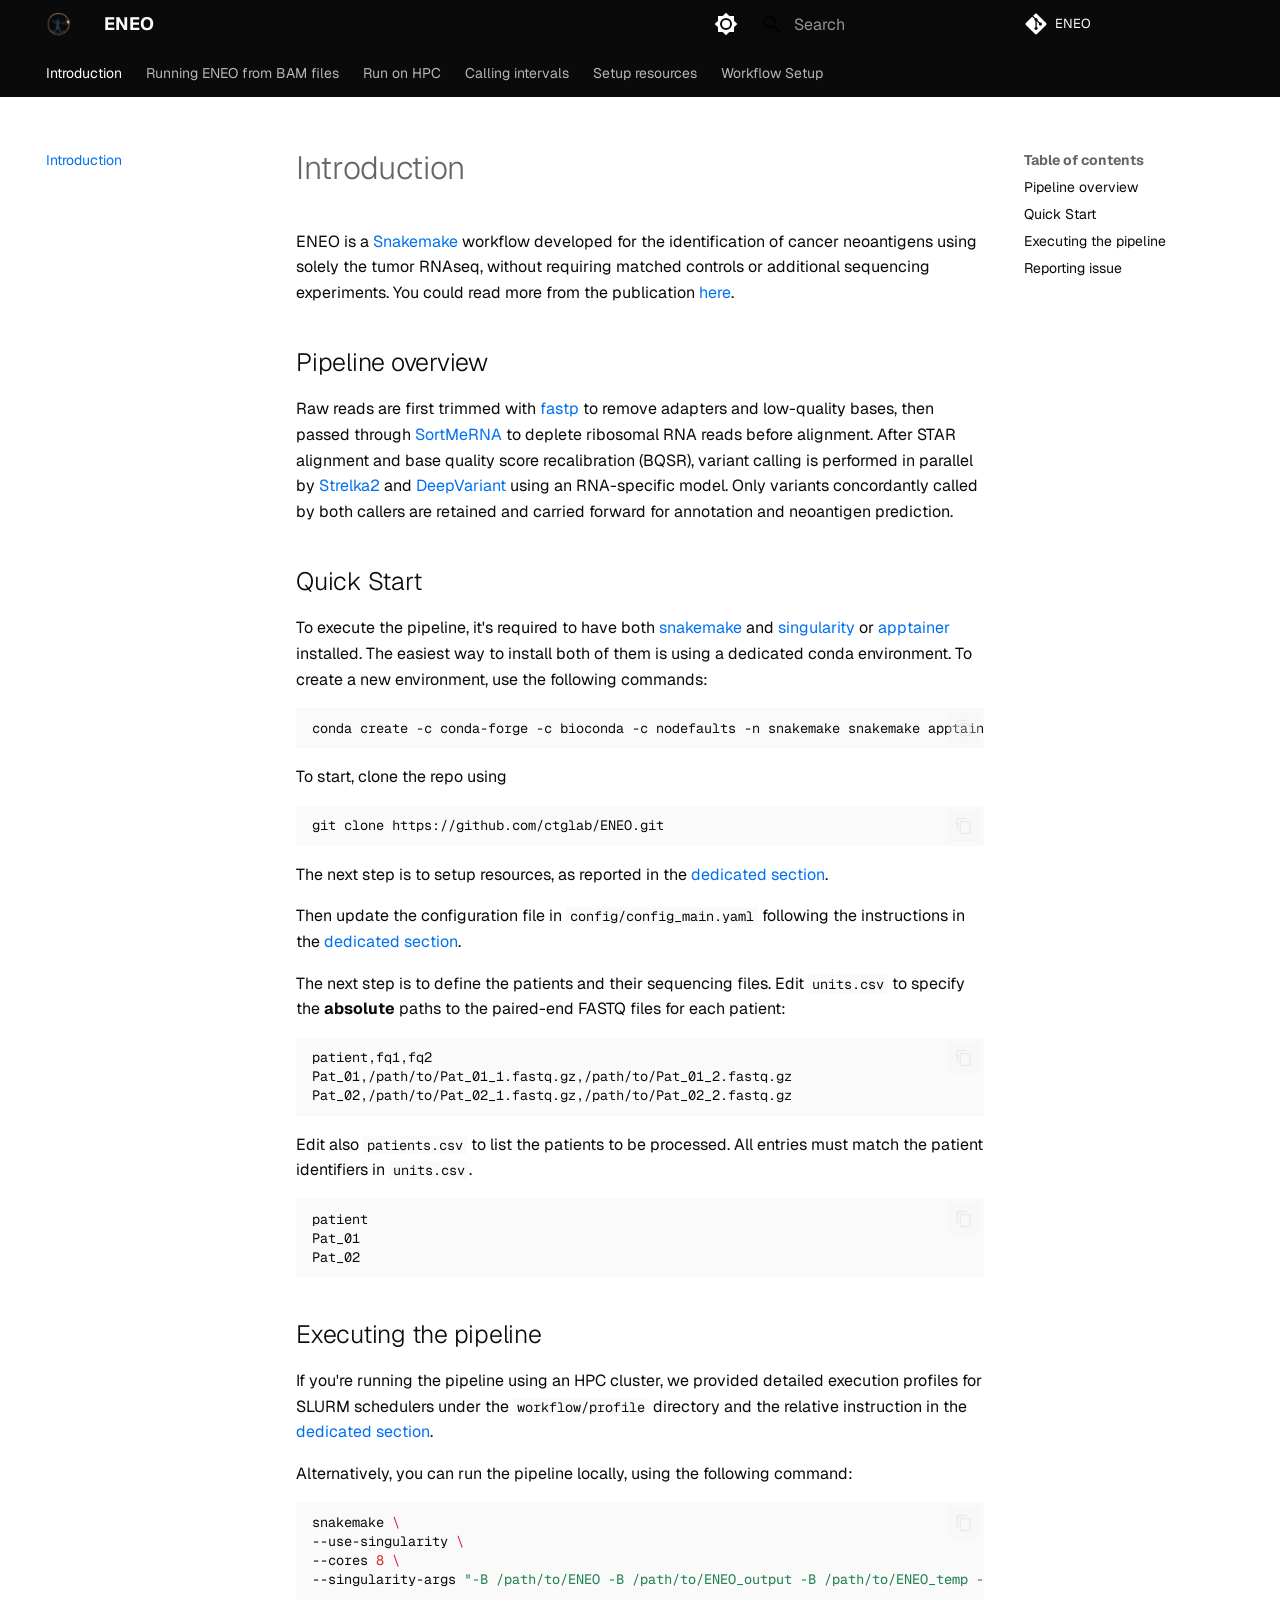
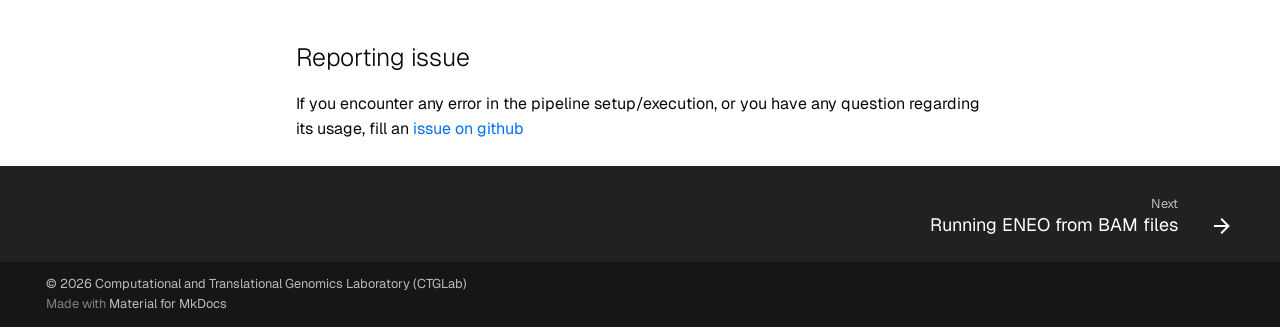
<file: index.html>
<!doctype html>
<html lang="en" class="no-js">
  <head>
    
      <meta charset="utf-8">
      <meta name="viewport" content="width=device-width,initial-scale=1">
      
      
      
        <link rel="canonical" href="https://ctglab.github.io/ENEO/">
      
      
      
        <link rel="next" href="bam_only_mode/">
      
      
        
      
      
      <link rel="icon" href="assets/eneo.png">
      <meta name="generator" content="mkdocs-1.6.1, mkdocs-material-9.7.6">
    
    
      
        <title>ENEO</title>
      
    
    
      <link rel="stylesheet" href="assets/stylesheets/main.484c7ddc.min.css">
      
        
        <link rel="stylesheet" href="assets/stylesheets/palette.ab4e12ef.min.css">
      
      


    
    
      
    
    
      
        
        
        <link rel="preconnect" href="https://fonts.gstatic.com" crossorigin>
        <link rel="stylesheet" href="https://fonts.googleapis.com/css?family=Geist:300,300i,400,400i,700,700i%7CGeist+Mono:400,400i,700,700i&display=fallback">
        <style>:root{--md-text-font:"Geist";--md-code-font:"Geist Mono"}</style>
      
    
    
      <link rel="stylesheet" href="stylesheets/extra.css">
    
    <script>__md_scope=new URL(".",location),__md_hash=e=>[...e].reduce(((e,_)=>(e<<5)-e+_.charCodeAt(0)),0),__md_get=(e,_=localStorage,t=__md_scope)=>JSON.parse(_.getItem(t.pathname+"."+e)),__md_set=(e,_,t=localStorage,a=__md_scope)=>{try{t.setItem(a.pathname+"."+e,JSON.stringify(_))}catch(e){}}</script>
    
      

    
    
  </head>
  
  
    
    
      
    
    
    
    
    <body dir="ltr" data-md-color-scheme="default" data-md-color-primary="white" data-md-color-accent="indigo">
  
    
    <input class="md-toggle" data-md-toggle="drawer" type="checkbox" id="__drawer" autocomplete="off">
    <input class="md-toggle" data-md-toggle="search" type="checkbox" id="__search" autocomplete="off">
    <label class="md-overlay" for="__drawer"></label>
    <div data-md-component="skip">
      
        
        <a href="#introduction" class="md-skip">
          Skip to content
        </a>
      
    </div>
    <div data-md-component="announce">
      
    </div>
    
    
      

<header class="md-header" data-md-component="header">
  <nav class="md-header__inner md-grid" aria-label="Header">
    <a href="." title="ENEO" class="md-header__button md-logo" aria-label="ENEO" data-md-component="logo">
      
  <img src="assets/eneo.png" alt="logo">

    </a>
    <label class="md-header__button md-icon" for="__drawer">
      
      <svg xmlns="http://www.w3.org/2000/svg" viewBox="0 0 24 24"><path d="M3 6h18v2H3zm0 5h18v2H3zm0 5h18v2H3z"/></svg>
    </label>
    <div class="md-header__title" data-md-component="header-title">
      <div class="md-header__ellipsis">
        <div class="md-header__topic">
          <span class="md-ellipsis">
            ENEO
          </span>
        </div>
        <div class="md-header__topic" data-md-component="header-topic">
          <span class="md-ellipsis">
            
              Introduction
            
          </span>
        </div>
      </div>
    </div>
    
      
        <form class="md-header__option" data-md-component="palette">
  
    
    
    
    <input class="md-option" data-md-color-media="" data-md-color-scheme="default" data-md-color-primary="white" data-md-color-accent="indigo"  aria-label="Switch to dark mode"  type="radio" name="__palette" id="__palette_0">
    
      <label class="md-header__button md-icon" title="Switch to dark mode" for="__palette_1" hidden>
        <svg xmlns="http://www.w3.org/2000/svg" viewBox="0 0 24 24"><path d="M12 8a4 4 0 0 0-4 4 4 4 0 0 0 4 4 4 4 0 0 0 4-4 4 4 0 0 0-4-4m0 10a6 6 0 0 1-6-6 6 6 0 0 1 6-6 6 6 0 0 1 6 6 6 6 0 0 1-6 6m8-9.31V4h-4.69L12 .69 8.69 4H4v4.69L.69 12 4 15.31V20h4.69L12 23.31 15.31 20H20v-4.69L23.31 12z"/></svg>
      </label>
    
  
    
    
    
    <input class="md-option" data-md-color-media="" data-md-color-scheme="slate" data-md-color-primary="black" data-md-color-accent="indigo"  aria-label="Switch to light mode"  type="radio" name="__palette" id="__palette_1">
    
      <label class="md-header__button md-icon" title="Switch to light mode" for="__palette_0" hidden>
        <svg xmlns="http://www.w3.org/2000/svg" viewBox="0 0 24 24"><path d="M12 18c-.89 0-1.74-.2-2.5-.55C11.56 16.5 13 14.42 13 12s-1.44-4.5-3.5-5.45C10.26 6.2 11.11 6 12 6a6 6 0 0 1 6 6 6 6 0 0 1-6 6m8-9.31V4h-4.69L12 .69 8.69 4H4v4.69L.69 12 4 15.31V20h4.69L12 23.31 15.31 20H20v-4.69L23.31 12z"/></svg>
      </label>
    
  
</form>
      
    
    
      <script>var palette=__md_get("__palette");if(palette&&palette.color){if("(prefers-color-scheme)"===palette.color.media){var media=matchMedia("(prefers-color-scheme: light)"),input=document.querySelector(media.matches?"[data-md-color-media='(prefers-color-scheme: light)']":"[data-md-color-media='(prefers-color-scheme: dark)']");palette.color.media=input.getAttribute("data-md-color-media"),palette.color.scheme=input.getAttribute("data-md-color-scheme"),palette.color.primary=input.getAttribute("data-md-color-primary"),palette.color.accent=input.getAttribute("data-md-color-accent")}for(var[key,value]of Object.entries(palette.color))document.body.setAttribute("data-md-color-"+key,value)}</script>
    
    
    
      
      
        <label class="md-header__button md-icon" for="__search">
          
          <svg xmlns="http://www.w3.org/2000/svg" viewBox="0 0 24 24"><path d="M9.5 3A6.5 6.5 0 0 1 16 9.5c0 1.61-.59 3.09-1.56 4.23l.27.27h.79l5 5-1.5 1.5-5-5v-.79l-.27-.27A6.52 6.52 0 0 1 9.5 16 6.5 6.5 0 0 1 3 9.5 6.5 6.5 0 0 1 9.5 3m0 2C7 5 5 7 5 9.5S7 14 9.5 14 14 12 14 9.5 12 5 9.5 5"/></svg>
        </label>
        <div class="md-search" data-md-component="search" role="dialog">
  <label class="md-search__overlay" for="__search"></label>
  <div class="md-search__inner" role="search">
    <form class="md-search__form" name="search">
      <input type="text" class="md-search__input" name="query" aria-label="Search" placeholder="Search" autocapitalize="off" autocorrect="off" autocomplete="off" spellcheck="false" data-md-component="search-query" required>
      <label class="md-search__icon md-icon" for="__search">
        
        <svg xmlns="http://www.w3.org/2000/svg" viewBox="0 0 24 24"><path d="M9.5 3A6.5 6.5 0 0 1 16 9.5c0 1.61-.59 3.09-1.56 4.23l.27.27h.79l5 5-1.5 1.5-5-5v-.79l-.27-.27A6.52 6.52 0 0 1 9.5 16 6.5 6.5 0 0 1 3 9.5 6.5 6.5 0 0 1 9.5 3m0 2C7 5 5 7 5 9.5S7 14 9.5 14 14 12 14 9.5 12 5 9.5 5"/></svg>
        
        <svg xmlns="http://www.w3.org/2000/svg" viewBox="0 0 24 24"><path d="M20 11v2H8l5.5 5.5-1.42 1.42L4.16 12l7.92-7.92L13.5 5.5 8 11z"/></svg>
      </label>
      <nav class="md-search__options" aria-label="Search">
        
        <button type="reset" class="md-search__icon md-icon" title="Clear" aria-label="Clear" tabindex="-1">
          
          <svg xmlns="http://www.w3.org/2000/svg" viewBox="0 0 24 24"><path d="M19 6.41 17.59 5 12 10.59 6.41 5 5 6.41 10.59 12 5 17.59 6.41 19 12 13.41 17.59 19 19 17.59 13.41 12z"/></svg>
        </button>
      </nav>
      
        <div class="md-search__suggest" data-md-component="search-suggest"></div>
      
    </form>
    <div class="md-search__output">
      <div class="md-search__scrollwrap" tabindex="0" data-md-scrollfix>
        <div class="md-search-result" data-md-component="search-result">
          <div class="md-search-result__meta">
            Initializing search
          </div>
          <ol class="md-search-result__list" role="presentation"></ol>
        </div>
      </div>
    </div>
  </div>
</div>
      
    
    
      <div class="md-header__source">
        <a href="https://github.com/ctglab/ENEO" title="Go to repository" class="md-source" data-md-component="source">
  <div class="md-source__icon md-icon">
    
    <svg xmlns="http://www.w3.org/2000/svg" viewBox="0 0 448 512"><!--! Font Awesome Free 7.1.0 by @fontawesome - https://fontawesome.com License - https://fontawesome.com/license/free (Icons: CC BY 4.0, Fonts: SIL OFL 1.1, Code: MIT License) Copyright 2025 Fonticons, Inc.--><path d="M439.6 236.1 244 40.5c-5.4-5.5-12.8-8.5-20.4-8.5s-15 3-20.4 8.4L162.5 81l51.5 51.5c27.1-9.1 52.7 16.8 43.4 43.7l49.7 49.7c34.2-11.8 61.2 31 35.5 56.7-26.5 26.5-70.2-2.9-56-37.3L240.3 199v121.9c25.3 12.5 22.3 41.8 9.1 55-6.4 6.4-15.2 10.1-24.3 10.1s-17.8-3.6-24.3-10.1c-17.6-17.6-11.1-46.9 11.2-56v-123c-20.8-8.5-24.6-30.7-18.6-45L142.6 101 8.5 235.1C3 240.6 0 247.9 0 255.5s3 15 8.5 20.4l195.6 195.7c5.4 5.4 12.7 8.4 20.4 8.4s15-3 20.4-8.4l194.7-194.7c5.4-5.4 8.4-12.8 8.4-20.4s-3-15-8.4-20.4"/></svg>
  </div>
  <div class="md-source__repository">
    ENEO
  </div>
</a>
      </div>
    
  </nav>
  
</header>
    
    <div class="md-container" data-md-component="container">
      
      
        
          
            
<nav class="md-tabs" aria-label="Tabs" data-md-component="tabs">
  <div class="md-grid">
    <ul class="md-tabs__list">
      
        
  
  
  
    
  
  
    <li class="md-tabs__item md-tabs__item--active">
      <a href="." class="md-tabs__link">
        
  
  
    
  
  Introduction

      </a>
    </li>
  

      
        
  
  
  
  
    <li class="md-tabs__item">
      <a href="bam_only_mode/" class="md-tabs__link">
        
  
  
    
  
  Running ENEO from BAM files

      </a>
    </li>
  

      
        
  
  
  
  
    <li class="md-tabs__item">
      <a href="hpc/" class="md-tabs__link">
        
  
  
    
  
  Run on HPC

      </a>
    </li>
  

      
        
  
  
  
  
    <li class="md-tabs__item">
      <a href="intervals/" class="md-tabs__link">
        
  
  
    
  
  Calling intervals

      </a>
    </li>
  

      
        
  
  
  
  
    <li class="md-tabs__item">
      <a href="resources/" class="md-tabs__link">
        
  
  
    
  
  Setup resources

      </a>
    </li>
  

      
        
  
  
  
  
    <li class="md-tabs__item">
      <a href="setup/" class="md-tabs__link">
        
  
  
    
  
  Workflow Setup

      </a>
    </li>
  

      
    </ul>
  </div>
</nav>
          
        
      
      <main class="md-main" data-md-component="main">
        <div class="md-main__inner md-grid">
          
            
              
              <div class="md-sidebar md-sidebar--primary" data-md-component="sidebar" data-md-type="navigation" >
                <div class="md-sidebar__scrollwrap">
                  <div class="md-sidebar__inner">
                    


  


<nav class="md-nav md-nav--primary md-nav--lifted" aria-label="Navigation" data-md-level="0">
  <label class="md-nav__title" for="__drawer">
    <a href="." title="ENEO" class="md-nav__button md-logo" aria-label="ENEO" data-md-component="logo">
      
  <img src="assets/eneo.png" alt="logo">

    </a>
    ENEO
  </label>
  
    <div class="md-nav__source">
      <a href="https://github.com/ctglab/ENEO" title="Go to repository" class="md-source" data-md-component="source">
  <div class="md-source__icon md-icon">
    
    <svg xmlns="http://www.w3.org/2000/svg" viewBox="0 0 448 512"><!--! Font Awesome Free 7.1.0 by @fontawesome - https://fontawesome.com License - https://fontawesome.com/license/free (Icons: CC BY 4.0, Fonts: SIL OFL 1.1, Code: MIT License) Copyright 2025 Fonticons, Inc.--><path d="M439.6 236.1 244 40.5c-5.4-5.5-12.8-8.5-20.4-8.5s-15 3-20.4 8.4L162.5 81l51.5 51.5c27.1-9.1 52.7 16.8 43.4 43.7l49.7 49.7c34.2-11.8 61.2 31 35.5 56.7-26.5 26.5-70.2-2.9-56-37.3L240.3 199v121.9c25.3 12.5 22.3 41.8 9.1 55-6.4 6.4-15.2 10.1-24.3 10.1s-17.8-3.6-24.3-10.1c-17.6-17.6-11.1-46.9 11.2-56v-123c-20.8-8.5-24.6-30.7-18.6-45L142.6 101 8.5 235.1C3 240.6 0 247.9 0 255.5s3 15 8.5 20.4l195.6 195.7c5.4 5.4 12.7 8.4 20.4 8.4s15-3 20.4-8.4l194.7-194.7c5.4-5.4 8.4-12.8 8.4-20.4s-3-15-8.4-20.4"/></svg>
  </div>
  <div class="md-source__repository">
    ENEO
  </div>
</a>
    </div>
  
  <ul class="md-nav__list" data-md-scrollfix>
    
      
      
  
  
    
  
  
  
    <li class="md-nav__item md-nav__item--active">
      
      <input class="md-nav__toggle md-toggle" type="checkbox" id="__toc">
      
      
        
      
      
        <label class="md-nav__link md-nav__link--active" for="__toc">
          
  
  
  <span class="md-ellipsis">
    
  
    Introduction
  

    
  </span>
  
  

          <span class="md-nav__icon md-icon"></span>
        </label>
      
      <a href="." class="md-nav__link md-nav__link--active">
        
  
  
  <span class="md-ellipsis">
    
  
    Introduction
  

    
  </span>
  
  

      </a>
      
        

<nav class="md-nav md-nav--secondary" aria-label="Table of contents">
  
  
  
    
  
  
    <label class="md-nav__title" for="__toc">
      <span class="md-nav__icon md-icon"></span>
      Table of contents
    </label>
    <ul class="md-nav__list" data-md-component="toc" data-md-scrollfix>
      
        <li class="md-nav__item">
  <a href="#pipeline-overview" class="md-nav__link">
    <span class="md-ellipsis">
      
        Pipeline overview
      
    </span>
  </a>
  
</li>
      
        <li class="md-nav__item">
  <a href="#quick-start" class="md-nav__link">
    <span class="md-ellipsis">
      
        Quick Start
      
    </span>
  </a>
  
</li>
      
        <li class="md-nav__item">
  <a href="#executing-the-pipeline" class="md-nav__link">
    <span class="md-ellipsis">
      
        Executing the pipeline
      
    </span>
  </a>
  
</li>
      
        <li class="md-nav__item">
  <a href="#reporting-issue" class="md-nav__link">
    <span class="md-ellipsis">
      
        Reporting issue
      
    </span>
  </a>
  
</li>
      
    </ul>
  
</nav>
      
    </li>
  

    
      
      
  
  
  
  
    <li class="md-nav__item">
      <a href="bam_only_mode/" class="md-nav__link">
        
  
  
  <span class="md-ellipsis">
    
  
    Running ENEO from BAM files
  

    
  </span>
  
  

      </a>
    </li>
  

    
      
      
  
  
  
  
    <li class="md-nav__item">
      <a href="hpc/" class="md-nav__link">
        
  
  
  <span class="md-ellipsis">
    
  
    Run on HPC
  

    
  </span>
  
  

      </a>
    </li>
  

    
      
      
  
  
  
  
    <li class="md-nav__item">
      <a href="intervals/" class="md-nav__link">
        
  
  
  <span class="md-ellipsis">
    
  
    Calling intervals
  

    
  </span>
  
  

      </a>
    </li>
  

    
      
      
  
  
  
  
    <li class="md-nav__item">
      <a href="resources/" class="md-nav__link">
        
  
  
  <span class="md-ellipsis">
    
  
    Setup resources
  

    
  </span>
  
  

      </a>
    </li>
  

    
      
      
  
  
  
  
    <li class="md-nav__item">
      <a href="setup/" class="md-nav__link">
        
  
  
  <span class="md-ellipsis">
    
  
    Workflow Setup
  

    
  </span>
  
  

      </a>
    </li>
  

    
  </ul>
</nav>
                  </div>
                </div>
              </div>
            
            
              
              <div class="md-sidebar md-sidebar--secondary" data-md-component="sidebar" data-md-type="toc" >
                <div class="md-sidebar__scrollwrap">
                  <div class="md-sidebar__inner">
                    

<nav class="md-nav md-nav--secondary" aria-label="Table of contents">
  
  
  
    
  
  
    <label class="md-nav__title" for="__toc">
      <span class="md-nav__icon md-icon"></span>
      Table of contents
    </label>
    <ul class="md-nav__list" data-md-component="toc" data-md-scrollfix>
      
        <li class="md-nav__item">
  <a href="#pipeline-overview" class="md-nav__link">
    <span class="md-ellipsis">
      
        Pipeline overview
      
    </span>
  </a>
  
</li>
      
        <li class="md-nav__item">
  <a href="#quick-start" class="md-nav__link">
    <span class="md-ellipsis">
      
        Quick Start
      
    </span>
  </a>
  
</li>
      
        <li class="md-nav__item">
  <a href="#executing-the-pipeline" class="md-nav__link">
    <span class="md-ellipsis">
      
        Executing the pipeline
      
    </span>
  </a>
  
</li>
      
        <li class="md-nav__item">
  <a href="#reporting-issue" class="md-nav__link">
    <span class="md-ellipsis">
      
        Reporting issue
      
    </span>
  </a>
  
</li>
      
    </ul>
  
</nav>
                  </div>
                </div>
              </div>
            
          
          
            <div class="md-content" data-md-component="content">
              
              <article class="md-content__inner md-typeset">
                
                  


  
  


<h1 id="introduction">Introduction</h1>
<p>ENEO is a <a href="https://snakemake.readthedocs.io/en/stable/">Snakemake</a> workflow developed for the identification of cancer neoantigens using solely the tumor RNAseq, without requiring matched controls or additional sequencing experiments. You could read more from the publication <a href="https://academic.oup.com/nargab/article/7/3/lqaf026/8196479">here</a>.</p>
<h2 id="pipeline-overview">Pipeline overview</h2>
<p>Raw reads are first trimmed with <a href="https://github.com/OpenGene/fastp">fastp</a> to remove adapters and low-quality bases, then passed through <a href="https://github.com/sortmerna/sortmerna">SortMeRNA</a> to deplete ribosomal RNA reads before alignment. After STAR alignment and base quality score recalibration (BQSR), variant calling is performed in parallel by <a href="https://github.com/Illumina/strelka">Strelka2</a> and <a href="https://github.com/google/deepvariant">DeepVariant</a> using an RNA-specific model. Only variants concordantly called by both callers are retained and carried forward for annotation and neoantigen prediction.</p>
<h2 id="quick-start">Quick Start</h2>
<p>To execute the pipeline, it's required to have both <a href="https://snakemake.readthedocs.io/en/stable/">snakemake</a> and <a href="https://docs.sylabs.io/guides/3.1/user-guide/index.html">singularity</a> or <a href="https://apptainer.org/docs/user/latest/">apptainer</a> installed. The easiest way to install both of them is using a dedicated conda environment. To create a new environment, use the following commands:</p>
<div class="highlight"><pre><span></span><code><a id="__codelineno-0-1" name="__codelineno-0-1" href="#__codelineno-0-1"></a>conda create -c conda-forge -c bioconda -c nodefaults -n snakemake snakemake apptainer
</code></pre></div>
<p>To start, clone the repo using </p>
<div class="highlight"><pre><span></span><code><a id="__codelineno-1-1" name="__codelineno-1-1" href="#__codelineno-1-1"></a>git clone https://github.com/ctglab/ENEO.git
</code></pre></div>
<p>The next step is to setup resources, as reported in the <a href="https://ctglab.github.io/ENEO/resources">dedicated section</a>. </p>
<p>Then update the configuration file in <code>config/config_main.yaml</code> following the instructions in the <a href="https://ctglab.github.io/ENEO/setup">dedicated section</a>.</p>
<p>The next step is to define the patients and their sequencing files. Edit <code>units.csv</code> to specify the <strong>absolute</strong> paths to the paired-end FASTQ files for each patient:</p>
<div class="highlight"><pre><span></span><code><a id="__codelineno-2-1" name="__codelineno-2-1" href="#__codelineno-2-1"></a>patient,fq1,fq2
<a id="__codelineno-2-2" name="__codelineno-2-2" href="#__codelineno-2-2"></a>Pat_01,/path/to/Pat_01_1.fastq.gz,/path/to/Pat_01_2.fastq.gz
<a id="__codelineno-2-3" name="__codelineno-2-3" href="#__codelineno-2-3"></a>Pat_02,/path/to/Pat_02_1.fastq.gz,/path/to/Pat_02_2.fastq.gz
</code></pre></div>
<p>Edit also <code>patients.csv</code> to list the patients to be processed. All entries must match the patient identifiers in <code>units.csv</code>.</p>
<div class="highlight"><pre><span></span><code><a id="__codelineno-3-1" name="__codelineno-3-1" href="#__codelineno-3-1"></a>patient
<a id="__codelineno-3-2" name="__codelineno-3-2" href="#__codelineno-3-2"></a>Pat_01
<a id="__codelineno-3-3" name="__codelineno-3-3" href="#__codelineno-3-3"></a>Pat_02
</code></pre></div>
<h2 id="executing-the-pipeline">Executing the pipeline</h2>
<p>If you're running the pipeline using an HPC cluster, we provided detailed execution profiles for SLURM schedulers under the <code>workflow/profile</code> directory and the relative instruction in the <a href="https://ctglab.github.io/ENEO/hpc">dedicated section</a>.</p>
<p>Alternatively, you can run the pipeline locally, using the following command:</p>
<div class="highlight"><pre><span></span><code><a id="__codelineno-4-1" name="__codelineno-4-1" href="#__codelineno-4-1"></a>snakemake<span class="w"> </span><span class="se">\</span>
<a id="__codelineno-4-2" name="__codelineno-4-2" href="#__codelineno-4-2"></a>--use-singularity<span class="w"> </span><span class="se">\</span>
<a id="__codelineno-4-3" name="__codelineno-4-3" href="#__codelineno-4-3"></a>--cores<span class="w"> </span><span class="m">8</span><span class="w"> </span><span class="se">\</span>
<a id="__codelineno-4-4" name="__codelineno-4-4" href="#__codelineno-4-4"></a>--singularity-args<span class="w"> </span><span class="s2">&quot;-B /path/to/ENEO -B /path/to/ENEO_output -B /path/to/ENEO_temp -B /path/to/eneo_resources --env TMPDIR=/path/to/ENEO_temp&quot;</span>
</code></pre></div>
<h2 id="reporting-issue">Reporting issue</h2>
<p>If you encounter any error in the pipeline setup/execution, or you have any question regarding its usage, fill an <a href="https://github.com/ctglab/ENEO/issues">issue on github</a> </p>












                
              </article>
            </div>
          
          
  <script>var tabs=__md_get("__tabs");if(Array.isArray(tabs))e:for(var set of document.querySelectorAll(".tabbed-set")){var labels=set.querySelector(".tabbed-labels");for(var tab of tabs)for(var label of labels.getElementsByTagName("label"))if(label.innerText.trim()===tab){var input=document.getElementById(label.htmlFor);input.checked=!0;continue e}}</script>

<script>var target=document.getElementById(location.hash.slice(1));target&&target.name&&(target.checked=target.name.startsWith("__tabbed_"))</script>
        </div>
        
          <button type="button" class="md-top md-icon" data-md-component="top" hidden>
  
  <svg xmlns="http://www.w3.org/2000/svg" viewBox="0 0 24 24"><path d="M13 20h-2V8l-5.5 5.5-1.42-1.42L12 4.16l7.92 7.92-1.42 1.42L13 8z"/></svg>
  Back to top
</button>
        
      </main>
      
        <footer class="md-footer">
  
    
      
      <nav class="md-footer__inner md-grid" aria-label="Footer" >
        
        
          
          <a href="bam_only_mode/" class="md-footer__link md-footer__link--next" aria-label="Next: Running ENEO from BAM files">
            <div class="md-footer__title">
              <span class="md-footer__direction">
                Next
              </span>
              <div class="md-ellipsis">
                Running ENEO from BAM files
              </div>
            </div>
            <div class="md-footer__button md-icon">
              
              <svg xmlns="http://www.w3.org/2000/svg" viewBox="0 0 24 24"><path d="M4 11v2h12l-5.5 5.5 1.42 1.42L19.84 12l-7.92-7.92L10.5 5.5 16 11z"/></svg>
            </div>
          </a>
        
      </nav>
    
  
  <div class="md-footer-meta md-typeset">
    <div class="md-footer-meta__inner md-grid">
      <div class="md-copyright">
  
    <div class="md-copyright__highlight">
      &copy; 2026 <a href="https://github.com/ctglab" target="_blank" rel="noopener">Computational and Translational Genomics Laboratory (CTGLab)</a>

    </div>
  
  
    Made with
    <a href="https://squidfunk.github.io/mkdocs-material/" target="_blank" rel="noopener">
      Material for MkDocs
    </a>
  
</div>
      
    </div>
  </div>
</footer>
      
    </div>
    <div class="md-dialog" data-md-component="dialog">
      <div class="md-dialog__inner md-typeset"></div>
    </div>
    
    
    
      
      
      <script id="__config" type="application/json">{"annotate": null, "base": ".", "features": ["navigation.tabs", "navigation.sections", "navigation.footer", "navigation.top", "search.suggest", "search.highlight", "content.tabs.link", "content.code.annotation", "content.code.copy"], "search": "assets/javascripts/workers/search.2c215733.min.js", "tags": null, "translations": {"clipboard.copied": "Copied to clipboard", "clipboard.copy": "Copy to clipboard", "search.result.more.one": "1 more on this page", "search.result.more.other": "# more on this page", "search.result.none": "No matching documents", "search.result.one": "1 matching document", "search.result.other": "# matching documents", "search.result.placeholder": "Type to start searching", "search.result.term.missing": "Missing", "select.version": "Select version"}, "version": null}</script>
    
    
      <script src="assets/javascripts/bundle.79ae519e.min.js"></script>
      
    
  </body>
</html>
</file>
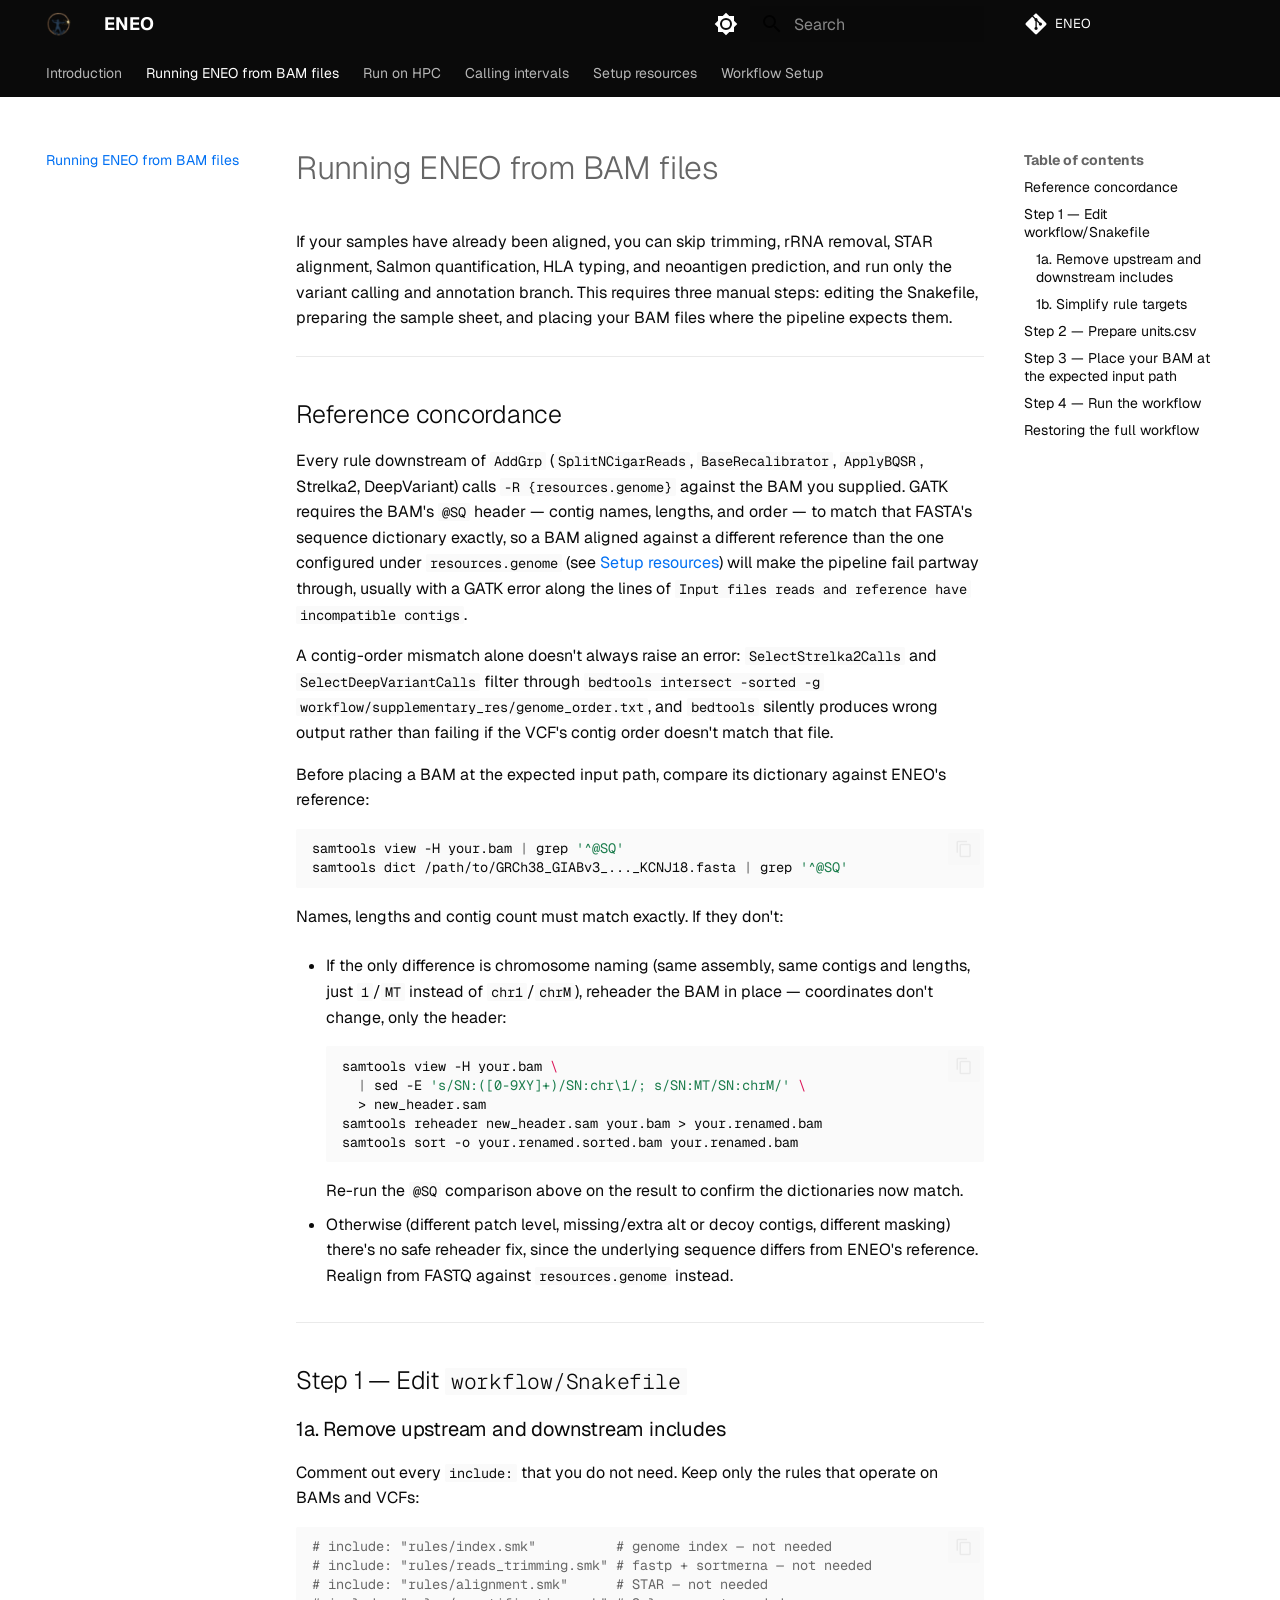
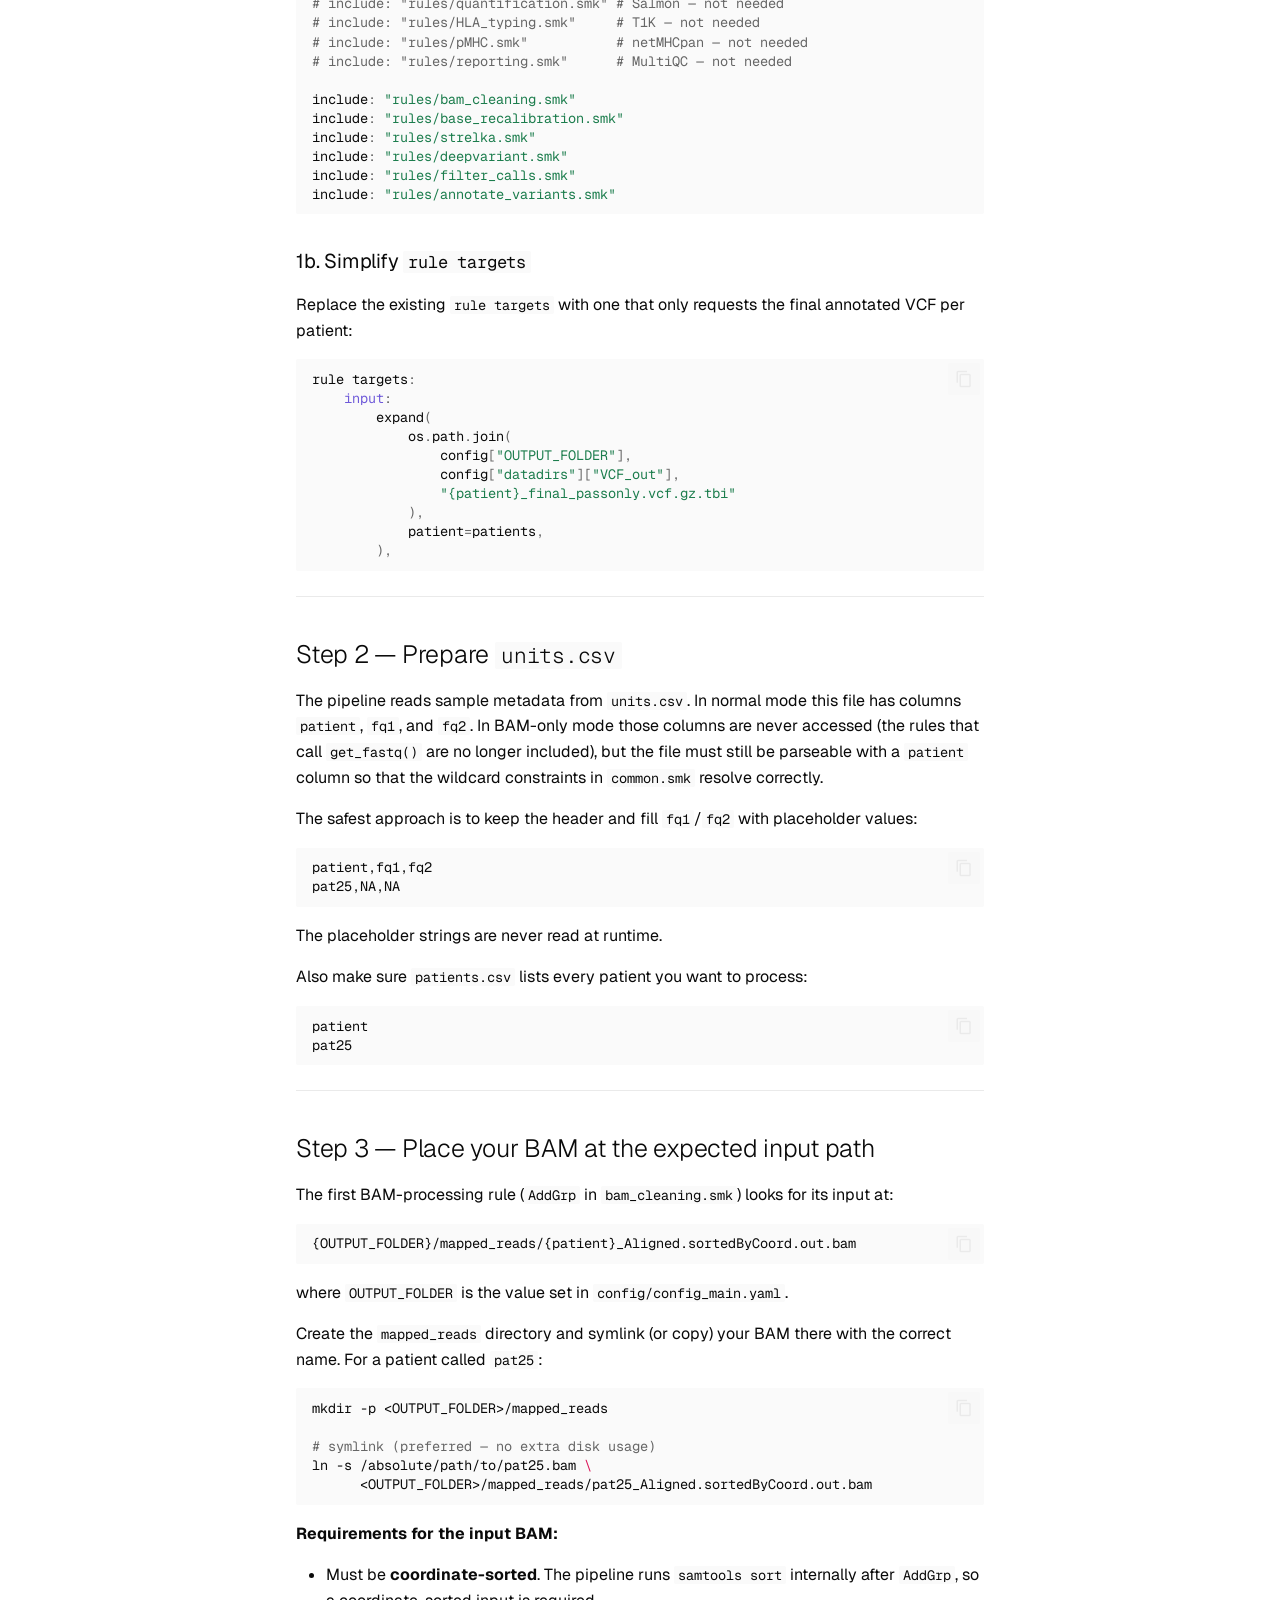
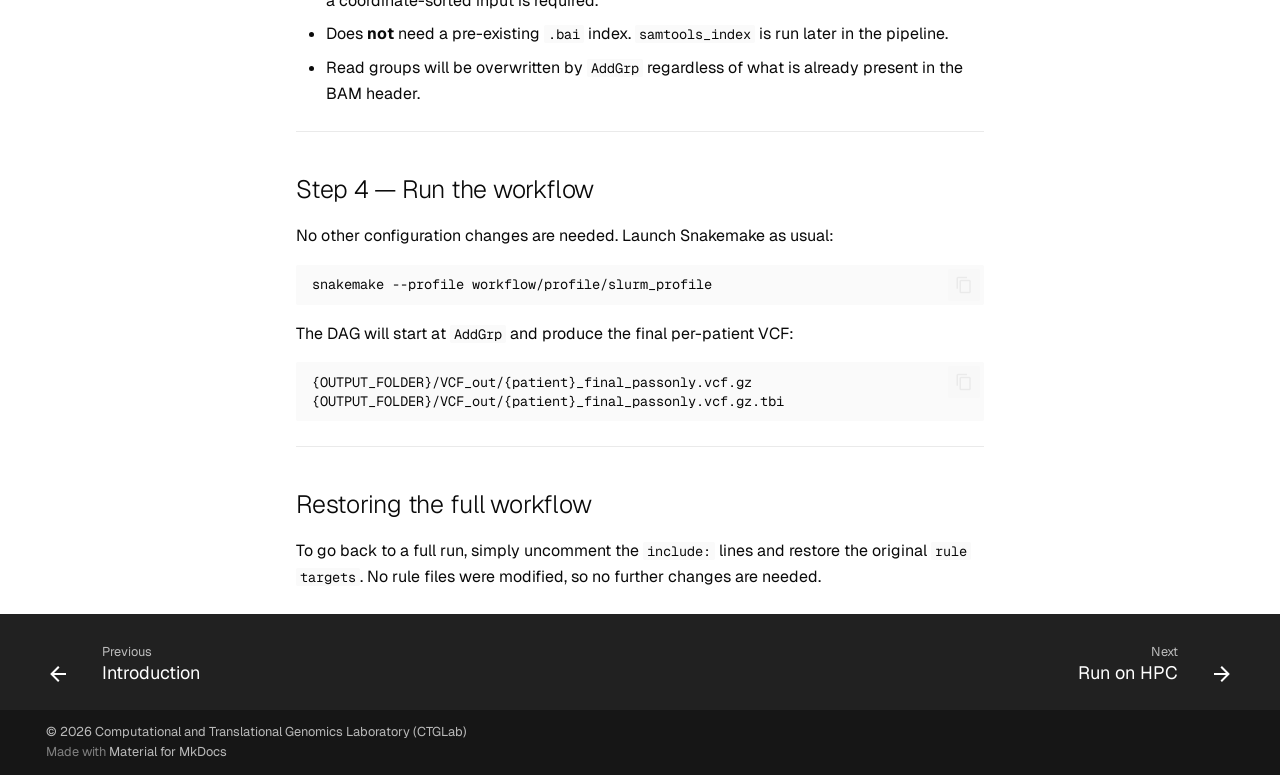
<file: bam_only_mode/index.html>
<!doctype html>
<html lang="en" class="no-js">
  <head>
    
      <meta charset="utf-8">
      <meta name="viewport" content="width=device-width,initial-scale=1">
      
      
      
        <link rel="canonical" href="https://ctglab.github.io/ENEO/bam_only_mode/">
      
      
        <link rel="prev" href="..">
      
      
        <link rel="next" href="../hpc/">
      
      
        
      
      
      <link rel="icon" href="../assets/eneo.png">
      <meta name="generator" content="mkdocs-1.6.1, mkdocs-material-9.7.6">
    
    
      
        <title>Running ENEO from BAM files - ENEO</title>
      
    
    
      <link rel="stylesheet" href="../assets/stylesheets/main.484c7ddc.min.css">
      
        
        <link rel="stylesheet" href="../assets/stylesheets/palette.ab4e12ef.min.css">
      
      


    
    
      
    
    
      
        
        
        <link rel="preconnect" href="https://fonts.gstatic.com" crossorigin>
        <link rel="stylesheet" href="https://fonts.googleapis.com/css?family=Geist:300,300i,400,400i,700,700i%7CGeist+Mono:400,400i,700,700i&display=fallback">
        <style>:root{--md-text-font:"Geist";--md-code-font:"Geist Mono"}</style>
      
    
    
      <link rel="stylesheet" href="../stylesheets/extra.css">
    
    <script>__md_scope=new URL("..",location),__md_hash=e=>[...e].reduce(((e,_)=>(e<<5)-e+_.charCodeAt(0)),0),__md_get=(e,_=localStorage,t=__md_scope)=>JSON.parse(_.getItem(t.pathname+"."+e)),__md_set=(e,_,t=localStorage,a=__md_scope)=>{try{t.setItem(a.pathname+"."+e,JSON.stringify(_))}catch(e){}}</script>
    
      

    
    
  </head>
  
  
    
    
      
    
    
    
    
    <body dir="ltr" data-md-color-scheme="default" data-md-color-primary="white" data-md-color-accent="indigo">
  
    
    <input class="md-toggle" data-md-toggle="drawer" type="checkbox" id="__drawer" autocomplete="off">
    <input class="md-toggle" data-md-toggle="search" type="checkbox" id="__search" autocomplete="off">
    <label class="md-overlay" for="__drawer"></label>
    <div data-md-component="skip">
      
        
        <a href="#running-eneo-from-bam-files" class="md-skip">
          Skip to content
        </a>
      
    </div>
    <div data-md-component="announce">
      
    </div>
    
    
      

<header class="md-header" data-md-component="header">
  <nav class="md-header__inner md-grid" aria-label="Header">
    <a href=".." title="ENEO" class="md-header__button md-logo" aria-label="ENEO" data-md-component="logo">
      
  <img src="../assets/eneo.png" alt="logo">

    </a>
    <label class="md-header__button md-icon" for="__drawer">
      
      <svg xmlns="http://www.w3.org/2000/svg" viewBox="0 0 24 24"><path d="M3 6h18v2H3zm0 5h18v2H3zm0 5h18v2H3z"/></svg>
    </label>
    <div class="md-header__title" data-md-component="header-title">
      <div class="md-header__ellipsis">
        <div class="md-header__topic">
          <span class="md-ellipsis">
            ENEO
          </span>
        </div>
        <div class="md-header__topic" data-md-component="header-topic">
          <span class="md-ellipsis">
            
              Running ENEO from BAM files
            
          </span>
        </div>
      </div>
    </div>
    
      
        <form class="md-header__option" data-md-component="palette">
  
    
    
    
    <input class="md-option" data-md-color-media="" data-md-color-scheme="default" data-md-color-primary="white" data-md-color-accent="indigo"  aria-label="Switch to dark mode"  type="radio" name="__palette" id="__palette_0">
    
      <label class="md-header__button md-icon" title="Switch to dark mode" for="__palette_1" hidden>
        <svg xmlns="http://www.w3.org/2000/svg" viewBox="0 0 24 24"><path d="M12 8a4 4 0 0 0-4 4 4 4 0 0 0 4 4 4 4 0 0 0 4-4 4 4 0 0 0-4-4m0 10a6 6 0 0 1-6-6 6 6 0 0 1 6-6 6 6 0 0 1 6 6 6 6 0 0 1-6 6m8-9.31V4h-4.69L12 .69 8.69 4H4v4.69L.69 12 4 15.31V20h4.69L12 23.31 15.31 20H20v-4.69L23.31 12z"/></svg>
      </label>
    
  
    
    
    
    <input class="md-option" data-md-color-media="" data-md-color-scheme="slate" data-md-color-primary="black" data-md-color-accent="indigo"  aria-label="Switch to light mode"  type="radio" name="__palette" id="__palette_1">
    
      <label class="md-header__button md-icon" title="Switch to light mode" for="__palette_0" hidden>
        <svg xmlns="http://www.w3.org/2000/svg" viewBox="0 0 24 24"><path d="M12 18c-.89 0-1.74-.2-2.5-.55C11.56 16.5 13 14.42 13 12s-1.44-4.5-3.5-5.45C10.26 6.2 11.11 6 12 6a6 6 0 0 1 6 6 6 6 0 0 1-6 6m8-9.31V4h-4.69L12 .69 8.69 4H4v4.69L.69 12 4 15.31V20h4.69L12 23.31 15.31 20H20v-4.69L23.31 12z"/></svg>
      </label>
    
  
</form>
      
    
    
      <script>var palette=__md_get("__palette");if(palette&&palette.color){if("(prefers-color-scheme)"===palette.color.media){var media=matchMedia("(prefers-color-scheme: light)"),input=document.querySelector(media.matches?"[data-md-color-media='(prefers-color-scheme: light)']":"[data-md-color-media='(prefers-color-scheme: dark)']");palette.color.media=input.getAttribute("data-md-color-media"),palette.color.scheme=input.getAttribute("data-md-color-scheme"),palette.color.primary=input.getAttribute("data-md-color-primary"),palette.color.accent=input.getAttribute("data-md-color-accent")}for(var[key,value]of Object.entries(palette.color))document.body.setAttribute("data-md-color-"+key,value)}</script>
    
    
    
      
      
        <label class="md-header__button md-icon" for="__search">
          
          <svg xmlns="http://www.w3.org/2000/svg" viewBox="0 0 24 24"><path d="M9.5 3A6.5 6.5 0 0 1 16 9.5c0 1.61-.59 3.09-1.56 4.23l.27.27h.79l5 5-1.5 1.5-5-5v-.79l-.27-.27A6.52 6.52 0 0 1 9.5 16 6.5 6.5 0 0 1 3 9.5 6.5 6.5 0 0 1 9.5 3m0 2C7 5 5 7 5 9.5S7 14 9.5 14 14 12 14 9.5 12 5 9.5 5"/></svg>
        </label>
        <div class="md-search" data-md-component="search" role="dialog">
  <label class="md-search__overlay" for="__search"></label>
  <div class="md-search__inner" role="search">
    <form class="md-search__form" name="search">
      <input type="text" class="md-search__input" name="query" aria-label="Search" placeholder="Search" autocapitalize="off" autocorrect="off" autocomplete="off" spellcheck="false" data-md-component="search-query" required>
      <label class="md-search__icon md-icon" for="__search">
        
        <svg xmlns="http://www.w3.org/2000/svg" viewBox="0 0 24 24"><path d="M9.5 3A6.5 6.5 0 0 1 16 9.5c0 1.61-.59 3.09-1.56 4.23l.27.27h.79l5 5-1.5 1.5-5-5v-.79l-.27-.27A6.52 6.52 0 0 1 9.5 16 6.5 6.5 0 0 1 3 9.5 6.5 6.5 0 0 1 9.5 3m0 2C7 5 5 7 5 9.5S7 14 9.5 14 14 12 14 9.5 12 5 9.5 5"/></svg>
        
        <svg xmlns="http://www.w3.org/2000/svg" viewBox="0 0 24 24"><path d="M20 11v2H8l5.5 5.5-1.42 1.42L4.16 12l7.92-7.92L13.5 5.5 8 11z"/></svg>
      </label>
      <nav class="md-search__options" aria-label="Search">
        
        <button type="reset" class="md-search__icon md-icon" title="Clear" aria-label="Clear" tabindex="-1">
          
          <svg xmlns="http://www.w3.org/2000/svg" viewBox="0 0 24 24"><path d="M19 6.41 17.59 5 12 10.59 6.41 5 5 6.41 10.59 12 5 17.59 6.41 19 12 13.41 17.59 19 19 17.59 13.41 12z"/></svg>
        </button>
      </nav>
      
        <div class="md-search__suggest" data-md-component="search-suggest"></div>
      
    </form>
    <div class="md-search__output">
      <div class="md-search__scrollwrap" tabindex="0" data-md-scrollfix>
        <div class="md-search-result" data-md-component="search-result">
          <div class="md-search-result__meta">
            Initializing search
          </div>
          <ol class="md-search-result__list" role="presentation"></ol>
        </div>
      </div>
    </div>
  </div>
</div>
      
    
    
      <div class="md-header__source">
        <a href="https://github.com/ctglab/ENEO" title="Go to repository" class="md-source" data-md-component="source">
  <div class="md-source__icon md-icon">
    
    <svg xmlns="http://www.w3.org/2000/svg" viewBox="0 0 448 512"><!--! Font Awesome Free 7.1.0 by @fontawesome - https://fontawesome.com License - https://fontawesome.com/license/free (Icons: CC BY 4.0, Fonts: SIL OFL 1.1, Code: MIT License) Copyright 2025 Fonticons, Inc.--><path d="M439.6 236.1 244 40.5c-5.4-5.5-12.8-8.5-20.4-8.5s-15 3-20.4 8.4L162.5 81l51.5 51.5c27.1-9.1 52.7 16.8 43.4 43.7l49.7 49.7c34.2-11.8 61.2 31 35.5 56.7-26.5 26.5-70.2-2.9-56-37.3L240.3 199v121.9c25.3 12.5 22.3 41.8 9.1 55-6.4 6.4-15.2 10.1-24.3 10.1s-17.8-3.6-24.3-10.1c-17.6-17.6-11.1-46.9 11.2-56v-123c-20.8-8.5-24.6-30.7-18.6-45L142.6 101 8.5 235.1C3 240.6 0 247.9 0 255.5s3 15 8.5 20.4l195.6 195.7c5.4 5.4 12.7 8.4 20.4 8.4s15-3 20.4-8.4l194.7-194.7c5.4-5.4 8.4-12.8 8.4-20.4s-3-15-8.4-20.4"/></svg>
  </div>
  <div class="md-source__repository">
    ENEO
  </div>
</a>
      </div>
    
  </nav>
  
</header>
    
    <div class="md-container" data-md-component="container">
      
      
        
          
            
<nav class="md-tabs" aria-label="Tabs" data-md-component="tabs">
  <div class="md-grid">
    <ul class="md-tabs__list">
      
        
  
  
  
  
    <li class="md-tabs__item">
      <a href=".." class="md-tabs__link">
        
  
  
    
  
  Introduction

      </a>
    </li>
  

      
        
  
  
  
    
  
  
    <li class="md-tabs__item md-tabs__item--active">
      <a href="./" class="md-tabs__link">
        
  
  
    
  
  Running ENEO from BAM files

      </a>
    </li>
  

      
        
  
  
  
  
    <li class="md-tabs__item">
      <a href="../hpc/" class="md-tabs__link">
        
  
  
    
  
  Run on HPC

      </a>
    </li>
  

      
        
  
  
  
  
    <li class="md-tabs__item">
      <a href="../intervals/" class="md-tabs__link">
        
  
  
    
  
  Calling intervals

      </a>
    </li>
  

      
        
  
  
  
  
    <li class="md-tabs__item">
      <a href="../resources/" class="md-tabs__link">
        
  
  
    
  
  Setup resources

      </a>
    </li>
  

      
        
  
  
  
  
    <li class="md-tabs__item">
      <a href="../setup/" class="md-tabs__link">
        
  
  
    
  
  Workflow Setup

      </a>
    </li>
  

      
    </ul>
  </div>
</nav>
          
        
      
      <main class="md-main" data-md-component="main">
        <div class="md-main__inner md-grid">
          
            
              
              <div class="md-sidebar md-sidebar--primary" data-md-component="sidebar" data-md-type="navigation" >
                <div class="md-sidebar__scrollwrap">
                  <div class="md-sidebar__inner">
                    


  


<nav class="md-nav md-nav--primary md-nav--lifted" aria-label="Navigation" data-md-level="0">
  <label class="md-nav__title" for="__drawer">
    <a href=".." title="ENEO" class="md-nav__button md-logo" aria-label="ENEO" data-md-component="logo">
      
  <img src="../assets/eneo.png" alt="logo">

    </a>
    ENEO
  </label>
  
    <div class="md-nav__source">
      <a href="https://github.com/ctglab/ENEO" title="Go to repository" class="md-source" data-md-component="source">
  <div class="md-source__icon md-icon">
    
    <svg xmlns="http://www.w3.org/2000/svg" viewBox="0 0 448 512"><!--! Font Awesome Free 7.1.0 by @fontawesome - https://fontawesome.com License - https://fontawesome.com/license/free (Icons: CC BY 4.0, Fonts: SIL OFL 1.1, Code: MIT License) Copyright 2025 Fonticons, Inc.--><path d="M439.6 236.1 244 40.5c-5.4-5.5-12.8-8.5-20.4-8.5s-15 3-20.4 8.4L162.5 81l51.5 51.5c27.1-9.1 52.7 16.8 43.4 43.7l49.7 49.7c34.2-11.8 61.2 31 35.5 56.7-26.5 26.5-70.2-2.9-56-37.3L240.3 199v121.9c25.3 12.5 22.3 41.8 9.1 55-6.4 6.4-15.2 10.1-24.3 10.1s-17.8-3.6-24.3-10.1c-17.6-17.6-11.1-46.9 11.2-56v-123c-20.8-8.5-24.6-30.7-18.6-45L142.6 101 8.5 235.1C3 240.6 0 247.9 0 255.5s3 15 8.5 20.4l195.6 195.7c5.4 5.4 12.7 8.4 20.4 8.4s15-3 20.4-8.4l194.7-194.7c5.4-5.4 8.4-12.8 8.4-20.4s-3-15-8.4-20.4"/></svg>
  </div>
  <div class="md-source__repository">
    ENEO
  </div>
</a>
    </div>
  
  <ul class="md-nav__list" data-md-scrollfix>
    
      
      
  
  
  
  
    <li class="md-nav__item">
      <a href=".." class="md-nav__link">
        
  
  
  <span class="md-ellipsis">
    
  
    Introduction
  

    
  </span>
  
  

      </a>
    </li>
  

    
      
      
  
  
    
  
  
  
    <li class="md-nav__item md-nav__item--active">
      
      <input class="md-nav__toggle md-toggle" type="checkbox" id="__toc">
      
      
        
      
      
        <label class="md-nav__link md-nav__link--active" for="__toc">
          
  
  
  <span class="md-ellipsis">
    
  
    Running ENEO from BAM files
  

    
  </span>
  
  

          <span class="md-nav__icon md-icon"></span>
        </label>
      
      <a href="./" class="md-nav__link md-nav__link--active">
        
  
  
  <span class="md-ellipsis">
    
  
    Running ENEO from BAM files
  

    
  </span>
  
  

      </a>
      
        

<nav class="md-nav md-nav--secondary" aria-label="Table of contents">
  
  
  
    
  
  
    <label class="md-nav__title" for="__toc">
      <span class="md-nav__icon md-icon"></span>
      Table of contents
    </label>
    <ul class="md-nav__list" data-md-component="toc" data-md-scrollfix>
      
        <li class="md-nav__item">
  <a href="#reference-concordance" class="md-nav__link">
    <span class="md-ellipsis">
      
        Reference concordance
      
    </span>
  </a>
  
</li>
      
        <li class="md-nav__item">
  <a href="#step-1-edit-workflowsnakefile" class="md-nav__link">
    <span class="md-ellipsis">
      
        Step 1 — Edit workflow/Snakefile
      
    </span>
  </a>
  
    <nav class="md-nav" aria-label="Step 1 — Edit workflow/Snakefile">
      <ul class="md-nav__list">
        
          <li class="md-nav__item">
  <a href="#1a-remove-upstream-and-downstream-includes" class="md-nav__link">
    <span class="md-ellipsis">
      
        1a. Remove upstream and downstream includes
      
    </span>
  </a>
  
</li>
        
          <li class="md-nav__item">
  <a href="#1b-simplify-rule-targets" class="md-nav__link">
    <span class="md-ellipsis">
      
        1b. Simplify rule targets
      
    </span>
  </a>
  
</li>
        
      </ul>
    </nav>
  
</li>
      
        <li class="md-nav__item">
  <a href="#step-2-prepare-unitscsv" class="md-nav__link">
    <span class="md-ellipsis">
      
        Step 2 — Prepare units.csv
      
    </span>
  </a>
  
</li>
      
        <li class="md-nav__item">
  <a href="#step-3-place-your-bam-at-the-expected-input-path" class="md-nav__link">
    <span class="md-ellipsis">
      
        Step 3 — Place your BAM at the expected input path
      
    </span>
  </a>
  
</li>
      
        <li class="md-nav__item">
  <a href="#step-4-run-the-workflow" class="md-nav__link">
    <span class="md-ellipsis">
      
        Step 4 — Run the workflow
      
    </span>
  </a>
  
</li>
      
        <li class="md-nav__item">
  <a href="#restoring-the-full-workflow" class="md-nav__link">
    <span class="md-ellipsis">
      
        Restoring the full workflow
      
    </span>
  </a>
  
</li>
      
    </ul>
  
</nav>
      
    </li>
  

    
      
      
  
  
  
  
    <li class="md-nav__item">
      <a href="../hpc/" class="md-nav__link">
        
  
  
  <span class="md-ellipsis">
    
  
    Run on HPC
  

    
  </span>
  
  

      </a>
    </li>
  

    
      
      
  
  
  
  
    <li class="md-nav__item">
      <a href="../intervals/" class="md-nav__link">
        
  
  
  <span class="md-ellipsis">
    
  
    Calling intervals
  

    
  </span>
  
  

      </a>
    </li>
  

    
      
      
  
  
  
  
    <li class="md-nav__item">
      <a href="../resources/" class="md-nav__link">
        
  
  
  <span class="md-ellipsis">
    
  
    Setup resources
  

    
  </span>
  
  

      </a>
    </li>
  

    
      
      
  
  
  
  
    <li class="md-nav__item">
      <a href="../setup/" class="md-nav__link">
        
  
  
  <span class="md-ellipsis">
    
  
    Workflow Setup
  

    
  </span>
  
  

      </a>
    </li>
  

    
  </ul>
</nav>
                  </div>
                </div>
              </div>
            
            
              
              <div class="md-sidebar md-sidebar--secondary" data-md-component="sidebar" data-md-type="toc" >
                <div class="md-sidebar__scrollwrap">
                  <div class="md-sidebar__inner">
                    

<nav class="md-nav md-nav--secondary" aria-label="Table of contents">
  
  
  
    
  
  
    <label class="md-nav__title" for="__toc">
      <span class="md-nav__icon md-icon"></span>
      Table of contents
    </label>
    <ul class="md-nav__list" data-md-component="toc" data-md-scrollfix>
      
        <li class="md-nav__item">
  <a href="#reference-concordance" class="md-nav__link">
    <span class="md-ellipsis">
      
        Reference concordance
      
    </span>
  </a>
  
</li>
      
        <li class="md-nav__item">
  <a href="#step-1-edit-workflowsnakefile" class="md-nav__link">
    <span class="md-ellipsis">
      
        Step 1 — Edit workflow/Snakefile
      
    </span>
  </a>
  
    <nav class="md-nav" aria-label="Step 1 — Edit workflow/Snakefile">
      <ul class="md-nav__list">
        
          <li class="md-nav__item">
  <a href="#1a-remove-upstream-and-downstream-includes" class="md-nav__link">
    <span class="md-ellipsis">
      
        1a. Remove upstream and downstream includes
      
    </span>
  </a>
  
</li>
        
          <li class="md-nav__item">
  <a href="#1b-simplify-rule-targets" class="md-nav__link">
    <span class="md-ellipsis">
      
        1b. Simplify rule targets
      
    </span>
  </a>
  
</li>
        
      </ul>
    </nav>
  
</li>
      
        <li class="md-nav__item">
  <a href="#step-2-prepare-unitscsv" class="md-nav__link">
    <span class="md-ellipsis">
      
        Step 2 — Prepare units.csv
      
    </span>
  </a>
  
</li>
      
        <li class="md-nav__item">
  <a href="#step-3-place-your-bam-at-the-expected-input-path" class="md-nav__link">
    <span class="md-ellipsis">
      
        Step 3 — Place your BAM at the expected input path
      
    </span>
  </a>
  
</li>
      
        <li class="md-nav__item">
  <a href="#step-4-run-the-workflow" class="md-nav__link">
    <span class="md-ellipsis">
      
        Step 4 — Run the workflow
      
    </span>
  </a>
  
</li>
      
        <li class="md-nav__item">
  <a href="#restoring-the-full-workflow" class="md-nav__link">
    <span class="md-ellipsis">
      
        Restoring the full workflow
      
    </span>
  </a>
  
</li>
      
    </ul>
  
</nav>
                  </div>
                </div>
              </div>
            
          
          
            <div class="md-content" data-md-component="content">
              
              <article class="md-content__inner md-typeset">
                
                  


  
  


<h1 id="running-eneo-from-bam-files">Running ENEO from BAM files</h1>
<p>If your samples have already been aligned, you can skip trimming, rRNA removal, STAR
alignment, Salmon quantification, HLA typing, and neoantigen prediction, and run only
the variant calling and annotation branch. This requires three manual steps: editing
the Snakefile, preparing the sample sheet, and placing your BAM files where the
pipeline expects them.</p>
<hr />
<h2 id="reference-concordance">Reference concordance</h2>
<p>Every rule downstream of <code>AddGrp</code> (<code>SplitNCigarReads</code>, <code>BaseRecalibrator</code>, <code>ApplyBQSR</code>,
Strelka2, DeepVariant) calls <code>-R {resources.genome}</code> against the BAM you supplied. GATK
requires the BAM's <code>@SQ</code> header — contig names, lengths, and order — to match that
FASTA's sequence dictionary exactly, so a BAM aligned against a different reference than
the one configured under <code>resources.genome</code> (see <a href="../resources/">Setup resources</a>) will
make the pipeline fail partway through, usually with a GATK error along the lines of
<code>Input files reads and reference have incompatible contigs</code>.</p>
<p>A contig-order mismatch alone doesn't always raise an error: <code>SelectStrelka2Calls</code> and
<code>SelectDeepVariantCalls</code> filter through <code>bedtools intersect -sorted -g
workflow/supplementary_res/genome_order.txt</code>, and <code>bedtools</code> silently produces wrong
output rather than failing if the VCF's contig order doesn't match that file.</p>
<p>Before placing a BAM at the expected input path, compare its dictionary against ENEO's
reference:</p>
<div class="highlight"><pre><span></span><code><a id="__codelineno-0-1" name="__codelineno-0-1" href="#__codelineno-0-1"></a>samtools<span class="w"> </span>view<span class="w"> </span>-H<span class="w"> </span>your.bam<span class="w"> </span><span class="p">|</span><span class="w"> </span>grep<span class="w"> </span><span class="s1">&#39;^@SQ&#39;</span>
<a id="__codelineno-0-2" name="__codelineno-0-2" href="#__codelineno-0-2"></a>samtools<span class="w"> </span>dict<span class="w"> </span>/path/to/GRCh38_GIABv3_..._KCNJ18.fasta<span class="w"> </span><span class="p">|</span><span class="w"> </span>grep<span class="w"> </span><span class="s1">&#39;^@SQ&#39;</span>
</code></pre></div>
<p>Names, lengths and contig count must match exactly. If they don't:</p>
<ul>
<li>
<p>If the only difference is chromosome naming (same assembly, same contigs and lengths,
  just <code>1</code>/<code>MT</code> instead of <code>chr1</code>/<code>chrM</code>), reheader the BAM in place — coordinates don't
  change, only the header:</p>
<div class="highlight"><pre><span></span><code><a id="__codelineno-1-1" name="__codelineno-1-1" href="#__codelineno-1-1"></a>samtools<span class="w"> </span>view<span class="w"> </span>-H<span class="w"> </span>your.bam<span class="w"> </span><span class="se">\</span>
<a id="__codelineno-1-2" name="__codelineno-1-2" href="#__codelineno-1-2"></a><span class="w">  </span><span class="p">|</span><span class="w"> </span>sed<span class="w"> </span>-E<span class="w"> </span><span class="s1">&#39;s/SN:([0-9XY]+)/SN:chr\1/; s/SN:MT/SN:chrM/&#39;</span><span class="w"> </span><span class="se">\</span>
<a id="__codelineno-1-3" name="__codelineno-1-3" href="#__codelineno-1-3"></a><span class="w">  </span>&gt;<span class="w"> </span>new_header.sam
<a id="__codelineno-1-4" name="__codelineno-1-4" href="#__codelineno-1-4"></a>samtools<span class="w"> </span>reheader<span class="w"> </span>new_header.sam<span class="w"> </span>your.bam<span class="w"> </span>&gt;<span class="w"> </span>your.renamed.bam
<a id="__codelineno-1-5" name="__codelineno-1-5" href="#__codelineno-1-5"></a>samtools<span class="w"> </span>sort<span class="w"> </span>-o<span class="w"> </span>your.renamed.sorted.bam<span class="w"> </span>your.renamed.bam
</code></pre></div>
<p>Re-run the <code>@SQ</code> comparison above on the result to confirm the dictionaries now
match.</p>
</li>
<li>
<p>Otherwise (different patch level, missing/extra alt or decoy contigs, different
  masking) there's no safe reheader fix, since the underlying sequence differs from
  ENEO's reference. Realign from FASTQ against <code>resources.genome</code> instead.</p>
</li>
</ul>
<hr />
<h2 id="step-1-edit-workflowsnakefile">Step 1 — Edit <code>workflow/Snakefile</code></h2>
<h3 id="1a-remove-upstream-and-downstream-includes">1a. Remove upstream and downstream includes</h3>
<p>Comment out every <code>include:</code> that you do not need. Keep only the rules that operate
on BAMs and VCFs:</p>
<div class="highlight"><pre><span></span><code><a id="__codelineno-2-1" name="__codelineno-2-1" href="#__codelineno-2-1"></a><span class="c1"># include: &quot;rules/index.smk&quot;          # genome index — not needed</span>
<a id="__codelineno-2-2" name="__codelineno-2-2" href="#__codelineno-2-2"></a><span class="c1"># include: &quot;rules/reads_trimming.smk&quot; # fastp + sortmerna — not needed</span>
<a id="__codelineno-2-3" name="__codelineno-2-3" href="#__codelineno-2-3"></a><span class="c1"># include: &quot;rules/alignment.smk&quot;      # STAR — not needed</span>
<a id="__codelineno-2-4" name="__codelineno-2-4" href="#__codelineno-2-4"></a><span class="c1"># include: &quot;rules/quantification.smk&quot; # Salmon — not needed</span>
<a id="__codelineno-2-5" name="__codelineno-2-5" href="#__codelineno-2-5"></a><span class="c1"># include: &quot;rules/HLA_typing.smk&quot;     # T1K — not needed</span>
<a id="__codelineno-2-6" name="__codelineno-2-6" href="#__codelineno-2-6"></a><span class="c1"># include: &quot;rules/pMHC.smk&quot;           # netMHCpan — not needed</span>
<a id="__codelineno-2-7" name="__codelineno-2-7" href="#__codelineno-2-7"></a><span class="c1"># include: &quot;rules/reporting.smk&quot;      # MultiQC — not needed</span>
<a id="__codelineno-2-8" name="__codelineno-2-8" href="#__codelineno-2-8"></a>
<a id="__codelineno-2-9" name="__codelineno-2-9" href="#__codelineno-2-9"></a><span class="n">include</span><span class="p">:</span> <span class="s2">&quot;rules/bam_cleaning.smk&quot;</span>
<a id="__codelineno-2-10" name="__codelineno-2-10" href="#__codelineno-2-10"></a><span class="n">include</span><span class="p">:</span> <span class="s2">&quot;rules/base_recalibration.smk&quot;</span>
<a id="__codelineno-2-11" name="__codelineno-2-11" href="#__codelineno-2-11"></a><span class="n">include</span><span class="p">:</span> <span class="s2">&quot;rules/strelka.smk&quot;</span>
<a id="__codelineno-2-12" name="__codelineno-2-12" href="#__codelineno-2-12"></a><span class="n">include</span><span class="p">:</span> <span class="s2">&quot;rules/deepvariant.smk&quot;</span>
<a id="__codelineno-2-13" name="__codelineno-2-13" href="#__codelineno-2-13"></a><span class="n">include</span><span class="p">:</span> <span class="s2">&quot;rules/filter_calls.smk&quot;</span>
<a id="__codelineno-2-14" name="__codelineno-2-14" href="#__codelineno-2-14"></a><span class="n">include</span><span class="p">:</span> <span class="s2">&quot;rules/annotate_variants.smk&quot;</span>
</code></pre></div>
<h3 id="1b-simplify-rule-targets">1b. Simplify <code>rule targets</code></h3>
<p>Replace the existing <code>rule targets</code> with one that only requests the final annotated
VCF per patient:</p>
<div class="highlight"><pre><span></span><code><a id="__codelineno-3-1" name="__codelineno-3-1" href="#__codelineno-3-1"></a><span class="n">rule</span> <span class="n">targets</span><span class="p">:</span>
<a id="__codelineno-3-2" name="__codelineno-3-2" href="#__codelineno-3-2"></a>    <span class="nb">input</span><span class="p">:</span>
<a id="__codelineno-3-3" name="__codelineno-3-3" href="#__codelineno-3-3"></a>        <span class="n">expand</span><span class="p">(</span>
<a id="__codelineno-3-4" name="__codelineno-3-4" href="#__codelineno-3-4"></a>            <span class="n">os</span><span class="o">.</span><span class="n">path</span><span class="o">.</span><span class="n">join</span><span class="p">(</span>
<a id="__codelineno-3-5" name="__codelineno-3-5" href="#__codelineno-3-5"></a>                <span class="n">config</span><span class="p">[</span><span class="s2">&quot;OUTPUT_FOLDER&quot;</span><span class="p">],</span>
<a id="__codelineno-3-6" name="__codelineno-3-6" href="#__codelineno-3-6"></a>                <span class="n">config</span><span class="p">[</span><span class="s2">&quot;datadirs&quot;</span><span class="p">][</span><span class="s2">&quot;VCF_out&quot;</span><span class="p">],</span>
<a id="__codelineno-3-7" name="__codelineno-3-7" href="#__codelineno-3-7"></a>                <span class="s2">&quot;</span><span class="si">{patient}</span><span class="s2">_final_passonly.vcf.gz.tbi&quot;</span>
<a id="__codelineno-3-8" name="__codelineno-3-8" href="#__codelineno-3-8"></a>            <span class="p">),</span>
<a id="__codelineno-3-9" name="__codelineno-3-9" href="#__codelineno-3-9"></a>            <span class="n">patient</span><span class="o">=</span><span class="n">patients</span><span class="p">,</span>
<a id="__codelineno-3-10" name="__codelineno-3-10" href="#__codelineno-3-10"></a>        <span class="p">),</span>
</code></pre></div>
<hr />
<h2 id="step-2-prepare-unitscsv">Step 2 — Prepare <code>units.csv</code></h2>
<p>The pipeline reads sample metadata from <code>units.csv</code>. In normal mode this file has
columns <code>patient</code>, <code>fq1</code>, and <code>fq2</code>. In BAM-only mode those columns are never
accessed (the rules that call <code>get_fastq()</code> are no longer included), but the file
must still be parseable with a <code>patient</code> column so that the wildcard constraints in
<code>common.smk</code> resolve correctly.</p>
<p>The safest approach is to keep the header and fill <code>fq1</code>/<code>fq2</code> with placeholder
values:</p>
<div class="highlight"><pre><span></span><code><a id="__codelineno-4-1" name="__codelineno-4-1" href="#__codelineno-4-1"></a>patient,fq1,fq2
<a id="__codelineno-4-2" name="__codelineno-4-2" href="#__codelineno-4-2"></a>pat25,NA,NA
</code></pre></div>
<p>The placeholder strings are never read at runtime.</p>
<p>Also make sure <code>patients.csv</code> lists every patient you want to process:</p>
<div class="highlight"><pre><span></span><code><a id="__codelineno-5-1" name="__codelineno-5-1" href="#__codelineno-5-1"></a>patient
<a id="__codelineno-5-2" name="__codelineno-5-2" href="#__codelineno-5-2"></a>pat25
</code></pre></div>
<hr />
<h2 id="step-3-place-your-bam-at-the-expected-input-path">Step 3 — Place your BAM at the expected input path</h2>
<p>The first BAM-processing rule (<code>AddGrp</code> in <code>bam_cleaning.smk</code>) looks for its input
at:</p>
<div class="highlight"><pre><span></span><code><a id="__codelineno-6-1" name="__codelineno-6-1" href="#__codelineno-6-1"></a>{OUTPUT_FOLDER}/mapped_reads/{patient}_Aligned.sortedByCoord.out.bam
</code></pre></div>
<p>where <code>OUTPUT_FOLDER</code> is the value set in <code>config/config_main.yaml</code>.</p>
<p>Create the <code>mapped_reads</code> directory and symlink (or copy) your BAM there with the
correct name. For a patient called <code>pat25</code>:</p>
<div class="highlight"><pre><span></span><code><a id="__codelineno-7-1" name="__codelineno-7-1" href="#__codelineno-7-1"></a>mkdir<span class="w"> </span>-p<span class="w"> </span>&lt;OUTPUT_FOLDER&gt;/mapped_reads
<a id="__codelineno-7-2" name="__codelineno-7-2" href="#__codelineno-7-2"></a>
<a id="__codelineno-7-3" name="__codelineno-7-3" href="#__codelineno-7-3"></a><span class="c1"># symlink (preferred — no extra disk usage)</span>
<a id="__codelineno-7-4" name="__codelineno-7-4" href="#__codelineno-7-4"></a>ln<span class="w"> </span>-s<span class="w"> </span>/absolute/path/to/pat25.bam<span class="w"> </span><span class="se">\</span>
<a id="__codelineno-7-5" name="__codelineno-7-5" href="#__codelineno-7-5"></a><span class="w">      </span>&lt;OUTPUT_FOLDER&gt;/mapped_reads/pat25_Aligned.sortedByCoord.out.bam
</code></pre></div>
<p><strong>Requirements for the input BAM:</strong></p>
<ul>
<li>Must be <strong>coordinate-sorted</strong>. The pipeline runs <code>samtools sort</code> internally after
  <code>AddGrp</code>, so a coordinate-sorted input is required.</li>
<li>Does <strong>not</strong> need a pre-existing <code>.bai</code> index. <code>samtools_index</code> is run later in the
  pipeline.</li>
<li>Read groups will be overwritten by <code>AddGrp</code> regardless of what is already present in
  the BAM header.</li>
</ul>
<hr />
<h2 id="step-4-run-the-workflow">Step 4 — Run the workflow</h2>
<p>No other configuration changes are needed. Launch Snakemake as usual:</p>
<div class="highlight"><pre><span></span><code><a id="__codelineno-8-1" name="__codelineno-8-1" href="#__codelineno-8-1"></a>snakemake<span class="w"> </span>--profile<span class="w"> </span>workflow/profile/slurm_profile
</code></pre></div>
<p>The DAG will start at <code>AddGrp</code> and produce the final per-patient VCF:</p>
<div class="highlight"><pre><span></span><code><a id="__codelineno-9-1" name="__codelineno-9-1" href="#__codelineno-9-1"></a>{OUTPUT_FOLDER}/VCF_out/{patient}_final_passonly.vcf.gz
<a id="__codelineno-9-2" name="__codelineno-9-2" href="#__codelineno-9-2"></a>{OUTPUT_FOLDER}/VCF_out/{patient}_final_passonly.vcf.gz.tbi
</code></pre></div>
<hr />
<h2 id="restoring-the-full-workflow">Restoring the full workflow</h2>
<p>To go back to a full run, simply uncomment the <code>include:</code> lines and restore the
original <code>rule targets</code>. No rule files were modified, so no further changes are
needed.</p>












                
              </article>
            </div>
          
          
  <script>var tabs=__md_get("__tabs");if(Array.isArray(tabs))e:for(var set of document.querySelectorAll(".tabbed-set")){var labels=set.querySelector(".tabbed-labels");for(var tab of tabs)for(var label of labels.getElementsByTagName("label"))if(label.innerText.trim()===tab){var input=document.getElementById(label.htmlFor);input.checked=!0;continue e}}</script>

<script>var target=document.getElementById(location.hash.slice(1));target&&target.name&&(target.checked=target.name.startsWith("__tabbed_"))</script>
        </div>
        
          <button type="button" class="md-top md-icon" data-md-component="top" hidden>
  
  <svg xmlns="http://www.w3.org/2000/svg" viewBox="0 0 24 24"><path d="M13 20h-2V8l-5.5 5.5-1.42-1.42L12 4.16l7.92 7.92-1.42 1.42L13 8z"/></svg>
  Back to top
</button>
        
      </main>
      
        <footer class="md-footer">
  
    
      
      <nav class="md-footer__inner md-grid" aria-label="Footer" >
        
          
          <a href=".." class="md-footer__link md-footer__link--prev" aria-label="Previous: Introduction">
            <div class="md-footer__button md-icon">
              
              <svg xmlns="http://www.w3.org/2000/svg" viewBox="0 0 24 24"><path d="M20 11v2H8l5.5 5.5-1.42 1.42L4.16 12l7.92-7.92L13.5 5.5 8 11z"/></svg>
            </div>
            <div class="md-footer__title">
              <span class="md-footer__direction">
                Previous
              </span>
              <div class="md-ellipsis">
                Introduction
              </div>
            </div>
          </a>
        
        
          
          <a href="../hpc/" class="md-footer__link md-footer__link--next" aria-label="Next: Run on HPC">
            <div class="md-footer__title">
              <span class="md-footer__direction">
                Next
              </span>
              <div class="md-ellipsis">
                Run on HPC
              </div>
            </div>
            <div class="md-footer__button md-icon">
              
              <svg xmlns="http://www.w3.org/2000/svg" viewBox="0 0 24 24"><path d="M4 11v2h12l-5.5 5.5 1.42 1.42L19.84 12l-7.92-7.92L10.5 5.5 16 11z"/></svg>
            </div>
          </a>
        
      </nav>
    
  
  <div class="md-footer-meta md-typeset">
    <div class="md-footer-meta__inner md-grid">
      <div class="md-copyright">
  
    <div class="md-copyright__highlight">
      &copy; 2026 <a href="https://github.com/ctglab" target="_blank" rel="noopener">Computational and Translational Genomics Laboratory (CTGLab)</a>

    </div>
  
  
    Made with
    <a href="https://squidfunk.github.io/mkdocs-material/" target="_blank" rel="noopener">
      Material for MkDocs
    </a>
  
</div>
      
    </div>
  </div>
</footer>
      
    </div>
    <div class="md-dialog" data-md-component="dialog">
      <div class="md-dialog__inner md-typeset"></div>
    </div>
    
    
    
      
      
      <script id="__config" type="application/json">{"annotate": null, "base": "..", "features": ["navigation.tabs", "navigation.sections", "navigation.footer", "navigation.top", "search.suggest", "search.highlight", "content.tabs.link", "content.code.annotation", "content.code.copy"], "search": "../assets/javascripts/workers/search.2c215733.min.js", "tags": null, "translations": {"clipboard.copied": "Copied to clipboard", "clipboard.copy": "Copy to clipboard", "search.result.more.one": "1 more on this page", "search.result.more.other": "# more on this page", "search.result.none": "No matching documents", "search.result.one": "1 matching document", "search.result.other": "# matching documents", "search.result.placeholder": "Type to start searching", "search.result.term.missing": "Missing", "select.version": "Select version"}, "version": null}</script>
    
    
      <script src="../assets/javascripts/bundle.79ae519e.min.js"></script>
      
    
  </body>
</html>
</file>
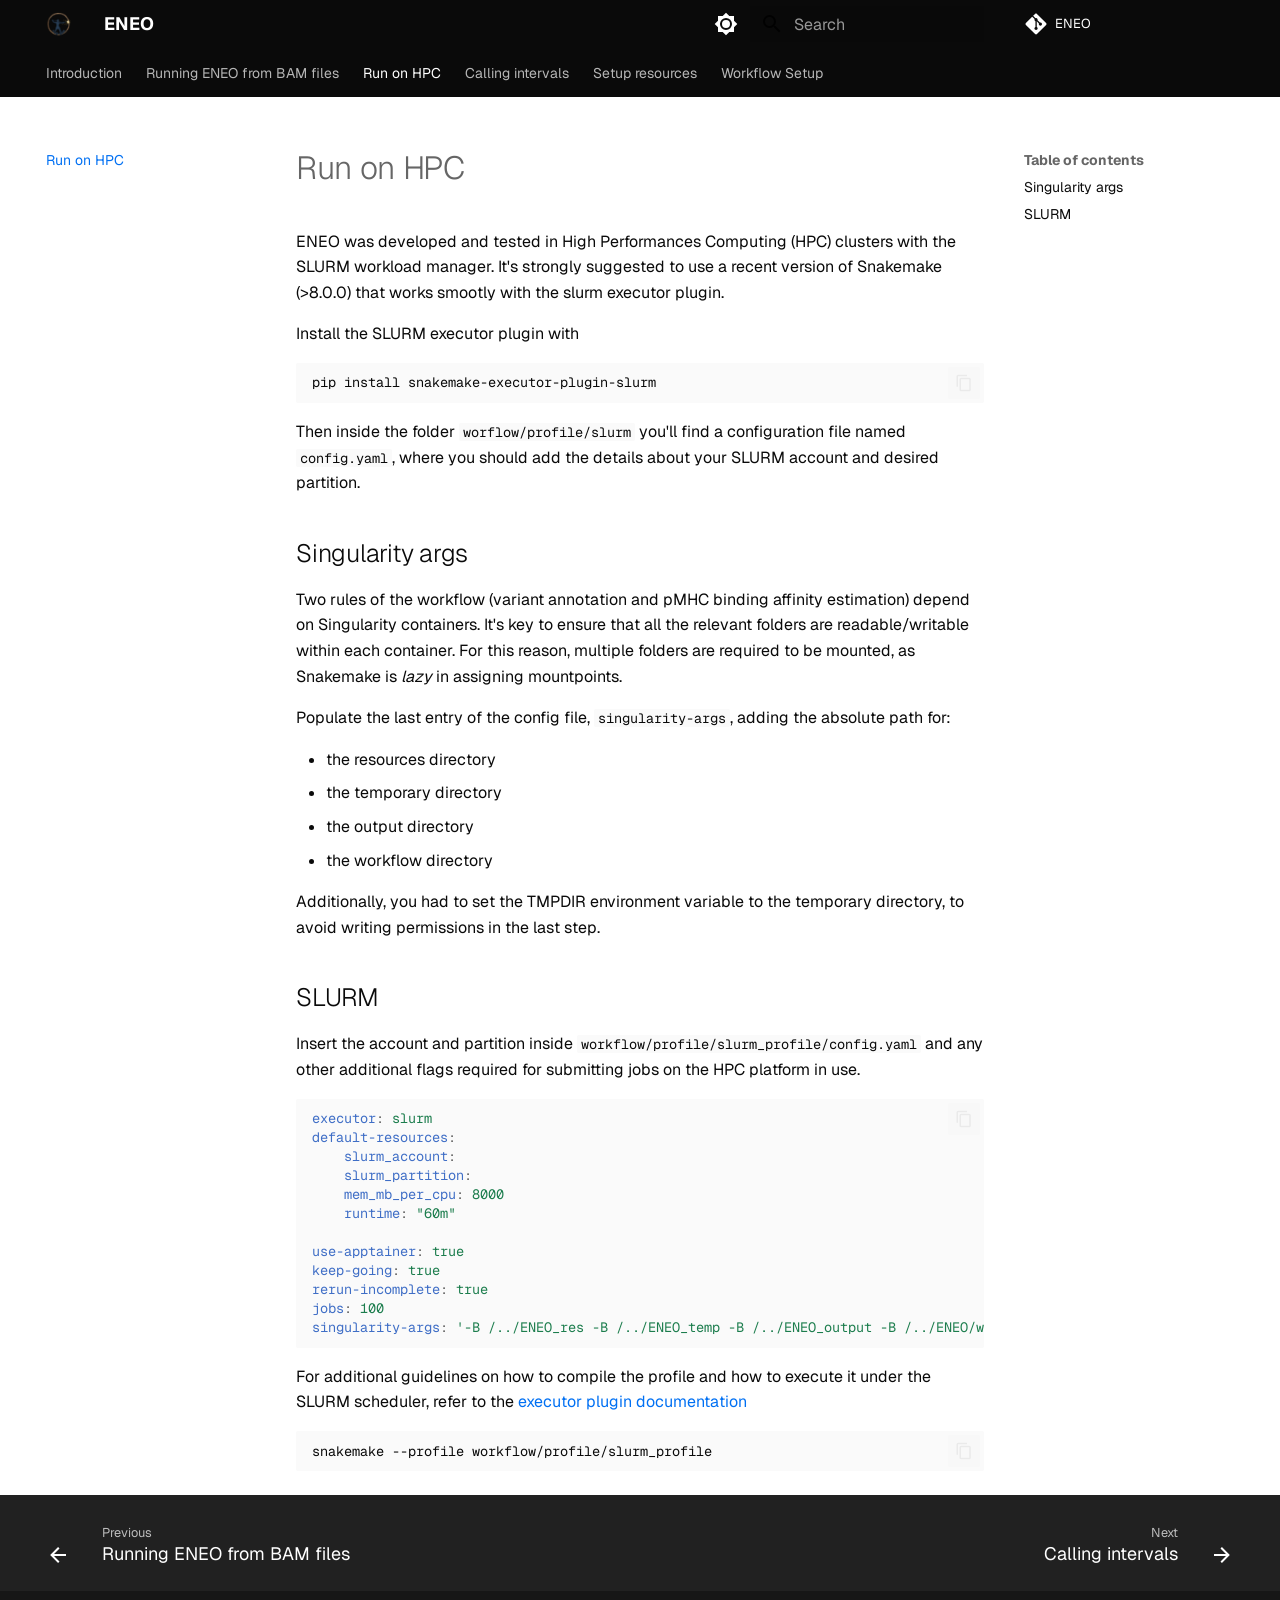
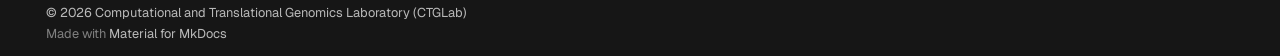
<file: hpc/index.html>
<!doctype html>
<html lang="en" class="no-js">
  <head>
    
      <meta charset="utf-8">
      <meta name="viewport" content="width=device-width,initial-scale=1">
      
      
      
        <link rel="canonical" href="https://ctglab.github.io/ENEO/hpc/">
      
      
        <link rel="prev" href="../bam_only_mode/">
      
      
        <link rel="next" href="../intervals/">
      
      
        
      
      
      <link rel="icon" href="../assets/eneo.png">
      <meta name="generator" content="mkdocs-1.6.1, mkdocs-material-9.7.6">
    
    
      
        <title>Run on HPC - ENEO</title>
      
    
    
      <link rel="stylesheet" href="../assets/stylesheets/main.484c7ddc.min.css">
      
        
        <link rel="stylesheet" href="../assets/stylesheets/palette.ab4e12ef.min.css">
      
      


    
    
      
    
    
      
        
        
        <link rel="preconnect" href="https://fonts.gstatic.com" crossorigin>
        <link rel="stylesheet" href="https://fonts.googleapis.com/css?family=Geist:300,300i,400,400i,700,700i%7CGeist+Mono:400,400i,700,700i&display=fallback">
        <style>:root{--md-text-font:"Geist";--md-code-font:"Geist Mono"}</style>
      
    
    
      <link rel="stylesheet" href="../stylesheets/extra.css">
    
    <script>__md_scope=new URL("..",location),__md_hash=e=>[...e].reduce(((e,_)=>(e<<5)-e+_.charCodeAt(0)),0),__md_get=(e,_=localStorage,t=__md_scope)=>JSON.parse(_.getItem(t.pathname+"."+e)),__md_set=(e,_,t=localStorage,a=__md_scope)=>{try{t.setItem(a.pathname+"."+e,JSON.stringify(_))}catch(e){}}</script>
    
      

    
    
  </head>
  
  
    
    
      
    
    
    
    
    <body dir="ltr" data-md-color-scheme="default" data-md-color-primary="white" data-md-color-accent="indigo">
  
    
    <input class="md-toggle" data-md-toggle="drawer" type="checkbox" id="__drawer" autocomplete="off">
    <input class="md-toggle" data-md-toggle="search" type="checkbox" id="__search" autocomplete="off">
    <label class="md-overlay" for="__drawer"></label>
    <div data-md-component="skip">
      
        
        <a href="#run-on-hpc" class="md-skip">
          Skip to content
        </a>
      
    </div>
    <div data-md-component="announce">
      
    </div>
    
    
      

<header class="md-header" data-md-component="header">
  <nav class="md-header__inner md-grid" aria-label="Header">
    <a href=".." title="ENEO" class="md-header__button md-logo" aria-label="ENEO" data-md-component="logo">
      
  <img src="../assets/eneo.png" alt="logo">

    </a>
    <label class="md-header__button md-icon" for="__drawer">
      
      <svg xmlns="http://www.w3.org/2000/svg" viewBox="0 0 24 24"><path d="M3 6h18v2H3zm0 5h18v2H3zm0 5h18v2H3z"/></svg>
    </label>
    <div class="md-header__title" data-md-component="header-title">
      <div class="md-header__ellipsis">
        <div class="md-header__topic">
          <span class="md-ellipsis">
            ENEO
          </span>
        </div>
        <div class="md-header__topic" data-md-component="header-topic">
          <span class="md-ellipsis">
            
              Run on HPC
            
          </span>
        </div>
      </div>
    </div>
    
      
        <form class="md-header__option" data-md-component="palette">
  
    
    
    
    <input class="md-option" data-md-color-media="" data-md-color-scheme="default" data-md-color-primary="white" data-md-color-accent="indigo"  aria-label="Switch to dark mode"  type="radio" name="__palette" id="__palette_0">
    
      <label class="md-header__button md-icon" title="Switch to dark mode" for="__palette_1" hidden>
        <svg xmlns="http://www.w3.org/2000/svg" viewBox="0 0 24 24"><path d="M12 8a4 4 0 0 0-4 4 4 4 0 0 0 4 4 4 4 0 0 0 4-4 4 4 0 0 0-4-4m0 10a6 6 0 0 1-6-6 6 6 0 0 1 6-6 6 6 0 0 1 6 6 6 6 0 0 1-6 6m8-9.31V4h-4.69L12 .69 8.69 4H4v4.69L.69 12 4 15.31V20h4.69L12 23.31 15.31 20H20v-4.69L23.31 12z"/></svg>
      </label>
    
  
    
    
    
    <input class="md-option" data-md-color-media="" data-md-color-scheme="slate" data-md-color-primary="black" data-md-color-accent="indigo"  aria-label="Switch to light mode"  type="radio" name="__palette" id="__palette_1">
    
      <label class="md-header__button md-icon" title="Switch to light mode" for="__palette_0" hidden>
        <svg xmlns="http://www.w3.org/2000/svg" viewBox="0 0 24 24"><path d="M12 18c-.89 0-1.74-.2-2.5-.55C11.56 16.5 13 14.42 13 12s-1.44-4.5-3.5-5.45C10.26 6.2 11.11 6 12 6a6 6 0 0 1 6 6 6 6 0 0 1-6 6m8-9.31V4h-4.69L12 .69 8.69 4H4v4.69L.69 12 4 15.31V20h4.69L12 23.31 15.31 20H20v-4.69L23.31 12z"/></svg>
      </label>
    
  
</form>
      
    
    
      <script>var palette=__md_get("__palette");if(palette&&palette.color){if("(prefers-color-scheme)"===palette.color.media){var media=matchMedia("(prefers-color-scheme: light)"),input=document.querySelector(media.matches?"[data-md-color-media='(prefers-color-scheme: light)']":"[data-md-color-media='(prefers-color-scheme: dark)']");palette.color.media=input.getAttribute("data-md-color-media"),palette.color.scheme=input.getAttribute("data-md-color-scheme"),palette.color.primary=input.getAttribute("data-md-color-primary"),palette.color.accent=input.getAttribute("data-md-color-accent")}for(var[key,value]of Object.entries(palette.color))document.body.setAttribute("data-md-color-"+key,value)}</script>
    
    
    
      
      
        <label class="md-header__button md-icon" for="__search">
          
          <svg xmlns="http://www.w3.org/2000/svg" viewBox="0 0 24 24"><path d="M9.5 3A6.5 6.5 0 0 1 16 9.5c0 1.61-.59 3.09-1.56 4.23l.27.27h.79l5 5-1.5 1.5-5-5v-.79l-.27-.27A6.52 6.52 0 0 1 9.5 16 6.5 6.5 0 0 1 3 9.5 6.5 6.5 0 0 1 9.5 3m0 2C7 5 5 7 5 9.5S7 14 9.5 14 14 12 14 9.5 12 5 9.5 5"/></svg>
        </label>
        <div class="md-search" data-md-component="search" role="dialog">
  <label class="md-search__overlay" for="__search"></label>
  <div class="md-search__inner" role="search">
    <form class="md-search__form" name="search">
      <input type="text" class="md-search__input" name="query" aria-label="Search" placeholder="Search" autocapitalize="off" autocorrect="off" autocomplete="off" spellcheck="false" data-md-component="search-query" required>
      <label class="md-search__icon md-icon" for="__search">
        
        <svg xmlns="http://www.w3.org/2000/svg" viewBox="0 0 24 24"><path d="M9.5 3A6.5 6.5 0 0 1 16 9.5c0 1.61-.59 3.09-1.56 4.23l.27.27h.79l5 5-1.5 1.5-5-5v-.79l-.27-.27A6.52 6.52 0 0 1 9.5 16 6.5 6.5 0 0 1 3 9.5 6.5 6.5 0 0 1 9.5 3m0 2C7 5 5 7 5 9.5S7 14 9.5 14 14 12 14 9.5 12 5 9.5 5"/></svg>
        
        <svg xmlns="http://www.w3.org/2000/svg" viewBox="0 0 24 24"><path d="M20 11v2H8l5.5 5.5-1.42 1.42L4.16 12l7.92-7.92L13.5 5.5 8 11z"/></svg>
      </label>
      <nav class="md-search__options" aria-label="Search">
        
        <button type="reset" class="md-search__icon md-icon" title="Clear" aria-label="Clear" tabindex="-1">
          
          <svg xmlns="http://www.w3.org/2000/svg" viewBox="0 0 24 24"><path d="M19 6.41 17.59 5 12 10.59 6.41 5 5 6.41 10.59 12 5 17.59 6.41 19 12 13.41 17.59 19 19 17.59 13.41 12z"/></svg>
        </button>
      </nav>
      
        <div class="md-search__suggest" data-md-component="search-suggest"></div>
      
    </form>
    <div class="md-search__output">
      <div class="md-search__scrollwrap" tabindex="0" data-md-scrollfix>
        <div class="md-search-result" data-md-component="search-result">
          <div class="md-search-result__meta">
            Initializing search
          </div>
          <ol class="md-search-result__list" role="presentation"></ol>
        </div>
      </div>
    </div>
  </div>
</div>
      
    
    
      <div class="md-header__source">
        <a href="https://github.com/ctglab/ENEO" title="Go to repository" class="md-source" data-md-component="source">
  <div class="md-source__icon md-icon">
    
    <svg xmlns="http://www.w3.org/2000/svg" viewBox="0 0 448 512"><!--! Font Awesome Free 7.1.0 by @fontawesome - https://fontawesome.com License - https://fontawesome.com/license/free (Icons: CC BY 4.0, Fonts: SIL OFL 1.1, Code: MIT License) Copyright 2025 Fonticons, Inc.--><path d="M439.6 236.1 244 40.5c-5.4-5.5-12.8-8.5-20.4-8.5s-15 3-20.4 8.4L162.5 81l51.5 51.5c27.1-9.1 52.7 16.8 43.4 43.7l49.7 49.7c34.2-11.8 61.2 31 35.5 56.7-26.5 26.5-70.2-2.9-56-37.3L240.3 199v121.9c25.3 12.5 22.3 41.8 9.1 55-6.4 6.4-15.2 10.1-24.3 10.1s-17.8-3.6-24.3-10.1c-17.6-17.6-11.1-46.9 11.2-56v-123c-20.8-8.5-24.6-30.7-18.6-45L142.6 101 8.5 235.1C3 240.6 0 247.9 0 255.5s3 15 8.5 20.4l195.6 195.7c5.4 5.4 12.7 8.4 20.4 8.4s15-3 20.4-8.4l194.7-194.7c5.4-5.4 8.4-12.8 8.4-20.4s-3-15-8.4-20.4"/></svg>
  </div>
  <div class="md-source__repository">
    ENEO
  </div>
</a>
      </div>
    
  </nav>
  
</header>
    
    <div class="md-container" data-md-component="container">
      
      
        
          
            
<nav class="md-tabs" aria-label="Tabs" data-md-component="tabs">
  <div class="md-grid">
    <ul class="md-tabs__list">
      
        
  
  
  
  
    <li class="md-tabs__item">
      <a href=".." class="md-tabs__link">
        
  
  
    
  
  Introduction

      </a>
    </li>
  

      
        
  
  
  
  
    <li class="md-tabs__item">
      <a href="../bam_only_mode/" class="md-tabs__link">
        
  
  
    
  
  Running ENEO from BAM files

      </a>
    </li>
  

      
        
  
  
  
    
  
  
    <li class="md-tabs__item md-tabs__item--active">
      <a href="./" class="md-tabs__link">
        
  
  
    
  
  Run on HPC

      </a>
    </li>
  

      
        
  
  
  
  
    <li class="md-tabs__item">
      <a href="../intervals/" class="md-tabs__link">
        
  
  
    
  
  Calling intervals

      </a>
    </li>
  

      
        
  
  
  
  
    <li class="md-tabs__item">
      <a href="../resources/" class="md-tabs__link">
        
  
  
    
  
  Setup resources

      </a>
    </li>
  

      
        
  
  
  
  
    <li class="md-tabs__item">
      <a href="../setup/" class="md-tabs__link">
        
  
  
    
  
  Workflow Setup

      </a>
    </li>
  

      
    </ul>
  </div>
</nav>
          
        
      
      <main class="md-main" data-md-component="main">
        <div class="md-main__inner md-grid">
          
            
              
              <div class="md-sidebar md-sidebar--primary" data-md-component="sidebar" data-md-type="navigation" >
                <div class="md-sidebar__scrollwrap">
                  <div class="md-sidebar__inner">
                    


  


<nav class="md-nav md-nav--primary md-nav--lifted" aria-label="Navigation" data-md-level="0">
  <label class="md-nav__title" for="__drawer">
    <a href=".." title="ENEO" class="md-nav__button md-logo" aria-label="ENEO" data-md-component="logo">
      
  <img src="../assets/eneo.png" alt="logo">

    </a>
    ENEO
  </label>
  
    <div class="md-nav__source">
      <a href="https://github.com/ctglab/ENEO" title="Go to repository" class="md-source" data-md-component="source">
  <div class="md-source__icon md-icon">
    
    <svg xmlns="http://www.w3.org/2000/svg" viewBox="0 0 448 512"><!--! Font Awesome Free 7.1.0 by @fontawesome - https://fontawesome.com License - https://fontawesome.com/license/free (Icons: CC BY 4.0, Fonts: SIL OFL 1.1, Code: MIT License) Copyright 2025 Fonticons, Inc.--><path d="M439.6 236.1 244 40.5c-5.4-5.5-12.8-8.5-20.4-8.5s-15 3-20.4 8.4L162.5 81l51.5 51.5c27.1-9.1 52.7 16.8 43.4 43.7l49.7 49.7c34.2-11.8 61.2 31 35.5 56.7-26.5 26.5-70.2-2.9-56-37.3L240.3 199v121.9c25.3 12.5 22.3 41.8 9.1 55-6.4 6.4-15.2 10.1-24.3 10.1s-17.8-3.6-24.3-10.1c-17.6-17.6-11.1-46.9 11.2-56v-123c-20.8-8.5-24.6-30.7-18.6-45L142.6 101 8.5 235.1C3 240.6 0 247.9 0 255.5s3 15 8.5 20.4l195.6 195.7c5.4 5.4 12.7 8.4 20.4 8.4s15-3 20.4-8.4l194.7-194.7c5.4-5.4 8.4-12.8 8.4-20.4s-3-15-8.4-20.4"/></svg>
  </div>
  <div class="md-source__repository">
    ENEO
  </div>
</a>
    </div>
  
  <ul class="md-nav__list" data-md-scrollfix>
    
      
      
  
  
  
  
    <li class="md-nav__item">
      <a href=".." class="md-nav__link">
        
  
  
  <span class="md-ellipsis">
    
  
    Introduction
  

    
  </span>
  
  

      </a>
    </li>
  

    
      
      
  
  
  
  
    <li class="md-nav__item">
      <a href="../bam_only_mode/" class="md-nav__link">
        
  
  
  <span class="md-ellipsis">
    
  
    Running ENEO from BAM files
  

    
  </span>
  
  

      </a>
    </li>
  

    
      
      
  
  
    
  
  
  
    <li class="md-nav__item md-nav__item--active">
      
      <input class="md-nav__toggle md-toggle" type="checkbox" id="__toc">
      
      
        
      
      
        <label class="md-nav__link md-nav__link--active" for="__toc">
          
  
  
  <span class="md-ellipsis">
    
  
    Run on HPC
  

    
  </span>
  
  

          <span class="md-nav__icon md-icon"></span>
        </label>
      
      <a href="./" class="md-nav__link md-nav__link--active">
        
  
  
  <span class="md-ellipsis">
    
  
    Run on HPC
  

    
  </span>
  
  

      </a>
      
        

<nav class="md-nav md-nav--secondary" aria-label="Table of contents">
  
  
  
    
  
  
    <label class="md-nav__title" for="__toc">
      <span class="md-nav__icon md-icon"></span>
      Table of contents
    </label>
    <ul class="md-nav__list" data-md-component="toc" data-md-scrollfix>
      
        <li class="md-nav__item">
  <a href="#singularity-args" class="md-nav__link">
    <span class="md-ellipsis">
      
        Singularity args
      
    </span>
  </a>
  
</li>
      
        <li class="md-nav__item">
  <a href="#slurm" class="md-nav__link">
    <span class="md-ellipsis">
      
        SLURM
      
    </span>
  </a>
  
</li>
      
    </ul>
  
</nav>
      
    </li>
  

    
      
      
  
  
  
  
    <li class="md-nav__item">
      <a href="../intervals/" class="md-nav__link">
        
  
  
  <span class="md-ellipsis">
    
  
    Calling intervals
  

    
  </span>
  
  

      </a>
    </li>
  

    
      
      
  
  
  
  
    <li class="md-nav__item">
      <a href="../resources/" class="md-nav__link">
        
  
  
  <span class="md-ellipsis">
    
  
    Setup resources
  

    
  </span>
  
  

      </a>
    </li>
  

    
      
      
  
  
  
  
    <li class="md-nav__item">
      <a href="../setup/" class="md-nav__link">
        
  
  
  <span class="md-ellipsis">
    
  
    Workflow Setup
  

    
  </span>
  
  

      </a>
    </li>
  

    
  </ul>
</nav>
                  </div>
                </div>
              </div>
            
            
              
              <div class="md-sidebar md-sidebar--secondary" data-md-component="sidebar" data-md-type="toc" >
                <div class="md-sidebar__scrollwrap">
                  <div class="md-sidebar__inner">
                    

<nav class="md-nav md-nav--secondary" aria-label="Table of contents">
  
  
  
    
  
  
    <label class="md-nav__title" for="__toc">
      <span class="md-nav__icon md-icon"></span>
      Table of contents
    </label>
    <ul class="md-nav__list" data-md-component="toc" data-md-scrollfix>
      
        <li class="md-nav__item">
  <a href="#singularity-args" class="md-nav__link">
    <span class="md-ellipsis">
      
        Singularity args
      
    </span>
  </a>
  
</li>
      
        <li class="md-nav__item">
  <a href="#slurm" class="md-nav__link">
    <span class="md-ellipsis">
      
        SLURM
      
    </span>
  </a>
  
</li>
      
    </ul>
  
</nav>
                  </div>
                </div>
              </div>
            
          
          
            <div class="md-content" data-md-component="content">
              
              <article class="md-content__inner md-typeset">
                
                  


  
  


<h1 id="run-on-hpc">Run on HPC</h1>
<p>ENEO was developed and tested in High Performances Computing (HPC) clusters with the SLURM workload manager. It's strongly suggested to use a recent version of Snakemake (&gt;8.0.0) that works smootly with the slurm executor plugin. </p>
<p>Install the SLURM executor plugin with</p>
<div class="highlight"><pre><span></span><code><a id="__codelineno-0-1" name="__codelineno-0-1" href="#__codelineno-0-1"></a>pip install snakemake-executor-plugin-slurm
</code></pre></div>
<p>Then inside the folder <code>worflow/profile/slurm</code> you'll find a configuration file named <code>config.yaml</code>, where you should add the details about your SLURM account and desired partition.  </p>
<h2 id="singularity-args">Singularity args</h2>
<p>Two rules of the workflow (variant annotation and pMHC binding affinity estimation) depend on Singularity containers. It's key to ensure that all the relevant folders are readable/writable within each container. For this reason, multiple folders are required to be mounted, as Snakemake is <em>lazy</em> in assigning mountpoints. </p>
<p>Populate the last entry of the config file, <code>singularity-args</code>, adding the absolute path for:</p>
<ul>
<li>the resources directory</li>
<li>the temporary directory</li>
<li>the output directory</li>
<li>the workflow directory</li>
</ul>
<p>Additionally, you had to set the TMPDIR environment variable to the temporary directory, to avoid writing permissions in the last step.</p>
<h2 id="slurm">SLURM</h2>
<p>Insert the account and partition inside <code>workflow/profile/slurm_profile/config.yaml</code> and any other additional flags required for submitting jobs on the HPC platform in use. </p>
<div class="highlight"><pre><span></span><code><a id="__codelineno-1-1" name="__codelineno-1-1" href="#__codelineno-1-1"></a><span class="nt">executor</span><span class="p">:</span><span class="w"> </span><span class="l l-Scalar l-Scalar-Plain">slurm</span>
<a id="__codelineno-1-2" name="__codelineno-1-2" href="#__codelineno-1-2"></a><span class="nt">default-resources</span><span class="p">:</span>
<a id="__codelineno-1-3" name="__codelineno-1-3" href="#__codelineno-1-3"></a><span class="w">    </span><span class="nt">slurm_account</span><span class="p">:</span><span class="w"> </span>
<a id="__codelineno-1-4" name="__codelineno-1-4" href="#__codelineno-1-4"></a><span class="w">    </span><span class="nt">slurm_partition</span><span class="p">:</span><span class="w"> </span>
<a id="__codelineno-1-5" name="__codelineno-1-5" href="#__codelineno-1-5"></a><span class="w">    </span><span class="nt">mem_mb_per_cpu</span><span class="p">:</span><span class="w"> </span><span class="l l-Scalar l-Scalar-Plain">8000</span>
<a id="__codelineno-1-6" name="__codelineno-1-6" href="#__codelineno-1-6"></a><span class="w">    </span><span class="nt">runtime</span><span class="p">:</span><span class="w"> </span><span class="s">&quot;60m&quot;</span>
<a id="__codelineno-1-7" name="__codelineno-1-7" href="#__codelineno-1-7"></a>
<a id="__codelineno-1-8" name="__codelineno-1-8" href="#__codelineno-1-8"></a><span class="nt">use-apptainer</span><span class="p">:</span><span class="w"> </span><span class="l l-Scalar l-Scalar-Plain">true</span>
<a id="__codelineno-1-9" name="__codelineno-1-9" href="#__codelineno-1-9"></a><span class="nt">keep-going</span><span class="p">:</span><span class="w"> </span><span class="l l-Scalar l-Scalar-Plain">true</span>
<a id="__codelineno-1-10" name="__codelineno-1-10" href="#__codelineno-1-10"></a><span class="nt">rerun-incomplete</span><span class="p">:</span><span class="w"> </span><span class="l l-Scalar l-Scalar-Plain">true</span>
<a id="__codelineno-1-11" name="__codelineno-1-11" href="#__codelineno-1-11"></a><span class="nt">jobs</span><span class="p">:</span><span class="w"> </span><span class="l l-Scalar l-Scalar-Plain">100</span>
<a id="__codelineno-1-12" name="__codelineno-1-12" href="#__codelineno-1-12"></a><span class="nt">singularity-args</span><span class="p">:</span><span class="w"> </span><span class="s">&#39;-B</span><span class="nv"> </span><span class="s">/../ENEO_res</span><span class="nv"> </span><span class="s">-B</span><span class="nv"> </span><span class="s">/../ENEO_temp</span><span class="nv"> </span><span class="s">-B</span><span class="nv"> </span><span class="s">/../ENEO_output</span><span class="nv"> </span><span class="s">-B</span><span class="nv"> </span><span class="s">/../ENEO/workflow</span><span class="nv"> </span><span class="s">--env</span><span class="nv"> </span><span class="s">TMPDIR=/../ENEO_temp&#39;</span>
</code></pre></div>
<p>For additional guidelines on how to compile the profile and how to execute it under the SLURM scheduler, refer to the <a href="https://snakemake.github.io/snakemake-plugin-catalog/plugins/executor/slurm.html">executor plugin documentation</a> </p>
<div class="highlight"><pre><span></span><code><a id="__codelineno-2-1" name="__codelineno-2-1" href="#__codelineno-2-1"></a>snakemake --profile workflow/profile/slurm_profile
</code></pre></div>












                
              </article>
            </div>
          
          
  <script>var tabs=__md_get("__tabs");if(Array.isArray(tabs))e:for(var set of document.querySelectorAll(".tabbed-set")){var labels=set.querySelector(".tabbed-labels");for(var tab of tabs)for(var label of labels.getElementsByTagName("label"))if(label.innerText.trim()===tab){var input=document.getElementById(label.htmlFor);input.checked=!0;continue e}}</script>

<script>var target=document.getElementById(location.hash.slice(1));target&&target.name&&(target.checked=target.name.startsWith("__tabbed_"))</script>
        </div>
        
          <button type="button" class="md-top md-icon" data-md-component="top" hidden>
  
  <svg xmlns="http://www.w3.org/2000/svg" viewBox="0 0 24 24"><path d="M13 20h-2V8l-5.5 5.5-1.42-1.42L12 4.16l7.92 7.92-1.42 1.42L13 8z"/></svg>
  Back to top
</button>
        
      </main>
      
        <footer class="md-footer">
  
    
      
      <nav class="md-footer__inner md-grid" aria-label="Footer" >
        
          
          <a href="../bam_only_mode/" class="md-footer__link md-footer__link--prev" aria-label="Previous: Running ENEO from BAM files">
            <div class="md-footer__button md-icon">
              
              <svg xmlns="http://www.w3.org/2000/svg" viewBox="0 0 24 24"><path d="M20 11v2H8l5.5 5.5-1.42 1.42L4.16 12l7.92-7.92L13.5 5.5 8 11z"/></svg>
            </div>
            <div class="md-footer__title">
              <span class="md-footer__direction">
                Previous
              </span>
              <div class="md-ellipsis">
                Running ENEO from BAM files
              </div>
            </div>
          </a>
        
        
          
          <a href="../intervals/" class="md-footer__link md-footer__link--next" aria-label="Next: Calling intervals">
            <div class="md-footer__title">
              <span class="md-footer__direction">
                Next
              </span>
              <div class="md-ellipsis">
                Calling intervals
              </div>
            </div>
            <div class="md-footer__button md-icon">
              
              <svg xmlns="http://www.w3.org/2000/svg" viewBox="0 0 24 24"><path d="M4 11v2h12l-5.5 5.5 1.42 1.42L19.84 12l-7.92-7.92L10.5 5.5 16 11z"/></svg>
            </div>
          </a>
        
      </nav>
    
  
  <div class="md-footer-meta md-typeset">
    <div class="md-footer-meta__inner md-grid">
      <div class="md-copyright">
  
    <div class="md-copyright__highlight">
      &copy; 2026 <a href="https://github.com/ctglab" target="_blank" rel="noopener">Computational and Translational Genomics Laboratory (CTGLab)</a>

    </div>
  
  
    Made with
    <a href="https://squidfunk.github.io/mkdocs-material/" target="_blank" rel="noopener">
      Material for MkDocs
    </a>
  
</div>
      
    </div>
  </div>
</footer>
      
    </div>
    <div class="md-dialog" data-md-component="dialog">
      <div class="md-dialog__inner md-typeset"></div>
    </div>
    
    
    
      
      
      <script id="__config" type="application/json">{"annotate": null, "base": "..", "features": ["navigation.tabs", "navigation.sections", "navigation.footer", "navigation.top", "search.suggest", "search.highlight", "content.tabs.link", "content.code.annotation", "content.code.copy"], "search": "../assets/javascripts/workers/search.2c215733.min.js", "tags": null, "translations": {"clipboard.copied": "Copied to clipboard", "clipboard.copy": "Copy to clipboard", "search.result.more.one": "1 more on this page", "search.result.more.other": "# more on this page", "search.result.none": "No matching documents", "search.result.one": "1 matching document", "search.result.other": "# matching documents", "search.result.placeholder": "Type to start searching", "search.result.term.missing": "Missing", "select.version": "Select version"}, "version": null}</script>
    
    
      <script src="../assets/javascripts/bundle.79ae519e.min.js"></script>
      
    
  </body>
</html>
</file>
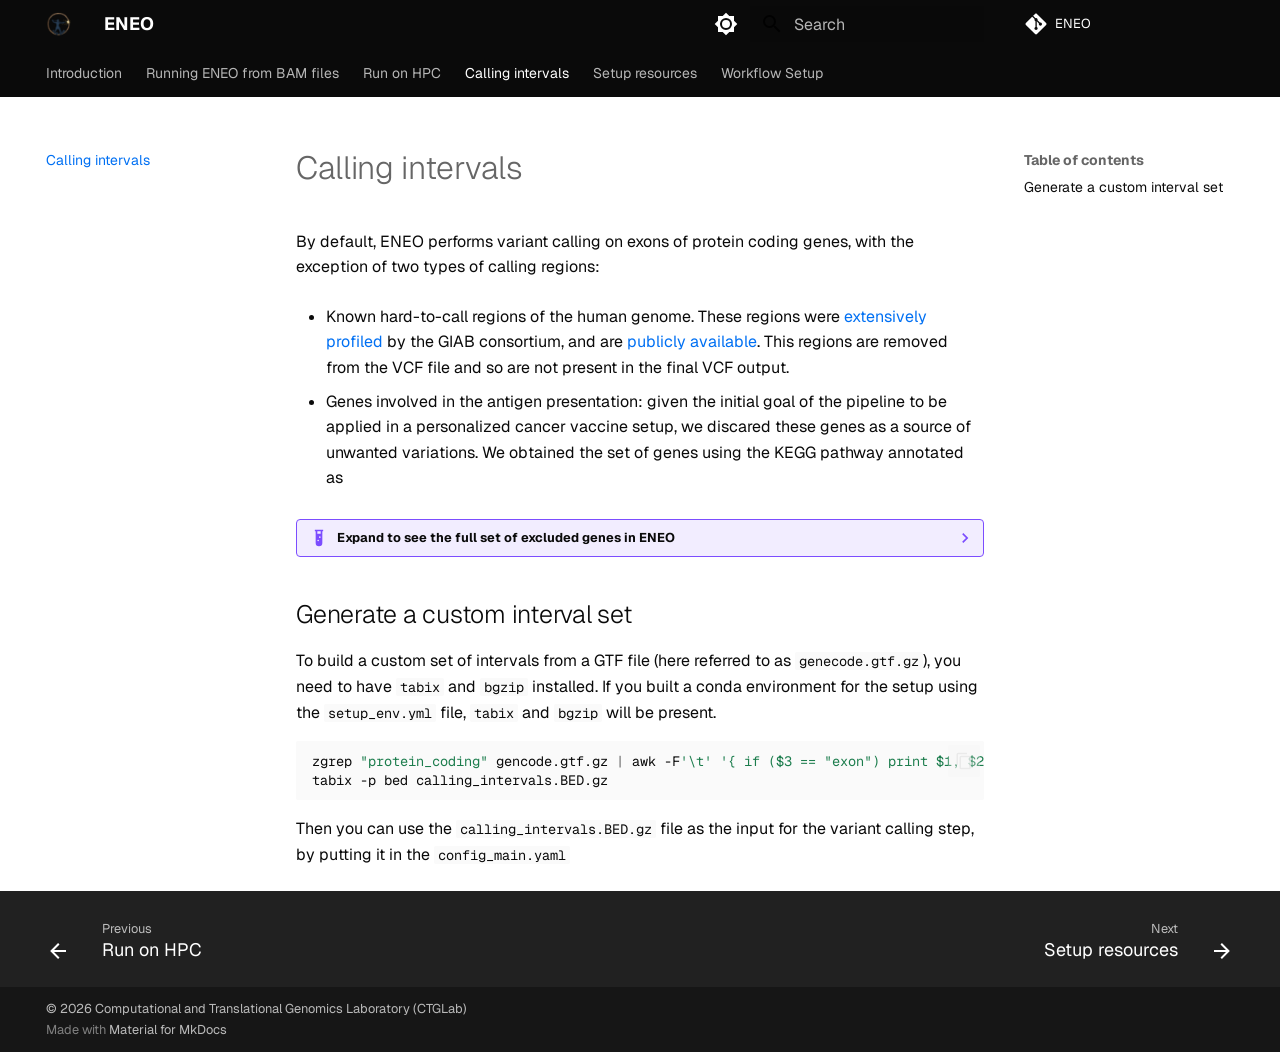
<file: intervals/index.html>
<!doctype html>
<html lang="en" class="no-js">
  <head>
    
      <meta charset="utf-8">
      <meta name="viewport" content="width=device-width,initial-scale=1">
      
      
      
        <link rel="canonical" href="https://ctglab.github.io/ENEO/intervals/">
      
      
        <link rel="prev" href="../hpc/">
      
      
        <link rel="next" href="../resources/">
      
      
        
      
      
      <link rel="icon" href="../assets/eneo.png">
      <meta name="generator" content="mkdocs-1.6.1, mkdocs-material-9.7.6">
    
    
      
        <title>Calling intervals - ENEO</title>
      
    
    
      <link rel="stylesheet" href="../assets/stylesheets/main.484c7ddc.min.css">
      
        
        <link rel="stylesheet" href="../assets/stylesheets/palette.ab4e12ef.min.css">
      
      


    
    
      
    
    
      
        
        
        <link rel="preconnect" href="https://fonts.gstatic.com" crossorigin>
        <link rel="stylesheet" href="https://fonts.googleapis.com/css?family=Geist:300,300i,400,400i,700,700i%7CGeist+Mono:400,400i,700,700i&display=fallback">
        <style>:root{--md-text-font:"Geist";--md-code-font:"Geist Mono"}</style>
      
    
    
      <link rel="stylesheet" href="../stylesheets/extra.css">
    
    <script>__md_scope=new URL("..",location),__md_hash=e=>[...e].reduce(((e,_)=>(e<<5)-e+_.charCodeAt(0)),0),__md_get=(e,_=localStorage,t=__md_scope)=>JSON.parse(_.getItem(t.pathname+"."+e)),__md_set=(e,_,t=localStorage,a=__md_scope)=>{try{t.setItem(a.pathname+"."+e,JSON.stringify(_))}catch(e){}}</script>
    
      

    
    
  </head>
  
  
    
    
      
    
    
    
    
    <body dir="ltr" data-md-color-scheme="default" data-md-color-primary="white" data-md-color-accent="indigo">
  
    
    <input class="md-toggle" data-md-toggle="drawer" type="checkbox" id="__drawer" autocomplete="off">
    <input class="md-toggle" data-md-toggle="search" type="checkbox" id="__search" autocomplete="off">
    <label class="md-overlay" for="__drawer"></label>
    <div data-md-component="skip">
      
        
        <a href="#calling-intervals" class="md-skip">
          Skip to content
        </a>
      
    </div>
    <div data-md-component="announce">
      
    </div>
    
    
      

<header class="md-header" data-md-component="header">
  <nav class="md-header__inner md-grid" aria-label="Header">
    <a href=".." title="ENEO" class="md-header__button md-logo" aria-label="ENEO" data-md-component="logo">
      
  <img src="../assets/eneo.png" alt="logo">

    </a>
    <label class="md-header__button md-icon" for="__drawer">
      
      <svg xmlns="http://www.w3.org/2000/svg" viewBox="0 0 24 24"><path d="M3 6h18v2H3zm0 5h18v2H3zm0 5h18v2H3z"/></svg>
    </label>
    <div class="md-header__title" data-md-component="header-title">
      <div class="md-header__ellipsis">
        <div class="md-header__topic">
          <span class="md-ellipsis">
            ENEO
          </span>
        </div>
        <div class="md-header__topic" data-md-component="header-topic">
          <span class="md-ellipsis">
            
              Calling intervals
            
          </span>
        </div>
      </div>
    </div>
    
      
        <form class="md-header__option" data-md-component="palette">
  
    
    
    
    <input class="md-option" data-md-color-media="" data-md-color-scheme="default" data-md-color-primary="white" data-md-color-accent="indigo"  aria-label="Switch to dark mode"  type="radio" name="__palette" id="__palette_0">
    
      <label class="md-header__button md-icon" title="Switch to dark mode" for="__palette_1" hidden>
        <svg xmlns="http://www.w3.org/2000/svg" viewBox="0 0 24 24"><path d="M12 8a4 4 0 0 0-4 4 4 4 0 0 0 4 4 4 4 0 0 0 4-4 4 4 0 0 0-4-4m0 10a6 6 0 0 1-6-6 6 6 0 0 1 6-6 6 6 0 0 1 6 6 6 6 0 0 1-6 6m8-9.31V4h-4.69L12 .69 8.69 4H4v4.69L.69 12 4 15.31V20h4.69L12 23.31 15.31 20H20v-4.69L23.31 12z"/></svg>
      </label>
    
  
    
    
    
    <input class="md-option" data-md-color-media="" data-md-color-scheme="slate" data-md-color-primary="black" data-md-color-accent="indigo"  aria-label="Switch to light mode"  type="radio" name="__palette" id="__palette_1">
    
      <label class="md-header__button md-icon" title="Switch to light mode" for="__palette_0" hidden>
        <svg xmlns="http://www.w3.org/2000/svg" viewBox="0 0 24 24"><path d="M12 18c-.89 0-1.74-.2-2.5-.55C11.56 16.5 13 14.42 13 12s-1.44-4.5-3.5-5.45C10.26 6.2 11.11 6 12 6a6 6 0 0 1 6 6 6 6 0 0 1-6 6m8-9.31V4h-4.69L12 .69 8.69 4H4v4.69L.69 12 4 15.31V20h4.69L12 23.31 15.31 20H20v-4.69L23.31 12z"/></svg>
      </label>
    
  
</form>
      
    
    
      <script>var palette=__md_get("__palette");if(palette&&palette.color){if("(prefers-color-scheme)"===palette.color.media){var media=matchMedia("(prefers-color-scheme: light)"),input=document.querySelector(media.matches?"[data-md-color-media='(prefers-color-scheme: light)']":"[data-md-color-media='(prefers-color-scheme: dark)']");palette.color.media=input.getAttribute("data-md-color-media"),palette.color.scheme=input.getAttribute("data-md-color-scheme"),palette.color.primary=input.getAttribute("data-md-color-primary"),palette.color.accent=input.getAttribute("data-md-color-accent")}for(var[key,value]of Object.entries(palette.color))document.body.setAttribute("data-md-color-"+key,value)}</script>
    
    
    
      
      
        <label class="md-header__button md-icon" for="__search">
          
          <svg xmlns="http://www.w3.org/2000/svg" viewBox="0 0 24 24"><path d="M9.5 3A6.5 6.5 0 0 1 16 9.5c0 1.61-.59 3.09-1.56 4.23l.27.27h.79l5 5-1.5 1.5-5-5v-.79l-.27-.27A6.52 6.52 0 0 1 9.5 16 6.5 6.5 0 0 1 3 9.5 6.5 6.5 0 0 1 9.5 3m0 2C7 5 5 7 5 9.5S7 14 9.5 14 14 12 14 9.5 12 5 9.5 5"/></svg>
        </label>
        <div class="md-search" data-md-component="search" role="dialog">
  <label class="md-search__overlay" for="__search"></label>
  <div class="md-search__inner" role="search">
    <form class="md-search__form" name="search">
      <input type="text" class="md-search__input" name="query" aria-label="Search" placeholder="Search" autocapitalize="off" autocorrect="off" autocomplete="off" spellcheck="false" data-md-component="search-query" required>
      <label class="md-search__icon md-icon" for="__search">
        
        <svg xmlns="http://www.w3.org/2000/svg" viewBox="0 0 24 24"><path d="M9.5 3A6.5 6.5 0 0 1 16 9.5c0 1.61-.59 3.09-1.56 4.23l.27.27h.79l5 5-1.5 1.5-5-5v-.79l-.27-.27A6.52 6.52 0 0 1 9.5 16 6.5 6.5 0 0 1 3 9.5 6.5 6.5 0 0 1 9.5 3m0 2C7 5 5 7 5 9.5S7 14 9.5 14 14 12 14 9.5 12 5 9.5 5"/></svg>
        
        <svg xmlns="http://www.w3.org/2000/svg" viewBox="0 0 24 24"><path d="M20 11v2H8l5.5 5.5-1.42 1.42L4.16 12l7.92-7.92L13.5 5.5 8 11z"/></svg>
      </label>
      <nav class="md-search__options" aria-label="Search">
        
        <button type="reset" class="md-search__icon md-icon" title="Clear" aria-label="Clear" tabindex="-1">
          
          <svg xmlns="http://www.w3.org/2000/svg" viewBox="0 0 24 24"><path d="M19 6.41 17.59 5 12 10.59 6.41 5 5 6.41 10.59 12 5 17.59 6.41 19 12 13.41 17.59 19 19 17.59 13.41 12z"/></svg>
        </button>
      </nav>
      
        <div class="md-search__suggest" data-md-component="search-suggest"></div>
      
    </form>
    <div class="md-search__output">
      <div class="md-search__scrollwrap" tabindex="0" data-md-scrollfix>
        <div class="md-search-result" data-md-component="search-result">
          <div class="md-search-result__meta">
            Initializing search
          </div>
          <ol class="md-search-result__list" role="presentation"></ol>
        </div>
      </div>
    </div>
  </div>
</div>
      
    
    
      <div class="md-header__source">
        <a href="https://github.com/ctglab/ENEO" title="Go to repository" class="md-source" data-md-component="source">
  <div class="md-source__icon md-icon">
    
    <svg xmlns="http://www.w3.org/2000/svg" viewBox="0 0 448 512"><!--! Font Awesome Free 7.1.0 by @fontawesome - https://fontawesome.com License - https://fontawesome.com/license/free (Icons: CC BY 4.0, Fonts: SIL OFL 1.1, Code: MIT License) Copyright 2025 Fonticons, Inc.--><path d="M439.6 236.1 244 40.5c-5.4-5.5-12.8-8.5-20.4-8.5s-15 3-20.4 8.4L162.5 81l51.5 51.5c27.1-9.1 52.7 16.8 43.4 43.7l49.7 49.7c34.2-11.8 61.2 31 35.5 56.7-26.5 26.5-70.2-2.9-56-37.3L240.3 199v121.9c25.3 12.5 22.3 41.8 9.1 55-6.4 6.4-15.2 10.1-24.3 10.1s-17.8-3.6-24.3-10.1c-17.6-17.6-11.1-46.9 11.2-56v-123c-20.8-8.5-24.6-30.7-18.6-45L142.6 101 8.5 235.1C3 240.6 0 247.9 0 255.5s3 15 8.5 20.4l195.6 195.7c5.4 5.4 12.7 8.4 20.4 8.4s15-3 20.4-8.4l194.7-194.7c5.4-5.4 8.4-12.8 8.4-20.4s-3-15-8.4-20.4"/></svg>
  </div>
  <div class="md-source__repository">
    ENEO
  </div>
</a>
      </div>
    
  </nav>
  
</header>
    
    <div class="md-container" data-md-component="container">
      
      
        
          
            
<nav class="md-tabs" aria-label="Tabs" data-md-component="tabs">
  <div class="md-grid">
    <ul class="md-tabs__list">
      
        
  
  
  
  
    <li class="md-tabs__item">
      <a href=".." class="md-tabs__link">
        
  
  
    
  
  Introduction

      </a>
    </li>
  

      
        
  
  
  
  
    <li class="md-tabs__item">
      <a href="../bam_only_mode/" class="md-tabs__link">
        
  
  
    
  
  Running ENEO from BAM files

      </a>
    </li>
  

      
        
  
  
  
  
    <li class="md-tabs__item">
      <a href="../hpc/" class="md-tabs__link">
        
  
  
    
  
  Run on HPC

      </a>
    </li>
  

      
        
  
  
  
    
  
  
    <li class="md-tabs__item md-tabs__item--active">
      <a href="./" class="md-tabs__link">
        
  
  
    
  
  Calling intervals

      </a>
    </li>
  

      
        
  
  
  
  
    <li class="md-tabs__item">
      <a href="../resources/" class="md-tabs__link">
        
  
  
    
  
  Setup resources

      </a>
    </li>
  

      
        
  
  
  
  
    <li class="md-tabs__item">
      <a href="../setup/" class="md-tabs__link">
        
  
  
    
  
  Workflow Setup

      </a>
    </li>
  

      
    </ul>
  </div>
</nav>
          
        
      
      <main class="md-main" data-md-component="main">
        <div class="md-main__inner md-grid">
          
            
              
              <div class="md-sidebar md-sidebar--primary" data-md-component="sidebar" data-md-type="navigation" >
                <div class="md-sidebar__scrollwrap">
                  <div class="md-sidebar__inner">
                    


  


<nav class="md-nav md-nav--primary md-nav--lifted" aria-label="Navigation" data-md-level="0">
  <label class="md-nav__title" for="__drawer">
    <a href=".." title="ENEO" class="md-nav__button md-logo" aria-label="ENEO" data-md-component="logo">
      
  <img src="../assets/eneo.png" alt="logo">

    </a>
    ENEO
  </label>
  
    <div class="md-nav__source">
      <a href="https://github.com/ctglab/ENEO" title="Go to repository" class="md-source" data-md-component="source">
  <div class="md-source__icon md-icon">
    
    <svg xmlns="http://www.w3.org/2000/svg" viewBox="0 0 448 512"><!--! Font Awesome Free 7.1.0 by @fontawesome - https://fontawesome.com License - https://fontawesome.com/license/free (Icons: CC BY 4.0, Fonts: SIL OFL 1.1, Code: MIT License) Copyright 2025 Fonticons, Inc.--><path d="M439.6 236.1 244 40.5c-5.4-5.5-12.8-8.5-20.4-8.5s-15 3-20.4 8.4L162.5 81l51.5 51.5c27.1-9.1 52.7 16.8 43.4 43.7l49.7 49.7c34.2-11.8 61.2 31 35.5 56.7-26.5 26.5-70.2-2.9-56-37.3L240.3 199v121.9c25.3 12.5 22.3 41.8 9.1 55-6.4 6.4-15.2 10.1-24.3 10.1s-17.8-3.6-24.3-10.1c-17.6-17.6-11.1-46.9 11.2-56v-123c-20.8-8.5-24.6-30.7-18.6-45L142.6 101 8.5 235.1C3 240.6 0 247.9 0 255.5s3 15 8.5 20.4l195.6 195.7c5.4 5.4 12.7 8.4 20.4 8.4s15-3 20.4-8.4l194.7-194.7c5.4-5.4 8.4-12.8 8.4-20.4s-3-15-8.4-20.4"/></svg>
  </div>
  <div class="md-source__repository">
    ENEO
  </div>
</a>
    </div>
  
  <ul class="md-nav__list" data-md-scrollfix>
    
      
      
  
  
  
  
    <li class="md-nav__item">
      <a href=".." class="md-nav__link">
        
  
  
  <span class="md-ellipsis">
    
  
    Introduction
  

    
  </span>
  
  

      </a>
    </li>
  

    
      
      
  
  
  
  
    <li class="md-nav__item">
      <a href="../bam_only_mode/" class="md-nav__link">
        
  
  
  <span class="md-ellipsis">
    
  
    Running ENEO from BAM files
  

    
  </span>
  
  

      </a>
    </li>
  

    
      
      
  
  
  
  
    <li class="md-nav__item">
      <a href="../hpc/" class="md-nav__link">
        
  
  
  <span class="md-ellipsis">
    
  
    Run on HPC
  

    
  </span>
  
  

      </a>
    </li>
  

    
      
      
  
  
    
  
  
  
    <li class="md-nav__item md-nav__item--active">
      
      <input class="md-nav__toggle md-toggle" type="checkbox" id="__toc">
      
      
        
      
      
        <label class="md-nav__link md-nav__link--active" for="__toc">
          
  
  
  <span class="md-ellipsis">
    
  
    Calling intervals
  

    
  </span>
  
  

          <span class="md-nav__icon md-icon"></span>
        </label>
      
      <a href="./" class="md-nav__link md-nav__link--active">
        
  
  
  <span class="md-ellipsis">
    
  
    Calling intervals
  

    
  </span>
  
  

      </a>
      
        

<nav class="md-nav md-nav--secondary" aria-label="Table of contents">
  
  
  
    
  
  
    <label class="md-nav__title" for="__toc">
      <span class="md-nav__icon md-icon"></span>
      Table of contents
    </label>
    <ul class="md-nav__list" data-md-component="toc" data-md-scrollfix>
      
        <li class="md-nav__item">
  <a href="#generate-a-custom-interval-set" class="md-nav__link">
    <span class="md-ellipsis">
      
        Generate a custom interval set
      
    </span>
  </a>
  
</li>
      
    </ul>
  
</nav>
      
    </li>
  

    
      
      
  
  
  
  
    <li class="md-nav__item">
      <a href="../resources/" class="md-nav__link">
        
  
  
  <span class="md-ellipsis">
    
  
    Setup resources
  

    
  </span>
  
  

      </a>
    </li>
  

    
      
      
  
  
  
  
    <li class="md-nav__item">
      <a href="../setup/" class="md-nav__link">
        
  
  
  <span class="md-ellipsis">
    
  
    Workflow Setup
  

    
  </span>
  
  

      </a>
    </li>
  

    
  </ul>
</nav>
                  </div>
                </div>
              </div>
            
            
              
              <div class="md-sidebar md-sidebar--secondary" data-md-component="sidebar" data-md-type="toc" >
                <div class="md-sidebar__scrollwrap">
                  <div class="md-sidebar__inner">
                    

<nav class="md-nav md-nav--secondary" aria-label="Table of contents">
  
  
  
    
  
  
    <label class="md-nav__title" for="__toc">
      <span class="md-nav__icon md-icon"></span>
      Table of contents
    </label>
    <ul class="md-nav__list" data-md-component="toc" data-md-scrollfix>
      
        <li class="md-nav__item">
  <a href="#generate-a-custom-interval-set" class="md-nav__link">
    <span class="md-ellipsis">
      
        Generate a custom interval set
      
    </span>
  </a>
  
</li>
      
    </ul>
  
</nav>
                  </div>
                </div>
              </div>
            
          
          
            <div class="md-content" data-md-component="content">
              
              <article class="md-content__inner md-typeset">
                
                  


  
  


<h1 id="calling-intervals">Calling intervals</h1>
<p>By default, ENEO performs variant calling on exons of protein coding genes, with the exception of two types of calling regions:</p>
<ul>
<li>
<p>Known hard-to-call regions of the human genome. These regions were <a href="https://www.biorxiv.org/content/10.1101/2023.10.27.563846v1.full">extensively profiled</a> by the GIAB consortium, and are <a href="https://ftp-trace.ncbi.nlm.nih.gov/ReferenceSamples/giab/release/genome-stratifications/v3.5/GRCh38@all/">publicly available</a>. This regions are removed from the VCF file and so are not present in the final VCF output.</p>
</li>
<li>
<p>Genes involved in the antigen presentation: given the initial goal of the pipeline to be applied in a personalized cancer vaccine setup, we discared these genes as a source of unwanted variations. We obtained the set of genes using the KEGG pathway annotated as </p>
</li>
</ul>
<details class="example">
<summary>Expand to see the full set of excluded genes in ENEO</summary>
<table>
<thead>
<tr>
<th>symbol</th>
<th>description</th>
</tr>
</thead>
<tbody>
<tr>
<td>IFNG</td>
<td>interferon gamma</td>
</tr>
<tr>
<td>TNF</td>
<td>tumor necrosis factor</td>
</tr>
<tr>
<td>PSME1</td>
<td>proteasome activator subunit 1</td>
</tr>
<tr>
<td>PSME2</td>
<td>proteasome activator subunit 2</td>
</tr>
<tr>
<td>PSME3</td>
<td>proteasome activator subunit 3</td>
</tr>
<tr>
<td>HSPA8</td>
<td>heat shock protein family A (Hsp70) member 8</td>
</tr>
<tr>
<td>HSPA1A</td>
<td>heat shock protein family A (Hsp70) member 1A</td>
</tr>
<tr>
<td>HSPA1L</td>
<td>heat shock protein family A (Hsp70) member 1 like</td>
</tr>
<tr>
<td>HSPA1B</td>
<td>heat shock protein family A (Hsp70) member 1B</td>
</tr>
<tr>
<td>HSPA6</td>
<td>heat shock protein family A (Hsp70) member 6</td>
</tr>
<tr>
<td>HSPA2</td>
<td>heat shock protein family A (Hsp70) member 2</td>
</tr>
<tr>
<td>HSPA4</td>
<td>heat shock protein family A (Hsp70) member 4</td>
</tr>
<tr>
<td>HSP90AA1</td>
<td>heat shock protein 90 alpha family class A member 1</td>
</tr>
<tr>
<td>HSP90AB1</td>
<td>heat shock protein 90 alpha family class B member 1</td>
</tr>
<tr>
<td>HLA-A</td>
<td>major histocompatibility complex, class I, A</td>
</tr>
<tr>
<td>HLA-B</td>
<td>major histocompatibility complex, class I, B</td>
</tr>
<tr>
<td>HLA-C</td>
<td>major histocompatibility complex, class I, C</td>
</tr>
<tr>
<td>HLA-F</td>
<td>major histocompatibility complex, class I, F</td>
</tr>
<tr>
<td>HLA-G</td>
<td>major histocompatibility complex, class I, G</td>
</tr>
<tr>
<td>HLA-E</td>
<td>major histocompatibility complex, class I, E</td>
</tr>
<tr>
<td>HSPA5</td>
<td>heat shock protein family A (Hsp70) member 5</td>
</tr>
<tr>
<td>CANX</td>
<td>calnexin</td>
</tr>
<tr>
<td>B2M</td>
<td>beta-2-microglobulin</td>
</tr>
<tr>
<td>PDIA3</td>
<td>protein disulfide isomerase family A member 3</td>
</tr>
<tr>
<td>CALR</td>
<td>calreticulin</td>
</tr>
<tr>
<td>TAPBP</td>
<td>TAP binding protein</td>
</tr>
<tr>
<td>TAP1</td>
<td>transporter 1, ATP binding cassette subfamily B member</td>
</tr>
<tr>
<td>TAP2</td>
<td>transporter 2, ATP binding cassette subfamily B member</td>
</tr>
<tr>
<td>CD8A</td>
<td>CD8 subunit alpha</td>
</tr>
<tr>
<td>CD8B</td>
<td>CD8 subunit beta</td>
</tr>
<tr>
<td>CD8B2</td>
<td>CD8B family member 2</td>
</tr>
<tr>
<td>KIR3DL2</td>
<td>killer cell immunoglobulin like receptor, three Ig domains and long cytoplasmic tail 2</td>
</tr>
<tr>
<td>KIR3DL1</td>
<td>killer cell immunoglobulin like receptor, three Ig domains and long cytoplasmic tail 1</td>
</tr>
<tr>
<td>KIR3DL3</td>
<td>killer cell immunoglobulin like receptor, three Ig domains and long cytoplasmic tail 3</td>
</tr>
<tr>
<td>KIR3DS1</td>
<td>killer cell immunoglobulin like receptor, three Ig domains and short cytoplasmic tail 1</td>
</tr>
<tr>
<td>KIR2DL2</td>
<td>killer cell immunoglobulin like receptor, two Ig domains and long cytoplasmic tail 2</td>
</tr>
<tr>
<td>KIR2DL1</td>
<td>killer cell immunoglobulin like receptor, two Ig domains and long cytoplasmic tail 1</td>
</tr>
<tr>
<td>KIR2DL3</td>
<td>killer cell immunoglobulin like receptor, two Ig domains and long cytoplasmic tail 3</td>
</tr>
<tr>
<td>KIR2DL4</td>
<td>killer cell immunoglobulin like receptor, two Ig domains and long cytoplasmic tail 4</td>
</tr>
<tr>
<td>KIR2DL5A</td>
<td>killer cell immunoglobulin like receptor, two Ig domains and long cytoplasmic tail 5A</td>
</tr>
<tr>
<td>KLRC1</td>
<td>killer cell lectin like receptor C1</td>
</tr>
<tr>
<td>KLRC2</td>
<td>killer cell lectin like receptor C2</td>
</tr>
<tr>
<td>KLRC3</td>
<td>killer cell lectin like receptor C3</td>
</tr>
<tr>
<td>KLRC4</td>
<td>killer cell lectin like receptor C4</td>
</tr>
<tr>
<td>KLRD1</td>
<td>killer cell lectin like receptor D1</td>
</tr>
<tr>
<td>KIR2DS1</td>
<td>killer cell immunoglobulin like receptor, two Ig domains and short cytoplasmic tail 1</td>
</tr>
<tr>
<td>KIR2DS3</td>
<td>killer cell immunoglobulin like receptor, two Ig domains and short cytoplasmic tail 3</td>
</tr>
<tr>
<td>KIR2DS4</td>
<td>killer cell immunoglobulin like receptor, two Ig domains and short cytoplasmic tail 4</td>
</tr>
<tr>
<td>KIR2DS5</td>
<td>killer cell immunoglobulin like receptor, two Ig domains and short cytoplasmic tail 5</td>
</tr>
<tr>
<td>KIR2DS2</td>
<td>killer cell immunoglobulin like receptor, two Ig domains and short cytoplasmic tail 2</td>
</tr>
<tr>
<td>IFI30</td>
<td>IFI30 lysosomal thiol reductase</td>
</tr>
<tr>
<td>LGMN</td>
<td>legumain</td>
</tr>
<tr>
<td>CTSB</td>
<td>cathepsin B</td>
</tr>
<tr>
<td>HLA-DMA</td>
<td>major histocompatibility complex, class II, DM alpha</td>
</tr>
<tr>
<td>HLA-DMB</td>
<td>major histocompatibility complex, class II, DM beta</td>
</tr>
<tr>
<td>HLA-DOA</td>
<td>major histocompatibility complex, class II, DO alpha</td>
</tr>
<tr>
<td>HLA-DOB</td>
<td>major histocompatibility complex, class II, DO beta</td>
</tr>
<tr>
<td>HLA-DPA1</td>
<td>major histocompatibility complex, class II, DP alpha 1</td>
</tr>
<tr>
<td>HLA-DPB1</td>
<td>major histocompatibility complex, class II, DP beta 1</td>
</tr>
<tr>
<td>HLA-DQA1</td>
<td>major histocompatibility complex, class II, DQ alpha 1</td>
</tr>
<tr>
<td>HLA-DQA2</td>
<td>major histocompatibility complex, class II, DQ alpha 2</td>
</tr>
<tr>
<td>HLA-DQB1</td>
<td>major histocompatibility complex, class II, DQ beta 1</td>
</tr>
<tr>
<td>HLA-DRA</td>
<td>major histocompatibility complex, class II, DR alpha</td>
</tr>
<tr>
<td>HLA-DRB1</td>
<td>major histocompatibility complex, class II, DR beta 1</td>
</tr>
<tr>
<td>HLA-DRB3</td>
<td>major histocompatibility complex, class II, DR beta 3</td>
</tr>
<tr>
<td>HLA-DRB4</td>
<td>major histocompatibility complex, class II, DR beta 4</td>
</tr>
<tr>
<td>HLA-DRB5</td>
<td>major histocompatibility complex, class II, DR beta 5</td>
</tr>
<tr>
<td>CD74</td>
<td>CD74 molecule</td>
</tr>
<tr>
<td>CTSL</td>
<td>cathepsin L</td>
</tr>
<tr>
<td>CTSS</td>
<td>cathepsin S</td>
</tr>
<tr>
<td>CD4</td>
<td>CD4 molecule</td>
</tr>
<tr>
<td>CIITA</td>
<td>class II major histocompatibility complex transactivator</td>
</tr>
<tr>
<td>RFX5</td>
<td>regulatory factor X5</td>
</tr>
<tr>
<td>RFXANK</td>
<td>regulatory factor X associated ankyrin containing protein</td>
</tr>
<tr>
<td>RFXAP</td>
<td>regulatory factor X associated protein</td>
</tr>
<tr>
<td>CREB1</td>
<td>cAMP responsive element binding protein 1</td>
</tr>
<tr>
<td>NFYA</td>
<td>nuclear transcription factor Y subunit alpha</td>
</tr>
<tr>
<td>NFYB</td>
<td>nuclear transcription factor Y subunit beta</td>
</tr>
<tr>
<td>NFYC</td>
<td>nuclear transcription factor Y subunit gamma</td>
</tr>
</tbody>
</table>
</details>
<h2 id="generate-a-custom-interval-set">Generate a custom interval set</h2>
<p>To build a custom set of intervals from a GTF file (here referred to as <code>genecode.gtf.gz</code>), you need to have <code>tabix</code> and <code>bgzip</code> installed. If you built a conda environment for the setup using the <code>setup_env.yml</code> file, <code>tabix</code> and <code>bgzip</code> will be present.</p>
<div class="highlight"><pre><span></span><code><a id="__codelineno-0-1" name="__codelineno-0-1" href="#__codelineno-0-1"></a>zgrep<span class="w"> </span><span class="s2">&quot;protein_coding&quot;</span><span class="w"> </span>gencode.gtf.gz<span class="w"> </span><span class="p">|</span><span class="w"> </span>awk<span class="w"> </span>-F<span class="s1">&#39;\t&#39;</span><span class="w"> </span><span class="s1">&#39;{ if ($3 == &quot;exon&quot;) print $1, $2, $3}&#39;</span><span class="w"> </span><span class="nv">OFS</span><span class="o">=</span><span class="s1">&#39;\t&#39;</span><span class="w"> </span>-<span class="w"> </span><span class="p">|</span><span class="w"> </span>bgzip<span class="w"> </span>-c<span class="w"> </span>&gt;<span class="w"> </span>calling_intervals.BED.gz<span class="w"> </span><span class="o">&amp;&amp;</span><span class="se">\</span>
<a id="__codelineno-0-2" name="__codelineno-0-2" href="#__codelineno-0-2"></a>tabix<span class="w"> </span>-p<span class="w"> </span>bed<span class="w"> </span>calling_intervals.BED.gz
</code></pre></div>
<p>Then you can use the <code>calling_intervals.BED.gz</code> file as the input for the variant calling step, by putting it in the <code>config_main.yaml</code></p>












                
              </article>
            </div>
          
          
  <script>var tabs=__md_get("__tabs");if(Array.isArray(tabs))e:for(var set of document.querySelectorAll(".tabbed-set")){var labels=set.querySelector(".tabbed-labels");for(var tab of tabs)for(var label of labels.getElementsByTagName("label"))if(label.innerText.trim()===tab){var input=document.getElementById(label.htmlFor);input.checked=!0;continue e}}</script>

<script>var target=document.getElementById(location.hash.slice(1));target&&target.name&&(target.checked=target.name.startsWith("__tabbed_"))</script>
        </div>
        
          <button type="button" class="md-top md-icon" data-md-component="top" hidden>
  
  <svg xmlns="http://www.w3.org/2000/svg" viewBox="0 0 24 24"><path d="M13 20h-2V8l-5.5 5.5-1.42-1.42L12 4.16l7.92 7.92-1.42 1.42L13 8z"/></svg>
  Back to top
</button>
        
      </main>
      
        <footer class="md-footer">
  
    
      
      <nav class="md-footer__inner md-grid" aria-label="Footer" >
        
          
          <a href="../hpc/" class="md-footer__link md-footer__link--prev" aria-label="Previous: Run on HPC">
            <div class="md-footer__button md-icon">
              
              <svg xmlns="http://www.w3.org/2000/svg" viewBox="0 0 24 24"><path d="M20 11v2H8l5.5 5.5-1.42 1.42L4.16 12l7.92-7.92L13.5 5.5 8 11z"/></svg>
            </div>
            <div class="md-footer__title">
              <span class="md-footer__direction">
                Previous
              </span>
              <div class="md-ellipsis">
                Run on HPC
              </div>
            </div>
          </a>
        
        
          
          <a href="../resources/" class="md-footer__link md-footer__link--next" aria-label="Next: Setup resources">
            <div class="md-footer__title">
              <span class="md-footer__direction">
                Next
              </span>
              <div class="md-ellipsis">
                Setup resources
              </div>
            </div>
            <div class="md-footer__button md-icon">
              
              <svg xmlns="http://www.w3.org/2000/svg" viewBox="0 0 24 24"><path d="M4 11v2h12l-5.5 5.5 1.42 1.42L19.84 12l-7.92-7.92L10.5 5.5 16 11z"/></svg>
            </div>
          </a>
        
      </nav>
    
  
  <div class="md-footer-meta md-typeset">
    <div class="md-footer-meta__inner md-grid">
      <div class="md-copyright">
  
    <div class="md-copyright__highlight">
      &copy; 2026 <a href="https://github.com/ctglab" target="_blank" rel="noopener">Computational and Translational Genomics Laboratory (CTGLab)</a>

    </div>
  
  
    Made with
    <a href="https://squidfunk.github.io/mkdocs-material/" target="_blank" rel="noopener">
      Material for MkDocs
    </a>
  
</div>
      
    </div>
  </div>
</footer>
      
    </div>
    <div class="md-dialog" data-md-component="dialog">
      <div class="md-dialog__inner md-typeset"></div>
    </div>
    
    
    
      
      
      <script id="__config" type="application/json">{"annotate": null, "base": "..", "features": ["navigation.tabs", "navigation.sections", "navigation.footer", "navigation.top", "search.suggest", "search.highlight", "content.tabs.link", "content.code.annotation", "content.code.copy"], "search": "../assets/javascripts/workers/search.2c215733.min.js", "tags": null, "translations": {"clipboard.copied": "Copied to clipboard", "clipboard.copy": "Copy to clipboard", "search.result.more.one": "1 more on this page", "search.result.more.other": "# more on this page", "search.result.none": "No matching documents", "search.result.one": "1 matching document", "search.result.other": "# matching documents", "search.result.placeholder": "Type to start searching", "search.result.term.missing": "Missing", "select.version": "Select version"}, "version": null}</script>
    
    
      <script src="../assets/javascripts/bundle.79ae519e.min.js"></script>
      
    
  </body>
</html>
</file>
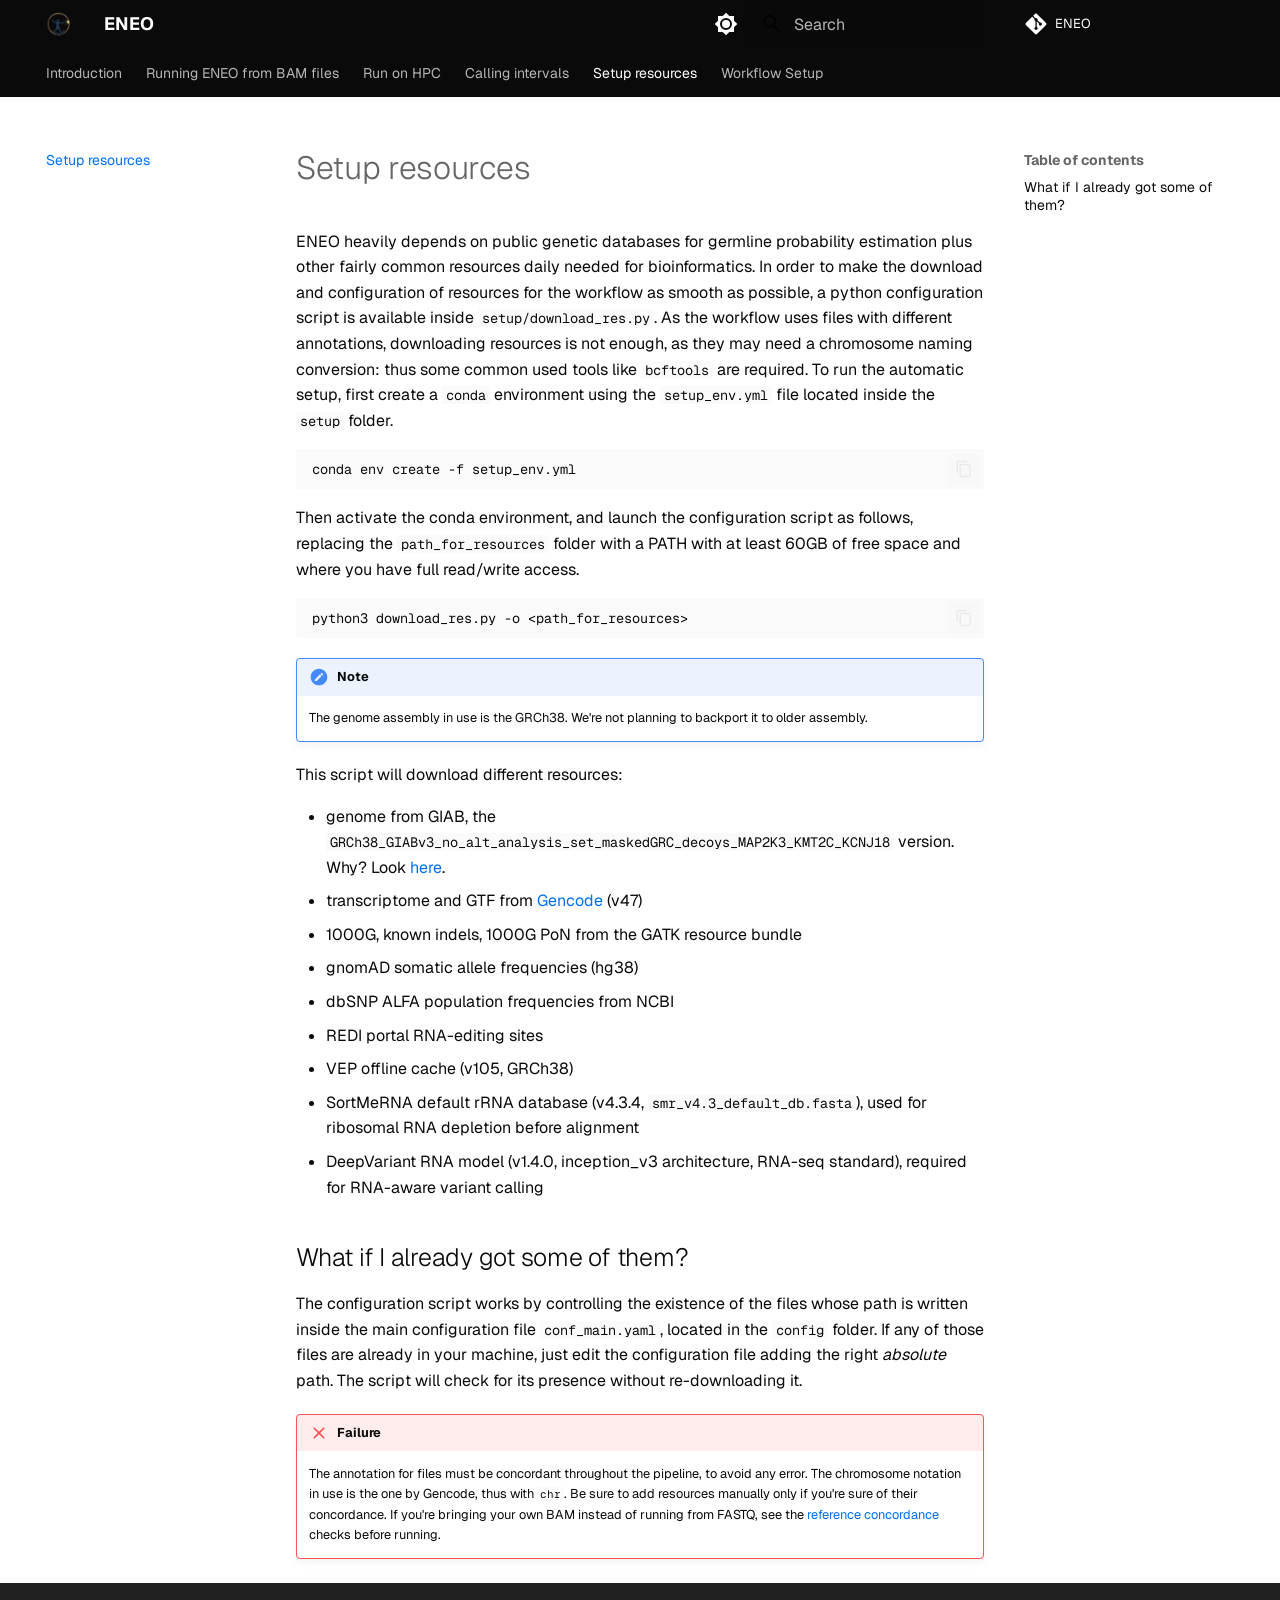
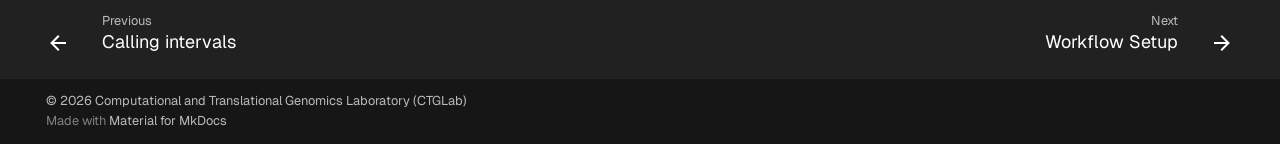
<file: resources/index.html>
<!doctype html>
<html lang="en" class="no-js">
  <head>
    
      <meta charset="utf-8">
      <meta name="viewport" content="width=device-width,initial-scale=1">
      
      
      
        <link rel="canonical" href="https://ctglab.github.io/ENEO/resources/">
      
      
        <link rel="prev" href="../intervals/">
      
      
        <link rel="next" href="../setup/">
      
      
        
      
      
      <link rel="icon" href="../assets/eneo.png">
      <meta name="generator" content="mkdocs-1.6.1, mkdocs-material-9.7.6">
    
    
      
        <title>Setup resources - ENEO</title>
      
    
    
      <link rel="stylesheet" href="../assets/stylesheets/main.484c7ddc.min.css">
      
        
        <link rel="stylesheet" href="../assets/stylesheets/palette.ab4e12ef.min.css">
      
      


    
    
      
    
    
      
        
        
        <link rel="preconnect" href="https://fonts.gstatic.com" crossorigin>
        <link rel="stylesheet" href="https://fonts.googleapis.com/css?family=Geist:300,300i,400,400i,700,700i%7CGeist+Mono:400,400i,700,700i&display=fallback">
        <style>:root{--md-text-font:"Geist";--md-code-font:"Geist Mono"}</style>
      
    
    
      <link rel="stylesheet" href="../stylesheets/extra.css">
    
    <script>__md_scope=new URL("..",location),__md_hash=e=>[...e].reduce(((e,_)=>(e<<5)-e+_.charCodeAt(0)),0),__md_get=(e,_=localStorage,t=__md_scope)=>JSON.parse(_.getItem(t.pathname+"."+e)),__md_set=(e,_,t=localStorage,a=__md_scope)=>{try{t.setItem(a.pathname+"."+e,JSON.stringify(_))}catch(e){}}</script>
    
      

    
    
  </head>
  
  
    
    
      
    
    
    
    
    <body dir="ltr" data-md-color-scheme="default" data-md-color-primary="white" data-md-color-accent="indigo">
  
    
    <input class="md-toggle" data-md-toggle="drawer" type="checkbox" id="__drawer" autocomplete="off">
    <input class="md-toggle" data-md-toggle="search" type="checkbox" id="__search" autocomplete="off">
    <label class="md-overlay" for="__drawer"></label>
    <div data-md-component="skip">
      
        
        <a href="#setup-resources" class="md-skip">
          Skip to content
        </a>
      
    </div>
    <div data-md-component="announce">
      
    </div>
    
    
      

<header class="md-header" data-md-component="header">
  <nav class="md-header__inner md-grid" aria-label="Header">
    <a href=".." title="ENEO" class="md-header__button md-logo" aria-label="ENEO" data-md-component="logo">
      
  <img src="../assets/eneo.png" alt="logo">

    </a>
    <label class="md-header__button md-icon" for="__drawer">
      
      <svg xmlns="http://www.w3.org/2000/svg" viewBox="0 0 24 24"><path d="M3 6h18v2H3zm0 5h18v2H3zm0 5h18v2H3z"/></svg>
    </label>
    <div class="md-header__title" data-md-component="header-title">
      <div class="md-header__ellipsis">
        <div class="md-header__topic">
          <span class="md-ellipsis">
            ENEO
          </span>
        </div>
        <div class="md-header__topic" data-md-component="header-topic">
          <span class="md-ellipsis">
            
              Setup resources
            
          </span>
        </div>
      </div>
    </div>
    
      
        <form class="md-header__option" data-md-component="palette">
  
    
    
    
    <input class="md-option" data-md-color-media="" data-md-color-scheme="default" data-md-color-primary="white" data-md-color-accent="indigo"  aria-label="Switch to dark mode"  type="radio" name="__palette" id="__palette_0">
    
      <label class="md-header__button md-icon" title="Switch to dark mode" for="__palette_1" hidden>
        <svg xmlns="http://www.w3.org/2000/svg" viewBox="0 0 24 24"><path d="M12 8a4 4 0 0 0-4 4 4 4 0 0 0 4 4 4 4 0 0 0 4-4 4 4 0 0 0-4-4m0 10a6 6 0 0 1-6-6 6 6 0 0 1 6-6 6 6 0 0 1 6 6 6 6 0 0 1-6 6m8-9.31V4h-4.69L12 .69 8.69 4H4v4.69L.69 12 4 15.31V20h4.69L12 23.31 15.31 20H20v-4.69L23.31 12z"/></svg>
      </label>
    
  
    
    
    
    <input class="md-option" data-md-color-media="" data-md-color-scheme="slate" data-md-color-primary="black" data-md-color-accent="indigo"  aria-label="Switch to light mode"  type="radio" name="__palette" id="__palette_1">
    
      <label class="md-header__button md-icon" title="Switch to light mode" for="__palette_0" hidden>
        <svg xmlns="http://www.w3.org/2000/svg" viewBox="0 0 24 24"><path d="M12 18c-.89 0-1.74-.2-2.5-.55C11.56 16.5 13 14.42 13 12s-1.44-4.5-3.5-5.45C10.26 6.2 11.11 6 12 6a6 6 0 0 1 6 6 6 6 0 0 1-6 6m8-9.31V4h-4.69L12 .69 8.69 4H4v4.69L.69 12 4 15.31V20h4.69L12 23.31 15.31 20H20v-4.69L23.31 12z"/></svg>
      </label>
    
  
</form>
      
    
    
      <script>var palette=__md_get("__palette");if(palette&&palette.color){if("(prefers-color-scheme)"===palette.color.media){var media=matchMedia("(prefers-color-scheme: light)"),input=document.querySelector(media.matches?"[data-md-color-media='(prefers-color-scheme: light)']":"[data-md-color-media='(prefers-color-scheme: dark)']");palette.color.media=input.getAttribute("data-md-color-media"),palette.color.scheme=input.getAttribute("data-md-color-scheme"),palette.color.primary=input.getAttribute("data-md-color-primary"),palette.color.accent=input.getAttribute("data-md-color-accent")}for(var[key,value]of Object.entries(palette.color))document.body.setAttribute("data-md-color-"+key,value)}</script>
    
    
    
      
      
        <label class="md-header__button md-icon" for="__search">
          
          <svg xmlns="http://www.w3.org/2000/svg" viewBox="0 0 24 24"><path d="M9.5 3A6.5 6.5 0 0 1 16 9.5c0 1.61-.59 3.09-1.56 4.23l.27.27h.79l5 5-1.5 1.5-5-5v-.79l-.27-.27A6.52 6.52 0 0 1 9.5 16 6.5 6.5 0 0 1 3 9.5 6.5 6.5 0 0 1 9.5 3m0 2C7 5 5 7 5 9.5S7 14 9.5 14 14 12 14 9.5 12 5 9.5 5"/></svg>
        </label>
        <div class="md-search" data-md-component="search" role="dialog">
  <label class="md-search__overlay" for="__search"></label>
  <div class="md-search__inner" role="search">
    <form class="md-search__form" name="search">
      <input type="text" class="md-search__input" name="query" aria-label="Search" placeholder="Search" autocapitalize="off" autocorrect="off" autocomplete="off" spellcheck="false" data-md-component="search-query" required>
      <label class="md-search__icon md-icon" for="__search">
        
        <svg xmlns="http://www.w3.org/2000/svg" viewBox="0 0 24 24"><path d="M9.5 3A6.5 6.5 0 0 1 16 9.5c0 1.61-.59 3.09-1.56 4.23l.27.27h.79l5 5-1.5 1.5-5-5v-.79l-.27-.27A6.52 6.52 0 0 1 9.5 16 6.5 6.5 0 0 1 3 9.5 6.5 6.5 0 0 1 9.5 3m0 2C7 5 5 7 5 9.5S7 14 9.5 14 14 12 14 9.5 12 5 9.5 5"/></svg>
        
        <svg xmlns="http://www.w3.org/2000/svg" viewBox="0 0 24 24"><path d="M20 11v2H8l5.5 5.5-1.42 1.42L4.16 12l7.92-7.92L13.5 5.5 8 11z"/></svg>
      </label>
      <nav class="md-search__options" aria-label="Search">
        
        <button type="reset" class="md-search__icon md-icon" title="Clear" aria-label="Clear" tabindex="-1">
          
          <svg xmlns="http://www.w3.org/2000/svg" viewBox="0 0 24 24"><path d="M19 6.41 17.59 5 12 10.59 6.41 5 5 6.41 10.59 12 5 17.59 6.41 19 12 13.41 17.59 19 19 17.59 13.41 12z"/></svg>
        </button>
      </nav>
      
        <div class="md-search__suggest" data-md-component="search-suggest"></div>
      
    </form>
    <div class="md-search__output">
      <div class="md-search__scrollwrap" tabindex="0" data-md-scrollfix>
        <div class="md-search-result" data-md-component="search-result">
          <div class="md-search-result__meta">
            Initializing search
          </div>
          <ol class="md-search-result__list" role="presentation"></ol>
        </div>
      </div>
    </div>
  </div>
</div>
      
    
    
      <div class="md-header__source">
        <a href="https://github.com/ctglab/ENEO" title="Go to repository" class="md-source" data-md-component="source">
  <div class="md-source__icon md-icon">
    
    <svg xmlns="http://www.w3.org/2000/svg" viewBox="0 0 448 512"><!--! Font Awesome Free 7.1.0 by @fontawesome - https://fontawesome.com License - https://fontawesome.com/license/free (Icons: CC BY 4.0, Fonts: SIL OFL 1.1, Code: MIT License) Copyright 2025 Fonticons, Inc.--><path d="M439.6 236.1 244 40.5c-5.4-5.5-12.8-8.5-20.4-8.5s-15 3-20.4 8.4L162.5 81l51.5 51.5c27.1-9.1 52.7 16.8 43.4 43.7l49.7 49.7c34.2-11.8 61.2 31 35.5 56.7-26.5 26.5-70.2-2.9-56-37.3L240.3 199v121.9c25.3 12.5 22.3 41.8 9.1 55-6.4 6.4-15.2 10.1-24.3 10.1s-17.8-3.6-24.3-10.1c-17.6-17.6-11.1-46.9 11.2-56v-123c-20.8-8.5-24.6-30.7-18.6-45L142.6 101 8.5 235.1C3 240.6 0 247.9 0 255.5s3 15 8.5 20.4l195.6 195.7c5.4 5.4 12.7 8.4 20.4 8.4s15-3 20.4-8.4l194.7-194.7c5.4-5.4 8.4-12.8 8.4-20.4s-3-15-8.4-20.4"/></svg>
  </div>
  <div class="md-source__repository">
    ENEO
  </div>
</a>
      </div>
    
  </nav>
  
</header>
    
    <div class="md-container" data-md-component="container">
      
      
        
          
            
<nav class="md-tabs" aria-label="Tabs" data-md-component="tabs">
  <div class="md-grid">
    <ul class="md-tabs__list">
      
        
  
  
  
  
    <li class="md-tabs__item">
      <a href=".." class="md-tabs__link">
        
  
  
    
  
  Introduction

      </a>
    </li>
  

      
        
  
  
  
  
    <li class="md-tabs__item">
      <a href="../bam_only_mode/" class="md-tabs__link">
        
  
  
    
  
  Running ENEO from BAM files

      </a>
    </li>
  

      
        
  
  
  
  
    <li class="md-tabs__item">
      <a href="../hpc/" class="md-tabs__link">
        
  
  
    
  
  Run on HPC

      </a>
    </li>
  

      
        
  
  
  
  
    <li class="md-tabs__item">
      <a href="../intervals/" class="md-tabs__link">
        
  
  
    
  
  Calling intervals

      </a>
    </li>
  

      
        
  
  
  
    
  
  
    <li class="md-tabs__item md-tabs__item--active">
      <a href="./" class="md-tabs__link">
        
  
  
    
  
  Setup resources

      </a>
    </li>
  

      
        
  
  
  
  
    <li class="md-tabs__item">
      <a href="../setup/" class="md-tabs__link">
        
  
  
    
  
  Workflow Setup

      </a>
    </li>
  

      
    </ul>
  </div>
</nav>
          
        
      
      <main class="md-main" data-md-component="main">
        <div class="md-main__inner md-grid">
          
            
              
              <div class="md-sidebar md-sidebar--primary" data-md-component="sidebar" data-md-type="navigation" >
                <div class="md-sidebar__scrollwrap">
                  <div class="md-sidebar__inner">
                    


  


<nav class="md-nav md-nav--primary md-nav--lifted" aria-label="Navigation" data-md-level="0">
  <label class="md-nav__title" for="__drawer">
    <a href=".." title="ENEO" class="md-nav__button md-logo" aria-label="ENEO" data-md-component="logo">
      
  <img src="../assets/eneo.png" alt="logo">

    </a>
    ENEO
  </label>
  
    <div class="md-nav__source">
      <a href="https://github.com/ctglab/ENEO" title="Go to repository" class="md-source" data-md-component="source">
  <div class="md-source__icon md-icon">
    
    <svg xmlns="http://www.w3.org/2000/svg" viewBox="0 0 448 512"><!--! Font Awesome Free 7.1.0 by @fontawesome - https://fontawesome.com License - https://fontawesome.com/license/free (Icons: CC BY 4.0, Fonts: SIL OFL 1.1, Code: MIT License) Copyright 2025 Fonticons, Inc.--><path d="M439.6 236.1 244 40.5c-5.4-5.5-12.8-8.5-20.4-8.5s-15 3-20.4 8.4L162.5 81l51.5 51.5c27.1-9.1 52.7 16.8 43.4 43.7l49.7 49.7c34.2-11.8 61.2 31 35.5 56.7-26.5 26.5-70.2-2.9-56-37.3L240.3 199v121.9c25.3 12.5 22.3 41.8 9.1 55-6.4 6.4-15.2 10.1-24.3 10.1s-17.8-3.6-24.3-10.1c-17.6-17.6-11.1-46.9 11.2-56v-123c-20.8-8.5-24.6-30.7-18.6-45L142.6 101 8.5 235.1C3 240.6 0 247.9 0 255.5s3 15 8.5 20.4l195.6 195.7c5.4 5.4 12.7 8.4 20.4 8.4s15-3 20.4-8.4l194.7-194.7c5.4-5.4 8.4-12.8 8.4-20.4s-3-15-8.4-20.4"/></svg>
  </div>
  <div class="md-source__repository">
    ENEO
  </div>
</a>
    </div>
  
  <ul class="md-nav__list" data-md-scrollfix>
    
      
      
  
  
  
  
    <li class="md-nav__item">
      <a href=".." class="md-nav__link">
        
  
  
  <span class="md-ellipsis">
    
  
    Introduction
  

    
  </span>
  
  

      </a>
    </li>
  

    
      
      
  
  
  
  
    <li class="md-nav__item">
      <a href="../bam_only_mode/" class="md-nav__link">
        
  
  
  <span class="md-ellipsis">
    
  
    Running ENEO from BAM files
  

    
  </span>
  
  

      </a>
    </li>
  

    
      
      
  
  
  
  
    <li class="md-nav__item">
      <a href="../hpc/" class="md-nav__link">
        
  
  
  <span class="md-ellipsis">
    
  
    Run on HPC
  

    
  </span>
  
  

      </a>
    </li>
  

    
      
      
  
  
  
  
    <li class="md-nav__item">
      <a href="../intervals/" class="md-nav__link">
        
  
  
  <span class="md-ellipsis">
    
  
    Calling intervals
  

    
  </span>
  
  

      </a>
    </li>
  

    
      
      
  
  
    
  
  
  
    <li class="md-nav__item md-nav__item--active">
      
      <input class="md-nav__toggle md-toggle" type="checkbox" id="__toc">
      
      
        
      
      
        <label class="md-nav__link md-nav__link--active" for="__toc">
          
  
  
  <span class="md-ellipsis">
    
  
    Setup resources
  

    
  </span>
  
  

          <span class="md-nav__icon md-icon"></span>
        </label>
      
      <a href="./" class="md-nav__link md-nav__link--active">
        
  
  
  <span class="md-ellipsis">
    
  
    Setup resources
  

    
  </span>
  
  

      </a>
      
        

<nav class="md-nav md-nav--secondary" aria-label="Table of contents">
  
  
  
    
  
  
    <label class="md-nav__title" for="__toc">
      <span class="md-nav__icon md-icon"></span>
      Table of contents
    </label>
    <ul class="md-nav__list" data-md-component="toc" data-md-scrollfix>
      
        <li class="md-nav__item">
  <a href="#what-if-i-already-got-some-of-them" class="md-nav__link">
    <span class="md-ellipsis">
      
        What if I already got some of them?
      
    </span>
  </a>
  
</li>
      
    </ul>
  
</nav>
      
    </li>
  

    
      
      
  
  
  
  
    <li class="md-nav__item">
      <a href="../setup/" class="md-nav__link">
        
  
  
  <span class="md-ellipsis">
    
  
    Workflow Setup
  

    
  </span>
  
  

      </a>
    </li>
  

    
  </ul>
</nav>
                  </div>
                </div>
              </div>
            
            
              
              <div class="md-sidebar md-sidebar--secondary" data-md-component="sidebar" data-md-type="toc" >
                <div class="md-sidebar__scrollwrap">
                  <div class="md-sidebar__inner">
                    

<nav class="md-nav md-nav--secondary" aria-label="Table of contents">
  
  
  
    
  
  
    <label class="md-nav__title" for="__toc">
      <span class="md-nav__icon md-icon"></span>
      Table of contents
    </label>
    <ul class="md-nav__list" data-md-component="toc" data-md-scrollfix>
      
        <li class="md-nav__item">
  <a href="#what-if-i-already-got-some-of-them" class="md-nav__link">
    <span class="md-ellipsis">
      
        What if I already got some of them?
      
    </span>
  </a>
  
</li>
      
    </ul>
  
</nav>
                  </div>
                </div>
              </div>
            
          
          
            <div class="md-content" data-md-component="content">
              
              <article class="md-content__inner md-typeset">
                
                  


  
  


<h1 id="setup-resources">Setup resources</h1>
<p>ENEO heavily depends on public genetic databases for germline probability estimation plus other fairly common resources daily needed for bioinformatics. In order to make the download and configuration of resources for the workflow as smooth as possible, a python configuration script is available inside <code>setup/download_res.py</code>. As the workflow uses files with different annotations, downloading resources is not enough, as they may need a chromosome naming conversion: thus some common used tools like <code>bcftools</code> are required. To run the automatic setup, first create a <code>conda</code> environment using the <code>setup_env.yml</code> file located inside the <code>setup</code> folder.</p>
<div class="highlight"><pre><span></span><code><a id="__codelineno-0-1" name="__codelineno-0-1" href="#__codelineno-0-1"></a>conda<span class="w"> </span>env<span class="w"> </span>create<span class="w"> </span>-f<span class="w"> </span>setup_env.yml<span class="w"> </span>
</code></pre></div>
<p>Then activate the conda environment, and launch the configuration script as follows, replacing the <code>path_for_resources</code> folder with a PATH with at least 60GB of free space and where you have full read/write access.</p>
<div class="highlight"><pre><span></span><code><a id="__codelineno-1-1" name="__codelineno-1-1" href="#__codelineno-1-1"></a>python3<span class="w"> </span>download_res.py<span class="w"> </span>-o<span class="w"> </span>&lt;path_for_resources&gt;<span class="w">  </span>
</code></pre></div>
<div class="admonition note">
<p class="admonition-title">Note</p>
<p>The genome assembly in use is the GRCh38. We're not planning to backport it to older assembly. </p>
</div>
<p>This script will download different resources:</p>
<ul>
<li>genome from GIAB, the <code>GRCh38_GIABv3_no_alt_analysis_set_maskedGRC_decoys_MAP2K3_KMT2C_KCNJ18</code> version. Why? Look <a href="https://gist.github.com/brentp/1935e9bada1ea3185fbbc132019a619e">here</a>.</li>
<li>transcriptome and GTF from <a href="https://www.gencodegenes.org/human/">Gencode</a> (v47)</li>
<li>1000G, known indels, 1000G PoN from the GATK resource bundle</li>
<li>gnomAD somatic allele frequencies (hg38)</li>
<li>dbSNP ALFA population frequencies from NCBI</li>
<li>REDI portal RNA-editing sites</li>
<li>VEP offline cache (v105, GRCh38)</li>
<li>SortMeRNA default rRNA database (v4.3.4, <code>smr_v4.3_default_db.fasta</code>), used for ribosomal RNA depletion before alignment</li>
<li>DeepVariant RNA model (v1.4.0, inception_v3 architecture, RNA-seq standard), required for RNA-aware variant calling</li>
</ul>
<h2 id="what-if-i-already-got-some-of-them">What if I already got some of them?</h2>
<p>The configuration script works by controlling the existence of the files whose path is written inside the main configuration file <code>conf_main.yaml</code>, located in the <code>config</code> folder. If any of those files are already in your machine, just edit the configuration file adding the right <em>absolute</em> path. The script will check for its presence without re-downloading it.</p>
<div class="admonition failure">
<p class="admonition-title">Failure</p>
<p>The annotation for files must be concordant throughout the pipeline, to avoid any error. The chromosome notation in use is the one by Gencode, thus with <code>chr</code>. Be sure to add resources manually only if you're sure of their concordance. If you're bringing your own BAM instead of running from FASTQ, see the <a href="../bam_only_mode/#reference-concordance">reference concordance</a> checks before running.</p>
</div>












                
              </article>
            </div>
          
          
  <script>var tabs=__md_get("__tabs");if(Array.isArray(tabs))e:for(var set of document.querySelectorAll(".tabbed-set")){var labels=set.querySelector(".tabbed-labels");for(var tab of tabs)for(var label of labels.getElementsByTagName("label"))if(label.innerText.trim()===tab){var input=document.getElementById(label.htmlFor);input.checked=!0;continue e}}</script>

<script>var target=document.getElementById(location.hash.slice(1));target&&target.name&&(target.checked=target.name.startsWith("__tabbed_"))</script>
        </div>
        
          <button type="button" class="md-top md-icon" data-md-component="top" hidden>
  
  <svg xmlns="http://www.w3.org/2000/svg" viewBox="0 0 24 24"><path d="M13 20h-2V8l-5.5 5.5-1.42-1.42L12 4.16l7.92 7.92-1.42 1.42L13 8z"/></svg>
  Back to top
</button>
        
      </main>
      
        <footer class="md-footer">
  
    
      
      <nav class="md-footer__inner md-grid" aria-label="Footer" >
        
          
          <a href="../intervals/" class="md-footer__link md-footer__link--prev" aria-label="Previous: Calling intervals">
            <div class="md-footer__button md-icon">
              
              <svg xmlns="http://www.w3.org/2000/svg" viewBox="0 0 24 24"><path d="M20 11v2H8l5.5 5.5-1.42 1.42L4.16 12l7.92-7.92L13.5 5.5 8 11z"/></svg>
            </div>
            <div class="md-footer__title">
              <span class="md-footer__direction">
                Previous
              </span>
              <div class="md-ellipsis">
                Calling intervals
              </div>
            </div>
          </a>
        
        
          
          <a href="../setup/" class="md-footer__link md-footer__link--next" aria-label="Next: Workflow Setup">
            <div class="md-footer__title">
              <span class="md-footer__direction">
                Next
              </span>
              <div class="md-ellipsis">
                Workflow Setup
              </div>
            </div>
            <div class="md-footer__button md-icon">
              
              <svg xmlns="http://www.w3.org/2000/svg" viewBox="0 0 24 24"><path d="M4 11v2h12l-5.5 5.5 1.42 1.42L19.84 12l-7.92-7.92L10.5 5.5 16 11z"/></svg>
            </div>
          </a>
        
      </nav>
    
  
  <div class="md-footer-meta md-typeset">
    <div class="md-footer-meta__inner md-grid">
      <div class="md-copyright">
  
    <div class="md-copyright__highlight">
      &copy; 2026 <a href="https://github.com/ctglab" target="_blank" rel="noopener">Computational and Translational Genomics Laboratory (CTGLab)</a>

    </div>
  
  
    Made with
    <a href="https://squidfunk.github.io/mkdocs-material/" target="_blank" rel="noopener">
      Material for MkDocs
    </a>
  
</div>
      
    </div>
  </div>
</footer>
      
    </div>
    <div class="md-dialog" data-md-component="dialog">
      <div class="md-dialog__inner md-typeset"></div>
    </div>
    
    
    
      
      
      <script id="__config" type="application/json">{"annotate": null, "base": "..", "features": ["navigation.tabs", "navigation.sections", "navigation.footer", "navigation.top", "search.suggest", "search.highlight", "content.tabs.link", "content.code.annotation", "content.code.copy"], "search": "../assets/javascripts/workers/search.2c215733.min.js", "tags": null, "translations": {"clipboard.copied": "Copied to clipboard", "clipboard.copy": "Copy to clipboard", "search.result.more.one": "1 more on this page", "search.result.more.other": "# more on this page", "search.result.none": "No matching documents", "search.result.one": "1 matching document", "search.result.other": "# matching documents", "search.result.placeholder": "Type to start searching", "search.result.term.missing": "Missing", "select.version": "Select version"}, "version": null}</script>
    
    
      <script src="../assets/javascripts/bundle.79ae519e.min.js"></script>
      
    
  </body>
</html>
</file>
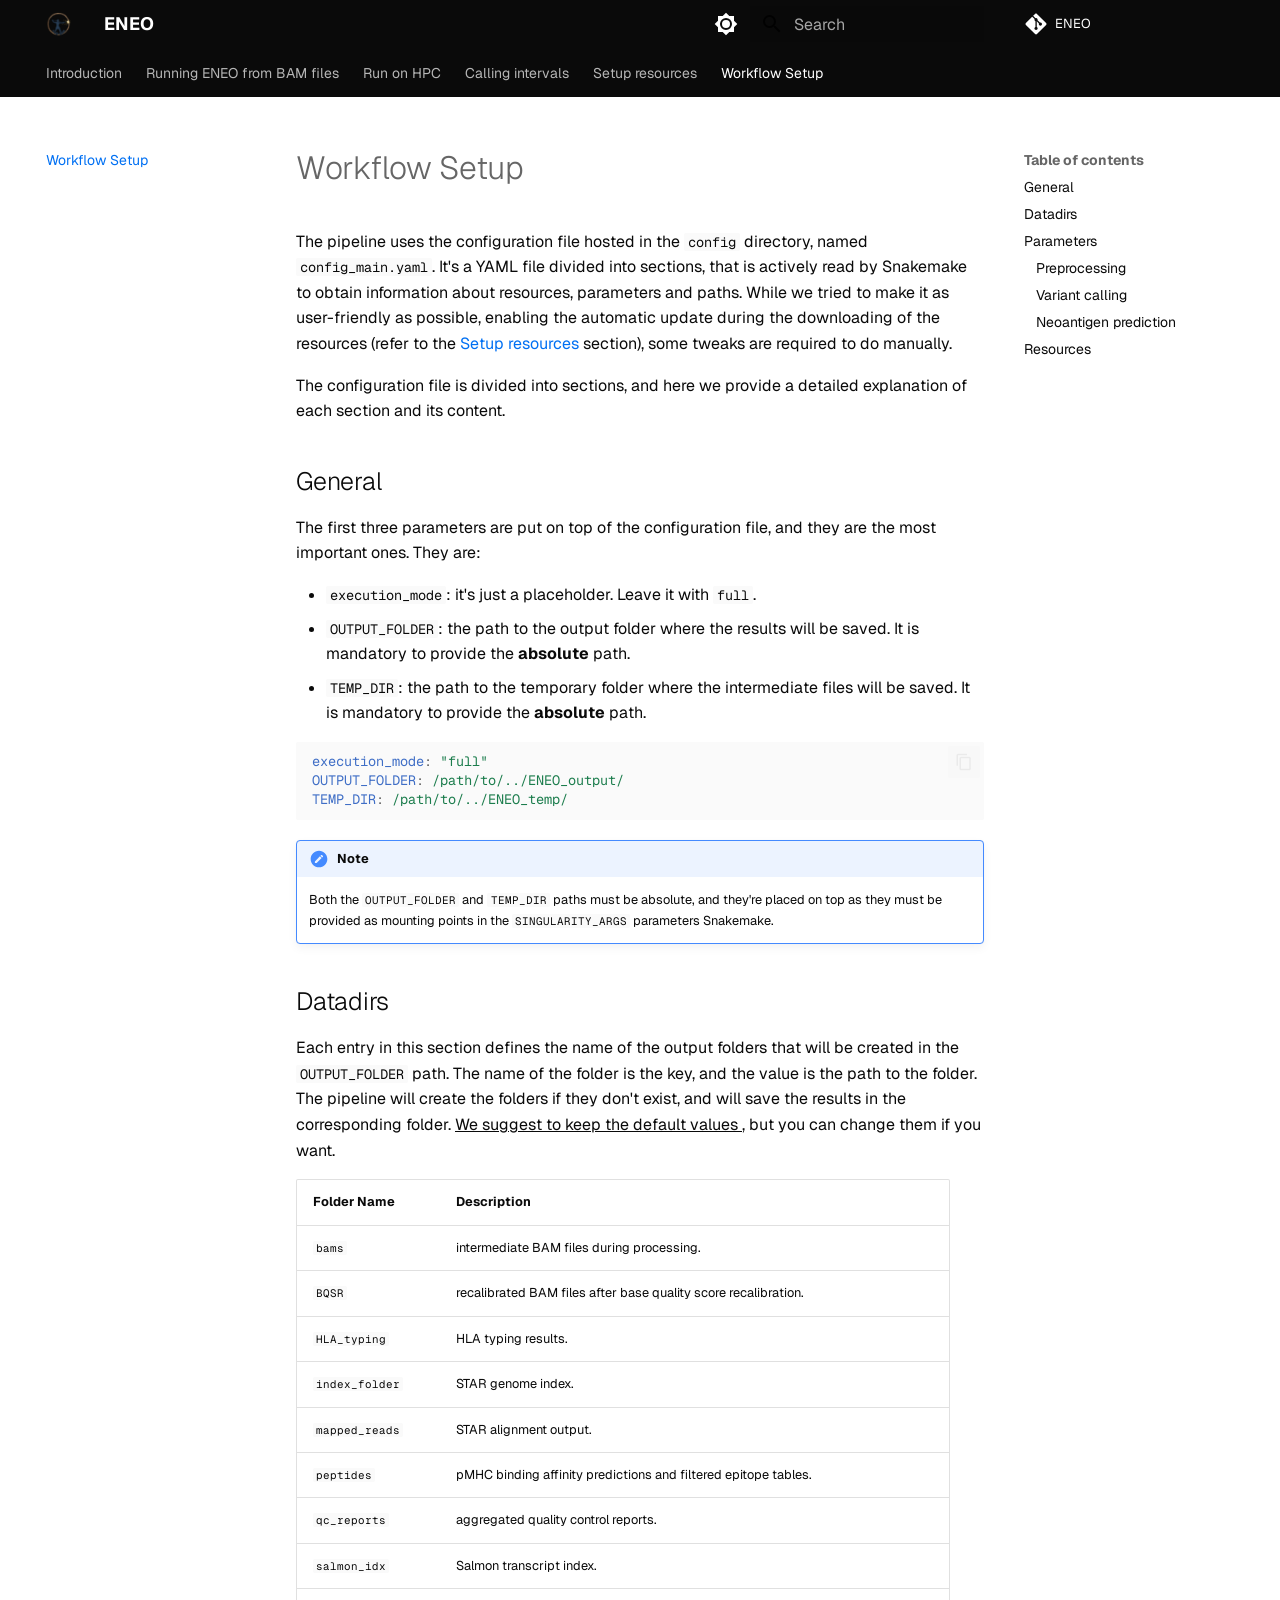
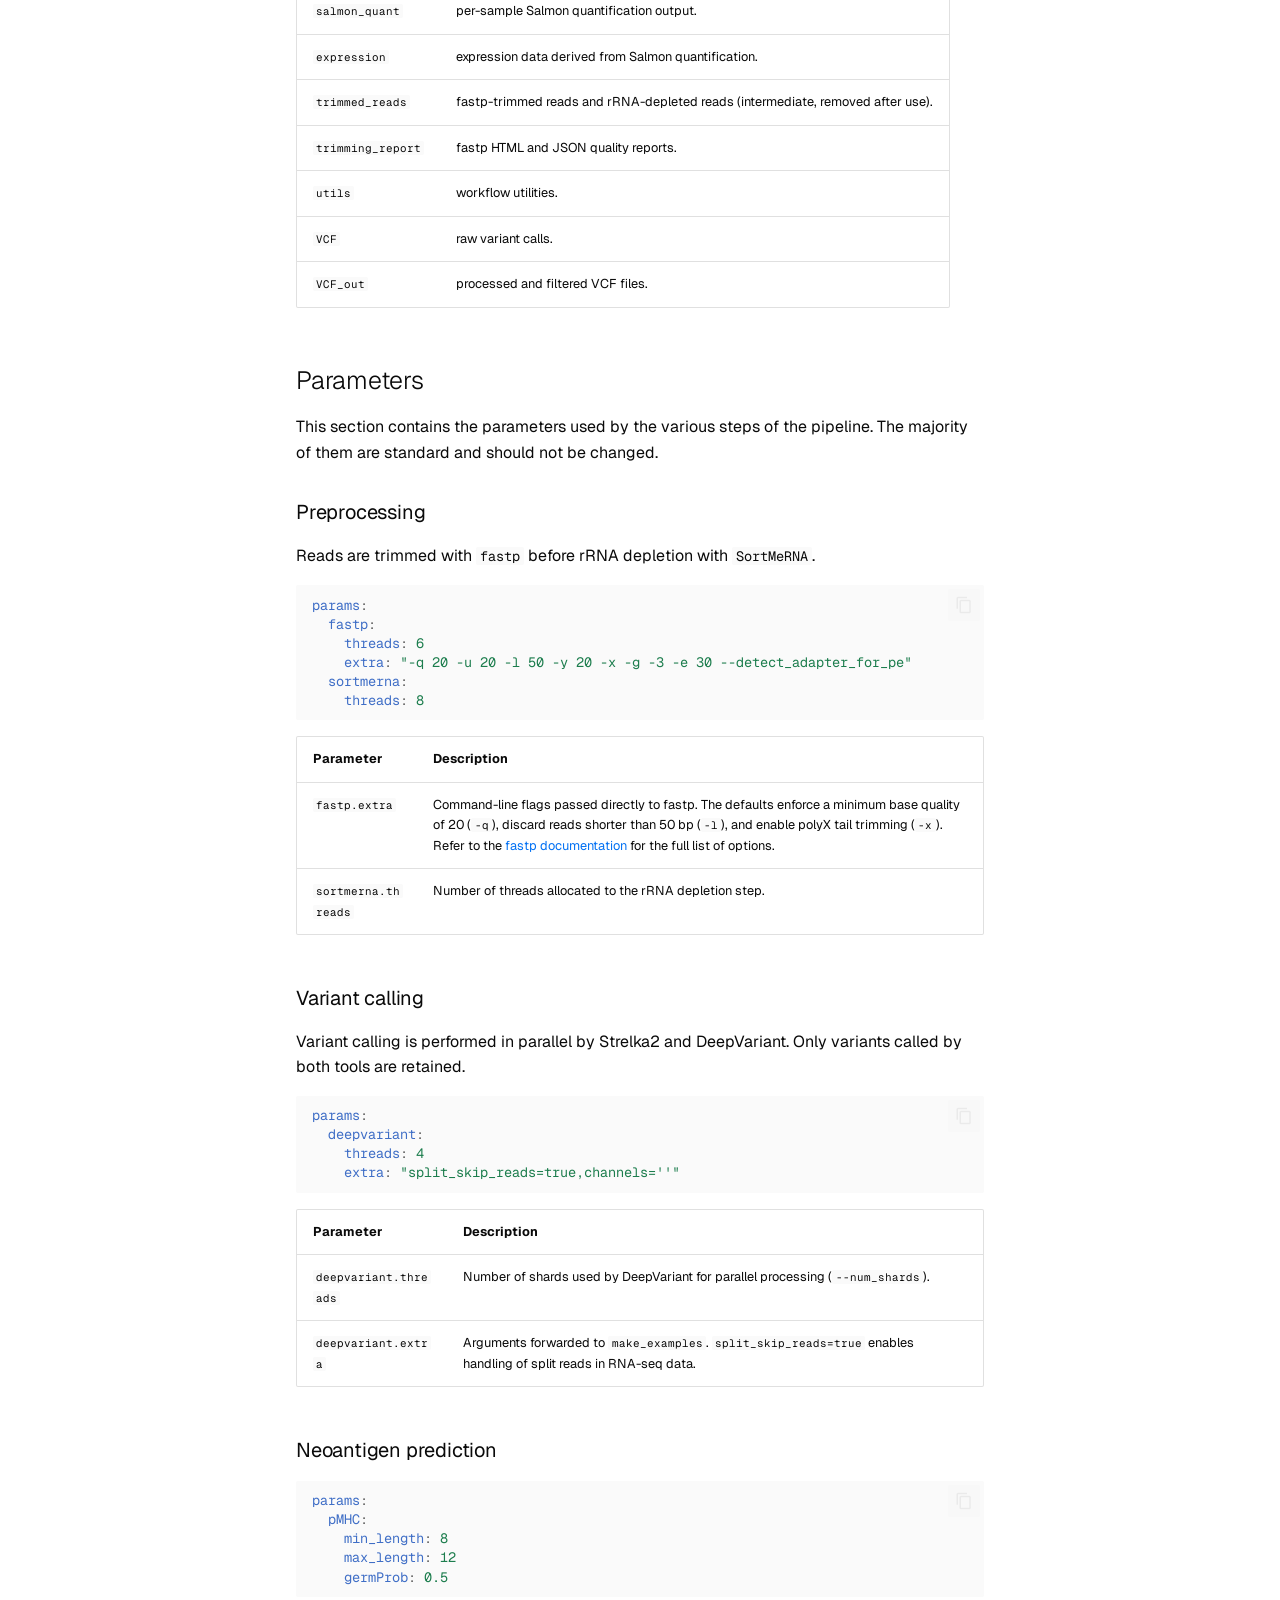
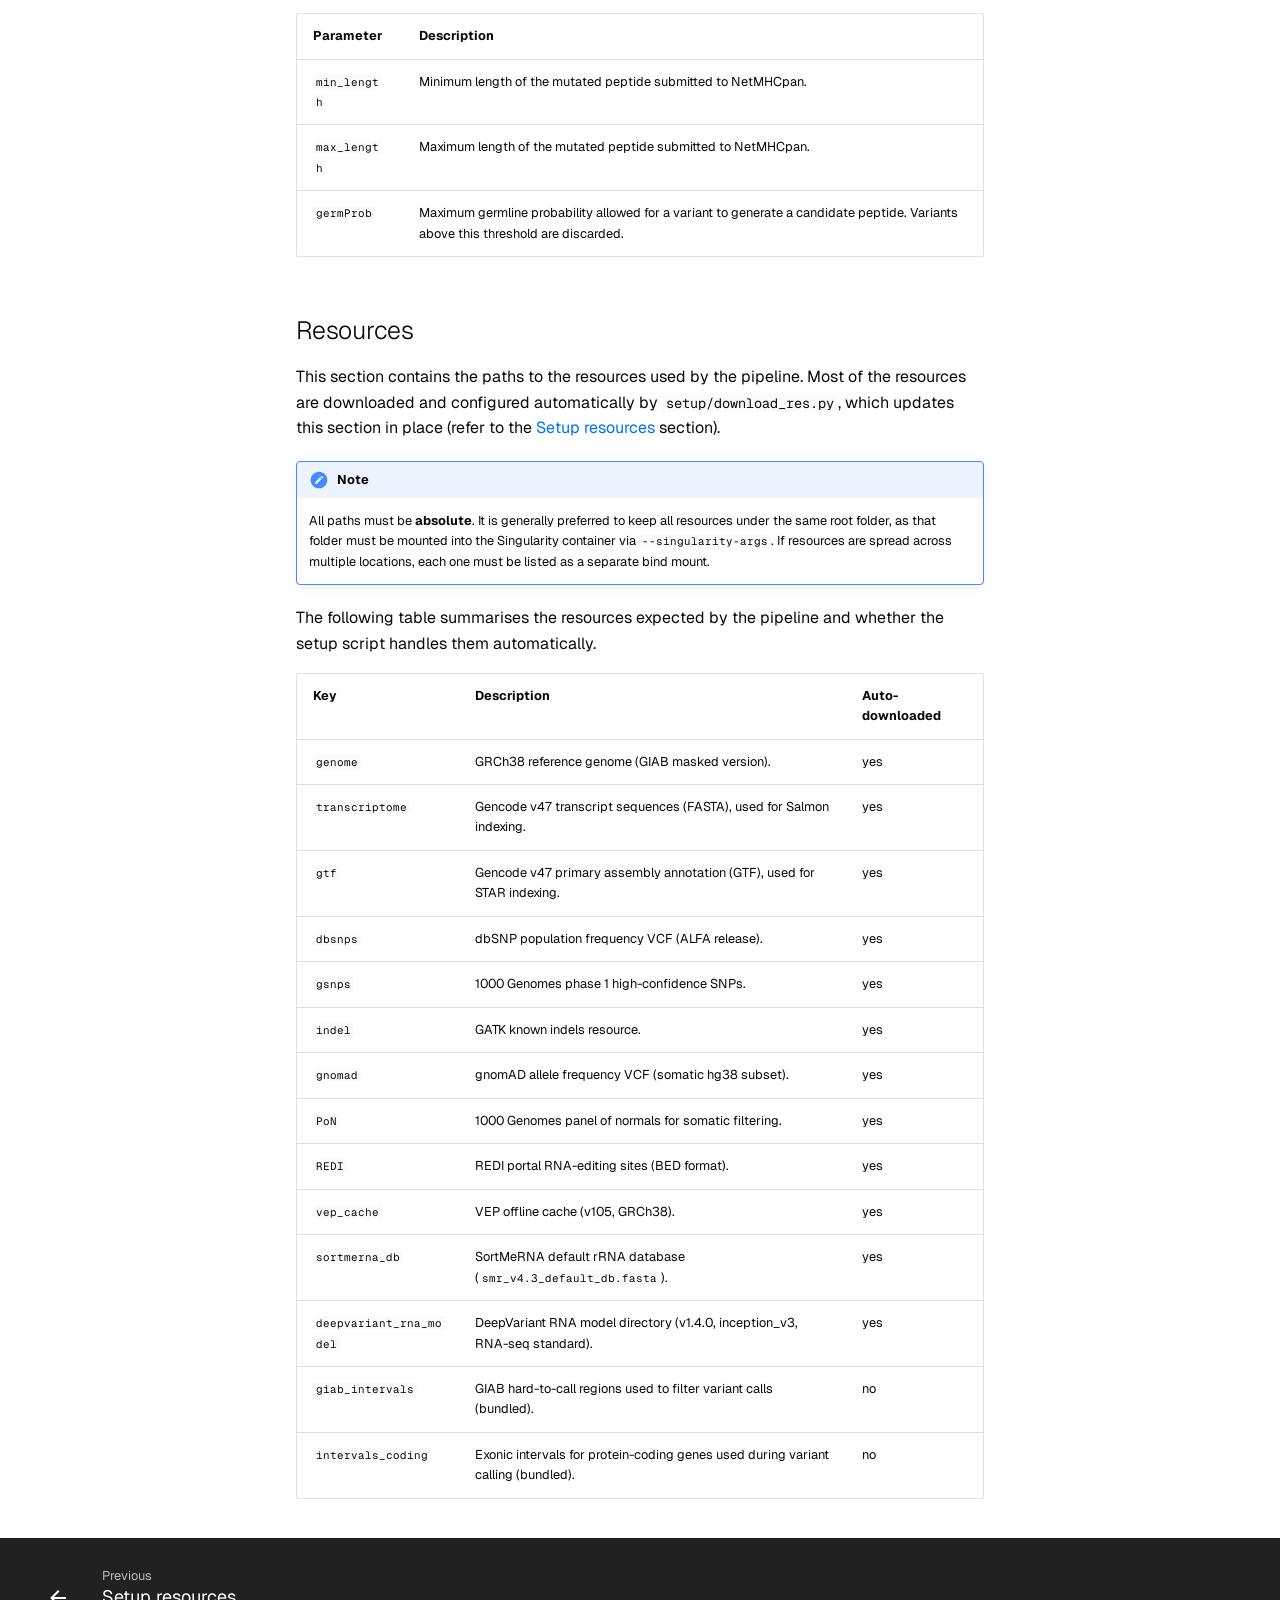
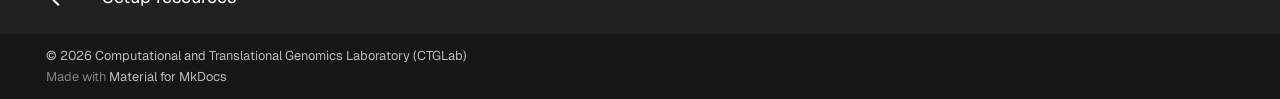
<file: setup/index.html>
<!doctype html>
<html lang="en" class="no-js">
  <head>
    
      <meta charset="utf-8">
      <meta name="viewport" content="width=device-width,initial-scale=1">
      
      
      
        <link rel="canonical" href="https://ctglab.github.io/ENEO/setup/">
      
      
        <link rel="prev" href="../resources/">
      
      
      
        
      
      
      <link rel="icon" href="../assets/eneo.png">
      <meta name="generator" content="mkdocs-1.6.1, mkdocs-material-9.7.6">
    
    
      
        <title>Workflow Setup - ENEO</title>
      
    
    
      <link rel="stylesheet" href="../assets/stylesheets/main.484c7ddc.min.css">
      
        
        <link rel="stylesheet" href="../assets/stylesheets/palette.ab4e12ef.min.css">
      
      


    
    
      
    
    
      
        
        
        <link rel="preconnect" href="https://fonts.gstatic.com" crossorigin>
        <link rel="stylesheet" href="https://fonts.googleapis.com/css?family=Geist:300,300i,400,400i,700,700i%7CGeist+Mono:400,400i,700,700i&display=fallback">
        <style>:root{--md-text-font:"Geist";--md-code-font:"Geist Mono"}</style>
      
    
    
      <link rel="stylesheet" href="../stylesheets/extra.css">
    
    <script>__md_scope=new URL("..",location),__md_hash=e=>[...e].reduce(((e,_)=>(e<<5)-e+_.charCodeAt(0)),0),__md_get=(e,_=localStorage,t=__md_scope)=>JSON.parse(_.getItem(t.pathname+"."+e)),__md_set=(e,_,t=localStorage,a=__md_scope)=>{try{t.setItem(a.pathname+"."+e,JSON.stringify(_))}catch(e){}}</script>
    
      

    
    
  </head>
  
  
    
    
      
    
    
    
    
    <body dir="ltr" data-md-color-scheme="default" data-md-color-primary="white" data-md-color-accent="indigo">
  
    
    <input class="md-toggle" data-md-toggle="drawer" type="checkbox" id="__drawer" autocomplete="off">
    <input class="md-toggle" data-md-toggle="search" type="checkbox" id="__search" autocomplete="off">
    <label class="md-overlay" for="__drawer"></label>
    <div data-md-component="skip">
      
        
        <a href="#workflow-setup" class="md-skip">
          Skip to content
        </a>
      
    </div>
    <div data-md-component="announce">
      
    </div>
    
    
      

<header class="md-header" data-md-component="header">
  <nav class="md-header__inner md-grid" aria-label="Header">
    <a href=".." title="ENEO" class="md-header__button md-logo" aria-label="ENEO" data-md-component="logo">
      
  <img src="../assets/eneo.png" alt="logo">

    </a>
    <label class="md-header__button md-icon" for="__drawer">
      
      <svg xmlns="http://www.w3.org/2000/svg" viewBox="0 0 24 24"><path d="M3 6h18v2H3zm0 5h18v2H3zm0 5h18v2H3z"/></svg>
    </label>
    <div class="md-header__title" data-md-component="header-title">
      <div class="md-header__ellipsis">
        <div class="md-header__topic">
          <span class="md-ellipsis">
            ENEO
          </span>
        </div>
        <div class="md-header__topic" data-md-component="header-topic">
          <span class="md-ellipsis">
            
              Workflow Setup
            
          </span>
        </div>
      </div>
    </div>
    
      
        <form class="md-header__option" data-md-component="palette">
  
    
    
    
    <input class="md-option" data-md-color-media="" data-md-color-scheme="default" data-md-color-primary="white" data-md-color-accent="indigo"  aria-label="Switch to dark mode"  type="radio" name="__palette" id="__palette_0">
    
      <label class="md-header__button md-icon" title="Switch to dark mode" for="__palette_1" hidden>
        <svg xmlns="http://www.w3.org/2000/svg" viewBox="0 0 24 24"><path d="M12 8a4 4 0 0 0-4 4 4 4 0 0 0 4 4 4 4 0 0 0 4-4 4 4 0 0 0-4-4m0 10a6 6 0 0 1-6-6 6 6 0 0 1 6-6 6 6 0 0 1 6 6 6 6 0 0 1-6 6m8-9.31V4h-4.69L12 .69 8.69 4H4v4.69L.69 12 4 15.31V20h4.69L12 23.31 15.31 20H20v-4.69L23.31 12z"/></svg>
      </label>
    
  
    
    
    
    <input class="md-option" data-md-color-media="" data-md-color-scheme="slate" data-md-color-primary="black" data-md-color-accent="indigo"  aria-label="Switch to light mode"  type="radio" name="__palette" id="__palette_1">
    
      <label class="md-header__button md-icon" title="Switch to light mode" for="__palette_0" hidden>
        <svg xmlns="http://www.w3.org/2000/svg" viewBox="0 0 24 24"><path d="M12 18c-.89 0-1.74-.2-2.5-.55C11.56 16.5 13 14.42 13 12s-1.44-4.5-3.5-5.45C10.26 6.2 11.11 6 12 6a6 6 0 0 1 6 6 6 6 0 0 1-6 6m8-9.31V4h-4.69L12 .69 8.69 4H4v4.69L.69 12 4 15.31V20h4.69L12 23.31 15.31 20H20v-4.69L23.31 12z"/></svg>
      </label>
    
  
</form>
      
    
    
      <script>var palette=__md_get("__palette");if(palette&&palette.color){if("(prefers-color-scheme)"===palette.color.media){var media=matchMedia("(prefers-color-scheme: light)"),input=document.querySelector(media.matches?"[data-md-color-media='(prefers-color-scheme: light)']":"[data-md-color-media='(prefers-color-scheme: dark)']");palette.color.media=input.getAttribute("data-md-color-media"),palette.color.scheme=input.getAttribute("data-md-color-scheme"),palette.color.primary=input.getAttribute("data-md-color-primary"),palette.color.accent=input.getAttribute("data-md-color-accent")}for(var[key,value]of Object.entries(palette.color))document.body.setAttribute("data-md-color-"+key,value)}</script>
    
    
    
      
      
        <label class="md-header__button md-icon" for="__search">
          
          <svg xmlns="http://www.w3.org/2000/svg" viewBox="0 0 24 24"><path d="M9.5 3A6.5 6.5 0 0 1 16 9.5c0 1.61-.59 3.09-1.56 4.23l.27.27h.79l5 5-1.5 1.5-5-5v-.79l-.27-.27A6.52 6.52 0 0 1 9.5 16 6.5 6.5 0 0 1 3 9.5 6.5 6.5 0 0 1 9.5 3m0 2C7 5 5 7 5 9.5S7 14 9.5 14 14 12 14 9.5 12 5 9.5 5"/></svg>
        </label>
        <div class="md-search" data-md-component="search" role="dialog">
  <label class="md-search__overlay" for="__search"></label>
  <div class="md-search__inner" role="search">
    <form class="md-search__form" name="search">
      <input type="text" class="md-search__input" name="query" aria-label="Search" placeholder="Search" autocapitalize="off" autocorrect="off" autocomplete="off" spellcheck="false" data-md-component="search-query" required>
      <label class="md-search__icon md-icon" for="__search">
        
        <svg xmlns="http://www.w3.org/2000/svg" viewBox="0 0 24 24"><path d="M9.5 3A6.5 6.5 0 0 1 16 9.5c0 1.61-.59 3.09-1.56 4.23l.27.27h.79l5 5-1.5 1.5-5-5v-.79l-.27-.27A6.52 6.52 0 0 1 9.5 16 6.5 6.5 0 0 1 3 9.5 6.5 6.5 0 0 1 9.5 3m0 2C7 5 5 7 5 9.5S7 14 9.5 14 14 12 14 9.5 12 5 9.5 5"/></svg>
        
        <svg xmlns="http://www.w3.org/2000/svg" viewBox="0 0 24 24"><path d="M20 11v2H8l5.5 5.5-1.42 1.42L4.16 12l7.92-7.92L13.5 5.5 8 11z"/></svg>
      </label>
      <nav class="md-search__options" aria-label="Search">
        
        <button type="reset" class="md-search__icon md-icon" title="Clear" aria-label="Clear" tabindex="-1">
          
          <svg xmlns="http://www.w3.org/2000/svg" viewBox="0 0 24 24"><path d="M19 6.41 17.59 5 12 10.59 6.41 5 5 6.41 10.59 12 5 17.59 6.41 19 12 13.41 17.59 19 19 17.59 13.41 12z"/></svg>
        </button>
      </nav>
      
        <div class="md-search__suggest" data-md-component="search-suggest"></div>
      
    </form>
    <div class="md-search__output">
      <div class="md-search__scrollwrap" tabindex="0" data-md-scrollfix>
        <div class="md-search-result" data-md-component="search-result">
          <div class="md-search-result__meta">
            Initializing search
          </div>
          <ol class="md-search-result__list" role="presentation"></ol>
        </div>
      </div>
    </div>
  </div>
</div>
      
    
    
      <div class="md-header__source">
        <a href="https://github.com/ctglab/ENEO" title="Go to repository" class="md-source" data-md-component="source">
  <div class="md-source__icon md-icon">
    
    <svg xmlns="http://www.w3.org/2000/svg" viewBox="0 0 448 512"><!--! Font Awesome Free 7.1.0 by @fontawesome - https://fontawesome.com License - https://fontawesome.com/license/free (Icons: CC BY 4.0, Fonts: SIL OFL 1.1, Code: MIT License) Copyright 2025 Fonticons, Inc.--><path d="M439.6 236.1 244 40.5c-5.4-5.5-12.8-8.5-20.4-8.5s-15 3-20.4 8.4L162.5 81l51.5 51.5c27.1-9.1 52.7 16.8 43.4 43.7l49.7 49.7c34.2-11.8 61.2 31 35.5 56.7-26.5 26.5-70.2-2.9-56-37.3L240.3 199v121.9c25.3 12.5 22.3 41.8 9.1 55-6.4 6.4-15.2 10.1-24.3 10.1s-17.8-3.6-24.3-10.1c-17.6-17.6-11.1-46.9 11.2-56v-123c-20.8-8.5-24.6-30.7-18.6-45L142.6 101 8.5 235.1C3 240.6 0 247.9 0 255.5s3 15 8.5 20.4l195.6 195.7c5.4 5.4 12.7 8.4 20.4 8.4s15-3 20.4-8.4l194.7-194.7c5.4-5.4 8.4-12.8 8.4-20.4s-3-15-8.4-20.4"/></svg>
  </div>
  <div class="md-source__repository">
    ENEO
  </div>
</a>
      </div>
    
  </nav>
  
</header>
    
    <div class="md-container" data-md-component="container">
      
      
        
          
            
<nav class="md-tabs" aria-label="Tabs" data-md-component="tabs">
  <div class="md-grid">
    <ul class="md-tabs__list">
      
        
  
  
  
  
    <li class="md-tabs__item">
      <a href=".." class="md-tabs__link">
        
  
  
    
  
  Introduction

      </a>
    </li>
  

      
        
  
  
  
  
    <li class="md-tabs__item">
      <a href="../bam_only_mode/" class="md-tabs__link">
        
  
  
    
  
  Running ENEO from BAM files

      </a>
    </li>
  

      
        
  
  
  
  
    <li class="md-tabs__item">
      <a href="../hpc/" class="md-tabs__link">
        
  
  
    
  
  Run on HPC

      </a>
    </li>
  

      
        
  
  
  
  
    <li class="md-tabs__item">
      <a href="../intervals/" class="md-tabs__link">
        
  
  
    
  
  Calling intervals

      </a>
    </li>
  

      
        
  
  
  
  
    <li class="md-tabs__item">
      <a href="../resources/" class="md-tabs__link">
        
  
  
    
  
  Setup resources

      </a>
    </li>
  

      
        
  
  
  
    
  
  
    <li class="md-tabs__item md-tabs__item--active">
      <a href="./" class="md-tabs__link">
        
  
  
    
  
  Workflow Setup

      </a>
    </li>
  

      
    </ul>
  </div>
</nav>
          
        
      
      <main class="md-main" data-md-component="main">
        <div class="md-main__inner md-grid">
          
            
              
              <div class="md-sidebar md-sidebar--primary" data-md-component="sidebar" data-md-type="navigation" >
                <div class="md-sidebar__scrollwrap">
                  <div class="md-sidebar__inner">
                    


  


<nav class="md-nav md-nav--primary md-nav--lifted" aria-label="Navigation" data-md-level="0">
  <label class="md-nav__title" for="__drawer">
    <a href=".." title="ENEO" class="md-nav__button md-logo" aria-label="ENEO" data-md-component="logo">
      
  <img src="../assets/eneo.png" alt="logo">

    </a>
    ENEO
  </label>
  
    <div class="md-nav__source">
      <a href="https://github.com/ctglab/ENEO" title="Go to repository" class="md-source" data-md-component="source">
  <div class="md-source__icon md-icon">
    
    <svg xmlns="http://www.w3.org/2000/svg" viewBox="0 0 448 512"><!--! Font Awesome Free 7.1.0 by @fontawesome - https://fontawesome.com License - https://fontawesome.com/license/free (Icons: CC BY 4.0, Fonts: SIL OFL 1.1, Code: MIT License) Copyright 2025 Fonticons, Inc.--><path d="M439.6 236.1 244 40.5c-5.4-5.5-12.8-8.5-20.4-8.5s-15 3-20.4 8.4L162.5 81l51.5 51.5c27.1-9.1 52.7 16.8 43.4 43.7l49.7 49.7c34.2-11.8 61.2 31 35.5 56.7-26.5 26.5-70.2-2.9-56-37.3L240.3 199v121.9c25.3 12.5 22.3 41.8 9.1 55-6.4 6.4-15.2 10.1-24.3 10.1s-17.8-3.6-24.3-10.1c-17.6-17.6-11.1-46.9 11.2-56v-123c-20.8-8.5-24.6-30.7-18.6-45L142.6 101 8.5 235.1C3 240.6 0 247.9 0 255.5s3 15 8.5 20.4l195.6 195.7c5.4 5.4 12.7 8.4 20.4 8.4s15-3 20.4-8.4l194.7-194.7c5.4-5.4 8.4-12.8 8.4-20.4s-3-15-8.4-20.4"/></svg>
  </div>
  <div class="md-source__repository">
    ENEO
  </div>
</a>
    </div>
  
  <ul class="md-nav__list" data-md-scrollfix>
    
      
      
  
  
  
  
    <li class="md-nav__item">
      <a href=".." class="md-nav__link">
        
  
  
  <span class="md-ellipsis">
    
  
    Introduction
  

    
  </span>
  
  

      </a>
    </li>
  

    
      
      
  
  
  
  
    <li class="md-nav__item">
      <a href="../bam_only_mode/" class="md-nav__link">
        
  
  
  <span class="md-ellipsis">
    
  
    Running ENEO from BAM files
  

    
  </span>
  
  

      </a>
    </li>
  

    
      
      
  
  
  
  
    <li class="md-nav__item">
      <a href="../hpc/" class="md-nav__link">
        
  
  
  <span class="md-ellipsis">
    
  
    Run on HPC
  

    
  </span>
  
  

      </a>
    </li>
  

    
      
      
  
  
  
  
    <li class="md-nav__item">
      <a href="../intervals/" class="md-nav__link">
        
  
  
  <span class="md-ellipsis">
    
  
    Calling intervals
  

    
  </span>
  
  

      </a>
    </li>
  

    
      
      
  
  
  
  
    <li class="md-nav__item">
      <a href="../resources/" class="md-nav__link">
        
  
  
  <span class="md-ellipsis">
    
  
    Setup resources
  

    
  </span>
  
  

      </a>
    </li>
  

    
      
      
  
  
    
  
  
  
    <li class="md-nav__item md-nav__item--active">
      
      <input class="md-nav__toggle md-toggle" type="checkbox" id="__toc">
      
      
        
      
      
        <label class="md-nav__link md-nav__link--active" for="__toc">
          
  
  
  <span class="md-ellipsis">
    
  
    Workflow Setup
  

    
  </span>
  
  

          <span class="md-nav__icon md-icon"></span>
        </label>
      
      <a href="./" class="md-nav__link md-nav__link--active">
        
  
  
  <span class="md-ellipsis">
    
  
    Workflow Setup
  

    
  </span>
  
  

      </a>
      
        

<nav class="md-nav md-nav--secondary" aria-label="Table of contents">
  
  
  
    
  
  
    <label class="md-nav__title" for="__toc">
      <span class="md-nav__icon md-icon"></span>
      Table of contents
    </label>
    <ul class="md-nav__list" data-md-component="toc" data-md-scrollfix>
      
        <li class="md-nav__item">
  <a href="#general" class="md-nav__link">
    <span class="md-ellipsis">
      
        General
      
    </span>
  </a>
  
</li>
      
        <li class="md-nav__item">
  <a href="#datadirs" class="md-nav__link">
    <span class="md-ellipsis">
      
        Datadirs
      
    </span>
  </a>
  
</li>
      
        <li class="md-nav__item">
  <a href="#parameters" class="md-nav__link">
    <span class="md-ellipsis">
      
        Parameters
      
    </span>
  </a>
  
    <nav class="md-nav" aria-label="Parameters">
      <ul class="md-nav__list">
        
          <li class="md-nav__item">
  <a href="#preprocessing" class="md-nav__link">
    <span class="md-ellipsis">
      
        Preprocessing
      
    </span>
  </a>
  
</li>
        
          <li class="md-nav__item">
  <a href="#variant-calling" class="md-nav__link">
    <span class="md-ellipsis">
      
        Variant calling
      
    </span>
  </a>
  
</li>
        
          <li class="md-nav__item">
  <a href="#neoantigen-prediction" class="md-nav__link">
    <span class="md-ellipsis">
      
        Neoantigen prediction
      
    </span>
  </a>
  
</li>
        
      </ul>
    </nav>
  
</li>
      
        <li class="md-nav__item">
  <a href="#resources" class="md-nav__link">
    <span class="md-ellipsis">
      
        Resources
      
    </span>
  </a>
  
</li>
      
    </ul>
  
</nav>
      
    </li>
  

    
  </ul>
</nav>
                  </div>
                </div>
              </div>
            
            
              
              <div class="md-sidebar md-sidebar--secondary" data-md-component="sidebar" data-md-type="toc" >
                <div class="md-sidebar__scrollwrap">
                  <div class="md-sidebar__inner">
                    

<nav class="md-nav md-nav--secondary" aria-label="Table of contents">
  
  
  
    
  
  
    <label class="md-nav__title" for="__toc">
      <span class="md-nav__icon md-icon"></span>
      Table of contents
    </label>
    <ul class="md-nav__list" data-md-component="toc" data-md-scrollfix>
      
        <li class="md-nav__item">
  <a href="#general" class="md-nav__link">
    <span class="md-ellipsis">
      
        General
      
    </span>
  </a>
  
</li>
      
        <li class="md-nav__item">
  <a href="#datadirs" class="md-nav__link">
    <span class="md-ellipsis">
      
        Datadirs
      
    </span>
  </a>
  
</li>
      
        <li class="md-nav__item">
  <a href="#parameters" class="md-nav__link">
    <span class="md-ellipsis">
      
        Parameters
      
    </span>
  </a>
  
    <nav class="md-nav" aria-label="Parameters">
      <ul class="md-nav__list">
        
          <li class="md-nav__item">
  <a href="#preprocessing" class="md-nav__link">
    <span class="md-ellipsis">
      
        Preprocessing
      
    </span>
  </a>
  
</li>
        
          <li class="md-nav__item">
  <a href="#variant-calling" class="md-nav__link">
    <span class="md-ellipsis">
      
        Variant calling
      
    </span>
  </a>
  
</li>
        
          <li class="md-nav__item">
  <a href="#neoantigen-prediction" class="md-nav__link">
    <span class="md-ellipsis">
      
        Neoantigen prediction
      
    </span>
  </a>
  
</li>
        
      </ul>
    </nav>
  
</li>
      
        <li class="md-nav__item">
  <a href="#resources" class="md-nav__link">
    <span class="md-ellipsis">
      
        Resources
      
    </span>
  </a>
  
</li>
      
    </ul>
  
</nav>
                  </div>
                </div>
              </div>
            
          
          
            <div class="md-content" data-md-component="content">
              
              <article class="md-content__inner md-typeset">
                
                  


  
  


<h1 id="workflow-setup">Workflow Setup</h1>
<p>The pipeline uses the configuration file hosted in the <code>config</code> directory, named <code>config_main.yaml</code>. It's a YAML file divided into sections, that is actively read by Snakemake to obtain information about resources, parameters and paths. While we tried to make it as user-friendly as possible, enabling the automatic update during the downloading of the resources (refer to the <a href="https://ctglab.github.io/ENEO/resources">Setup resources</a> section), some tweaks are required to do manually.</p>
<p>The configuration file is divided into sections, and here we provide a detailed explanation of each section and its content.</p>
<h2 id="general">General</h2>
<p>The first three parameters are put on top of the configuration file, and they are the most important ones. They are:</p>
<ul>
<li><code>execution_mode</code>: it's just a placeholder. Leave it with <code>full</code>.</li>
<li><code>OUTPUT_FOLDER</code>: the path to the output folder where the results will be saved. It is mandatory to provide the <strong>absolute</strong> path.</li>
<li><code>TEMP_DIR</code>: the path to the temporary folder where the intermediate files will be saved. It is mandatory to provide the <strong>absolute</strong> path.</li>
</ul>
<div class="highlight"><pre><span></span><code><a id="__codelineno-0-1" name="__codelineno-0-1" href="#__codelineno-0-1"></a><span class="nt">execution_mode</span><span class="p">:</span><span class="w"> </span><span class="s">&quot;full&quot;</span>
<a id="__codelineno-0-2" name="__codelineno-0-2" href="#__codelineno-0-2"></a><span class="nt">OUTPUT_FOLDER</span><span class="p">:</span><span class="w"> </span><span class="l l-Scalar l-Scalar-Plain">/path/to/../ENEO_output/</span>
<a id="__codelineno-0-3" name="__codelineno-0-3" href="#__codelineno-0-3"></a><span class="nt">TEMP_DIR</span><span class="p">:</span><span class="w"> </span><span class="l l-Scalar l-Scalar-Plain">/path/to/../ENEO_temp/</span>
</code></pre></div>
<div class="admonition note">
<p class="admonition-title">Note</p>
<p>Both the <code>OUTPUT_FOLDER</code> and <code>TEMP_DIR</code> paths must be absolute, and they're placed on top as they must be provided as mounting points in the <code>SINGULARITY_ARGS</code> parameters Snakemake.</p>
</div>
<h2 id="datadirs">Datadirs</h2>
<p>Each entry in this section defines the name of the output folders that will be created in the <code>OUTPUT_FOLDER</code> path. The name of the folder is the key, and the value is the path to the folder. The pipeline will create the folders if they don't exist, and will save the results in the corresponding folder.
<u> We suggest to keep the default values </u>, but you can change them if you want.</p>
<table>
<thead>
<tr>
<th>Folder Name</th>
<th>Description</th>
</tr>
</thead>
<tbody>
<tr>
<td><code>bams</code></td>
<td>intermediate BAM files during processing.</td>
</tr>
<tr>
<td><code>BQSR</code></td>
<td>recalibrated BAM files after base quality score recalibration.</td>
</tr>
<tr>
<td><code>HLA_typing</code></td>
<td>HLA typing results.</td>
</tr>
<tr>
<td><code>index_folder</code></td>
<td>STAR genome index.</td>
</tr>
<tr>
<td><code>mapped_reads</code></td>
<td>STAR alignment output.</td>
</tr>
<tr>
<td><code>peptides</code></td>
<td>pMHC binding affinity predictions and filtered epitope tables.</td>
</tr>
<tr>
<td><code>qc_reports</code></td>
<td>aggregated quality control reports.</td>
</tr>
<tr>
<td><code>salmon_idx</code></td>
<td>Salmon transcript index.</td>
</tr>
<tr>
<td><code>salmon_quant</code></td>
<td>per-sample Salmon quantification output.</td>
</tr>
<tr>
<td><code>expression</code></td>
<td>expression data derived from Salmon quantification.</td>
</tr>
<tr>
<td><code>trimmed_reads</code></td>
<td>fastp-trimmed reads and rRNA-depleted reads (intermediate, removed after use).</td>
</tr>
<tr>
<td><code>trimming_report</code></td>
<td>fastp HTML and JSON quality reports.</td>
</tr>
<tr>
<td><code>utils</code></td>
<td>workflow utilities.</td>
</tr>
<tr>
<td><code>VCF</code></td>
<td>raw variant calls.</td>
</tr>
<tr>
<td><code>VCF_out</code></td>
<td>processed and filtered VCF files.</td>
</tr>
</tbody>
</table>
<h2 id="parameters">Parameters</h2>
<p>This section contains the parameters used by the various steps of the pipeline. The majority of them are standard and should not be changed.</p>
<h3 id="preprocessing">Preprocessing</h3>
<p>Reads are trimmed with <code>fastp</code> before rRNA depletion with <code>SortMeRNA</code>.</p>
<div class="highlight"><pre><span></span><code><a id="__codelineno-1-1" name="__codelineno-1-1" href="#__codelineno-1-1"></a><span class="nt">params</span><span class="p">:</span>
<a id="__codelineno-1-2" name="__codelineno-1-2" href="#__codelineno-1-2"></a><span class="w">  </span><span class="nt">fastp</span><span class="p">:</span>
<a id="__codelineno-1-3" name="__codelineno-1-3" href="#__codelineno-1-3"></a><span class="w">    </span><span class="nt">threads</span><span class="p">:</span><span class="w"> </span><span class="l l-Scalar l-Scalar-Plain">6</span>
<a id="__codelineno-1-4" name="__codelineno-1-4" href="#__codelineno-1-4"></a><span class="w">    </span><span class="nt">extra</span><span class="p">:</span><span class="w"> </span><span class="s">&quot;-q</span><span class="nv"> </span><span class="s">20</span><span class="nv"> </span><span class="s">-u</span><span class="nv"> </span><span class="s">20</span><span class="nv"> </span><span class="s">-l</span><span class="nv"> </span><span class="s">50</span><span class="nv"> </span><span class="s">-y</span><span class="nv"> </span><span class="s">20</span><span class="nv"> </span><span class="s">-x</span><span class="nv"> </span><span class="s">-g</span><span class="nv"> </span><span class="s">-3</span><span class="nv"> </span><span class="s">-e</span><span class="nv"> </span><span class="s">30</span><span class="nv"> </span><span class="s">--detect_adapter_for_pe&quot;</span>
<a id="__codelineno-1-5" name="__codelineno-1-5" href="#__codelineno-1-5"></a><span class="w">  </span><span class="nt">sortmerna</span><span class="p">:</span>
<a id="__codelineno-1-6" name="__codelineno-1-6" href="#__codelineno-1-6"></a><span class="w">    </span><span class="nt">threads</span><span class="p">:</span><span class="w"> </span><span class="l l-Scalar l-Scalar-Plain">8</span>
</code></pre></div>
<table>
<thead>
<tr>
<th>Parameter</th>
<th>Description</th>
</tr>
</thead>
<tbody>
<tr>
<td><code>fastp.extra</code></td>
<td>Command-line flags passed directly to fastp. The defaults enforce a minimum base quality of 20 (<code>-q</code>), discard reads shorter than 50 bp (<code>-l</code>), and enable polyX tail trimming (<code>-x</code>). Refer to the <a href="https://github.com/OpenGene/fastp">fastp documentation</a> for the full list of options.</td>
</tr>
<tr>
<td><code>sortmerna.threads</code></td>
<td>Number of threads allocated to the rRNA depletion step.</td>
</tr>
</tbody>
</table>
<h3 id="variant-calling">Variant calling</h3>
<p>Variant calling is performed in parallel by Strelka2 and DeepVariant. Only variants called by both tools are retained.</p>
<div class="highlight"><pre><span></span><code><a id="__codelineno-2-1" name="__codelineno-2-1" href="#__codelineno-2-1"></a><span class="nt">params</span><span class="p">:</span>
<a id="__codelineno-2-2" name="__codelineno-2-2" href="#__codelineno-2-2"></a><span class="w">  </span><span class="nt">deepvariant</span><span class="p">:</span>
<a id="__codelineno-2-3" name="__codelineno-2-3" href="#__codelineno-2-3"></a><span class="w">    </span><span class="nt">threads</span><span class="p">:</span><span class="w"> </span><span class="l l-Scalar l-Scalar-Plain">4</span>
<a id="__codelineno-2-4" name="__codelineno-2-4" href="#__codelineno-2-4"></a><span class="w">    </span><span class="nt">extra</span><span class="p">:</span><span class="w"> </span><span class="s">&quot;split_skip_reads=true,channels=&#39;&#39;&quot;</span>
</code></pre></div>
<table>
<thead>
<tr>
<th>Parameter</th>
<th>Description</th>
</tr>
</thead>
<tbody>
<tr>
<td><code>deepvariant.threads</code></td>
<td>Number of shards used by DeepVariant for parallel processing (<code>--num_shards</code>).</td>
</tr>
<tr>
<td><code>deepvariant.extra</code></td>
<td>Arguments forwarded to <code>make_examples</code>. <code>split_skip_reads=true</code> enables handling of split reads in RNA-seq data.</td>
</tr>
</tbody>
</table>
<h3 id="neoantigen-prediction">Neoantigen prediction</h3>
<div class="highlight"><pre><span></span><code><a id="__codelineno-3-1" name="__codelineno-3-1" href="#__codelineno-3-1"></a><span class="nt">params</span><span class="p">:</span>
<a id="__codelineno-3-2" name="__codelineno-3-2" href="#__codelineno-3-2"></a><span class="w">  </span><span class="nt">pMHC</span><span class="p">:</span>
<a id="__codelineno-3-3" name="__codelineno-3-3" href="#__codelineno-3-3"></a><span class="w">    </span><span class="nt">min_length</span><span class="p">:</span><span class="w"> </span><span class="l l-Scalar l-Scalar-Plain">8</span>
<a id="__codelineno-3-4" name="__codelineno-3-4" href="#__codelineno-3-4"></a><span class="w">    </span><span class="nt">max_length</span><span class="p">:</span><span class="w"> </span><span class="l l-Scalar l-Scalar-Plain">12</span>
<a id="__codelineno-3-5" name="__codelineno-3-5" href="#__codelineno-3-5"></a><span class="w">    </span><span class="nt">germProb</span><span class="p">:</span><span class="w"> </span><span class="l l-Scalar l-Scalar-Plain">0.5</span>
</code></pre></div>
<table>
<thead>
<tr>
<th>Parameter</th>
<th>Description</th>
</tr>
</thead>
<tbody>
<tr>
<td><code>min_length</code></td>
<td>Minimum length of the mutated peptide submitted to NetMHCpan.</td>
</tr>
<tr>
<td><code>max_length</code></td>
<td>Maximum length of the mutated peptide submitted to NetMHCpan.</td>
</tr>
<tr>
<td><code>germProb</code></td>
<td>Maximum germline probability allowed for a variant to generate a candidate peptide. Variants above this threshold are discarded.</td>
</tr>
</tbody>
</table>
<h2 id="resources">Resources</h2>
<p>This section contains the paths to the resources used by the pipeline. Most of the resources are downloaded and configured automatically by <code>setup/download_res.py</code>, which updates this section in place (refer to the <a href="https://ctglab.github.io/ENEO/resources">Setup resources</a> section).</p>
<div class="admonition note">
<p class="admonition-title">Note</p>
<p>All paths must be <strong>absolute</strong>. It is generally preferred to keep all resources under the same root folder, as that folder must be mounted into the Singularity container via <code>--singularity-args</code>. If resources are spread across multiple locations, each one must be listed as a separate bind mount.</p>
</div>
<p>The following table summarises the resources expected by the pipeline and whether the setup script handles them automatically.</p>
<table>
<thead>
<tr>
<th>Key</th>
<th>Description</th>
<th>Auto-downloaded</th>
</tr>
</thead>
<tbody>
<tr>
<td><code>genome</code></td>
<td>GRCh38 reference genome (GIAB masked version).</td>
<td>yes</td>
</tr>
<tr>
<td><code>transcriptome</code></td>
<td>Gencode v47 transcript sequences (FASTA), used for Salmon indexing.</td>
<td>yes</td>
</tr>
<tr>
<td><code>gtf</code></td>
<td>Gencode v47 primary assembly annotation (GTF), used for STAR indexing.</td>
<td>yes</td>
</tr>
<tr>
<td><code>dbsnps</code></td>
<td>dbSNP population frequency VCF (ALFA release).</td>
<td>yes</td>
</tr>
<tr>
<td><code>gsnps</code></td>
<td>1000 Genomes phase 1 high-confidence SNPs.</td>
<td>yes</td>
</tr>
<tr>
<td><code>indel</code></td>
<td>GATK known indels resource.</td>
<td>yes</td>
</tr>
<tr>
<td><code>gnomad</code></td>
<td>gnomAD allele frequency VCF (somatic hg38 subset).</td>
<td>yes</td>
</tr>
<tr>
<td><code>PoN</code></td>
<td>1000 Genomes panel of normals for somatic filtering.</td>
<td>yes</td>
</tr>
<tr>
<td><code>REDI</code></td>
<td>REDI portal RNA-editing sites (BED format).</td>
<td>yes</td>
</tr>
<tr>
<td><code>vep_cache</code></td>
<td>VEP offline cache (v105, GRCh38).</td>
<td>yes</td>
</tr>
<tr>
<td><code>sortmerna_db</code></td>
<td>SortMeRNA default rRNA database (<code>smr_v4.3_default_db.fasta</code>).</td>
<td>yes</td>
</tr>
<tr>
<td><code>deepvariant_rna_model</code></td>
<td>DeepVariant RNA model directory (v1.4.0, inception_v3, RNA-seq standard).</td>
<td>yes</td>
</tr>
<tr>
<td><code>giab_intervals</code></td>
<td>GIAB hard-to-call regions used to filter variant calls (bundled).</td>
<td>no</td>
</tr>
<tr>
<td><code>intervals_coding</code></td>
<td>Exonic intervals for protein-coding genes used during variant calling (bundled).</td>
<td>no</td>
</tr>
</tbody>
</table>












                
              </article>
            </div>
          
          
  <script>var tabs=__md_get("__tabs");if(Array.isArray(tabs))e:for(var set of document.querySelectorAll(".tabbed-set")){var labels=set.querySelector(".tabbed-labels");for(var tab of tabs)for(var label of labels.getElementsByTagName("label"))if(label.innerText.trim()===tab){var input=document.getElementById(label.htmlFor);input.checked=!0;continue e}}</script>

<script>var target=document.getElementById(location.hash.slice(1));target&&target.name&&(target.checked=target.name.startsWith("__tabbed_"))</script>
        </div>
        
          <button type="button" class="md-top md-icon" data-md-component="top" hidden>
  
  <svg xmlns="http://www.w3.org/2000/svg" viewBox="0 0 24 24"><path d="M13 20h-2V8l-5.5 5.5-1.42-1.42L12 4.16l7.92 7.92-1.42 1.42L13 8z"/></svg>
  Back to top
</button>
        
      </main>
      
        <footer class="md-footer">
  
    
      
      <nav class="md-footer__inner md-grid" aria-label="Footer" >
        
          
          <a href="../resources/" class="md-footer__link md-footer__link--prev" aria-label="Previous: Setup resources">
            <div class="md-footer__button md-icon">
              
              <svg xmlns="http://www.w3.org/2000/svg" viewBox="0 0 24 24"><path d="M20 11v2H8l5.5 5.5-1.42 1.42L4.16 12l7.92-7.92L13.5 5.5 8 11z"/></svg>
            </div>
            <div class="md-footer__title">
              <span class="md-footer__direction">
                Previous
              </span>
              <div class="md-ellipsis">
                Setup resources
              </div>
            </div>
          </a>
        
        
      </nav>
    
  
  <div class="md-footer-meta md-typeset">
    <div class="md-footer-meta__inner md-grid">
      <div class="md-copyright">
  
    <div class="md-copyright__highlight">
      &copy; 2026 <a href="https://github.com/ctglab" target="_blank" rel="noopener">Computational and Translational Genomics Laboratory (CTGLab)</a>

    </div>
  
  
    Made with
    <a href="https://squidfunk.github.io/mkdocs-material/" target="_blank" rel="noopener">
      Material for MkDocs
    </a>
  
</div>
      
    </div>
  </div>
</footer>
      
    </div>
    <div class="md-dialog" data-md-component="dialog">
      <div class="md-dialog__inner md-typeset"></div>
    </div>
    
    
    
      
      
      <script id="__config" type="application/json">{"annotate": null, "base": "..", "features": ["navigation.tabs", "navigation.sections", "navigation.footer", "navigation.top", "search.suggest", "search.highlight", "content.tabs.link", "content.code.annotation", "content.code.copy"], "search": "../assets/javascripts/workers/search.2c215733.min.js", "tags": null, "translations": {"clipboard.copied": "Copied to clipboard", "clipboard.copy": "Copy to clipboard", "search.result.more.one": "1 more on this page", "search.result.more.other": "# more on this page", "search.result.none": "No matching documents", "search.result.one": "1 matching document", "search.result.other": "# matching documents", "search.result.placeholder": "Type to start searching", "search.result.term.missing": "Missing", "select.version": "Select version"}, "version": null}</script>
    
    
      <script src="../assets/javascripts/bundle.79ae519e.min.js"></script>
      
    
  </body>
</html>
</file>
<file: stylesheets/extra.css>
/* ENEO docs — Vercel-style monochrome system
   Overrides Material for MkDocs CSS custom properties per color scheme. */

:root {
  --eneo-radius: 8px;
  --eneo-radius-sm: 6px;
}

/* ---- Light scheme ---- */
[data-md-color-scheme="default"] {
  --md-default-bg-color:        #ffffff;
  --md-default-fg-color:        #0a0a0a;
  --md-default-fg-color--light: #666666;
  --md-default-fg-color--lighter: #8f8f8f;
  --md-default-fg-color--lightest: #eaeaea;

  --md-primary-fg-color:        #0a0a0a; /* header bg */
  --md-primary-bg-color:        #ffffff; /* header fg */
  /* Header is forced dark in light mode, so the muted header fg (used by the
     search placeholder & icons) must stay light — otherwise it's dark-on-dark.
     The `primary: white` palette leaves this as a dark translucent value. */
  --md-primary-bg-color--light: hsla(0, 0%, 100%, 0.7);
  --md-accent-fg-color:         #0070f3;
  --md-typeset-a-color:         #0070f3;

  --md-code-bg-color:           #fafafa;
  --md-code-fg-color:           #0a0a0a;

  --eneo-border:                #eaeaea;
  --eneo-muted:                 #666666;
}

/* ---- Dark scheme ---- */
[data-md-color-scheme="slate"] {
  --md-default-bg-color:        #0a0a0a;
  --md-default-fg-color:        #ededed;
  --md-default-fg-color--light: #a1a1a1;
  --md-default-fg-color--lighter: #7a7a7a;
  --md-default-fg-color--lightest: #1f1f1f;

  --md-primary-fg-color:        #0a0a0a;
  --md-primary-bg-color:        #ededed;
  --md-accent-fg-color:         #3291ff;
  --md-typeset-a-color:         #3291ff;

  --md-code-bg-color:           #111111;
  --md-code-fg-color:           #ededed;

  --eneo-border:                #1f1f1f;
  --eneo-muted:                 #a1a1a1;
}
</file>
<file: assets/stylesheets/main.484c7ddc.min.css>
@charset "UTF-8";html{-webkit-text-size-adjust:none;-moz-text-size-adjust:none;text-size-adjust:none;box-sizing:border-box}*,:after,:before{box-sizing:inherit}@media (prefers-reduced-motion){*,:after,:before{transition:none!important}}body{margin:0}a,button,input,label{-webkit-tap-highlight-color:transparent}a{color:inherit;text-decoration:none}hr{border:0;box-sizing:initial;display:block;height:.05rem;overflow:visible;padding:0}small{font-size:80%}sub,sup{line-height:1em}img{border-style:none}table{border-collapse:initial;border-spacing:0}td,th{font-weight:400;vertical-align:top}button{background:#0000;border:0;font-family:inherit;font-size:inherit;margin:0;padding:0}input{border:0;outline:none}:root{--md-primary-fg-color:#4051b5;--md-primary-fg-color--light:#5d6cc0;--md-primary-fg-color--dark:#303fa1;--md-primary-bg-color:#fff;--md-primary-bg-color--light:#ffffffb3;--md-accent-fg-color:#526cfe;--md-accent-fg-color--transparent:#526cfe1a;--md-accent-bg-color:#fff;--md-accent-bg-color--light:#ffffffb3}[data-md-color-scheme=default]{color-scheme:light}[data-md-color-scheme=default] img[src$="#gh-dark-mode-only"],[data-md-color-scheme=default] img[src$="#only-dark"]{display:none}:root,[data-md-color-scheme=default]{--md-hue:225deg;--md-default-fg-color:#000000de;--md-default-fg-color--light:#0000008a;--md-default-fg-color--lighter:#00000052;--md-default-fg-color--lightest:#00000012;--md-default-bg-color:#fff;--md-default-bg-color--light:#ffffffb3;--md-default-bg-color--lighter:#ffffff4d;--md-default-bg-color--lightest:#ffffff1f;--md-code-fg-color:#36464e;--md-code-bg-color:#f5f5f5;--md-code-bg-color--light:#f5f5f5b3;--md-code-bg-color--lighter:#f5f5f54d;--md-code-hl-color:#4287ff;--md-code-hl-color--light:#4287ff1a;--md-code-hl-number-color:#d52a2a;--md-code-hl-special-color:#db1457;--md-code-hl-function-color:#a846b9;--md-code-hl-constant-color:#6e59d9;--md-code-hl-keyword-color:#3f6ec6;--md-code-hl-string-color:#1c7d4d;--md-code-hl-name-color:var(--md-code-fg-color);--md-code-hl-operator-color:var(--md-default-fg-color--light);--md-code-hl-punctuation-color:var(--md-default-fg-color--light);--md-code-hl-comment-color:var(--md-default-fg-color--light);--md-code-hl-generic-color:var(--md-default-fg-color--light);--md-code-hl-variable-color:var(--md-default-fg-color--light);--md-typeset-color:var(--md-default-fg-color);--md-typeset-a-color:var(--md-primary-fg-color);--md-typeset-del-color:#f5503d26;--md-typeset-ins-color:#0bd57026;--md-typeset-kbd-color:#fafafa;--md-typeset-kbd-accent-color:#fff;--md-typeset-kbd-border-color:#b8b8b8;--md-typeset-mark-color:#ffff0080;--md-typeset-table-color:#0000001f;--md-typeset-table-color--light:rgba(0,0,0,.035);--md-admonition-fg-color:var(--md-default-fg-color);--md-admonition-bg-color:var(--md-default-bg-color);--md-warning-fg-color:#000000de;--md-warning-bg-color:#ff9;--md-footer-fg-color:#fff;--md-footer-fg-color--light:#ffffffb3;--md-footer-fg-color--lighter:#ffffff73;--md-footer-bg-color:#000000de;--md-footer-bg-color--dark:#00000052;--md-shadow-z1:0 0.2rem 0.5rem #0000000d,0 0 0.05rem #0000001a;--md-shadow-z2:0 0.2rem 0.5rem #0000001a,0 0 0.05rem #00000040;--md-shadow-z3:0 0.2rem 0.5rem #0003,0 0 0.05rem #00000059}.md-icon svg{fill:currentcolor;display:block;height:1.2rem;width:1.2rem}body{-webkit-font-smoothing:antialiased;-moz-osx-font-smoothing:grayscale;--md-text-font-family:var(--md-text-font,_),-apple-system,BlinkMacSystemFont,Helvetica,Arial,sans-serif;--md-code-font-family:var(--md-code-font,_),SFMono-Regular,Consolas,Menlo,monospace}aside,body,input{font-feature-settings:"kern","liga";color:var(--md-typeset-color);font-family:var(--md-text-font-family)}code,kbd,pre{font-feature-settings:"kern";font-family:var(--md-code-font-family)}:root{--md-typeset-table-sort-icon:url('data:image/svg+xml;charset=utf-8,<svg xmlns="http://www.w3.org/2000/svg" viewBox="0 0 24 24"><path d="m18 21-4-4h3V7h-3l4-4 4 4h-3v10h3M2 19v-2h10v2M2 13v-2h7v2M2 7V5h4v2z"/></svg>');--md-typeset-table-sort-icon--asc:url('data:image/svg+xml;charset=utf-8,<svg xmlns="http://www.w3.org/2000/svg" viewBox="0 0 24 24"><path d="M19 17h3l-4 4-4-4h3V3h2M2 17h10v2H2M6 5v2H2V5m0 6h7v2H2z"/></svg>');--md-typeset-table-sort-icon--desc:url('data:image/svg+xml;charset=utf-8,<svg xmlns="http://www.w3.org/2000/svg" viewBox="0 0 24 24"><path d="M19 7h3l-4-4-4 4h3v14h2M2 17h10v2H2M6 5v2H2V5m0 6h7v2H2z"/></svg>')}.md-typeset{-webkit-print-color-adjust:exact;color-adjust:exact;font-size:.8rem;line-height:1.6;overflow-wrap:break-word}@media print{.md-typeset{font-size:.68rem}}.md-typeset blockquote,.md-typeset dl,.md-typeset figure,.md-typeset ol,.md-typeset pre,.md-typeset ul{margin-bottom:1em;margin-top:1em}.md-typeset h1{color:var(--md-default-fg-color--light);font-size:2em;line-height:1.3;margin:0 0 1.25em}.md-typeset h1,.md-typeset h2{font-weight:300;letter-spacing:-.01em}.md-typeset h2{font-size:1.5625em;line-height:1.4;margin:1.6em 0 .64em}.md-typeset h3{font-size:1.25em;font-weight:400;letter-spacing:-.01em;line-height:1.5;margin:1.6em 0 .8em}.md-typeset h2+h3{margin-top:.8em}.md-typeset h4{font-weight:700;letter-spacing:-.01em;margin:1em 0}.md-typeset h5,.md-typeset h6{color:var(--md-default-fg-color--light);font-size:.8em;font-weight:700;letter-spacing:-.01em;margin:1.25em 0}.md-typeset h5{text-transform:uppercase}.md-typeset h5 code{text-transform:none}.md-typeset hr{border-bottom:.05rem solid var(--md-default-fg-color--lightest);display:flow-root;margin:1.5em 0}.md-typeset a{color:var(--md-typeset-a-color);word-break:break-word}.md-typeset a,.md-typeset a:before{transition:color 125ms}.md-typeset a:focus,.md-typeset a:hover{color:var(--md-accent-fg-color)}.md-typeset a:focus code,.md-typeset a:hover code{background-color:var(--md-accent-fg-color--transparent);color:var(--md-accent-fg-color)}.md-typeset a code{color:var(--md-typeset-a-color)}.md-typeset a.focus-visible{outline-color:var(--md-accent-fg-color);outline-offset:.2rem}.md-typeset code,.md-typeset kbd,.md-typeset pre{color:var(--md-code-fg-color);direction:ltr;font-variant-ligatures:none;transition:background-color 125ms}@media print{.md-typeset code,.md-typeset kbd,.md-typeset pre{white-space:pre-wrap}}.md-typeset code{background-color:var(--md-code-bg-color);border-radius:.1rem;-webkit-box-decoration-break:clone;box-decoration-break:clone;font-size:.85em;padding:0 .2941176471em;transition:color 125ms,background-color 125ms;word-break:break-word}.md-typeset code:not(.focus-visible){-webkit-tap-highlight-color:transparent;outline:none}.md-typeset pre{display:flow-root;line-height:1.4;position:relative}.md-typeset pre>code{-webkit-box-decoration-break:slice;box-decoration-break:slice;box-shadow:none;display:block;margin:0;outline-color:var(--md-accent-fg-color);overflow:auto;padding:.7720588235em 1.1764705882em;scrollbar-color:var(--md-default-fg-color--lighter) #0000;scrollbar-width:thin;touch-action:auto;word-break:normal}.md-typeset pre>code:hover{scrollbar-color:var(--md-accent-fg-color) #0000}.md-typeset pre>code::-webkit-scrollbar{height:.2rem;width:.2rem}.md-typeset pre>code::-webkit-scrollbar-thumb{background-color:var(--md-default-fg-color--lighter)}.md-typeset pre>code::-webkit-scrollbar-thumb:hover{background-color:var(--md-accent-fg-color)}.md-typeset kbd{background-color:var(--md-typeset-kbd-color);border-radius:.1rem;box-shadow:0 .1rem 0 .05rem var(--md-typeset-kbd-border-color),0 .1rem 0 var(--md-typeset-kbd-border-color),0 -.1rem .2rem var(--md-typeset-kbd-accent-color) inset;color:var(--md-default-fg-color);display:inline-block;font-size:.75em;padding:0 .6666666667em;vertical-align:text-top;word-break:break-word}.md-typeset mark{background-color:var(--md-typeset-mark-color);-webkit-box-decoration-break:clone;box-decoration-break:clone;color:inherit;word-break:break-word}.md-typeset abbr{cursor:help;text-decoration:none}.md-typeset [data-preview],.md-typeset abbr{border-bottom:.05rem dotted var(--md-default-fg-color--light)}.md-typeset small{opacity:.75}[dir=ltr] .md-typeset sub,[dir=ltr] .md-typeset sup{margin-left:.078125em}[dir=rtl] .md-typeset sub,[dir=rtl] .md-typeset sup{margin-right:.078125em}[dir=ltr] .md-typeset blockquote{padding-left:.6rem}[dir=rtl] .md-typeset blockquote{padding-right:.6rem}[dir=ltr] .md-typeset blockquote{border-left:.2rem solid var(--md-default-fg-color--lighter)}[dir=rtl] .md-typeset blockquote{border-right:.2rem solid var(--md-default-fg-color--lighter)}.md-typeset blockquote{color:var(--md-default-fg-color--light);margin-left:0;margin-right:0}.md-typeset ul{list-style-type:disc}.md-typeset ul[type]{list-style-type:revert-layer}[dir=ltr] .md-typeset ol,[dir=ltr] .md-typeset ul{margin-left:.625em}[dir=rtl] .md-typeset ol,[dir=rtl] .md-typeset ul{margin-right:.625em}.md-typeset ol,.md-typeset ul{padding:0}.md-typeset ol:not([hidden]),.md-typeset ul:not([hidden]){display:flow-root}.md-typeset ol ol,.md-typeset ul ol{list-style-type:lower-alpha}.md-typeset ol ol ol,.md-typeset ul ol ol{list-style-type:lower-roman}.md-typeset ol ol ol ol,.md-typeset ul ol ol ol{list-style-type:upper-alpha}.md-typeset ol ol ol ol ol,.md-typeset ul ol ol ol ol{list-style-type:upper-roman}.md-typeset ol[type],.md-typeset ul[type]{list-style-type:revert-layer}[dir=ltr] .md-typeset ol li,[dir=ltr] .md-typeset ul li{margin-left:1.25em}[dir=rtl] .md-typeset ol li,[dir=rtl] .md-typeset ul li{margin-right:1.25em}.md-typeset ol li,.md-typeset ul li{margin-bottom:.5em}.md-typeset ol li blockquote,.md-typeset ol li p,.md-typeset ul li blockquote,.md-typeset ul li p{margin:.5em 0}.md-typeset ol li:last-child,.md-typeset ul li:last-child{margin-bottom:0}[dir=ltr] .md-typeset ol li ol,[dir=ltr] .md-typeset ol li ul,[dir=ltr] .md-typeset ul li ol,[dir=ltr] .md-typeset ul li ul{margin-left:.625em}[dir=rtl] .md-typeset ol li ol,[dir=rtl] .md-typeset ol li ul,[dir=rtl] .md-typeset ul li ol,[dir=rtl] .md-typeset ul li ul{margin-right:.625em}.md-typeset ol li ol,.md-typeset ol li ul,.md-typeset ul li ol,.md-typeset ul li ul{margin-bottom:.5em;margin-top:.5em}[dir=ltr] .md-typeset dd{margin-left:1.875em}[dir=rtl] .md-typeset dd{margin-right:1.875em}.md-typeset dd{margin-bottom:1.5em;margin-top:1em}.md-typeset img,.md-typeset svg,.md-typeset video{height:auto;max-width:100%}.md-typeset img[align=left]{margin:1em 1em 1em 0}.md-typeset img[align=right]{margin:1em 0 1em 1em}.md-typeset img[align]:only-child{margin-top:0}.md-typeset figure{display:flow-root;margin:1em auto;max-width:100%;text-align:center;width:fit-content}.md-typeset figure img{display:block;margin:0 auto}.md-typeset figcaption{font-style:italic;margin:1em auto;max-width:24rem}.md-typeset iframe{max-width:100%}.md-typeset table:not([class]){background-color:var(--md-default-bg-color);border:.05rem solid var(--md-typeset-table-color);border-radius:.1rem;display:inline-block;font-size:.64rem;max-width:100%;overflow:auto;touch-action:auto}@media print{.md-typeset table:not([class]){display:table}}.md-typeset table:not([class])+*{margin-top:1.5em}.md-typeset table:not([class]) td>:first-child,.md-typeset table:not([class]) th>:first-child{margin-top:0}.md-typeset table:not([class]) td>:last-child,.md-typeset table:not([class]) th>:last-child{margin-bottom:0}.md-typeset table:not([class]) td:not([align]),.md-typeset table:not([class]) th:not([align]){text-align:left}[dir=rtl] .md-typeset table:not([class]) td:not([align]),[dir=rtl] .md-typeset table:not([class]) th:not([align]){text-align:right}.md-typeset table:not([class]) th{font-weight:700;min-width:5rem;padding:.9375em 1.25em;vertical-align:top}.md-typeset table:not([class]) td{border-top:.05rem solid var(--md-typeset-table-color);padding:.9375em 1.25em;vertical-align:top}.md-typeset table:not([class]) tbody tr{transition:background-color 125ms}.md-typeset table:not([class]) tbody tr:hover{background-color:var(--md-typeset-table-color--light);box-shadow:0 .05rem 0 var(--md-default-bg-color) inset}.md-typeset table:not([class]) a{word-break:normal}.md-typeset table th[role=columnheader]{cursor:pointer}[dir=ltr] .md-typeset table th[role=columnheader]:after{margin-left:.5em}[dir=rtl] .md-typeset table th[role=columnheader]:after{margin-right:.5em}.md-typeset table th[role=columnheader]:after{content:"";display:inline-block;height:1.2em;-webkit-mask-image:var(--md-typeset-table-sort-icon);mask-image:var(--md-typeset-table-sort-icon);-webkit-mask-repeat:no-repeat;mask-repeat:no-repeat;-webkit-mask-size:contain;mask-size:contain;transition:background-color 125ms;vertical-align:text-bottom;width:1.2em}.md-typeset table th[role=columnheader]:hover:after{background-color:var(--md-default-fg-color--lighter)}.md-typeset table th[role=columnheader][aria-sort=ascending]:after{background-color:var(--md-default-fg-color--light);-webkit-mask-image:var(--md-typeset-table-sort-icon--asc);mask-image:var(--md-typeset-table-sort-icon--asc)}.md-typeset table th[role=columnheader][aria-sort=descending]:after{background-color:var(--md-default-fg-color--light);-webkit-mask-image:var(--md-typeset-table-sort-icon--desc);mask-image:var(--md-typeset-table-sort-icon--desc)}.md-typeset__scrollwrap{margin:1em -.8rem;overflow-x:auto;touch-action:auto}.md-typeset__table{display:inline-block;margin-bottom:.5em;padding:0 .8rem}@media print{.md-typeset__table{display:block}}html .md-typeset__table table{display:table;margin:0;overflow:hidden;width:100%}@media screen and (max-width:44.984375em){.md-content__inner>pre{margin:1em -.8rem}.md-content__inner>pre code{border-radius:0}}.md-typeset .md-author{border-radius:100%;display:block;flex-shrink:0;height:1.6rem;overflow:hidden;position:relative;transition:color 125ms,transform 125ms;width:1.6rem}.md-typeset .md-author img{display:block}.md-typeset .md-author--more{background:var(--md-default-fg-color--lightest);color:var(--md-default-fg-color--lighter);font-size:.6rem;font-weight:700;line-height:1.6rem;text-align:center}.md-typeset .md-author--long{height:2.4rem;width:2.4rem}.md-typeset a.md-author{transform:scale(1)}.md-typeset a.md-author img{border-radius:100%;filter:grayscale(100%) opacity(75%);transition:filter 125ms}.md-typeset a.md-author:focus,.md-typeset a.md-author:hover{transform:scale(1.1);z-index:1}.md-typeset a.md-author:focus img,.md-typeset a.md-author:hover img{filter:grayscale(0)}.md-banner{background-color:var(--md-footer-bg-color);color:var(--md-footer-fg-color);overflow:auto}@media print{.md-banner{display:none}}.md-banner--warning{background-color:var(--md-warning-bg-color);color:var(--md-warning-fg-color)}.md-banner__inner{font-size:.7rem;margin:.6rem auto;padding:0 .8rem}[dir=ltr] .md-banner__button{float:right}[dir=rtl] .md-banner__button{float:left}.md-banner__button{color:inherit;cursor:pointer;transition:opacity .25s}.no-js .md-banner__button{display:none}.md-banner__button:hover{opacity:.7}html{font-size:125%;height:100%;overflow-x:hidden}@media screen and (min-width:100em){html{font-size:137.5%}}@media screen and (min-width:125em){html{font-size:150%}}body{background-color:var(--md-default-bg-color);display:flex;flex-direction:column;font-size:.5rem;min-height:100%;position:relative;width:100%}@media print{body{display:block}}@media screen and (max-width:59.984375em){body[data-md-scrolllock]{position:fixed}}.md-grid{margin-left:auto;margin-right:auto;max-width:61rem}.md-container{display:flex;flex-direction:column;flex-grow:1}@media print{.md-container{display:block}}.md-main{flex-grow:1}.md-main__inner{display:flex;height:100%;margin-top:1.5rem}.md-ellipsis{overflow:hidden;text-overflow:ellipsis}.md-toggle{display:none}.md-option{height:0;opacity:0;position:absolute;width:0}.md-option:checked+label:not([hidden]){display:block}.md-option.focus-visible+label{outline-color:var(--md-accent-fg-color);outline-style:auto}.md-skip{background-color:var(--md-default-fg-color);border-radius:.1rem;color:var(--md-default-bg-color);font-size:.64rem;margin:.5rem;opacity:0;outline-color:var(--md-accent-fg-color);padding:.3rem .5rem;position:fixed;transform:translateY(.4rem);z-index:-1}.md-skip:focus{opacity:1;transform:translateY(0);transition:transform .25s cubic-bezier(.4,0,.2,1),opacity 175ms 75ms;z-index:10}@page{margin:25mm}:root{--md-clipboard-icon:url('data:image/svg+xml;charset=utf-8,<svg xmlns="http://www.w3.org/2000/svg" viewBox="0 0 24 24"><path d="M19 21H8V7h11m0-2H8a2 2 0 0 0-2 2v14a2 2 0 0 0 2 2h11a2 2 0 0 0 2-2V7a2 2 0 0 0-2-2m-3-4H4a2 2 0 0 0-2 2v14h2V3h12z"/></svg>')}.md-clipboard{border-radius:.1rem;color:var(--md-default-fg-color--lightest);cursor:pointer;height:1.5em;outline-color:var(--md-accent-fg-color);outline-offset:.1rem;transition:color .25s;width:1.5em;z-index:1}@media print{.md-clipboard{display:none}}.md-clipboard:not(.focus-visible){-webkit-tap-highlight-color:transparent;outline:none}:hover>.md-clipboard{color:var(--md-default-fg-color--light)}.md-clipboard:focus,.md-clipboard:hover{color:var(--md-accent-fg-color)}.md-clipboard:after{background-color:currentcolor;content:"";display:block;height:1.125em;margin:0 auto;-webkit-mask-image:var(--md-clipboard-icon);mask-image:var(--md-clipboard-icon);-webkit-mask-position:center;mask-position:center;-webkit-mask-repeat:no-repeat;mask-repeat:no-repeat;-webkit-mask-size:contain;mask-size:contain;width:1.125em}.md-clipboard--inline{cursor:pointer}.md-clipboard--inline code{transition:color .25s,background-color .25s}.md-clipboard--inline:focus code,.md-clipboard--inline:hover code{background-color:var(--md-accent-fg-color--transparent);color:var(--md-accent-fg-color)}:root{--md-code-select-icon:url('data:image/svg+xml;charset=utf-8,<svg xmlns="http://www.w3.org/2000/svg" viewBox="0 0 24 24"><path d="M19 19h-4v2h4c1.1 0 2-.9 2-2v-4h-2m0-12h-4v2h4v4h2V5c0-1.1-.9-2-2-2M5 5h4V3H5c-1.1 0-2 .9-2 2v4h2m0 6H3v4c0 1.1.9 2 2 2h4v-2H5zm2-4h2v2H7zm4 0h2v2h-2zm4 0h2v2h-2zM7 7h2v2H7zm4 0h2v2h-2zm4 0h2v2h-2zm-8 8h2v2H7zm4 0h2v2h-2zm4 0h2v2h-2z"/></svg>');--md-code-copy-icon:url('data:image/svg+xml;charset=utf-8,<svg xmlns="http://www.w3.org/2000/svg" viewBox="0 0 24 24"><path d="M19 21H8V7h11m0-2H8a2 2 0 0 0-2 2v14a2 2 0 0 0 2 2h11a2 2 0 0 0 2-2V7a2 2 0 0 0-2-2m-3-4H4a2 2 0 0 0-2 2v14h2V3h12z"/></svg>')}.md-typeset .md-code__content{display:grid}.md-code__nav{background-color:var(--md-code-bg-color--lighter);border-radius:.1rem;display:flex;gap:.2rem;padding:.2rem;position:absolute;right:.25em;top:.25em;transition:background-color .25s;z-index:1}:hover>.md-code__nav{background-color:var(--md-code-bg-color--light)}.md-code__button{color:var(--md-default-fg-color--lightest);cursor:pointer;display:block;height:1.5em;outline-color:var(--md-accent-fg-color);outline-offset:.1rem;transition:color .25s;width:1.5em}:hover>*>.md-code__button{color:var(--md-default-fg-color--light)}.md-code__button.focus-visible,.md-code__button:hover{color:var(--md-accent-fg-color)}.md-code__button--active{color:var(--md-default-fg-color)!important}.md-code__button:after{background-color:currentcolor;content:"";display:block;height:1.125em;margin:0 auto;-webkit-mask-position:center;mask-position:center;-webkit-mask-repeat:no-repeat;mask-repeat:no-repeat;-webkit-mask-size:contain;mask-size:contain;width:1.125em}.md-code__button[data-md-type=select]:after{-webkit-mask-image:var(--md-code-select-icon);mask-image:var(--md-code-select-icon)}.md-code__button[data-md-type=copy]:after{-webkit-mask-image:var(--md-code-copy-icon);mask-image:var(--md-code-copy-icon)}@keyframes consent{0%{opacity:0;transform:translateY(100%)}to{opacity:1;transform:translateY(0)}}@keyframes overlay{0%{opacity:0}to{opacity:1}}.md-consent__overlay{animation:overlay .25s both;-webkit-backdrop-filter:blur(.1rem);backdrop-filter:blur(.1rem);background-color:#0000008a;height:100%;opacity:1;position:fixed;top:0;width:100%;z-index:5}.md-consent__inner{animation:consent .5s cubic-bezier(.1,.7,.1,1) both;background-color:var(--md-default-bg-color);border:0;border-radius:.1rem;bottom:0;box-shadow:0 0 .2rem #0000001a,0 .2rem .4rem #0003;max-height:100%;overflow:auto;padding:0;position:fixed;width:100%;z-index:5}.md-consent__form{padding:.8rem}.md-consent__settings{display:none;margin:1em 0}input:checked+.md-consent__settings{display:block}.md-consent__controls{margin-bottom:.8rem}.md-typeset .md-consent__controls .md-button{display:inline}@media screen and (max-width:44.984375em){.md-typeset .md-consent__controls .md-button{display:block;margin-top:.4rem;text-align:center;width:100%}}.md-consent label{cursor:pointer}.md-content{flex-grow:1;min-width:0}.md-content__inner{margin:0 .8rem 1.2rem;padding-top:.6rem}@media screen and (min-width:76.25em){[dir=ltr] .md-sidebar--primary:not([hidden])~.md-content>.md-content__inner{margin-left:1.2rem}[dir=ltr] .md-sidebar--secondary:not([hidden])~.md-content>.md-content__inner,[dir=rtl] .md-sidebar--primary:not([hidden])~.md-content>.md-content__inner{margin-right:1.2rem}[dir=rtl] .md-sidebar--secondary:not([hidden])~.md-content>.md-content__inner{margin-left:1.2rem}}.md-content__inner:before{content:"";display:block;height:.4rem}.md-content__inner>:last-child{margin-bottom:0}[dir=ltr] .md-content__button{float:right}[dir=rtl] .md-content__button{float:left}[dir=ltr] .md-content__button{margin-left:.4rem}[dir=rtl] .md-content__button{margin-right:.4rem}.md-content__button{margin:.4rem 0;padding:0}@media print{.md-content__button{display:none}}.md-typeset .md-content__button{color:var(--md-default-fg-color--lighter)}.md-content__button svg{display:inline;vertical-align:top}[dir=rtl] .md-content__button svg{transform:scaleX(-1)}[dir=ltr] .md-dialog{right:.8rem}[dir=rtl] .md-dialog{left:.8rem}.md-dialog{background-color:var(--md-default-fg-color);border-radius:.1rem;bottom:.8rem;box-shadow:var(--md-shadow-z3);min-width:11.1rem;opacity:0;padding:.4rem .6rem;pointer-events:none;position:fixed;transform:translateY(100%);transition:transform 0ms .4s,opacity .4s;z-index:4}@media print{.md-dialog{display:none}}.md-dialog--active{opacity:1;pointer-events:auto;transform:translateY(0);transition:transform .4s cubic-bezier(.075,.85,.175,1),opacity .4s}.md-dialog__inner{color:var(--md-default-bg-color);font-size:.7rem}.md-feedback{margin:2em 0 1em;text-align:center}.md-feedback fieldset{border:none;margin:0;padding:0}.md-feedback__title{font-weight:700;margin:1em auto}.md-feedback__inner{position:relative}.md-feedback__list{display:flex;flex-wrap:wrap;place-content:baseline center;position:relative}.md-feedback__list:hover .md-icon:not(:disabled){color:var(--md-default-fg-color--lighter)}:disabled .md-feedback__list{min-height:1.8rem}.md-feedback__icon{color:var(--md-default-fg-color--light);cursor:pointer;flex-shrink:0;margin:0 .1rem;transition:color 125ms}.md-feedback__icon:not(:disabled).md-icon:hover{color:var(--md-accent-fg-color)}.md-feedback__icon:disabled{color:var(--md-default-fg-color--lightest);pointer-events:none}.md-feedback__note{opacity:0;position:relative;transform:translateY(.4rem);transition:transform .4s cubic-bezier(.1,.7,.1,1),opacity .15s}.md-feedback__note>*{margin:0 auto;max-width:16rem}:disabled .md-feedback__note{opacity:1;transform:translateY(0)}@media print{.md-feedback{display:none}}.md-footer{background-color:var(--md-footer-bg-color);color:var(--md-footer-fg-color)}@media print{.md-footer{display:none}}.md-footer__inner{justify-content:space-between;overflow:auto;padding:.2rem}.md-footer__inner:not([hidden]){display:flex}.md-footer__link{align-items:end;display:flex;flex-grow:0.01;margin-bottom:.4rem;margin-top:1rem;max-width:100%;outline-color:var(--md-accent-fg-color);overflow:hidden;transition:opacity .25s}.md-footer__link:focus,.md-footer__link:hover{opacity:.7}[dir=rtl] .md-footer__link svg{transform:scaleX(-1)}@media screen and (max-width:44.984375em){.md-footer__link--prev{flex-shrink:0}.md-footer__link--prev .md-footer__title{display:none}}[dir=ltr] .md-footer__link--next{margin-left:auto}[dir=rtl] .md-footer__link--next{margin-right:auto}.md-footer__link--next{text-align:right}[dir=rtl] .md-footer__link--next{text-align:left}.md-footer__title{flex-grow:1;font-size:.9rem;margin-bottom:.7rem;max-width:calc(100% - 2.4rem);padding:0 1rem;white-space:nowrap}.md-footer__button{margin:.2rem;padding:.4rem}.md-footer__direction{font-size:.64rem;opacity:.7}.md-footer-meta{background-color:var(--md-footer-bg-color--dark)}.md-footer-meta__inner{display:flex;flex-wrap:wrap;justify-content:space-between;padding:.2rem}html .md-footer-meta.md-typeset a{color:var(--md-footer-fg-color--light)}html .md-footer-meta.md-typeset a:focus,html .md-footer-meta.md-typeset a:hover{color:var(--md-footer-fg-color)}.md-copyright{color:var(--md-footer-fg-color--lighter);font-size:.64rem;margin:auto .6rem;padding:.4rem 0;width:100%}@media screen and (min-width:45em){.md-copyright{width:auto}}.md-copyright__highlight{color:var(--md-footer-fg-color--light)}.md-social{display:inline-flex;gap:.2rem;margin:0 .4rem;padding:.2rem 0 .6rem}@media screen and (min-width:45em){.md-social{padding:.6rem 0}}.md-social__link{display:inline-block;height:1.6rem;text-align:center;width:1.6rem}.md-social__link:before{line-height:1.9}.md-social__link svg{fill:currentcolor;max-height:.8rem;vertical-align:-25%}.md-typeset .md-button{border:.1rem solid;border-radius:.1rem;color:var(--md-primary-fg-color);cursor:pointer;display:inline-block;font-weight:700;padding:.625em 2em;transition:color 125ms,background-color 125ms,border-color 125ms}.md-typeset .md-button--primary{background-color:var(--md-primary-fg-color);border-color:var(--md-primary-fg-color);color:var(--md-primary-bg-color)}.md-typeset .md-button:focus,.md-typeset .md-button:hover{background-color:var(--md-accent-fg-color);border-color:var(--md-accent-fg-color);color:var(--md-accent-bg-color)}[dir=ltr] .md-typeset .md-input{border-top-left-radius:.1rem}[dir=ltr] .md-typeset .md-input,[dir=rtl] .md-typeset .md-input{border-top-right-radius:.1rem}[dir=rtl] .md-typeset .md-input{border-top-left-radius:.1rem}.md-typeset .md-input{border-bottom:.1rem solid var(--md-default-fg-color--lighter);box-shadow:var(--md-shadow-z1);font-size:.8rem;height:1.8rem;padding:0 .6rem;transition:border .25s,box-shadow .25s}.md-typeset .md-input:focus,.md-typeset .md-input:hover{border-bottom-color:var(--md-accent-fg-color);box-shadow:var(--md-shadow-z2)}.md-typeset .md-input--stretch{width:100%}.md-header{background-color:var(--md-primary-fg-color);box-shadow:0 0 .2rem #0000,0 .2rem .4rem #0000;color:var(--md-primary-bg-color);display:block;left:0;position:sticky;right:0;top:0;z-index:4}@media print{.md-header{display:none}}.md-header[hidden]{transform:translateY(-100%);transition:transform .25s cubic-bezier(.8,0,.6,1),box-shadow .25s}.md-header--shadow{box-shadow:0 0 .2rem #0000001a,0 .2rem .4rem #0003;transition:transform .25s cubic-bezier(.1,.7,.1,1),box-shadow .25s}.md-header__inner{align-items:center;display:flex;padding:0 .2rem}.md-header__button{color:currentcolor;cursor:pointer;margin:.2rem;outline-color:var(--md-accent-fg-color);padding:.4rem;position:relative;transition:opacity .25s;vertical-align:middle;z-index:1}.md-header__button:hover{opacity:.7}.md-header__button:not([hidden]){display:inline-block}.md-header__button:not(.focus-visible){-webkit-tap-highlight-color:transparent;outline:none}.md-header__button.md-logo{margin:.2rem;padding:.4rem}@media screen and (max-width:76.234375em){.md-header__button.md-logo{display:none}}.md-header__button.md-logo img,.md-header__button.md-logo svg{fill:currentcolor;display:block;height:1.2rem;width:auto}@media screen and (min-width:60em){.md-header__button[for=__search]{display:none}}.no-js .md-header__button[for=__search]{display:none}[dir=rtl] .md-header__button[for=__search] svg{transform:scaleX(-1)}@media screen and (min-width:76.25em){.md-header__button[for=__drawer]{display:none}}.md-header__topic{display:flex;max-width:100%;position:absolute;transition:transform .4s cubic-bezier(.1,.7,.1,1),opacity .15s;white-space:nowrap}.md-header__topic+.md-header__topic{opacity:0;pointer-events:none;transform:translateX(1.25rem);transition:transform .4s cubic-bezier(1,.7,.1,.1),opacity .15s;z-index:-1}[dir=rtl] .md-header__topic+.md-header__topic{transform:translateX(-1.25rem)}.md-header__topic:first-child{font-weight:700}[dir=ltr] .md-header__title{margin-left:1rem;margin-right:.4rem}[dir=rtl] .md-header__title{margin-left:.4rem;margin-right:1rem}.md-header__title{flex-grow:1;font-size:.9rem;height:2.4rem;line-height:2.4rem}.md-header__title--active .md-header__topic{opacity:0;pointer-events:none;transform:translateX(-1.25rem);transition:transform .4s cubic-bezier(1,.7,.1,.1),opacity .15s;z-index:-1}[dir=rtl] .md-header__title--active .md-header__topic{transform:translateX(1.25rem)}.md-header__title--active .md-header__topic+.md-header__topic{opacity:1;pointer-events:auto;transform:translateX(0);transition:transform .4s cubic-bezier(.1,.7,.1,1),opacity .15s;z-index:0}.md-header__title>.md-header__ellipsis{height:100%;position:relative;width:100%}.md-header__option{display:flex;flex-shrink:0;max-width:100%;transition:max-width 0ms .25s,opacity .25s .25s;white-space:nowrap}[data-md-toggle=search]:checked~.md-header .md-header__option{max-width:0;opacity:0;transition:max-width 0ms,opacity 0ms}.md-header__option>input{bottom:0}.md-header__source{display:none}@media screen and (min-width:60em){[dir=ltr] .md-header__source{margin-left:1rem}[dir=rtl] .md-header__source{margin-right:1rem}.md-header__source{display:block;max-width:11.7rem;width:11.7rem}}@media screen and (min-width:76.25em){[dir=ltr] .md-header__source{margin-left:1.4rem}[dir=rtl] .md-header__source{margin-right:1.4rem}}.md-meta{color:var(--md-default-fg-color--light);font-size:.7rem;line-height:1.3}.md-meta__list{display:inline-flex;flex-wrap:wrap;list-style:none;margin:0;padding:0}.md-meta__item:not(:last-child):after{content:"·";margin-left:.2rem;margin-right:.2rem}.md-meta__link{color:var(--md-typeset-a-color)}.md-meta__link:focus,.md-meta__link:hover{color:var(--md-accent-fg-color)}.md-draft{background-color:#ff1744;border-radius:.125em;color:#fff;display:inline-block;font-weight:700;padding-left:.5714285714em;padding-right:.5714285714em}:root{--md-nav-icon--prev:url('data:image/svg+xml;charset=utf-8,<svg xmlns="http://www.w3.org/2000/svg" viewBox="0 0 24 24"><path d="M20 11v2H8l5.5 5.5-1.42 1.42L4.16 12l7.92-7.92L13.5 5.5 8 11z"/></svg>');--md-nav-icon--next:url('data:image/svg+xml;charset=utf-8,<svg xmlns="http://www.w3.org/2000/svg" viewBox="0 0 24 24"><path d="M8.59 16.58 13.17 12 8.59 7.41 10 6l6 6-6 6z"/></svg>');--md-toc-icon:url('data:image/svg+xml;charset=utf-8,<svg xmlns="http://www.w3.org/2000/svg" viewBox="0 0 24 24"><path d="M3 9h14V7H3zm0 4h14v-2H3zm0 4h14v-2H3zm16 0h2v-2h-2zm0-10v2h2V7zm0 6h2v-2h-2z"/></svg>')}.md-nav{font-size:.7rem;line-height:1.3}.md-nav__title{color:var(--md-default-fg-color--light);display:block;font-weight:700;overflow:hidden;padding:0 .6rem;text-overflow:ellipsis}.md-nav__title .md-nav__button{display:none}.md-nav__title .md-nav__button img{height:100%;width:auto}.md-nav__title .md-nav__button.md-logo img,.md-nav__title .md-nav__button.md-logo svg{fill:currentcolor;display:block;height:2.4rem;max-width:100%;object-fit:contain;width:auto}.md-nav__list{list-style:none;margin:0;padding:0}.md-nav__link{align-items:flex-start;display:flex;gap:.4rem;margin-top:.625em;scroll-snap-align:start;transition:color 125ms}.md-nav__link--passed,.md-nav__link--passed code{color:var(--md-default-fg-color--light)}.md-nav__item .md-nav__link--active,.md-nav__item .md-nav__link--active code{color:var(--md-typeset-a-color)}.md-nav__link .md-ellipsis{position:relative}.md-nav__link .md-ellipsis code{word-break:normal}[dir=ltr] .md-nav__link .md-icon:last-child{margin-left:auto}[dir=rtl] .md-nav__link .md-icon:last-child{margin-right:auto}.md-nav__link .md-typeset{font-size:.7rem;line-height:1.3}.md-nav__link svg{fill:currentcolor;flex-shrink:0;height:1.3em;position:relative}.md-nav__link[for]:focus,.md-nav__link[for]:hover,.md-nav__link[href]:focus,.md-nav__link[href]:hover{color:var(--md-accent-fg-color);cursor:pointer}.md-nav__link[for]:focus code,.md-nav__link[for]:hover code,.md-nav__link[href]:focus code,.md-nav__link[href]:hover code{background-color:var(--md-accent-fg-color--transparent);color:var(--md-accent-fg-color)}.md-nav__link.focus-visible{outline-color:var(--md-accent-fg-color);outline-offset:.2rem}.md-nav--primary .md-nav__link[for=__toc]{display:none}.md-nav--primary .md-nav__link[for=__toc] .md-icon:after{background-color:currentcolor;display:block;height:100%;-webkit-mask-image:var(--md-toc-icon);mask-image:var(--md-toc-icon);width:100%}.md-nav--primary .md-nav__link[for=__toc]~.md-nav{display:none}.md-nav__container>.md-nav__link{margin-top:0}.md-nav__container>.md-nav__link:first-child{flex-grow:1;min-width:0}.md-nav__icon{flex-shrink:0}.md-nav__source{display:none}@media screen and (max-width:76.234375em){.md-nav--primary,.md-nav--primary .md-nav{background-color:var(--md-default-bg-color);display:flex;flex-direction:column;height:100%;left:0;position:absolute;right:0;top:0;z-index:1}.md-nav--primary .md-nav__item,.md-nav--primary .md-nav__title{font-size:.8rem;line-height:1.5}.md-nav--primary .md-nav__title{background-color:var(--md-default-fg-color--lightest);color:var(--md-default-fg-color--light);cursor:pointer;height:5.6rem;line-height:2.4rem;padding:3rem .8rem .2rem;position:relative;white-space:nowrap}[dir=ltr] .md-nav--primary .md-nav__title .md-nav__icon{left:.4rem}[dir=rtl] .md-nav--primary .md-nav__title .md-nav__icon{right:.4rem}.md-nav--primary .md-nav__title .md-nav__icon{display:block;height:1.2rem;margin:.2rem;position:absolute;top:.4rem;width:1.2rem}.md-nav--primary .md-nav__title .md-nav__icon:after{background-color:currentcolor;content:"";display:block;height:100%;-webkit-mask-image:var(--md-nav-icon--prev);mask-image:var(--md-nav-icon--prev);-webkit-mask-position:center;mask-position:center;-webkit-mask-repeat:no-repeat;mask-repeat:no-repeat;-webkit-mask-size:contain;mask-size:contain;width:100%}.md-nav--primary .md-nav__title~.md-nav__list{background-color:var(--md-default-bg-color);box-shadow:0 .05rem 0 var(--md-default-fg-color--lightest) inset;overflow-y:auto;scroll-snap-type:y mandatory;touch-action:pan-y}.md-nav--primary .md-nav__title~.md-nav__list>:first-child{border-top:0}.md-nav--primary .md-nav__title[for=__drawer]{background-color:var(--md-primary-fg-color);color:var(--md-primary-bg-color);font-weight:700}.md-nav--primary .md-nav__title .md-logo{display:block;left:.2rem;margin:.2rem;padding:.4rem;position:absolute;right:.2rem;top:.2rem}.md-nav--primary .md-nav__list{flex:1}.md-nav--primary .md-nav__item{border-top:.05rem solid var(--md-default-fg-color--lightest)}.md-nav--primary .md-nav__item--active>.md-nav__link{color:var(--md-typeset-a-color)}.md-nav--primary .md-nav__item--active>.md-nav__link:focus,.md-nav--primary .md-nav__item--active>.md-nav__link:hover{color:var(--md-accent-fg-color)}.md-nav--primary .md-nav__link{margin-top:0;padding:.6rem .8rem}.md-nav--primary .md-nav__link svg{margin-top:.1em}.md-nav--primary .md-nav__link>.md-nav__link{padding:0}[dir=ltr] .md-nav--primary .md-nav__link .md-nav__icon{margin-right:-.2rem}[dir=rtl] .md-nav--primary .md-nav__link .md-nav__icon{margin-left:-.2rem}.md-nav--primary .md-nav__link .md-nav__icon{font-size:1.2rem;height:1.2rem;width:1.2rem}.md-nav--primary .md-nav__link .md-nav__icon:after{background-color:currentcolor;content:"";display:block;height:100%;-webkit-mask-image:var(--md-nav-icon--next);mask-image:var(--md-nav-icon--next);-webkit-mask-position:center;mask-position:center;-webkit-mask-repeat:no-repeat;mask-repeat:no-repeat;-webkit-mask-size:contain;mask-size:contain;width:100%}[dir=rtl] .md-nav--primary .md-nav__icon:after{transform:scale(-1)}.md-nav--primary .md-nav--secondary .md-nav{background-color:initial;position:static}[dir=ltr] .md-nav--primary .md-nav--secondary .md-nav .md-nav__link{padding-left:1.4rem}[dir=rtl] .md-nav--primary .md-nav--secondary .md-nav .md-nav__link{padding-right:1.4rem}[dir=ltr] .md-nav--primary .md-nav--secondary .md-nav .md-nav .md-nav__link{padding-left:2rem}[dir=rtl] .md-nav--primary .md-nav--secondary .md-nav .md-nav .md-nav__link{padding-right:2rem}[dir=ltr] .md-nav--primary .md-nav--secondary .md-nav .md-nav .md-nav .md-nav__link{padding-left:2.6rem}[dir=rtl] .md-nav--primary .md-nav--secondary .md-nav .md-nav .md-nav .md-nav__link{padding-right:2.6rem}[dir=ltr] .md-nav--primary .md-nav--secondary .md-nav .md-nav .md-nav .md-nav .md-nav__link{padding-left:3.2rem}[dir=rtl] .md-nav--primary .md-nav--secondary .md-nav .md-nav .md-nav .md-nav .md-nav__link{padding-right:3.2rem}.md-nav--secondary{background-color:initial}.md-nav__toggle~.md-nav{display:flex;opacity:0;transform:translateX(100%);transition:transform .25s cubic-bezier(.8,0,.6,1),opacity 125ms 50ms}[dir=rtl] .md-nav__toggle~.md-nav{transform:translateX(-100%)}.md-nav__toggle:checked~.md-nav{opacity:1;transform:translateX(0);transition:transform .25s cubic-bezier(.4,0,.2,1),opacity 125ms 125ms}.md-nav__toggle:checked~.md-nav>.md-nav__list{backface-visibility:hidden}}@media screen and (max-width:59.984375em){.md-nav--primary .md-nav__link[for=__toc]{display:flex}.md-nav--primary .md-nav__link[for=__toc] .md-icon:after{content:""}.md-nav--primary .md-nav__link[for=__toc]+.md-nav__link{display:none}.md-nav--primary .md-nav__link[for=__toc]~.md-nav{display:flex}.md-nav__source{background-color:var(--md-primary-fg-color--dark);color:var(--md-primary-bg-color);display:block;padding:0 .2rem}}@media screen and (min-width:60em) and (max-width:76.234375em){.md-nav--integrated .md-nav__link[for=__toc]{display:flex}.md-nav--integrated .md-nav__link[for=__toc] .md-icon:after{content:""}.md-nav--integrated .md-nav__link[for=__toc]+.md-nav__link{display:none}.md-nav--integrated .md-nav__link[for=__toc]~.md-nav{display:flex}}@media screen and (min-width:60em){.md-nav{margin-bottom:-.4rem}.md-nav--secondary .md-nav__title{background:var(--md-default-bg-color);box-shadow:0 0 .4rem .4rem var(--md-default-bg-color);position:sticky;top:0;z-index:1}.md-nav--secondary .md-nav__title[for=__toc]{scroll-snap-align:start}.md-nav--secondary .md-nav__title .md-nav__icon{display:none}[dir=ltr] .md-nav--secondary .md-nav__list{padding-left:.6rem}[dir=rtl] .md-nav--secondary .md-nav__list{padding-right:.6rem}.md-nav--secondary .md-nav__list{padding-bottom:.4rem}[dir=ltr] .md-nav--secondary .md-nav__item>.md-nav__link{margin-right:.4rem}[dir=rtl] .md-nav--secondary .md-nav__item>.md-nav__link{margin-left:.4rem}}@media screen and (min-width:76.25em){.md-nav{margin-bottom:-.4rem;transition:max-height .25s cubic-bezier(.86,0,.07,1)}.md-nav--primary .md-nav__title{background:var(--md-default-bg-color);box-shadow:0 0 .4rem .4rem var(--md-default-bg-color);position:sticky;top:0;z-index:1}.md-nav--primary .md-nav__title[for=__drawer]{scroll-snap-align:start}.md-nav--primary .md-nav__title .md-nav__icon{display:none}[dir=ltr] .md-nav--primary .md-nav__list{padding-left:.6rem}[dir=rtl] .md-nav--primary .md-nav__list{padding-right:.6rem}.md-nav--primary .md-nav__list{padding-bottom:.4rem}[dir=ltr] .md-nav--primary .md-nav__item>.md-nav__link{margin-right:.4rem}[dir=rtl] .md-nav--primary .md-nav__item>.md-nav__link{margin-left:.4rem}.md-nav__toggle~.md-nav{display:grid;grid-template-rows:minmax(.4rem,0fr);opacity:0;transition:grid-template-rows .25s cubic-bezier(.86,0,.07,1),opacity .25s,visibility 0ms .25s;visibility:collapse}.md-nav__toggle~.md-nav>.md-nav__list{overflow:hidden}.md-nav__toggle.md-toggle--indeterminate~.md-nav,.md-nav__toggle:checked~.md-nav{grid-template-rows:minmax(.4rem,1fr);opacity:1;transition:grid-template-rows .25s cubic-bezier(.86,0,.07,1),opacity .15s .1s,visibility 0ms;visibility:visible}.md-nav__toggle.md-toggle--indeterminate~.md-nav{transition:none}.md-nav__item--nested>.md-nav>.md-nav__title{display:none}.md-nav__item--section{display:block;margin:1.25em 0}.md-nav__item--section:last-child{margin-bottom:0}.md-nav__item--section>.md-nav__link{font-weight:700}.md-nav__item--section>.md-nav__link[for]{color:var(--md-default-fg-color--light)}.md-nav__item--section>.md-nav__link:not(.md-nav__container){pointer-events:none}.md-nav__item--section>.md-nav__link .md-icon,.md-nav__item--section>.md-nav__link>[for]{display:none}[dir=ltr] .md-nav__item--section>.md-nav{margin-left:-.6rem}[dir=rtl] .md-nav__item--section>.md-nav{margin-right:-.6rem}.md-nav__item--section>.md-nav{display:block;opacity:1;visibility:visible}.md-nav__item--section>.md-nav>.md-nav__list>.md-nav__item{padding:0}.md-nav__icon{border-radius:100%;height:.9rem;transition:background-color .25s;width:.9rem}.md-nav__icon:hover{background-color:var(--md-accent-fg-color--transparent)}.md-nav__icon:after{background-color:currentcolor;border-radius:100%;content:"";display:inline-block;height:100%;-webkit-mask-image:var(--md-nav-icon--next);mask-image:var(--md-nav-icon--next);-webkit-mask-position:center;mask-position:center;-webkit-mask-repeat:no-repeat;mask-repeat:no-repeat;-webkit-mask-size:contain;mask-size:contain;transition:transform .25s;vertical-align:-.1rem;width:100%}[dir=rtl] .md-nav__icon:after{transform:rotate(180deg)}.md-nav__item--nested .md-nav__toggle:checked~.md-nav__link .md-nav__icon:after,.md-nav__item--nested .md-toggle--indeterminate~.md-nav__link .md-nav__icon:after{transform:rotate(90deg)}.md-nav--lifted>.md-nav__list>.md-nav__item,.md-nav--lifted>.md-nav__title{display:none}.md-nav--lifted>.md-nav__list>.md-nav__item--active{display:block}.md-nav--lifted>.md-nav__list>.md-nav__item--active>.md-nav__link{background:var(--md-default-bg-color);box-shadow:0 0 .4rem .4rem var(--md-default-bg-color);margin-top:0;position:sticky;top:0;z-index:1}.md-nav--lifted>.md-nav__list>.md-nav__item--active>.md-nav__link:not(.md-nav__container){pointer-events:none}.md-nav--lifted>.md-nav__list>.md-nav__item--active.md-nav__item--section{margin:0}[dir=ltr] .md-nav--lifted>.md-nav__list>.md-nav__item>.md-nav:not(.md-nav--secondary){margin-left:-.6rem}[dir=rtl] .md-nav--lifted>.md-nav__list>.md-nav__item>.md-nav:not(.md-nav--secondary){margin-right:-.6rem}.md-nav--lifted>.md-nav__list>.md-nav__item>[for]{color:var(--md-default-fg-color--light)}.md-nav--lifted .md-nav[data-md-level="1"]{grid-template-rows:minmax(.4rem,1fr);opacity:1;visibility:visible}[dir=ltr] .md-nav--integrated>.md-nav__list>.md-nav__item--active .md-nav--secondary{border-left:.05rem solid var(--md-primary-fg-color)}[dir=rtl] .md-nav--integrated>.md-nav__list>.md-nav__item--active .md-nav--secondary{border-right:.05rem solid var(--md-primary-fg-color)}.md-nav--integrated>.md-nav__list>.md-nav__item--active .md-nav--secondary{display:block;margin-bottom:1.25em;opacity:1;visibility:visible}.md-nav--integrated>.md-nav__list>.md-nav__item--active .md-nav--secondary>.md-nav__list{overflow:visible;padding-bottom:0}.md-nav--integrated>.md-nav__list>.md-nav__item--active .md-nav--secondary>.md-nav__title{display:none}}.md-pagination{font-size:.8rem;font-weight:700;gap:.4rem}.md-pagination,.md-pagination>*{align-items:center;display:flex;justify-content:center}.md-pagination>*{border-radius:.2rem;height:1.8rem;min-width:1.8rem;text-align:center}.md-pagination__current{background-color:var(--md-default-fg-color--lightest);color:var(--md-default-fg-color--light)}.md-pagination__link{transition:color 125ms,background-color 125ms}.md-pagination__link:focus,.md-pagination__link:hover{background-color:var(--md-accent-fg-color--transparent);color:var(--md-accent-fg-color)}.md-pagination__link:focus svg,.md-pagination__link:hover svg{color:var(--md-accent-fg-color)}.md-pagination__link.focus-visible{outline-color:var(--md-accent-fg-color);outline-offset:.2rem}.md-pagination__link svg{fill:currentcolor;color:var(--md-default-fg-color--lighter);display:block;max-height:100%;width:1.2rem}:root{--md-path-icon:url('data:image/svg+xml;charset=utf-8,<svg xmlns="http://www.w3.org/2000/svg" viewBox="0 0 24 24"><path d="M8.59 16.58 13.17 12 8.59 7.41 10 6l6 6-6 6z"/></svg>')}.md-path{font-size:.7rem;margin:0 .8rem;overflow:auto;padding-top:1.2rem}.md-path:not([hidden]){display:block}@media screen and (min-width:76.25em){.md-path{margin:0 1.2rem}}.md-path__list{align-items:center;display:flex;gap:.2rem;list-style:none;margin:0;padding:0}.md-path__item:not(:first-child){display:inline-flex;gap:.2rem;white-space:nowrap}.md-path__item:not(:first-child):before{background-color:var(--md-default-fg-color--lighter);content:"";display:inline;height:.8rem;-webkit-mask-image:var(--md-path-icon);mask-image:var(--md-path-icon);width:.8rem}.md-path__link{align-items:center;color:var(--md-default-fg-color--light);display:flex}.md-path__link:focus,.md-path__link:hover{color:var(--md-accent-fg-color)}:root{--md-post-pin-icon:url('data:image/svg+xml;charset=utf-8,<svg xmlns="http://www.w3.org/2000/svg" viewBox="0 0 24 24"><path d="M16 12V4h1V2H7v2h1v8l-2 2v2h5.2v6h1.6v-6H18v-2z"/></svg>')}.md-post__back{border-bottom:.05rem solid var(--md-default-fg-color--lightest);margin-bottom:1.2rem;padding-bottom:1.2rem}@media screen and (max-width:76.234375em){.md-post__back{display:none}}[dir=rtl] .md-post__back svg{transform:scaleX(-1)}.md-post__authors{display:flex;flex-direction:column;gap:.6rem;margin:0 .6rem 1.2rem}.md-post .md-post__meta a{transition:color 125ms}.md-post .md-post__meta a:focus,.md-post .md-post__meta a:hover{color:var(--md-accent-fg-color)}.md-post__title{color:var(--md-default-fg-color--light);font-weight:700}.md-post--excerpt{margin-bottom:3.2rem}.md-post--excerpt .md-post__header{align-items:center;display:flex;gap:.6rem;min-height:1.6rem}.md-post--excerpt .md-post__authors{align-items:center;display:inline-flex;flex-direction:row;gap:.2rem;margin:0;min-height:2.4rem}[dir=ltr] .md-post--excerpt .md-post__meta .md-meta__list{margin-right:.4rem}[dir=rtl] .md-post--excerpt .md-post__meta .md-meta__list{margin-left:.4rem}.md-post--excerpt .md-post__content>:first-child{--md-scroll-margin:6rem;margin-top:0}.md-post>.md-nav--secondary{margin:1em 0}.md-pin{background:var(--md-default-fg-color--lightest);border-radius:1rem;margin-top:-.05rem;padding:.2rem}.md-pin:after{background-color:currentcolor;content:"";display:block;height:.6rem;margin:0 auto;-webkit-mask-image:var(--md-post-pin-icon);mask-image:var(--md-post-pin-icon);-webkit-mask-position:center;mask-position:center;-webkit-mask-repeat:no-repeat;mask-repeat:no-repeat;-webkit-mask-size:contain;mask-size:contain;width:.6rem}.md-profile{align-items:center;display:flex;font-size:.7rem;gap:.6rem;line-height:1.4;width:100%}.md-profile__description{flex-grow:1}.md-content--post{display:flex}@media screen and (max-width:76.234375em){.md-content--post{flex-flow:column-reverse}}.md-content--post>.md-content__inner{flex-grow:1;min-width:0}@media screen and (min-width:76.25em){[dir=ltr] .md-content--post>.md-content__inner{margin-left:1.2rem}[dir=rtl] .md-content--post>.md-content__inner{margin-right:1.2rem}}@media screen and (max-width:76.234375em){.md-sidebar.md-sidebar--post{padding:0;position:static;width:100%}.md-sidebar.md-sidebar--post .md-sidebar__scrollwrap{overflow:visible}.md-sidebar.md-sidebar--post .md-sidebar__inner{padding:0}.md-sidebar.md-sidebar--post .md-post__meta{margin-left:.6rem;margin-right:.6rem}.md-sidebar.md-sidebar--post .md-nav__item{border:none;display:inline}.md-sidebar.md-sidebar--post .md-nav__list{display:inline-flex;flex-wrap:wrap;gap:.6rem;padding-bottom:.6rem;padding-top:.6rem}.md-sidebar.md-sidebar--post .md-nav__link{padding:0}.md-sidebar.md-sidebar--post .md-nav{height:auto;margin-bottom:0;position:static}}:root{--md-progress-value:0;--md-progress-delay:400ms}.md-progress{background:var(--md-primary-bg-color);height:.075rem;opacity:min(clamp(0,var(--md-progress-value),1),clamp(0,100 - var(--md-progress-value),1));position:fixed;top:0;transform:scaleX(calc(var(--md-progress-value)*1%));transform-origin:left;transition:transform .5s cubic-bezier(.19,1,.22,1),opacity .25s var(--md-progress-delay);width:100%;z-index:4}:root{--md-search-result-icon:url('data:image/svg+xml;charset=utf-8,<svg xmlns="http://www.w3.org/2000/svg" viewBox="0 0 24 24"><path d="M14 2H6a2 2 0 0 0-2 2v16a2 2 0 0 0 2 2h7c-.41-.25-.8-.56-1.14-.9-.33-.33-.61-.7-.86-1.1H6V4h7v5h5v1.18c.71.16 1.39.43 2 .82V8zm6.31 16.9c1.33-2.11.69-4.9-1.4-6.22-2.11-1.33-4.91-.68-6.22 1.4-1.34 2.11-.69 4.89 1.4 6.22 1.46.93 3.32.93 4.79.02L22 23.39 23.39 22zm-3.81.1a2.5 2.5 0 0 1-2.5-2.5 2.5 2.5 0 0 1 2.5-2.5 2.5 2.5 0 0 1 2.5 2.5 2.5 2.5 0 0 1-2.5 2.5"/></svg>')}.md-search{position:relative}@media screen and (min-width:60em){.md-search{padding:.2rem 0}}.no-js .md-search{display:none}.md-search__overlay{opacity:0;z-index:1}@media screen and (max-width:59.984375em){[dir=ltr] .md-search__overlay{left:-2.2rem}[dir=rtl] .md-search__overlay{right:-2.2rem}.md-search__overlay{background-color:var(--md-default-bg-color);border-radius:1rem;height:2rem;overflow:hidden;pointer-events:none;position:absolute;top:-1rem;transform-origin:center;transition:transform .3s .1s,opacity .2s .2s;width:2rem}[data-md-toggle=search]:checked~.md-header .md-search__overlay{opacity:1;transition:transform .4s,opacity .1s}}@media screen and (min-width:60em){[dir=ltr] .md-search__overlay{left:0}[dir=rtl] .md-search__overlay{right:0}.md-search__overlay{background-color:#0000008a;cursor:pointer;height:0;position:fixed;top:0;transition:width 0ms .25s,height 0ms .25s,opacity .25s;width:0}[data-md-toggle=search]:checked~.md-header .md-search__overlay{height:200vh;opacity:1;transition:width 0ms,height 0ms,opacity .25s;width:100%}}@media screen and (max-width:29.984375em){[data-md-toggle=search]:checked~.md-header .md-search__overlay{transform:scale(45)}}@media screen and (min-width:30em) and (max-width:44.984375em){[data-md-toggle=search]:checked~.md-header .md-search__overlay{transform:scale(60)}}@media screen and (min-width:45em) and (max-width:59.984375em){[data-md-toggle=search]:checked~.md-header .md-search__overlay{transform:scale(75)}}.md-search__inner{backface-visibility:hidden}@media screen and (max-width:59.984375em){[dir=ltr] .md-search__inner{left:0}[dir=rtl] .md-search__inner{right:0}.md-search__inner{height:0;opacity:0;overflow:hidden;position:fixed;top:0;transform:translateX(5%);transition:width 0ms .3s,height 0ms .3s,transform .15s cubic-bezier(.4,0,.2,1) .15s,opacity .15s .15s;width:0;z-index:2}[dir=rtl] .md-search__inner{transform:translateX(-5%)}[data-md-toggle=search]:checked~.md-header .md-search__inner{height:100%;opacity:1;transform:translateX(0);transition:width 0ms 0ms,height 0ms 0ms,transform .15s cubic-bezier(.1,.7,.1,1) .15s,opacity .15s .15s;width:100%}}@media screen and (min-width:60em){[dir=ltr] .md-search__inner{float:right}[dir=rtl] .md-search__inner{float:left}.md-search__inner{padding:.1rem 0;position:relative;transition:width .25s cubic-bezier(.1,.7,.1,1);width:11.7rem}}@media screen and (min-width:60em) and (max-width:76.234375em){[data-md-toggle=search]:checked~.md-header .md-search__inner{width:23.4rem}}@media screen and (min-width:76.25em){[data-md-toggle=search]:checked~.md-header .md-search__inner{width:34.4rem}}.md-search__form{background-color:var(--md-default-bg-color);box-shadow:0 0 .6rem #0000;height:2.4rem;position:relative;transition:color .25s,background-color .25s;z-index:2}@media screen and (min-width:60em){.md-search__form{background-color:#00000042;border-radius:.1rem;height:1.8rem}.md-search__form:hover{background-color:#ffffff1f}}[data-md-toggle=search]:checked~.md-header .md-search__form{background-color:var(--md-default-bg-color);border-radius:.1rem .1rem 0 0;box-shadow:0 0 .6rem #00000012;color:var(--md-default-fg-color)}[dir=ltr] .md-search__input{padding-left:3.6rem;padding-right:2.2rem}[dir=rtl] .md-search__input{padding-left:2.2rem;padding-right:3.6rem}.md-search__input{background:#0000;font-size:.9rem;height:100%;position:relative;text-overflow:ellipsis;width:100%;z-index:2}.md-search__input::placeholder{transition:color .25s}.md-search__input::placeholder,.md-search__input~.md-search__icon{color:var(--md-default-fg-color--light)}.md-search__input::-ms-clear{display:none}@media screen and (max-width:59.984375em){.md-search__input{font-size:.9rem;height:2.4rem;width:100%}}@media screen and (min-width:60em){[dir=ltr] .md-search__input{padding-left:2.2rem}[dir=rtl] .md-search__input{padding-right:2.2rem}.md-search__input{color:inherit;font-size:.8rem}.md-search__input::placeholder{color:var(--md-primary-bg-color--light)}.md-search__input+.md-search__icon{color:var(--md-primary-bg-color)}[data-md-toggle=search]:checked~.md-header .md-search__input{text-overflow:clip}[data-md-toggle=search]:checked~.md-header .md-search__input+.md-search__icon{color:var(--md-default-fg-color--light)}[data-md-toggle=search]:checked~.md-header .md-search__input::placeholder{color:#0000}}.md-search__icon{cursor:pointer;display:inline-block;height:1.2rem;transition:color .25s,opacity .25s;width:1.2rem}.md-search__icon:hover{opacity:.7}[dir=ltr] .md-search__icon[for=__search]{left:.5rem}[dir=rtl] .md-search__icon[for=__search]{right:.5rem}.md-search__icon[for=__search]{position:absolute;top:.3rem;z-index:2}[dir=rtl] .md-search__icon[for=__search] svg{transform:scaleX(-1)}@media screen and (max-width:59.984375em){[dir=ltr] .md-search__icon[for=__search]{left:.8rem}[dir=rtl] .md-search__icon[for=__search]{right:.8rem}.md-search__icon[for=__search]{top:.6rem}.md-search__icon[for=__search] svg:first-child{display:none}}@media screen and (min-width:60em){.md-search__icon[for=__search]{pointer-events:none}.md-search__icon[for=__search] svg:last-child{display:none}}[dir=ltr] .md-search__options{right:.5rem}[dir=rtl] .md-search__options{left:.5rem}.md-search__options{pointer-events:none;position:absolute;top:.3rem;z-index:2}@media screen and (max-width:59.984375em){[dir=ltr] .md-search__options{right:.8rem}[dir=rtl] .md-search__options{left:.8rem}.md-search__options{top:.6rem}}[dir=ltr] .md-search__options>.md-icon{margin-left:.2rem}[dir=rtl] .md-search__options>.md-icon{margin-right:.2rem}.md-search__options>.md-icon{color:var(--md-default-fg-color--light);opacity:0;transform:scale(.75);transition:transform .15s cubic-bezier(.1,.7,.1,1),opacity .15s}.md-search__options>.md-icon:not(.focus-visible){-webkit-tap-highlight-color:transparent;outline:none}[data-md-toggle=search]:checked~.md-header .md-search__input:valid~.md-search__options>.md-icon{opacity:1;pointer-events:auto;transform:scale(1)}[data-md-toggle=search]:checked~.md-header .md-search__input:valid~.md-search__options>.md-icon:hover{opacity:.7}[dir=ltr] .md-search__suggest{padding-left:3.6rem;padding-right:2.2rem}[dir=rtl] .md-search__suggest{padding-left:2.2rem;padding-right:3.6rem}.md-search__suggest{align-items:center;color:var(--md-default-fg-color--lighter);display:flex;font-size:.9rem;height:100%;opacity:0;position:absolute;top:0;transition:opacity 50ms;white-space:nowrap;width:100%}@media screen and (min-width:60em){[dir=ltr] .md-search__suggest{padding-left:2.2rem}[dir=rtl] .md-search__suggest{padding-right:2.2rem}.md-search__suggest{font-size:.8rem}}[data-md-toggle=search]:checked~.md-header .md-search__suggest{opacity:1;transition:opacity .3s .1s}[dir=ltr] .md-search__output{border-bottom-left-radius:.1rem}[dir=ltr] .md-search__output,[dir=rtl] .md-search__output{border-bottom-right-radius:.1rem}[dir=rtl] .md-search__output{border-bottom-left-radius:.1rem}.md-search__output{overflow:hidden;position:absolute;width:100%;z-index:1}@media screen and (max-width:59.984375em){.md-search__output{bottom:0;top:2.4rem}}@media screen and (min-width:60em){.md-search__output{opacity:0;top:1.9rem;transition:opacity .4s}[data-md-toggle=search]:checked~.md-header .md-search__output{box-shadow:var(--md-shadow-z3);opacity:1}}.md-search__scrollwrap{backface-visibility:hidden;background-color:var(--md-default-bg-color);height:100%;overflow-y:auto;touch-action:pan-y}@media (-webkit-max-device-pixel-ratio:1),(max-resolution:1dppx){.md-search__scrollwrap{transform:translateZ(0)}}@media screen and (min-width:60em) and (max-width:76.234375em){.md-search__scrollwrap{width:23.4rem}}@media screen and (min-width:76.25em){.md-search__scrollwrap{width:34.4rem}}@media screen and (min-width:60em){.md-search__scrollwrap{max-height:0;scrollbar-color:var(--md-default-fg-color--lighter) #0000;scrollbar-width:thin}[data-md-toggle=search]:checked~.md-header .md-search__scrollwrap{max-height:75vh}.md-search__scrollwrap:hover{scrollbar-color:var(--md-accent-fg-color) #0000}.md-search__scrollwrap::-webkit-scrollbar{height:.2rem;width:.2rem}.md-search__scrollwrap::-webkit-scrollbar-thumb{background-color:var(--md-default-fg-color--lighter)}.md-search__scrollwrap::-webkit-scrollbar-thumb:hover{background-color:var(--md-accent-fg-color)}}.md-search-result{color:var(--md-default-fg-color);word-break:break-word}.md-search-result__meta{background-color:var(--md-default-fg-color--lightest);color:var(--md-default-fg-color--light);font-size:.64rem;line-height:1.8rem;padding:0 .8rem;scroll-snap-align:start}@media screen and (min-width:60em){[dir=ltr] .md-search-result__meta{padding-left:2.2rem}[dir=rtl] .md-search-result__meta{padding-right:2.2rem}}.md-search-result__list{list-style:none;margin:0;padding:0;-webkit-user-select:none;user-select:none}.md-search-result__item{box-shadow:0 -.05rem var(--md-default-fg-color--lightest)}.md-search-result__item:first-child{box-shadow:none}.md-search-result__link{display:block;outline:none;scroll-snap-align:start;transition:background-color .25s}.md-search-result__link:focus,.md-search-result__link:hover{background-color:var(--md-accent-fg-color--transparent)}.md-search-result__link:last-child p:last-child{margin-bottom:.6rem}.md-search-result__more>summary{cursor:pointer;display:block;outline:none;position:sticky;scroll-snap-align:start;top:0;z-index:1}.md-search-result__more>summary::marker{display:none}.md-search-result__more>summary::-webkit-details-marker{display:none}.md-search-result__more>summary>div{color:var(--md-typeset-a-color);font-size:.64rem;padding:.75em .8rem;transition:color .25s,background-color .25s}@media screen and (min-width:60em){[dir=ltr] .md-search-result__more>summary>div{padding-left:2.2rem}[dir=rtl] .md-search-result__more>summary>div{padding-right:2.2rem}}.md-search-result__more>summary:focus>div,.md-search-result__more>summary:hover>div{background-color:var(--md-accent-fg-color--transparent);color:var(--md-accent-fg-color)}.md-search-result__more[open]>summary{background-color:var(--md-default-bg-color)}.md-search-result__article{overflow:hidden;padding:0 .8rem;position:relative}@media screen and (min-width:60em){[dir=ltr] .md-search-result__article{padding-left:2.2rem}[dir=rtl] .md-search-result__article{padding-right:2.2rem}}[dir=ltr] .md-search-result__icon{left:0}[dir=rtl] .md-search-result__icon{right:0}.md-search-result__icon{color:var(--md-default-fg-color--light);height:1.2rem;margin:.5rem;position:absolute;width:1.2rem}@media screen and (max-width:59.984375em){.md-search-result__icon{display:none}}.md-search-result__icon:after{background-color:currentcolor;content:"";display:inline-block;height:100%;-webkit-mask-image:var(--md-search-result-icon);mask-image:var(--md-search-result-icon);-webkit-mask-position:center;mask-position:center;-webkit-mask-repeat:no-repeat;mask-repeat:no-repeat;-webkit-mask-size:contain;mask-size:contain;width:100%}[dir=rtl] .md-search-result__icon:after{transform:scaleX(-1)}.md-search-result .md-typeset{color:var(--md-default-fg-color--light);font-size:.64rem;line-height:1.6}.md-search-result .md-typeset h1{color:var(--md-default-fg-color);font-size:.8rem;font-weight:400;line-height:1.4;margin:.55rem 0}.md-search-result .md-typeset h1 mark{text-decoration:none}.md-search-result .md-typeset h2{color:var(--md-default-fg-color);font-size:.64rem;font-weight:700;line-height:1.6;margin:.5em 0}.md-search-result .md-typeset h2 mark{text-decoration:none}.md-search-result__terms{color:var(--md-default-fg-color);display:block;font-size:.64rem;font-style:italic;margin:.5em 0}.md-search-result mark{background-color:initial;color:var(--md-accent-fg-color);text-decoration:underline}.md-select{position:relative;z-index:1}.md-select__inner{background-color:var(--md-default-bg-color);border-radius:.1rem;box-shadow:var(--md-shadow-z2);color:var(--md-default-fg-color);left:50%;margin-top:.2rem;max-height:0;opacity:0;position:absolute;top:calc(100% - .2rem);transform:translate3d(-50%,.3rem,0);transition:transform .25s 375ms,opacity .25s .25s,max-height 0ms .5s}.md-select:focus-within .md-select__inner,.md-select:hover .md-select__inner{max-height:10rem;opacity:1;transform:translate3d(-50%,0,0);transition:transform .25s cubic-bezier(.1,.7,.1,1),opacity .25s,max-height 0ms}.md-select__inner:after{border-bottom:.2rem solid #0000;border-bottom-color:var(--md-default-bg-color);border-left:.2rem solid #0000;border-right:.2rem solid #0000;border-top:0;content:"";height:0;left:50%;margin-left:-.2rem;margin-top:-.2rem;position:absolute;top:0;width:0}.md-select__list{border-radius:.1rem;font-size:.8rem;list-style-type:none;margin:0;max-height:inherit;overflow:auto;padding:0}.md-select__item{line-height:1.8rem}[dir=ltr] .md-select__link{padding-left:.6rem;padding-right:1.2rem}[dir=rtl] .md-select__link{padding-left:1.2rem;padding-right:.6rem}.md-select__link{cursor:pointer;display:block;outline:none;scroll-snap-align:start;transition:background-color .25s,color .25s;width:100%}.md-select__link:focus,.md-select__link:hover{color:var(--md-accent-fg-color)}.md-select__link:focus{background-color:var(--md-default-fg-color--lightest)}.md-sidebar{align-self:flex-start;flex-shrink:0;padding:1.2rem 0;position:sticky;top:2.4rem;width:12.1rem}@media print{.md-sidebar{display:none}}@media screen and (max-width:76.234375em){[dir=ltr] .md-sidebar--primary{left:-12.1rem}[dir=rtl] .md-sidebar--primary{right:-12.1rem}.md-sidebar--primary{background-color:var(--md-default-bg-color);display:block;height:100%;position:fixed;top:0;transform:translateX(0);transition:transform .25s cubic-bezier(.4,0,.2,1),box-shadow .25s;width:12.1rem;z-index:5}[data-md-toggle=drawer]:checked~.md-container .md-sidebar--primary{box-shadow:var(--md-shadow-z3);transform:translateX(12.1rem)}[dir=rtl] [data-md-toggle=drawer]:checked~.md-container .md-sidebar--primary{transform:translateX(-12.1rem)}.md-sidebar--primary .md-sidebar__scrollwrap{bottom:0;left:0;margin:0;overflow:hidden;position:absolute;right:0;scroll-snap-type:none;top:0}}@media screen and (min-width:76.25em){.md-sidebar{height:0}.no-js .md-sidebar{height:auto}.md-header--lifted~.md-container .md-sidebar{top:4.8rem}}.md-sidebar--secondary{display:none;order:2}@media screen and (min-width:60em){.md-sidebar--secondary{height:0}.no-js .md-sidebar--secondary{height:auto}.md-sidebar--secondary:not([hidden]){display:block}.md-sidebar--secondary .md-sidebar__scrollwrap{touch-action:pan-y}}.md-sidebar__scrollwrap{backface-visibility:hidden;margin:0 .2rem;overflow-y:auto;scrollbar-color:var(--md-default-fg-color--lighter) #0000}@media screen and (min-width:60em){.md-sidebar__scrollwrap{scrollbar-gutter:stable;scrollbar-width:thin}}.md-sidebar__scrollwrap::-webkit-scrollbar{height:.2rem;width:.2rem}.md-sidebar__scrollwrap:focus-within,.md-sidebar__scrollwrap:hover{scrollbar-color:var(--md-accent-fg-color) #0000}.md-sidebar__scrollwrap:focus-within::-webkit-scrollbar-thumb,.md-sidebar__scrollwrap:hover::-webkit-scrollbar-thumb{background-color:var(--md-default-fg-color--lighter)}.md-sidebar__scrollwrap:focus-within::-webkit-scrollbar-thumb:hover,.md-sidebar__scrollwrap:hover::-webkit-scrollbar-thumb:hover{background-color:var(--md-accent-fg-color)}@supports selector(::-webkit-scrollbar){.md-sidebar__scrollwrap{scrollbar-gutter:auto}[dir=ltr] .md-sidebar__inner{padding-right:calc(100% - 11.5rem)}[dir=rtl] .md-sidebar__inner{padding-left:calc(100% - 11.5rem)}}@media screen and (max-width:76.234375em){.md-overlay{background-color:#0000008a;height:0;opacity:0;position:fixed;top:0;transition:width 0ms .25s,height 0ms .25s,opacity .25s;width:0;z-index:5}[data-md-toggle=drawer]:checked~.md-overlay{height:100%;opacity:1;transition:width 0ms,height 0ms,opacity .25s;width:100%}}@keyframes facts{0%{height:0}to{height:.65rem}}@keyframes fact{0%{opacity:0;transform:translateY(100%)}50%{opacity:0}to{opacity:1;transform:translateY(0)}}:root{--md-source-forks-icon:url('data:image/svg+xml;charset=utf-8,<svg xmlns="http://www.w3.org/2000/svg" viewBox="0 0 16 16"><path d="M5 5.372v.878c0 .414.336.75.75.75h4.5a.75.75 0 0 0 .75-.75v-.878a2.25 2.25 0 1 1 1.5 0v.878a2.25 2.25 0 0 1-2.25 2.25h-1.5v2.128a2.251 2.251 0 1 1-1.5 0V8.5h-1.5A2.25 2.25 0 0 1 3.5 6.25v-.878a2.25 2.25 0 1 1 1.5 0M5 3.25a.75.75 0 1 0-1.5 0 .75.75 0 0 0 1.5 0m6.75.75a.75.75 0 1 0 0-1.5.75.75 0 0 0 0 1.5m-3 8.75a.75.75 0 1 0-1.5 0 .75.75 0 0 0 1.5 0"/></svg>');--md-source-repositories-icon:url('data:image/svg+xml;charset=utf-8,<svg xmlns="http://www.w3.org/2000/svg" viewBox="0 0 16 16"><path d="M2 2.5A2.5 2.5 0 0 1 4.5 0h8.75a.75.75 0 0 1 .75.75v12.5a.75.75 0 0 1-.75.75h-2.5a.75.75 0 0 1 0-1.5h1.75v-2h-8a1 1 0 0 0-.714 1.7.75.75 0 1 1-1.072 1.05A2.5 2.5 0 0 1 2 11.5Zm10.5-1h-8a1 1 0 0 0-1 1v6.708A2.5 2.5 0 0 1 4.5 9h8ZM5 12.25a.25.25 0 0 1 .25-.25h3.5a.25.25 0 0 1 .25.25v3.25a.25.25 0 0 1-.4.2l-1.45-1.087a.25.25 0 0 0-.3 0L5.4 15.7a.25.25 0 0 1-.4-.2Z"/></svg>');--md-source-stars-icon:url('data:image/svg+xml;charset=utf-8,<svg xmlns="http://www.w3.org/2000/svg" viewBox="0 0 16 16"><path d="M8 .25a.75.75 0 0 1 .673.418l1.882 3.815 4.21.612a.75.75 0 0 1 .416 1.279l-3.046 2.97.719 4.192a.751.751 0 0 1-1.088.791L8 12.347l-3.766 1.98a.75.75 0 0 1-1.088-.79l.72-4.194L.818 6.374a.75.75 0 0 1 .416-1.28l4.21-.611L7.327.668A.75.75 0 0 1 8 .25m0 2.445L6.615 5.5a.75.75 0 0 1-.564.41l-3.097.45 2.24 2.184a.75.75 0 0 1 .216.664l-.528 3.084 2.769-1.456a.75.75 0 0 1 .698 0l2.77 1.456-.53-3.084a.75.75 0 0 1 .216-.664l2.24-2.183-3.096-.45a.75.75 0 0 1-.564-.41z"/></svg>');--md-source-version-icon:url('data:image/svg+xml;charset=utf-8,<svg xmlns="http://www.w3.org/2000/svg" viewBox="0 0 16 16"><path d="M1 7.775V2.75C1 1.784 1.784 1 2.75 1h5.025c.464 0 .91.184 1.238.513l6.25 6.25a1.75 1.75 0 0 1 0 2.474l-5.026 5.026a1.75 1.75 0 0 1-2.474 0l-6.25-6.25A1.75 1.75 0 0 1 1 7.775m1.5 0c0 .066.026.13.073.177l6.25 6.25a.25.25 0 0 0 .354 0l5.025-5.025a.25.25 0 0 0 0-.354l-6.25-6.25a.25.25 0 0 0-.177-.073H2.75a.25.25 0 0 0-.25.25ZM6 5a1 1 0 1 1 0 2 1 1 0 0 1 0-2"/></svg>')}.md-source{backface-visibility:hidden;display:block;font-size:.65rem;line-height:1.2;outline-color:var(--md-accent-fg-color);transition:opacity .25s;white-space:nowrap}.md-source:hover{opacity:.7}.md-source__icon{display:inline-block;height:2.4rem;vertical-align:middle;width:2rem}[dir=ltr] .md-source__icon svg{margin-left:.6rem}[dir=rtl] .md-source__icon svg{margin-right:.6rem}.md-source__icon svg{margin-top:.6rem}[dir=ltr] .md-source__icon+.md-source__repository{padding-left:2rem}[dir=rtl] .md-source__icon+.md-source__repository{padding-right:2rem}[dir=ltr] .md-source__icon+.md-source__repository{margin-left:-2rem}[dir=rtl] .md-source__icon+.md-source__repository{margin-right:-2rem}[dir=ltr] .md-source__repository{margin-left:.6rem}[dir=rtl] .md-source__repository{margin-right:.6rem}.md-source__repository{display:inline-block;max-width:calc(100% - 1.2rem);overflow:hidden;text-overflow:ellipsis;vertical-align:middle}.md-source__facts{display:flex;font-size:.55rem;gap:.4rem;list-style-type:none;margin:.1rem 0 0;opacity:.75;overflow:hidden;padding:0;width:100%}.md-source__repository--active .md-source__facts{animation:facts .25s ease-in}.md-source__fact{overflow:hidden;text-overflow:ellipsis}.md-source__repository--active .md-source__fact{animation:fact .4s ease-out}[dir=ltr] .md-source__fact:before{margin-right:.1rem}[dir=rtl] .md-source__fact:before{margin-left:.1rem}.md-source__fact:before{background-color:currentcolor;content:"";display:inline-block;height:.6rem;-webkit-mask-position:center;mask-position:center;-webkit-mask-repeat:no-repeat;mask-repeat:no-repeat;-webkit-mask-size:contain;mask-size:contain;vertical-align:text-top;width:.6rem}.md-source__fact:nth-child(1n+2){flex-shrink:0}.md-source__fact--version:before{-webkit-mask-image:var(--md-source-version-icon);mask-image:var(--md-source-version-icon)}.md-source__fact--stars:before{-webkit-mask-image:var(--md-source-stars-icon);mask-image:var(--md-source-stars-icon)}.md-source__fact--forks:before{-webkit-mask-image:var(--md-source-forks-icon);mask-image:var(--md-source-forks-icon)}.md-source__fact--repositories:before{-webkit-mask-image:var(--md-source-repositories-icon);mask-image:var(--md-source-repositories-icon)}.md-source-file{margin:1em 0}[dir=ltr] .md-source-file__fact{margin-right:.6rem}[dir=rtl] .md-source-file__fact{margin-left:.6rem}.md-source-file__fact{align-items:center;color:var(--md-default-fg-color--light);display:inline-flex;font-size:.68rem;gap:.3rem}.md-source-file__fact .md-icon{flex-shrink:0;margin-bottom:.05rem}[dir=ltr] .md-source-file__fact .md-author{float:left}[dir=rtl] .md-source-file__fact .md-author{float:right}.md-source-file__fact .md-author{margin-right:.2rem}.md-source-file__fact svg{width:.9rem}:root{--md-status:url('data:image/svg+xml;charset=utf-8,<svg xmlns="http://www.w3.org/2000/svg" viewBox="0 0 24 24"><path d="M11 9h2V7h-2m1 13c-4.41 0-8-3.59-8-8s3.59-8 8-8 8 3.59 8 8-3.59 8-8 8m0-18A10 10 0 0 0 2 12a10 10 0 0 0 10 10 10 10 0 0 0 10-10A10 10 0 0 0 12 2m-1 15h2v-6h-2z"/></svg>');--md-status--new:url('data:image/svg+xml;charset=utf-8,<svg xmlns="http://www.w3.org/2000/svg" viewBox="0 0 24 24"><path d="m23 12-2.44-2.78.34-3.68-3.61-.82-1.89-3.18L12 3 8.6 1.54 6.71 4.72l-3.61.81.34 3.68L1 12l2.44 2.78-.34 3.69 3.61.82 1.89 3.18L12 21l3.4 1.46 1.89-3.18 3.61-.82-.34-3.68zm-10 5h-2v-2h2zm0-4h-2V7h2z"/></svg>');--md-status--deprecated:url('data:image/svg+xml;charset=utf-8,<svg xmlns="http://www.w3.org/2000/svg" viewBox="0 0 24 24"><path d="M9 3v1H4v2h1v13a2 2 0 0 0 2 2h10a2 2 0 0 0 2-2V6h1V4h-5V3zm0 5h2v9H9zm4 0h2v9h-2z"/></svg>');--md-status--encrypted:url('data:image/svg+xml;charset=utf-8,<svg xmlns="http://www.w3.org/2000/svg" viewBox="0 0 24 24"><path d="M12 1 3 5v6c0 5.55 3.84 10.74 9 12 5.16-1.26 9-6.45 9-12V5zm0 6c1.4 0 2.8 1.1 2.8 2.5V11c.6 0 1.2.6 1.2 1.3v3.5c0 .6-.6 1.2-1.3 1.2H9.2c-.6 0-1.2-.6-1.2-1.3v-3.5c0-.6.6-1.2 1.2-1.2V9.5C9.2 8.1 10.6 7 12 7m0 1.2c-.8 0-1.5.5-1.5 1.3V11h3V9.5c0-.8-.7-1.3-1.5-1.3"/></svg>')}.md-status:after{background-color:var(--md-default-fg-color--light);content:"";display:inline-block;height:1.125em;-webkit-mask-image:var(--md-status);mask-image:var(--md-status);-webkit-mask-position:center;mask-position:center;-webkit-mask-repeat:no-repeat;mask-repeat:no-repeat;-webkit-mask-size:contain;mask-size:contain;vertical-align:text-bottom;width:1.125em}.md-status:hover:after{background-color:currentcolor}.md-status--new:after{-webkit-mask-image:var(--md-status--new);mask-image:var(--md-status--new)}.md-status--deprecated:after{-webkit-mask-image:var(--md-status--deprecated);mask-image:var(--md-status--deprecated)}.md-status--encrypted:after{-webkit-mask-image:var(--md-status--encrypted);mask-image:var(--md-status--encrypted)}.md-tabs{background-color:var(--md-primary-fg-color);color:var(--md-primary-bg-color);display:block;line-height:1.3;overflow:auto;width:100%;z-index:3}@media print{.md-tabs{display:none}}@media screen and (max-width:76.234375em){.md-tabs{display:none}}.md-tabs[hidden]{pointer-events:none}[dir=ltr] .md-tabs__list{margin-left:.2rem}[dir=rtl] .md-tabs__list{margin-right:.2rem}.md-tabs__list{contain:content;display:flex;list-style:none;margin:0;overflow:auto;padding:0;scrollbar-width:none;white-space:nowrap}.md-tabs__list::-webkit-scrollbar{display:none}.md-tabs__item{height:2.4rem;padding-left:.6rem;padding-right:.6rem}.md-tabs__item--active .md-tabs__link{color:inherit;opacity:1}.md-tabs__link{backface-visibility:hidden;display:flex;font-size:.7rem;margin-top:.8rem;opacity:.7;outline-color:var(--md-accent-fg-color);outline-offset:.2rem;transition:transform .4s cubic-bezier(.1,.7,.1,1),opacity .25s}.md-tabs__link:focus,.md-tabs__link:hover{color:inherit;opacity:1}[dir=ltr] .md-tabs__link svg{margin-right:.4rem}[dir=rtl] .md-tabs__link svg{margin-left:.4rem}.md-tabs__link svg{fill:currentcolor;height:1.3em}.md-tabs__item:nth-child(2) .md-tabs__link{transition-delay:20ms}.md-tabs__item:nth-child(3) .md-tabs__link{transition-delay:40ms}.md-tabs__item:nth-child(4) .md-tabs__link{transition-delay:60ms}.md-tabs__item:nth-child(5) .md-tabs__link{transition-delay:80ms}.md-tabs__item:nth-child(6) .md-tabs__link{transition-delay:.1s}.md-tabs__item:nth-child(7) .md-tabs__link{transition-delay:.12s}.md-tabs__item:nth-child(8) .md-tabs__link{transition-delay:.14s}.md-tabs__item:nth-child(9) .md-tabs__link{transition-delay:.16s}.md-tabs__item:nth-child(10) .md-tabs__link{transition-delay:.18s}.md-tabs__item:nth-child(11) .md-tabs__link{transition-delay:.2s}.md-tabs__item:nth-child(12) .md-tabs__link{transition-delay:.22s}.md-tabs__item:nth-child(13) .md-tabs__link{transition-delay:.24s}.md-tabs__item:nth-child(14) .md-tabs__link{transition-delay:.26s}.md-tabs__item:nth-child(15) .md-tabs__link{transition-delay:.28s}.md-tabs__item:nth-child(16) .md-tabs__link{transition-delay:.3s}.md-tabs[hidden] .md-tabs__link{opacity:0;transform:translateY(50%);transition:transform 0ms .1s,opacity .1s}:root{--md-tag-icon:url('data:image/svg+xml;charset=utf-8,<svg xmlns="http://www.w3.org/2000/svg" viewBox="0 0 24 24"><path d="m5.41 21 .71-4h-4l.35-2h4l1.06-6h-4l.35-2h4l.71-4h2l-.71 4h6l.71-4h2l-.71 4h4l-.35 2h-4l-1.06 6h4l-.35 2h-4l-.71 4h-2l.71-4h-6l-.71 4zM9.53 9l-1.06 6h6l1.06-6z"/></svg>')}.md-typeset .md-tags:not([hidden]){display:inline-flex;flex-wrap:wrap;gap:.5em;margin-bottom:.75em;margin-top:-.125em}.md-typeset .md-tag{align-items:center;background:var(--md-default-fg-color--lightest);border-radius:2.4rem;display:inline-flex;font-size:.64rem;font-size:min(.8em,.64rem);font-weight:700;gap:.5em;letter-spacing:normal;line-height:1.6;padding:.3125em .78125em}.md-typeset .md-tag[href]{-webkit-tap-highlight-color:transparent;color:inherit;outline:none;transition:color 125ms,background-color 125ms}.md-typeset .md-tag[href]:focus,.md-typeset .md-tag[href]:hover{background-color:var(--md-accent-fg-color);color:var(--md-accent-bg-color)}[id]>.md-typeset .md-tag{vertical-align:text-top}.md-typeset .md-tag-shadow{opacity:.5}.md-typeset .md-tag-icon:before{background-color:var(--md-default-fg-color--lighter);content:"";display:inline-block;height:1.2em;-webkit-mask-image:var(--md-tag-icon);mask-image:var(--md-tag-icon);-webkit-mask-position:center;mask-position:center;-webkit-mask-repeat:no-repeat;mask-repeat:no-repeat;-webkit-mask-size:contain;mask-size:contain;transition:background-color 125ms;vertical-align:text-bottom;width:1.2em}.md-typeset .md-tag-icon[href]:focus:before,.md-typeset .md-tag-icon[href]:hover:before{background-color:var(--md-accent-bg-color)}@keyframes pulse{0%{transform:scale(.95)}75%{transform:scale(1)}to{transform:scale(.95)}}:root{--md-annotation-bg-icon:url('data:image/svg+xml;charset=utf-8,<svg xmlns="http://www.w3.org/2000/svg" viewBox="0 0 24 24"><path d="M12 2A10 10 0 0 0 2 12a10 10 0 0 0 10 10 10 10 0 0 0 10-10A10 10 0 0 0 12 2"/></svg>');--md-annotation-icon:url('data:image/svg+xml;charset=utf-8,<svg xmlns="http://www.w3.org/2000/svg" viewBox="0 0 24 24"><path d="M17 13h-4v4h-2v-4H7v-2h4V7h2v4h4m-5-9A10 10 0 0 0 2 12a10 10 0 0 0 10 10 10 10 0 0 0 10-10A10 10 0 0 0 12 2"/></svg>')}.md-tooltip{backface-visibility:hidden;background-color:var(--md-default-bg-color);border-radius:.1rem;box-shadow:var(--md-shadow-z2);color:var(--md-default-fg-color);font-family:var(--md-text-font-family);left:clamp(var(--md-tooltip-0,0rem) + .8rem,var(--md-tooltip-x),100vw + var(--md-tooltip-0,0rem) + .8rem - var(--md-tooltip-width) - 2 * .8rem);max-width:calc(100vw - 1.6rem);opacity:0;position:absolute;top:var(--md-tooltip-y);transform:translateY(-.4rem);transition:transform 0ms .25s,opacity .25s,z-index .25s;width:var(--md-tooltip-width);z-index:0}.md-tooltip--active{opacity:1;transform:translateY(0);transition:transform .25s cubic-bezier(.1,.7,.1,1),opacity .25s,z-index 0ms;z-index:2}.md-tooltip--inline{font-weight:700;-webkit-user-select:none;user-select:none;width:auto}.md-tooltip--inline:not(.md-tooltip--active){transform:translateY(.2rem) scale(.9)}.md-tooltip--inline .md-tooltip__inner{font-size:.5rem;padding:.2rem .4rem}[hidden]+.md-tooltip--inline{display:none}.focus-visible>.md-tooltip,.md-tooltip:target{outline:var(--md-accent-fg-color) auto}.md-tooltip__inner{font-size:.64rem;padding:.8rem}.md-tooltip__inner.md-typeset>:first-child{margin-top:0}.md-tooltip__inner.md-typeset>:last-child{margin-bottom:0}.md-annotation{font-style:normal;font-weight:400;outline:none;text-align:initial;vertical-align:text-bottom;white-space:normal}[dir=rtl] .md-annotation{direction:rtl}code .md-annotation{font-family:var(--md-code-font-family);font-size:inherit}.md-annotation:not([hidden]){display:inline-block;line-height:1.25}.md-annotation__index{border-radius:.01px;cursor:pointer;display:inline-block;margin-left:.4ch;margin-right:.4ch;outline:none;overflow:hidden;position:relative;-webkit-user-select:none;user-select:none;vertical-align:text-top;z-index:0}.md-annotation .md-annotation__index{transition:z-index .25s}@media screen{.md-annotation__index{width:2.2ch}[data-md-visible]>.md-annotation__index{animation:pulse 2s infinite}.md-annotation__index:before{background:var(--md-default-bg-color);-webkit-mask-image:var(--md-annotation-bg-icon);mask-image:var(--md-annotation-bg-icon)}.md-annotation__index:after,.md-annotation__index:before{content:"";height:2.2ch;-webkit-mask-position:center;mask-position:center;-webkit-mask-repeat:no-repeat;mask-repeat:no-repeat;-webkit-mask-size:contain;mask-size:contain;position:absolute;top:-.1ch;width:2.2ch;z-index:-1}.md-annotation__index:after{background-color:var(--md-default-fg-color--lighter);-webkit-mask-image:var(--md-annotation-icon);mask-image:var(--md-annotation-icon);transform:scale(1.0001);transition:background-color .25s,transform .25s}.md-tooltip--active+.md-annotation__index:after{transform:rotate(45deg)}.md-tooltip--active+.md-annotation__index:after,:hover>.md-annotation__index:after{background-color:var(--md-accent-fg-color)}}.md-tooltip--active+.md-annotation__index{animation-play-state:paused;transition-duration:0ms;z-index:2}.md-annotation__index [data-md-annotation-id]{display:inline-block}@media print{.md-annotation__index [data-md-annotation-id]{background:var(--md-default-fg-color--lighter);border-radius:2ch;color:var(--md-default-bg-color);font-weight:700;padding:0 .6ch;white-space:nowrap}.md-annotation__index [data-md-annotation-id]:after{content:attr(data-md-annotation-id)}}.md-typeset .md-annotation-list{counter-reset:annotation;list-style:none!important}.md-typeset .md-annotation-list li{position:relative}[dir=ltr] .md-typeset .md-annotation-list li:before{left:-2.125em}[dir=rtl] .md-typeset .md-annotation-list li:before{right:-2.125em}.md-typeset .md-annotation-list li:before{background:var(--md-default-fg-color--lighter);border-radius:2ch;color:var(--md-default-bg-color);content:counter(annotation);counter-increment:annotation;font-size:.8875em;font-weight:700;height:2ch;line-height:1.25;min-width:2ch;padding:0 .6ch;position:absolute;text-align:center;top:.25em}:root{--md-tooltip-width:20rem;--md-tooltip-tail:0.3rem}.md-tooltip2{backface-visibility:hidden;color:var(--md-default-fg-color);font-family:var(--md-text-font-family);opacity:0;pointer-events:none;position:absolute;top:calc(var(--md-tooltip-host-y) + var(--md-tooltip-y));transform:translateY(-.4rem);transform-origin:calc(var(--md-tooltip-host-x) + var(--md-tooltip-x)) 0;transition:transform 0ms .25s,opacity .25s,z-index .25s;width:100%;z-index:0}.md-tooltip2:before{border-left:var(--md-tooltip-tail) solid #0000;border-right:var(--md-tooltip-tail) solid #0000;content:"";display:block;left:clamp(1.5 * .8rem,var(--md-tooltip-host-x) + var(--md-tooltip-x) - var(--md-tooltip-tail),100vw - 2 * var(--md-tooltip-tail) - 1.5 * .8rem);position:absolute;z-index:1}.md-tooltip2--top:before{border-top:var(--md-tooltip-tail) solid var(--md-default-bg-color);bottom:calc(var(--md-tooltip-tail)*-1 + .025rem);filter:drop-shadow(0 1px 0 hsla(0,0%,0%,.05))}.md-tooltip2--bottom:before{border-bottom:var(--md-tooltip-tail) solid var(--md-default-bg-color);filter:drop-shadow(0 -1px 0 hsla(0,0%,0%,.05));top:calc(var(--md-tooltip-tail)*-1 + .025rem)}.md-tooltip2--active{opacity:1;transform:translateY(0);transition:transform .4s cubic-bezier(0,1,.5,1),opacity .25s,z-index 0ms;z-index:2}.md-tooltip2__inner{scrollbar-gutter:stable;background-color:var(--md-default-bg-color);border-radius:.1rem;box-shadow:var(--md-shadow-z2);left:clamp(.8rem,var(--md-tooltip-host-x) - .8rem,100vw - var(--md-tooltip-width) - .8rem);max-height:40vh;max-width:calc(100vw - 1.6rem);position:relative;scrollbar-width:thin}.md-tooltip2__inner::-webkit-scrollbar{height:.2rem;width:.2rem}.md-tooltip2__inner::-webkit-scrollbar-thumb{background-color:var(--md-default-fg-color--lighter)}.md-tooltip2__inner::-webkit-scrollbar-thumb:hover{background-color:var(--md-accent-fg-color)}[role=dialog]>.md-tooltip2__inner{font-size:.64rem;overflow:auto;padding:0 .8rem;pointer-events:auto;width:var(--md-tooltip-width)}[role=dialog]>.md-tooltip2__inner:after,[role=dialog]>.md-tooltip2__inner:before{content:"";display:block;height:.8rem;position:sticky;width:100%;z-index:10}[role=dialog]>.md-tooltip2__inner:before{background:linear-gradient(var(--md-default-bg-color),#0000 75%);top:0}[role=dialog]>.md-tooltip2__inner:after{background:linear-gradient(#0000,var(--md-default-bg-color) 75%);bottom:0}[role=tooltip]>.md-tooltip2__inner{font-size:.5rem;font-weight:700;left:clamp(.8rem,var(--md-tooltip-host-x) + var(--md-tooltip-x) - var(--md-tooltip-width)/2,100vw - var(--md-tooltip-width) - .8rem);max-width:min(100vw - 2 * .8rem,400px);padding:.2rem .4rem;-webkit-user-select:none;user-select:none;width:fit-content}.md-tooltip2__inner.md-typeset>:first-child{margin-top:0}.md-tooltip2__inner.md-typeset>:last-child{margin-bottom:0}[dir=ltr] .md-top{margin-left:50%}[dir=rtl] .md-top{margin-right:50%}.md-top{background-color:var(--md-default-bg-color);border-radius:1.6rem;box-shadow:var(--md-shadow-z2);color:var(--md-default-fg-color--light);cursor:pointer;display:block;font-size:.7rem;outline:none;padding:.4rem .8rem;position:fixed;top:3.2rem;transform:translate(-50%);transition:color 125ms,background-color 125ms,transform 125ms cubic-bezier(.4,0,.2,1),opacity 125ms;z-index:2}@media print{.md-top{display:none}}[dir=rtl] .md-top{transform:translate(50%)}.md-top[hidden]{opacity:0;pointer-events:none;transform:translate(-50%,.2rem);transition-duration:0ms}[dir=rtl] .md-top[hidden]{transform:translate(50%,.2rem)}.md-top:focus,.md-top:hover{background-color:var(--md-accent-fg-color);color:var(--md-accent-bg-color)}.md-top svg{display:inline-block;vertical-align:-.5em}@keyframes hoverfix{0%{pointer-events:none}}:root{--md-version-icon:url('data:image/svg+xml;charset=utf-8,<svg xmlns="http://www.w3.org/2000/svg" viewBox="0 0 320 512"><!--! Font Awesome Free 7.1.0 by @fontawesome - https://fontawesome.com License - https://fontawesome.com/license/free (Icons: CC BY 4.0, Fonts: SIL OFL 1.1, Code: MIT License) Copyright 2025 Fonticons, Inc.--><path d="M140.3 376.8c12.6 10.2 31.1 9.5 42.8-2.2l128-128c9.2-9.2 11.9-22.9 6.9-34.9S301.4 192 288.5 192h-256c-12.9 0-24.6 7.8-29.6 19.8s-2.2 25.7 7 34.8l128 128z"/></svg>')}.md-version{flex-shrink:0;font-size:.8rem;height:2.4rem}[dir=ltr] .md-version__current{margin-left:1.4rem;margin-right:.4rem}[dir=rtl] .md-version__current{margin-left:.4rem;margin-right:1.4rem}.md-version__current{color:inherit;cursor:pointer;outline:none;position:relative;top:.05rem}[dir=ltr] .md-version__current:after{margin-left:.4rem}[dir=rtl] .md-version__current:after{margin-right:.4rem}.md-version__current:after{background-color:currentcolor;content:"";display:inline-block;height:.6rem;-webkit-mask-image:var(--md-version-icon);mask-image:var(--md-version-icon);-webkit-mask-position:center;mask-position:center;-webkit-mask-repeat:no-repeat;mask-repeat:no-repeat;-webkit-mask-size:contain;mask-size:contain;width:.4rem}.md-version__alias{margin-left:.3rem;opacity:.7}.md-version__list{background-color:var(--md-default-bg-color);border-radius:.1rem;box-shadow:var(--md-shadow-z2);color:var(--md-default-fg-color);list-style-type:none;margin:.2rem .8rem;max-height:0;opacity:0;overflow:auto;padding:0;position:absolute;scroll-snap-type:y mandatory;top:.15rem;transition:max-height 0ms .5s,opacity .25s .25s;z-index:3}.md-version:focus-within .md-version__list,.md-version:hover .md-version__list{max-height:10rem;opacity:1;transition:max-height 0ms,opacity .25s}@media (hover:none),(pointer:coarse){.md-version:hover .md-version__list{animation:hoverfix .25s forwards}.md-version:focus-within .md-version__list{animation:none}}.md-version__item{line-height:1.8rem}[dir=ltr] .md-version__link{padding-left:.6rem;padding-right:1.2rem}[dir=rtl] .md-version__link{padding-left:1.2rem;padding-right:.6rem}.md-version__link{cursor:pointer;display:block;outline:none;scroll-snap-align:start;transition:color .25s,background-color .25s;white-space:nowrap;width:100%}.md-version__link:focus,.md-version__link:hover{color:var(--md-accent-fg-color)}.md-version__link:focus{background-color:var(--md-default-fg-color--lightest)}:root{--md-admonition-icon--note:url('data:image/svg+xml;charset=utf-8,<svg xmlns="http://www.w3.org/2000/svg" viewBox="0 0 24 24"><path d="M12 2C6.47 2 2 6.47 2 12s4.47 10 10 10 10-4.47 10-10S17.53 2 12 2m3.1 5.07c.14 0 .28.05.4.16l1.27 1.27c.23.22.23.57 0 .78l-1 1-2.05-2.05 1-1c.1-.11.24-.16.38-.16m-1.97 1.74 2.06 2.06-6.06 6.06H7.07v-2.06z"/></svg>');--md-admonition-icon--abstract:url('data:image/svg+xml;charset=utf-8,<svg xmlns="http://www.w3.org/2000/svg" viewBox="0 0 24 24"><path d="M17 9H7V7h10m0 6H7v-2h10m-3 6H7v-2h7M12 3a1 1 0 0 1 1 1 1 1 0 0 1-1 1 1 1 0 0 1-1-1 1 1 0 0 1 1-1m7 0h-4.18C14.4 1.84 13.3 1 12 1s-2.4.84-2.82 2H5a2 2 0 0 0-2 2v14a2 2 0 0 0 2 2h14a2 2 0 0 0 2-2V5a2 2 0 0 0-2-2"/></svg>');--md-admonition-icon--info:url('data:image/svg+xml;charset=utf-8,<svg xmlns="http://www.w3.org/2000/svg" viewBox="0 0 24 24"><path d="M13 9h-2V7h2m0 10h-2v-6h2m-1-9A10 10 0 0 0 2 12a10 10 0 0 0 10 10 10 10 0 0 0 10-10A10 10 0 0 0 12 2"/></svg>');--md-admonition-icon--tip:url('data:image/svg+xml;charset=utf-8,<svg xmlns="http://www.w3.org/2000/svg" viewBox="0 0 24 24"><path d="M17.66 11.2c-.23-.3-.51-.56-.77-.82-.67-.6-1.43-1.03-2.07-1.66C13.33 7.26 13 4.85 13.95 3c-.95.23-1.78.75-2.49 1.32-2.59 2.08-3.61 5.75-2.39 8.9.04.1.08.2.08.33 0 .22-.15.42-.35.5-.23.1-.47.04-.66-.12a.6.6 0 0 1-.14-.17c-1.13-1.43-1.31-3.48-.55-5.12C5.78 10 4.87 12.3 5 14.47c.06.5.12 1 .29 1.5.14.6.41 1.2.71 1.73 1.08 1.73 2.95 2.97 4.96 3.22 2.14.27 4.43-.12 6.07-1.6 1.83-1.66 2.47-4.32 1.53-6.6l-.13-.26c-.21-.46-.77-1.26-.77-1.26m-3.16 6.3c-.28.24-.74.5-1.1.6-1.12.4-2.24-.16-2.9-.82 1.19-.28 1.9-1.16 2.11-2.05.17-.8-.15-1.46-.28-2.23-.12-.74-.1-1.37.17-2.06.19.38.39.76.63 1.06.77 1 1.98 1.44 2.24 2.8.04.14.06.28.06.43.03.82-.33 1.72-.93 2.27"/></svg>');--md-admonition-icon--success:url('data:image/svg+xml;charset=utf-8,<svg xmlns="http://www.w3.org/2000/svg" viewBox="0 0 24 24"><path d="M21 7 9 19l-5.5-5.5 1.41-1.41L9 16.17 19.59 5.59z"/></svg>');--md-admonition-icon--question:url('data:image/svg+xml;charset=utf-8,<svg xmlns="http://www.w3.org/2000/svg" viewBox="0 0 24 24"><path d="m15.07 11.25-.9.92C13.45 12.89 13 13.5 13 15h-2v-.5c0-1.11.45-2.11 1.17-2.83l1.24-1.26c.37-.36.59-.86.59-1.41a2 2 0 0 0-2-2 2 2 0 0 0-2 2H8a4 4 0 0 1 4-4 4 4 0 0 1 4 4 3.2 3.2 0 0 1-.93 2.25M13 19h-2v-2h2M12 2A10 10 0 0 0 2 12a10 10 0 0 0 10 10 10 10 0 0 0 10-10c0-5.53-4.5-10-10-10"/></svg>');--md-admonition-icon--warning:url('data:image/svg+xml;charset=utf-8,<svg xmlns="http://www.w3.org/2000/svg" viewBox="0 0 24 24"><path d="M13 14h-2V9h2m0 9h-2v-2h2M1 21h22L12 2z"/></svg>');--md-admonition-icon--failure:url('data:image/svg+xml;charset=utf-8,<svg xmlns="http://www.w3.org/2000/svg" viewBox="0 0 24 24"><path d="M19 6.41 17.59 5 12 10.59 6.41 5 5 6.41 10.59 12 5 17.59 6.41 19 12 13.41 17.59 19 19 17.59 13.41 12z"/></svg>');--md-admonition-icon--danger:url('data:image/svg+xml;charset=utf-8,<svg xmlns="http://www.w3.org/2000/svg" viewBox="0 0 24 24"><path d="m11.5 20 4.86-9.73H13V4l-5 9.73h3.5zM12 2c2.75 0 5.1 1 7.05 2.95S22 9.25 22 12s-1 5.1-2.95 7.05S14.75 22 12 22s-5.1-1-7.05-2.95S2 14.75 2 12s1-5.1 2.95-7.05S9.25 2 12 2"/></svg>');--md-admonition-icon--bug:url('data:image/svg+xml;charset=utf-8,<svg xmlns="http://www.w3.org/2000/svg" viewBox="0 0 24 24"><path d="M11 13h2v1h-2zm10-8v6c0 5.5-3.8 10.7-9 12-5.2-1.3-9-6.5-9-12V5l9-4zm-4 5h-2.2c-.2-.6-.6-1.1-1.1-1.5l1.2-1.2-.7-.7L12.8 8H12c-.2 0-.5 0-.7.1L9.9 6.6l-.8.8 1.2 1.2c-.5.3-.9.8-1.1 1.4H7v1h2v1H7v1h2v1H7v1h2.2c.4 1.2 1.5 2 2.8 2s2.4-.8 2.8-2H17v-1h-2v-1h2v-1h-2v-1h2zm-6 2h2v-1h-2z"/></svg>');--md-admonition-icon--example:url('data:image/svg+xml;charset=utf-8,<svg xmlns="http://www.w3.org/2000/svg" viewBox="0 0 24 24"><path d="M7 2v2h1v14a4 4 0 0 0 4 4 4 4 0 0 0 4-4V4h1V2zm4 14c-.6 0-1-.4-1-1s.4-1 1-1 1 .4 1 1-.4 1-1 1m2-4c-.6 0-1-.4-1-1s.4-1 1-1 1 .4 1 1-.4 1-1 1m1-5h-4V4h4z"/></svg>');--md-admonition-icon--quote:url('data:image/svg+xml;charset=utf-8,<svg xmlns="http://www.w3.org/2000/svg" viewBox="0 0 24 24"><path d="M14 17h3l2-4V7h-6v6h3M6 17h3l2-4V7H5v6h3z"/></svg>')}.md-typeset .admonition,.md-typeset details{background-color:var(--md-admonition-bg-color);border:.075rem solid #448aff;border-radius:.2rem;box-shadow:var(--md-shadow-z1);color:var(--md-admonition-fg-color);display:flow-root;font-size:.64rem;margin:1.5625em 0;padding:0 .6rem;page-break-inside:avoid;transition:box-shadow 125ms}@media print{.md-typeset .admonition,.md-typeset details{box-shadow:none}}.md-typeset .admonition:focus-within,.md-typeset details:focus-within{box-shadow:0 0 0 .2rem #448aff1a}.md-typeset .admonition>*,.md-typeset details>*{box-sizing:border-box}.md-typeset .admonition .admonition,.md-typeset .admonition details,.md-typeset details .admonition,.md-typeset details details{margin-bottom:1em;margin-top:1em}.md-typeset .admonition .md-typeset__scrollwrap,.md-typeset details .md-typeset__scrollwrap{margin:1em -.6rem}.md-typeset .admonition .md-typeset__table,.md-typeset details .md-typeset__table{padding:0 .6rem}.md-typeset .admonition>.tabbed-set:only-child,.md-typeset details>.tabbed-set:only-child{margin-top:0}html .md-typeset .admonition>:last-child,html .md-typeset details>:last-child{margin-bottom:.6rem}[dir=ltr] .md-typeset .admonition-title,[dir=ltr] .md-typeset summary{padding-left:2rem;padding-right:.6rem}[dir=rtl] .md-typeset .admonition-title,[dir=rtl] .md-typeset summary{padding-left:.6rem;padding-right:2rem}[dir=ltr] .md-typeset .admonition-title,[dir=ltr] .md-typeset summary{border-left-width:.2rem}[dir=rtl] .md-typeset .admonition-title,[dir=rtl] .md-typeset summary{border-right-width:.2rem}[dir=ltr] .md-typeset .admonition-title,[dir=ltr] .md-typeset summary{border-top-left-radius:.1rem}[dir=ltr] .md-typeset .admonition-title,[dir=ltr] .md-typeset summary,[dir=rtl] .md-typeset .admonition-title,[dir=rtl] .md-typeset summary{border-top-right-radius:.1rem}[dir=rtl] .md-typeset .admonition-title,[dir=rtl] .md-typeset summary{border-top-left-radius:.1rem}.md-typeset .admonition-title,.md-typeset summary{background-color:#448aff1a;border:none;font-weight:700;margin:0 -.6rem;padding-bottom:.4rem;padding-top:.4rem;position:relative}html .md-typeset .admonition-title:last-child,html .md-typeset summary:last-child{margin-bottom:0}[dir=ltr] .md-typeset .admonition-title:before,[dir=ltr] .md-typeset summary:before{left:.6rem}[dir=rtl] .md-typeset .admonition-title:before,[dir=rtl] .md-typeset summary:before{right:.6rem}.md-typeset .admonition-title:before,.md-typeset summary:before{background-color:#448aff;content:"";height:1rem;-webkit-mask-image:var(--md-admonition-icon--note);mask-image:var(--md-admonition-icon--note);-webkit-mask-position:center;mask-position:center;-webkit-mask-repeat:no-repeat;mask-repeat:no-repeat;-webkit-mask-size:contain;mask-size:contain;position:absolute;top:.625em;width:1rem}.md-typeset .admonition-title code,.md-typeset summary code{box-shadow:0 0 0 .05rem var(--md-default-fg-color--lightest)}.md-typeset .admonition.note,.md-typeset details.note{border-color:#448aff}.md-typeset .admonition.note:focus-within,.md-typeset details.note:focus-within{box-shadow:0 0 0 .2rem #448aff1a}.md-typeset .note>.admonition-title,.md-typeset .note>summary{background-color:#448aff1a}.md-typeset .note>.admonition-title:before,.md-typeset .note>summary:before{background-color:#448aff;-webkit-mask-image:var(--md-admonition-icon--note);mask-image:var(--md-admonition-icon--note)}.md-typeset .note>.admonition-title:after,.md-typeset .note>summary:after{color:#448aff}.md-typeset .admonition.abstract,.md-typeset details.abstract{border-color:#00b0ff}.md-typeset .admonition.abstract:focus-within,.md-typeset details.abstract:focus-within{box-shadow:0 0 0 .2rem #00b0ff1a}.md-typeset .abstract>.admonition-title,.md-typeset .abstract>summary{background-color:#00b0ff1a}.md-typeset .abstract>.admonition-title:before,.md-typeset .abstract>summary:before{background-color:#00b0ff;-webkit-mask-image:var(--md-admonition-icon--abstract);mask-image:var(--md-admonition-icon--abstract)}.md-typeset .abstract>.admonition-title:after,.md-typeset .abstract>summary:after{color:#00b0ff}.md-typeset .admonition.info,.md-typeset details.info{border-color:#00b8d4}.md-typeset .admonition.info:focus-within,.md-typeset details.info:focus-within{box-shadow:0 0 0 .2rem #00b8d41a}.md-typeset .info>.admonition-title,.md-typeset .info>summary{background-color:#00b8d41a}.md-typeset .info>.admonition-title:before,.md-typeset .info>summary:before{background-color:#00b8d4;-webkit-mask-image:var(--md-admonition-icon--info);mask-image:var(--md-admonition-icon--info)}.md-typeset .info>.admonition-title:after,.md-typeset .info>summary:after{color:#00b8d4}.md-typeset .admonition.tip,.md-typeset details.tip{border-color:#00bfa5}.md-typeset .admonition.tip:focus-within,.md-typeset details.tip:focus-within{box-shadow:0 0 0 .2rem #00bfa51a}.md-typeset .tip>.admonition-title,.md-typeset .tip>summary{background-color:#00bfa51a}.md-typeset .tip>.admonition-title:before,.md-typeset .tip>summary:before{background-color:#00bfa5;-webkit-mask-image:var(--md-admonition-icon--tip);mask-image:var(--md-admonition-icon--tip)}.md-typeset .tip>.admonition-title:after,.md-typeset .tip>summary:after{color:#00bfa5}.md-typeset .admonition.success,.md-typeset details.success{border-color:#00c853}.md-typeset .admonition.success:focus-within,.md-typeset details.success:focus-within{box-shadow:0 0 0 .2rem #00c8531a}.md-typeset .success>.admonition-title,.md-typeset .success>summary{background-color:#00c8531a}.md-typeset .success>.admonition-title:before,.md-typeset .success>summary:before{background-color:#00c853;-webkit-mask-image:var(--md-admonition-icon--success);mask-image:var(--md-admonition-icon--success)}.md-typeset .success>.admonition-title:after,.md-typeset .success>summary:after{color:#00c853}.md-typeset .admonition.question,.md-typeset details.question{border-color:#64dd17}.md-typeset .admonition.question:focus-within,.md-typeset details.question:focus-within{box-shadow:0 0 0 .2rem #64dd171a}.md-typeset .question>.admonition-title,.md-typeset .question>summary{background-color:#64dd171a}.md-typeset .question>.admonition-title:before,.md-typeset .question>summary:before{background-color:#64dd17;-webkit-mask-image:var(--md-admonition-icon--question);mask-image:var(--md-admonition-icon--question)}.md-typeset .question>.admonition-title:after,.md-typeset .question>summary:after{color:#64dd17}.md-typeset .admonition.warning,.md-typeset details.warning{border-color:#ff9100}.md-typeset .admonition.warning:focus-within,.md-typeset details.warning:focus-within{box-shadow:0 0 0 .2rem #ff91001a}.md-typeset .warning>.admonition-title,.md-typeset .warning>summary{background-color:#ff91001a}.md-typeset .warning>.admonition-title:before,.md-typeset .warning>summary:before{background-color:#ff9100;-webkit-mask-image:var(--md-admonition-icon--warning);mask-image:var(--md-admonition-icon--warning)}.md-typeset .warning>.admonition-title:after,.md-typeset .warning>summary:after{color:#ff9100}.md-typeset .admonition.failure,.md-typeset details.failure{border-color:#ff5252}.md-typeset .admonition.failure:focus-within,.md-typeset details.failure:focus-within{box-shadow:0 0 0 .2rem #ff52521a}.md-typeset .failure>.admonition-title,.md-typeset .failure>summary{background-color:#ff52521a}.md-typeset .failure>.admonition-title:before,.md-typeset .failure>summary:before{background-color:#ff5252;-webkit-mask-image:var(--md-admonition-icon--failure);mask-image:var(--md-admonition-icon--failure)}.md-typeset .failure>.admonition-title:after,.md-typeset .failure>summary:after{color:#ff5252}.md-typeset .admonition.danger,.md-typeset details.danger{border-color:#ff1744}.md-typeset .admonition.danger:focus-within,.md-typeset details.danger:focus-within{box-shadow:0 0 0 .2rem #ff17441a}.md-typeset .danger>.admonition-title,.md-typeset .danger>summary{background-color:#ff17441a}.md-typeset .danger>.admonition-title:before,.md-typeset .danger>summary:before{background-color:#ff1744;-webkit-mask-image:var(--md-admonition-icon--danger);mask-image:var(--md-admonition-icon--danger)}.md-typeset .danger>.admonition-title:after,.md-typeset .danger>summary:after{color:#ff1744}.md-typeset .admonition.bug,.md-typeset details.bug{border-color:#f50057}.md-typeset .admonition.bug:focus-within,.md-typeset details.bug:focus-within{box-shadow:0 0 0 .2rem #f500571a}.md-typeset .bug>.admonition-title,.md-typeset .bug>summary{background-color:#f500571a}.md-typeset .bug>.admonition-title:before,.md-typeset .bug>summary:before{background-color:#f50057;-webkit-mask-image:var(--md-admonition-icon--bug);mask-image:var(--md-admonition-icon--bug)}.md-typeset .bug>.admonition-title:after,.md-typeset .bug>summary:after{color:#f50057}.md-typeset .admonition.example,.md-typeset details.example{border-color:#7c4dff}.md-typeset .admonition.example:focus-within,.md-typeset details.example:focus-within{box-shadow:0 0 0 .2rem #7c4dff1a}.md-typeset .example>.admonition-title,.md-typeset .example>summary{background-color:#7c4dff1a}.md-typeset .example>.admonition-title:before,.md-typeset .example>summary:before{background-color:#7c4dff;-webkit-mask-image:var(--md-admonition-icon--example);mask-image:var(--md-admonition-icon--example)}.md-typeset .example>.admonition-title:after,.md-typeset .example>summary:after{color:#7c4dff}.md-typeset .admonition.quote,.md-typeset details.quote{border-color:#9e9e9e}.md-typeset .admonition.quote:focus-within,.md-typeset details.quote:focus-within{box-shadow:0 0 0 .2rem #9e9e9e1a}.md-typeset .quote>.admonition-title,.md-typeset .quote>summary{background-color:#9e9e9e1a}.md-typeset .quote>.admonition-title:before,.md-typeset .quote>summary:before{background-color:#9e9e9e;-webkit-mask-image:var(--md-admonition-icon--quote);mask-image:var(--md-admonition-icon--quote)}.md-typeset .quote>.admonition-title:after,.md-typeset .quote>summary:after{color:#9e9e9e}:root{--md-footnotes-icon:url('data:image/svg+xml;charset=utf-8,<svg xmlns="http://www.w3.org/2000/svg" viewBox="0 0 24 24"><path d="M19 7v4H5.83l3.58-3.59L8 6l-6 6 6 6 1.41-1.42L5.83 13H21V7z"/></svg>')}.md-typeset .footnote{color:var(--md-default-fg-color--light);font-size:.64rem}[dir=ltr] .md-typeset .footnote>ol{margin-left:0}[dir=rtl] .md-typeset .footnote>ol{margin-right:0}.md-typeset .footnote>ol>li{transition:color 125ms}.md-typeset .footnote>ol>li:target{color:var(--md-default-fg-color)}.md-typeset .footnote>ol>li:focus-within .footnote-backref{opacity:1;transform:translateX(0);transition:none}.md-typeset .footnote>ol>li:hover .footnote-backref,.md-typeset .footnote>ol>li:target .footnote-backref{opacity:1;transform:translateX(0)}.md-typeset .footnote>ol>li>:first-child{margin-top:0}.md-typeset .footnote-ref{font-size:.75em;font-weight:700}html .md-typeset .footnote-ref{outline-offset:.1rem}.md-typeset [id^="fnref:"]:target>.footnote-ref{outline:auto}.md-typeset .footnote-backref{color:var(--md-typeset-a-color);display:inline-block;font-size:0;opacity:0;transform:translateX(.25rem);transition:color .25s,transform .25s .25s,opacity 125ms .25s;vertical-align:text-bottom}@media print{.md-typeset .footnote-backref{color:var(--md-typeset-a-color);opacity:1;transform:translateX(0)}}[dir=rtl] .md-typeset .footnote-backref{transform:translateX(-.25rem)}.md-typeset .footnote-backref:hover{color:var(--md-accent-fg-color)}.md-typeset .footnote-backref:before{background-color:currentcolor;content:"";display:inline-block;height:.8rem;-webkit-mask-image:var(--md-footnotes-icon);mask-image:var(--md-footnotes-icon);-webkit-mask-position:center;mask-position:center;-webkit-mask-repeat:no-repeat;mask-repeat:no-repeat;-webkit-mask-size:contain;mask-size:contain;width:.8rem}[dir=rtl] .md-typeset .footnote-backref:before{transform:scaleX(-1)}[dir=ltr] .md-typeset .headerlink{margin-left:.5rem}[dir=rtl] .md-typeset .headerlink{margin-right:.5rem}.md-typeset .headerlink{color:var(--md-default-fg-color--lighter);display:inline-block;opacity:0;transition:color .25s,opacity 125ms}@media print{.md-typeset .headerlink{display:none}}.md-typeset .headerlink:focus,.md-typeset :hover>.headerlink,.md-typeset :target>.headerlink{opacity:1;transition:color .25s,opacity 125ms}.md-typeset .headerlink:focus,.md-typeset .headerlink:hover,.md-typeset :target>.headerlink{color:var(--md-accent-fg-color)}.md-typeset :target{--md-scroll-margin:3.6rem;--md-scroll-offset:0rem;scroll-margin-top:calc(var(--md-scroll-margin) - var(--md-scroll-offset))}@media screen and (min-width:76.25em){.md-header--lifted~.md-container .md-typeset :target{--md-scroll-margin:6rem}}.md-typeset h1:target,.md-typeset h2:target,.md-typeset h3:target{--md-scroll-offset:0.2rem}.md-typeset h4:target{--md-scroll-offset:0.15rem}.md-typeset div.arithmatex{overflow:auto}@media screen and (max-width:44.984375em){.md-typeset div.arithmatex{margin:0 -.8rem}.md-typeset div.arithmatex>*{width:min-content}}.md-typeset div.arithmatex>*{margin-left:auto!important;margin-right:auto!important;padding:0 .8rem;touch-action:auto}.md-typeset div.arithmatex>* mjx-container{margin:0!important}.md-typeset div.arithmatex mjx-assistive-mml{height:0}.md-typeset .katex-html svg{max-width:revert}.md-typeset del.critic{background-color:var(--md-typeset-del-color)}.md-typeset del.critic,.md-typeset ins.critic{-webkit-box-decoration-break:clone;box-decoration-break:clone}.md-typeset ins.critic{background-color:var(--md-typeset-ins-color)}.md-typeset .critic.comment{-webkit-box-decoration-break:clone;box-decoration-break:clone;color:var(--md-code-hl-comment-color)}.md-typeset .critic.comment:before{content:"/* "}.md-typeset .critic.comment:after{content:" */"}.md-typeset .critic.block{box-shadow:none;display:block;margin:1em 0;overflow:auto;padding-left:.8rem;padding-right:.8rem}.md-typeset .critic.block>:first-child{margin-top:.5em}.md-typeset .critic.block>:last-child{margin-bottom:.5em}:root{--md-details-icon:url('data:image/svg+xml;charset=utf-8,<svg xmlns="http://www.w3.org/2000/svg" viewBox="0 0 24 24"><path d="M8.59 16.58 13.17 12 8.59 7.41 10 6l6 6-6 6z"/></svg>')}.md-typeset details{display:flow-root;overflow:visible;padding-top:0}.md-typeset details[open]>summary:after{transform:rotate(90deg)}.md-typeset details:not([open]){box-shadow:none;padding-bottom:0}.md-typeset details:not([open])>summary{border-radius:.1rem}[dir=ltr] .md-typeset summary{padding-right:1.8rem}[dir=rtl] .md-typeset summary{padding-left:1.8rem}[dir=ltr] .md-typeset summary{border-top-left-radius:.1rem}[dir=ltr] .md-typeset summary,[dir=rtl] .md-typeset summary{border-top-right-radius:.1rem}[dir=rtl] .md-typeset summary{border-top-left-radius:.1rem}.md-typeset summary{cursor:pointer;display:block;min-height:1rem;overflow:hidden}.md-typeset summary.focus-visible{outline-color:var(--md-accent-fg-color);outline-offset:.2rem}.md-typeset summary:not(.focus-visible){-webkit-tap-highlight-color:transparent;outline:none}[dir=ltr] .md-typeset summary:after{right:.4rem}[dir=rtl] .md-typeset summary:after{left:.4rem}.md-typeset summary:after{background-color:currentcolor;content:"";height:1rem;-webkit-mask-image:var(--md-details-icon);mask-image:var(--md-details-icon);-webkit-mask-position:center;mask-position:center;-webkit-mask-repeat:no-repeat;mask-repeat:no-repeat;-webkit-mask-size:contain;mask-size:contain;position:absolute;top:.625em;transform:rotate(0deg);transition:transform .25s;width:1rem}[dir=rtl] .md-typeset summary:after{transform:rotate(180deg)}.md-typeset summary::marker{display:none}.md-typeset summary::-webkit-details-marker{display:none}.md-typeset .emojione,.md-typeset .gemoji,.md-typeset .twemoji{--md-icon-size:1.125em;display:inline-flex;height:var(--md-icon-size);vertical-align:text-top}.md-typeset .emojione svg,.md-typeset .gemoji svg,.md-typeset .twemoji svg{fill:currentcolor;max-height:100%;width:var(--md-icon-size)}.md-typeset .lg,.md-typeset .xl,.md-typeset .xxl,.md-typeset .xxxl{vertical-align:text-bottom}.md-typeset .middle{vertical-align:middle}.md-typeset .lg{--md-icon-size:1.5em}.md-typeset .xl{--md-icon-size:2.25em}.md-typeset .xxl{--md-icon-size:3em}.md-typeset .xxxl{--md-icon-size:4em}.highlight .o,.highlight .ow{color:var(--md-code-hl-operator-color)}.highlight .p{color:var(--md-code-hl-punctuation-color)}.highlight .cpf,.highlight .l,.highlight .s,.highlight .s1,.highlight .s2,.highlight .sb,.highlight .sc,.highlight .si,.highlight .ss{color:var(--md-code-hl-string-color)}.highlight .cp,.highlight .se,.highlight .sh,.highlight .sr,.highlight .sx{color:var(--md-code-hl-special-color)}.highlight .il,.highlight .m,.highlight .mb,.highlight .mf,.highlight .mh,.highlight .mi,.highlight .mo{color:var(--md-code-hl-number-color)}.highlight .k,.highlight .kd,.highlight .kn,.highlight .kp,.highlight .kr,.highlight .kt{color:var(--md-code-hl-keyword-color)}.highlight .kc,.highlight .n{color:var(--md-code-hl-name-color)}.highlight .bp,.highlight .nb,.highlight .no{color:var(--md-code-hl-constant-color)}.highlight .nc,.highlight .ne,.highlight .nf,.highlight .nn{color:var(--md-code-hl-function-color)}.highlight .nd,.highlight .ni,.highlight .nl,.highlight .nt{color:var(--md-code-hl-keyword-color)}.highlight .c,.highlight .c1,.highlight .ch,.highlight .cm,.highlight .cs,.highlight .sd{color:var(--md-code-hl-comment-color)}.highlight .na,.highlight .nv,.highlight .vc,.highlight .vg,.highlight .vi{color:var(--md-code-hl-variable-color)}.highlight .ge,.highlight .gh,.highlight .go,.highlight .gp,.highlight .gr,.highlight .gs,.highlight .gt,.highlight .gu{color:var(--md-code-hl-generic-color)}.highlight .gd,.highlight .gi{border-radius:.1rem;margin:0 -.125em;padding:0 .125em}.highlight .gd{background-color:var(--md-typeset-del-color)}.highlight .gi{background-color:var(--md-typeset-ins-color)}.highlight .hll{background-color:var(--md-code-hl-color--light);box-shadow:2px 0 0 0 var(--md-code-hl-color) inset;display:block;margin:0 -1.1764705882em;padding:0 1.1764705882em}.highlight span.filename{background-color:var(--md-code-bg-color);border-bottom:.05rem solid var(--md-default-fg-color--lightest);border-top-left-radius:.1rem;border-top-right-radius:.1rem;display:flow-root;font-size:.85em;font-weight:700;margin-top:1em;padding:.6617647059em 1.1764705882em;position:relative}.highlight span.filename+pre{margin-top:0}.highlight span.filename+pre>code{border-top-left-radius:0;border-top-right-radius:0}.highlight [data-linenos]:before{background-color:var(--md-code-bg-color);box-shadow:-.05rem 0 var(--md-default-fg-color--lightest) inset;color:var(--md-default-fg-color--light);content:attr(data-linenos);float:left;left:-1.1764705882em;margin-left:-1.1764705882em;margin-right:1.1764705882em;padding-left:1.1764705882em;position:sticky;-webkit-user-select:none;user-select:none;z-index:3}.highlight code a[id]{position:absolute;visibility:hidden}.highlight code[data-md-copying]{display:initial}.highlight code[data-md-copying] .hll{display:contents}.highlight code[data-md-copying] .md-annotation{display:none}.highlighttable{display:flow-root}.highlighttable tbody,.highlighttable td{display:block;padding:0}.highlighttable tr{display:flex}.highlighttable pre{margin:0}.highlighttable th.filename{flex-grow:1;padding:0;text-align:left}.highlighttable th.filename span.filename{margin-top:0}.highlighttable .linenos{background-color:var(--md-code-bg-color);border-bottom-left-radius:.1rem;border-top-left-radius:.1rem;font-size:.85em;padding:.7720588235em 0 .7720588235em 1.1764705882em;-webkit-user-select:none;user-select:none}.highlighttable .linenodiv{box-shadow:-.05rem 0 var(--md-default-fg-color--lightest) inset}.highlighttable .linenodiv pre{color:var(--md-default-fg-color--light);text-align:right}.highlighttable .linenodiv span[class]{padding-right:.5882352941em}.highlighttable .code{flex:1;min-width:0}.linenodiv a{color:inherit}.md-typeset .highlighttable{direction:ltr;margin:1em 0}.md-typeset .highlighttable>tbody>tr>.code>div>pre>code{border-bottom-left-radius:0;border-top-left-radius:0}.md-typeset .highlight+.result{border:.05rem solid var(--md-code-bg-color);border-bottom-left-radius:.1rem;border-bottom-right-radius:.1rem;border-top-width:.1rem;margin-top:-1.125em;overflow:visible;padding:0 1em}.md-typeset .highlight+.result:after{clear:both;content:"";display:block}@media screen and (max-width:44.984375em){.md-content__inner>.highlight{margin:1em -.8rem}.md-content__inner>.highlight>.filename,.md-content__inner>.highlight>.highlighttable>tbody>tr>.code>div>pre>code,.md-content__inner>.highlight>.highlighttable>tbody>tr>.filename span.filename,.md-content__inner>.highlight>.highlighttable>tbody>tr>.linenos,.md-content__inner>.highlight>pre>code{border-radius:0}.md-content__inner>.highlight+.result{border-left-width:0;border-radius:0;border-right-width:0;margin-left:-.8rem;margin-right:-.8rem}}.md-typeset .keys kbd:after,.md-typeset .keys kbd:before{-moz-osx-font-smoothing:initial;-webkit-font-smoothing:initial;color:inherit;margin:0;position:relative}.md-typeset .keys span{color:var(--md-default-fg-color--light);padding:0 .2em}.md-typeset .keys .key-alt:before,.md-typeset .keys .key-left-alt:before,.md-typeset .keys .key-right-alt:before{content:"⎇";padding-right:.4em}.md-typeset .keys .key-command:before,.md-typeset .keys .key-left-command:before,.md-typeset .keys .key-right-command:before{content:"⌘";padding-right:.4em}.md-typeset .keys .key-control:before,.md-typeset .keys .key-left-control:before,.md-typeset .keys .key-right-control:before{content:"⌃";padding-right:.4em}.md-typeset .keys .key-left-meta:before,.md-typeset .keys .key-meta:before,.md-typeset .keys .key-right-meta:before{content:"◆";padding-right:.4em}.md-typeset .keys .key-left-option:before,.md-typeset .keys .key-option:before,.md-typeset .keys .key-right-option:before{content:"⌥";padding-right:.4em}.md-typeset .keys .key-left-shift:before,.md-typeset .keys .key-right-shift:before,.md-typeset .keys .key-shift:before{content:"⇧";padding-right:.4em}.md-typeset .keys .key-left-super:before,.md-typeset .keys .key-right-super:before,.md-typeset .keys .key-super:before{content:"❖";padding-right:.4em}.md-typeset .keys .key-left-windows:before,.md-typeset .keys .key-right-windows:before,.md-typeset .keys .key-windows:before{content:"⊞";padding-right:.4em}.md-typeset .keys .key-arrow-down:before{content:"↓";padding-right:.4em}.md-typeset .keys .key-arrow-left:before{content:"←";padding-right:.4em}.md-typeset .keys .key-arrow-right:before{content:"→";padding-right:.4em}.md-typeset .keys .key-arrow-up:before{content:"↑";padding-right:.4em}.md-typeset .keys .key-backspace:before{content:"⌫";padding-right:.4em}.md-typeset .keys .key-backtab:before{content:"⇤";padding-right:.4em}.md-typeset .keys .key-caps-lock:before{content:"⇪";padding-right:.4em}.md-typeset .keys .key-clear:before{content:"⌧";padding-right:.4em}.md-typeset .keys .key-context-menu:before{content:"☰";padding-right:.4em}.md-typeset .keys .key-delete:before{content:"⌦";padding-right:.4em}.md-typeset .keys .key-eject:before{content:"⏏";padding-right:.4em}.md-typeset .keys .key-end:before{content:"⤓";padding-right:.4em}.md-typeset .keys .key-escape:before{content:"⎋";padding-right:.4em}.md-typeset .keys .key-home:before{content:"⤒";padding-right:.4em}.md-typeset .keys .key-insert:before{content:"⎀";padding-right:.4em}.md-typeset .keys .key-page-down:before{content:"⇟";padding-right:.4em}.md-typeset .keys .key-page-up:before{content:"⇞";padding-right:.4em}.md-typeset .keys .key-print-screen:before{content:"⎙";padding-right:.4em}.md-typeset .keys .key-tab:after{content:"⇥";padding-left:.4em}.md-typeset .keys .key-num-enter:after{content:"⌤";padding-left:.4em}.md-typeset .keys .key-enter:after{content:"⏎";padding-left:.4em}:root{--md-tabbed-icon--prev:url('data:image/svg+xml;charset=utf-8,<svg xmlns="http://www.w3.org/2000/svg" viewBox="0 0 24 24"><path d="M15.41 16.58 10.83 12l4.58-4.59L14 6l-6 6 6 6z"/></svg>');--md-tabbed-icon--next:url('data:image/svg+xml;charset=utf-8,<svg xmlns="http://www.w3.org/2000/svg" viewBox="0 0 24 24"><path d="M8.59 16.58 13.17 12 8.59 7.41 10 6l6 6-6 6z"/></svg>')}.md-typeset .tabbed-set{border-radius:.1rem;display:flex;flex-flow:column wrap;margin:1em 0;position:relative}.md-typeset .tabbed-set>input{height:0;opacity:0;position:absolute;width:0}.md-typeset .tabbed-set>input:target{--md-scroll-offset:0.625em}.md-typeset .tabbed-set>input.focus-visible~.tabbed-labels:before{background-color:var(--md-accent-fg-color)}.md-typeset .tabbed-labels{-ms-overflow-style:none;box-shadow:0 -.05rem var(--md-default-fg-color--lightest) inset;display:flex;max-width:100%;overflow:auto;scrollbar-width:none}@media print{.md-typeset .tabbed-labels{display:contents}}@media screen{.js .md-typeset .tabbed-labels{position:relative}.js .md-typeset .tabbed-labels:before{background:var(--md-default-fg-color);bottom:0;content:"";display:block;height:2px;left:0;position:absolute;transform:translateX(var(--md-indicator-x));transition:width 225ms,background-color .25s,transform .25s;transition-timing-function:cubic-bezier(.4,0,.2,1);width:var(--md-indicator-width)}}.md-typeset .tabbed-labels::-webkit-scrollbar{display:none}.md-typeset .tabbed-labels>label{border-bottom:.1rem solid #0000;border-radius:.1rem .1rem 0 0;color:var(--md-default-fg-color--light);cursor:pointer;flex-shrink:0;font-size:.64rem;font-weight:700;padding:.78125em 1.25em .625em;scroll-margin-inline-start:1rem;transition:background-color .25s,color .25s;white-space:nowrap;width:auto}@media print{.md-typeset .tabbed-labels>label:first-child{order:1}.md-typeset .tabbed-labels>label:nth-child(2){order:2}.md-typeset .tabbed-labels>label:nth-child(3){order:3}.md-typeset .tabbed-labels>label:nth-child(4){order:4}.md-typeset .tabbed-labels>label:nth-child(5){order:5}.md-typeset .tabbed-labels>label:nth-child(6){order:6}.md-typeset .tabbed-labels>label:nth-child(7){order:7}.md-typeset .tabbed-labels>label:nth-child(8){order:8}.md-typeset .tabbed-labels>label:nth-child(9){order:9}.md-typeset .tabbed-labels>label:nth-child(10){order:10}.md-typeset .tabbed-labels>label:nth-child(11){order:11}.md-typeset .tabbed-labels>label:nth-child(12){order:12}.md-typeset .tabbed-labels>label:nth-child(13){order:13}.md-typeset .tabbed-labels>label:nth-child(14){order:14}.md-typeset .tabbed-labels>label:nth-child(15){order:15}.md-typeset .tabbed-labels>label:nth-child(16){order:16}.md-typeset .tabbed-labels>label:nth-child(17){order:17}.md-typeset .tabbed-labels>label:nth-child(18){order:18}.md-typeset .tabbed-labels>label:nth-child(19){order:19}.md-typeset .tabbed-labels>label:nth-child(20){order:20}}.md-typeset .tabbed-labels>label:hover{color:var(--md-default-fg-color)}.md-typeset .tabbed-labels>label>[href]:first-child{color:inherit}.md-typeset .tabbed-labels--linked>label{padding:0}.md-typeset .tabbed-labels--linked>label>a{display:block;padding:.78125em 1.25em .625em}.md-typeset .tabbed-content{width:100%}@media print{.md-typeset .tabbed-content{display:contents}}.md-typeset .tabbed-block{display:none}@media print{.md-typeset .tabbed-block{display:block}.md-typeset .tabbed-block:first-child{order:1}.md-typeset .tabbed-block:nth-child(2){order:2}.md-typeset .tabbed-block:nth-child(3){order:3}.md-typeset .tabbed-block:nth-child(4){order:4}.md-typeset .tabbed-block:nth-child(5){order:5}.md-typeset .tabbed-block:nth-child(6){order:6}.md-typeset .tabbed-block:nth-child(7){order:7}.md-typeset .tabbed-block:nth-child(8){order:8}.md-typeset .tabbed-block:nth-child(9){order:9}.md-typeset .tabbed-block:nth-child(10){order:10}.md-typeset .tabbed-block:nth-child(11){order:11}.md-typeset .tabbed-block:nth-child(12){order:12}.md-typeset .tabbed-block:nth-child(13){order:13}.md-typeset .tabbed-block:nth-child(14){order:14}.md-typeset .tabbed-block:nth-child(15){order:15}.md-typeset .tabbed-block:nth-child(16){order:16}.md-typeset .tabbed-block:nth-child(17){order:17}.md-typeset .tabbed-block:nth-child(18){order:18}.md-typeset .tabbed-block:nth-child(19){order:19}.md-typeset .tabbed-block:nth-child(20){order:20}}.md-typeset .tabbed-block>.highlight:first-child>pre,.md-typeset .tabbed-block>pre:first-child{margin:0}.md-typeset .tabbed-block>.highlight:first-child>pre>code,.md-typeset .tabbed-block>pre:first-child>code{border-top-left-radius:0;border-top-right-radius:0}.md-typeset .tabbed-block>.highlight:first-child>.filename{border-top-left-radius:0;border-top-right-radius:0;margin:0}.md-typeset .tabbed-block>.highlight:first-child>.highlighttable{margin:0}.md-typeset .tabbed-block>.highlight:first-child>.highlighttable>tbody>tr>.filename span.filename,.md-typeset .tabbed-block>.highlight:first-child>.highlighttable>tbody>tr>.linenos{border-top-left-radius:0;border-top-right-radius:0;margin:0}.md-typeset .tabbed-block>.highlight:first-child>.highlighttable>tbody>tr>.code>div>pre>code{border-top-left-radius:0;border-top-right-radius:0}.md-typeset .tabbed-block>.highlight:first-child+.result{margin-top:-.125em}.md-typeset .tabbed-block>.tabbed-set{margin:0}.md-typeset .tabbed-button{align-self:center;border-radius:100%;color:var(--md-default-fg-color--light);cursor:pointer;display:block;height:.9rem;margin-top:.1rem;pointer-events:auto;transition:background-color .25s;width:.9rem}.md-typeset .tabbed-button:hover{background-color:var(--md-accent-fg-color--transparent);color:var(--md-accent-fg-color)}.md-typeset .tabbed-button:after{background-color:currentcolor;content:"";display:block;height:100%;-webkit-mask-image:var(--md-tabbed-icon--prev);mask-image:var(--md-tabbed-icon--prev);-webkit-mask-position:center;mask-position:center;-webkit-mask-repeat:no-repeat;mask-repeat:no-repeat;-webkit-mask-size:contain;mask-size:contain;transition:background-color .25s,transform .25s;width:100%}.md-typeset .tabbed-control{background:linear-gradient(to right,var(--md-default-bg-color) 60%,#0000);display:flex;height:1.9rem;justify-content:start;pointer-events:none;position:absolute;transition:opacity 125ms;width:1.2rem}[dir=rtl] .md-typeset .tabbed-control{transform:rotate(180deg)}.md-typeset .tabbed-control[hidden]{opacity:0}.md-typeset .tabbed-control--next{background:linear-gradient(to left,var(--md-default-bg-color) 60%,#0000);justify-content:end;right:0}.md-typeset .tabbed-control--next .tabbed-button:after{-webkit-mask-image:var(--md-tabbed-icon--next);mask-image:var(--md-tabbed-icon--next)}@media screen and (max-width:44.984375em){[dir=ltr] .md-content__inner>.tabbed-set .tabbed-labels{padding-left:.8rem}[dir=rtl] .md-content__inner>.tabbed-set .tabbed-labels{padding-right:.8rem}.md-content__inner>.tabbed-set .tabbed-labels{margin:0 -.8rem;max-width:100vw;scroll-padding-inline-start:.8rem}[dir=ltr] .md-content__inner>.tabbed-set .tabbed-labels:after{padding-right:.8rem}[dir=rtl] .md-content__inner>.tabbed-set .tabbed-labels:after{padding-left:.8rem}.md-content__inner>.tabbed-set .tabbed-labels:after{content:""}[dir=ltr] .md-content__inner>.tabbed-set .tabbed-labels~.tabbed-control--prev{padding-left:.8rem}[dir=rtl] .md-content__inner>.tabbed-set .tabbed-labels~.tabbed-control--prev{padding-right:.8rem}[dir=ltr] .md-content__inner>.tabbed-set .tabbed-labels~.tabbed-control--prev{margin-left:-.8rem}[dir=rtl] .md-content__inner>.tabbed-set .tabbed-labels~.tabbed-control--prev{margin-right:-.8rem}.md-content__inner>.tabbed-set .tabbed-labels~.tabbed-control--prev{width:2rem}[dir=ltr] .md-content__inner>.tabbed-set .tabbed-labels~.tabbed-control--next{padding-right:.8rem}[dir=rtl] .md-content__inner>.tabbed-set .tabbed-labels~.tabbed-control--next{padding-left:.8rem}[dir=ltr] .md-content__inner>.tabbed-set .tabbed-labels~.tabbed-control--next{margin-right:-.8rem}[dir=rtl] .md-content__inner>.tabbed-set .tabbed-labels~.tabbed-control--next{margin-left:-.8rem}.md-content__inner>.tabbed-set .tabbed-labels~.tabbed-control--next{width:2rem}}@media screen{.md-typeset .tabbed-set>input:first-child:checked~.tabbed-labels>:first-child,.md-typeset .tabbed-set>input:nth-child(10):checked~.tabbed-labels>:nth-child(10),.md-typeset .tabbed-set>input:nth-child(11):checked~.tabbed-labels>:nth-child(11),.md-typeset .tabbed-set>input:nth-child(12):checked~.tabbed-labels>:nth-child(12),.md-typeset .tabbed-set>input:nth-child(13):checked~.tabbed-labels>:nth-child(13),.md-typeset .tabbed-set>input:nth-child(14):checked~.tabbed-labels>:nth-child(14),.md-typeset .tabbed-set>input:nth-child(15):checked~.tabbed-labels>:nth-child(15),.md-typeset .tabbed-set>input:nth-child(16):checked~.tabbed-labels>:nth-child(16),.md-typeset .tabbed-set>input:nth-child(17):checked~.tabbed-labels>:nth-child(17),.md-typeset .tabbed-set>input:nth-child(18):checked~.tabbed-labels>:nth-child(18),.md-typeset .tabbed-set>input:nth-child(19):checked~.tabbed-labels>:nth-child(19),.md-typeset .tabbed-set>input:nth-child(2):checked~.tabbed-labels>:nth-child(2),.md-typeset .tabbed-set>input:nth-child(20):checked~.tabbed-labels>:nth-child(20),.md-typeset .tabbed-set>input:nth-child(3):checked~.tabbed-labels>:nth-child(3),.md-typeset .tabbed-set>input:nth-child(4):checked~.tabbed-labels>:nth-child(4),.md-typeset .tabbed-set>input:nth-child(5):checked~.tabbed-labels>:nth-child(5),.md-typeset .tabbed-set>input:nth-child(6):checked~.tabbed-labels>:nth-child(6),.md-typeset .tabbed-set>input:nth-child(7):checked~.tabbed-labels>:nth-child(7),.md-typeset .tabbed-set>input:nth-child(8):checked~.tabbed-labels>:nth-child(8),.md-typeset .tabbed-set>input:nth-child(9):checked~.tabbed-labels>:nth-child(9){color:var(--md-default-fg-color)}.md-typeset .no-js .tabbed-set>input:first-child:checked~.tabbed-labels>:first-child,.md-typeset .no-js .tabbed-set>input:nth-child(10):checked~.tabbed-labels>:nth-child(10),.md-typeset .no-js .tabbed-set>input:nth-child(11):checked~.tabbed-labels>:nth-child(11),.md-typeset .no-js .tabbed-set>input:nth-child(12):checked~.tabbed-labels>:nth-child(12),.md-typeset .no-js .tabbed-set>input:nth-child(13):checked~.tabbed-labels>:nth-child(13),.md-typeset .no-js .tabbed-set>input:nth-child(14):checked~.tabbed-labels>:nth-child(14),.md-typeset .no-js .tabbed-set>input:nth-child(15):checked~.tabbed-labels>:nth-child(15),.md-typeset .no-js .tabbed-set>input:nth-child(16):checked~.tabbed-labels>:nth-child(16),.md-typeset .no-js .tabbed-set>input:nth-child(17):checked~.tabbed-labels>:nth-child(17),.md-typeset .no-js .tabbed-set>input:nth-child(18):checked~.tabbed-labels>:nth-child(18),.md-typeset .no-js .tabbed-set>input:nth-child(19):checked~.tabbed-labels>:nth-child(19),.md-typeset .no-js .tabbed-set>input:nth-child(2):checked~.tabbed-labels>:nth-child(2),.md-typeset .no-js .tabbed-set>input:nth-child(20):checked~.tabbed-labels>:nth-child(20),.md-typeset .no-js .tabbed-set>input:nth-child(3):checked~.tabbed-labels>:nth-child(3),.md-typeset .no-js .tabbed-set>input:nth-child(4):checked~.tabbed-labels>:nth-child(4),.md-typeset .no-js .tabbed-set>input:nth-child(5):checked~.tabbed-labels>:nth-child(5),.md-typeset .no-js .tabbed-set>input:nth-child(6):checked~.tabbed-labels>:nth-child(6),.md-typeset .no-js .tabbed-set>input:nth-child(7):checked~.tabbed-labels>:nth-child(7),.md-typeset .no-js .tabbed-set>input:nth-child(8):checked~.tabbed-labels>:nth-child(8),.md-typeset .no-js .tabbed-set>input:nth-child(9):checked~.tabbed-labels>:nth-child(9),.md-typeset [role=dialog] .tabbed-set>input:first-child:checked~.tabbed-labels>:first-child,.md-typeset [role=dialog] .tabbed-set>input:nth-child(10):checked~.tabbed-labels>:nth-child(10),.md-typeset [role=dialog] .tabbed-set>input:nth-child(11):checked~.tabbed-labels>:nth-child(11),.md-typeset [role=dialog] .tabbed-set>input:nth-child(12):checked~.tabbed-labels>:nth-child(12),.md-typeset [role=dialog] .tabbed-set>input:nth-child(13):checked~.tabbed-labels>:nth-child(13),.md-typeset [role=dialog] .tabbed-set>input:nth-child(14):checked~.tabbed-labels>:nth-child(14),.md-typeset [role=dialog] .tabbed-set>input:nth-child(15):checked~.tabbed-labels>:nth-child(15),.md-typeset [role=dialog] .tabbed-set>input:nth-child(16):checked~.tabbed-labels>:nth-child(16),.md-typeset [role=dialog] .tabbed-set>input:nth-child(17):checked~.tabbed-labels>:nth-child(17),.md-typeset [role=dialog] .tabbed-set>input:nth-child(18):checked~.tabbed-labels>:nth-child(18),.md-typeset [role=dialog] .tabbed-set>input:nth-child(19):checked~.tabbed-labels>:nth-child(19),.md-typeset [role=dialog] .tabbed-set>input:nth-child(2):checked~.tabbed-labels>:nth-child(2),.md-typeset [role=dialog] .tabbed-set>input:nth-child(20):checked~.tabbed-labels>:nth-child(20),.md-typeset [role=dialog] .tabbed-set>input:nth-child(3):checked~.tabbed-labels>:nth-child(3),.md-typeset [role=dialog] .tabbed-set>input:nth-child(4):checked~.tabbed-labels>:nth-child(4),.md-typeset [role=dialog] .tabbed-set>input:nth-child(5):checked~.tabbed-labels>:nth-child(5),.md-typeset [role=dialog] .tabbed-set>input:nth-child(6):checked~.tabbed-labels>:nth-child(6),.md-typeset [role=dialog] .tabbed-set>input:nth-child(7):checked~.tabbed-labels>:nth-child(7),.md-typeset [role=dialog] .tabbed-set>input:nth-child(8):checked~.tabbed-labels>:nth-child(8),.md-typeset [role=dialog] .tabbed-set>input:nth-child(9):checked~.tabbed-labels>:nth-child(9),.no-js .md-typeset .tabbed-set>input:first-child:checked~.tabbed-labels>:first-child,.no-js .md-typeset .tabbed-set>input:nth-child(10):checked~.tabbed-labels>:nth-child(10),.no-js .md-typeset .tabbed-set>input:nth-child(11):checked~.tabbed-labels>:nth-child(11),.no-js .md-typeset .tabbed-set>input:nth-child(12):checked~.tabbed-labels>:nth-child(12),.no-js .md-typeset .tabbed-set>input:nth-child(13):checked~.tabbed-labels>:nth-child(13),.no-js .md-typeset .tabbed-set>input:nth-child(14):checked~.tabbed-labels>:nth-child(14),.no-js .md-typeset .tabbed-set>input:nth-child(15):checked~.tabbed-labels>:nth-child(15),.no-js .md-typeset .tabbed-set>input:nth-child(16):checked~.tabbed-labels>:nth-child(16),.no-js .md-typeset .tabbed-set>input:nth-child(17):checked~.tabbed-labels>:nth-child(17),.no-js .md-typeset .tabbed-set>input:nth-child(18):checked~.tabbed-labels>:nth-child(18),.no-js .md-typeset .tabbed-set>input:nth-child(19):checked~.tabbed-labels>:nth-child(19),.no-js .md-typeset .tabbed-set>input:nth-child(2):checked~.tabbed-labels>:nth-child(2),.no-js .md-typeset .tabbed-set>input:nth-child(20):checked~.tabbed-labels>:nth-child(20),.no-js .md-typeset .tabbed-set>input:nth-child(3):checked~.tabbed-labels>:nth-child(3),.no-js .md-typeset .tabbed-set>input:nth-child(4):checked~.tabbed-labels>:nth-child(4),.no-js .md-typeset .tabbed-set>input:nth-child(5):checked~.tabbed-labels>:nth-child(5),.no-js .md-typeset .tabbed-set>input:nth-child(6):checked~.tabbed-labels>:nth-child(6),.no-js .md-typeset .tabbed-set>input:nth-child(7):checked~.tabbed-labels>:nth-child(7),.no-js .md-typeset .tabbed-set>input:nth-child(8):checked~.tabbed-labels>:nth-child(8),.no-js .md-typeset .tabbed-set>input:nth-child(9):checked~.tabbed-labels>:nth-child(9),[role=dialog] .md-typeset .tabbed-set>input:first-child:checked~.tabbed-labels>:first-child,[role=dialog] .md-typeset .tabbed-set>input:nth-child(10):checked~.tabbed-labels>:nth-child(10),[role=dialog] .md-typeset .tabbed-set>input:nth-child(11):checked~.tabbed-labels>:nth-child(11),[role=dialog] .md-typeset .tabbed-set>input:nth-child(12):checked~.tabbed-labels>:nth-child(12),[role=dialog] .md-typeset .tabbed-set>input:nth-child(13):checked~.tabbed-labels>:nth-child(13),[role=dialog] .md-typeset .tabbed-set>input:nth-child(14):checked~.tabbed-labels>:nth-child(14),[role=dialog] .md-typeset .tabbed-set>input:nth-child(15):checked~.tabbed-labels>:nth-child(15),[role=dialog] .md-typeset .tabbed-set>input:nth-child(16):checked~.tabbed-labels>:nth-child(16),[role=dialog] .md-typeset .tabbed-set>input:nth-child(17):checked~.tabbed-labels>:nth-child(17),[role=dialog] .md-typeset .tabbed-set>input:nth-child(18):checked~.tabbed-labels>:nth-child(18),[role=dialog] .md-typeset .tabbed-set>input:nth-child(19):checked~.tabbed-labels>:nth-child(19),[role=dialog] .md-typeset .tabbed-set>input:nth-child(2):checked~.tabbed-labels>:nth-child(2),[role=dialog] .md-typeset .tabbed-set>input:nth-child(20):checked~.tabbed-labels>:nth-child(20),[role=dialog] .md-typeset .tabbed-set>input:nth-child(3):checked~.tabbed-labels>:nth-child(3),[role=dialog] .md-typeset .tabbed-set>input:nth-child(4):checked~.tabbed-labels>:nth-child(4),[role=dialog] .md-typeset .tabbed-set>input:nth-child(5):checked~.tabbed-labels>:nth-child(5),[role=dialog] .md-typeset .tabbed-set>input:nth-child(6):checked~.tabbed-labels>:nth-child(6),[role=dialog] .md-typeset .tabbed-set>input:nth-child(7):checked~.tabbed-labels>:nth-child(7),[role=dialog] .md-typeset .tabbed-set>input:nth-child(8):checked~.tabbed-labels>:nth-child(8),[role=dialog] .md-typeset .tabbed-set>input:nth-child(9):checked~.tabbed-labels>:nth-child(9){border-color:var(--md-default-fg-color)}}.md-typeset .tabbed-set>input:first-child.focus-visible~.tabbed-labels>:first-child,.md-typeset .tabbed-set>input:nth-child(10).focus-visible~.tabbed-labels>:nth-child(10),.md-typeset .tabbed-set>input:nth-child(11).focus-visible~.tabbed-labels>:nth-child(11),.md-typeset .tabbed-set>input:nth-child(12).focus-visible~.tabbed-labels>:nth-child(12),.md-typeset .tabbed-set>input:nth-child(13).focus-visible~.tabbed-labels>:nth-child(13),.md-typeset .tabbed-set>input:nth-child(14).focus-visible~.tabbed-labels>:nth-child(14),.md-typeset .tabbed-set>input:nth-child(15).focus-visible~.tabbed-labels>:nth-child(15),.md-typeset .tabbed-set>input:nth-child(16).focus-visible~.tabbed-labels>:nth-child(16),.md-typeset .tabbed-set>input:nth-child(17).focus-visible~.tabbed-labels>:nth-child(17),.md-typeset .tabbed-set>input:nth-child(18).focus-visible~.tabbed-labels>:nth-child(18),.md-typeset .tabbed-set>input:nth-child(19).focus-visible~.tabbed-labels>:nth-child(19),.md-typeset .tabbed-set>input:nth-child(2).focus-visible~.tabbed-labels>:nth-child(2),.md-typeset .tabbed-set>input:nth-child(20).focus-visible~.tabbed-labels>:nth-child(20),.md-typeset .tabbed-set>input:nth-child(3).focus-visible~.tabbed-labels>:nth-child(3),.md-typeset .tabbed-set>input:nth-child(4).focus-visible~.tabbed-labels>:nth-child(4),.md-typeset .tabbed-set>input:nth-child(5).focus-visible~.tabbed-labels>:nth-child(5),.md-typeset .tabbed-set>input:nth-child(6).focus-visible~.tabbed-labels>:nth-child(6),.md-typeset .tabbed-set>input:nth-child(7).focus-visible~.tabbed-labels>:nth-child(7),.md-typeset .tabbed-set>input:nth-child(8).focus-visible~.tabbed-labels>:nth-child(8),.md-typeset .tabbed-set>input:nth-child(9).focus-visible~.tabbed-labels>:nth-child(9){color:var(--md-accent-fg-color)}.md-typeset .tabbed-set>input:first-child:checked~.tabbed-content>:first-child,.md-typeset .tabbed-set>input:nth-child(10):checked~.tabbed-content>:nth-child(10),.md-typeset .tabbed-set>input:nth-child(11):checked~.tabbed-content>:nth-child(11),.md-typeset .tabbed-set>input:nth-child(12):checked~.tabbed-content>:nth-child(12),.md-typeset .tabbed-set>input:nth-child(13):checked~.tabbed-content>:nth-child(13),.md-typeset .tabbed-set>input:nth-child(14):checked~.tabbed-content>:nth-child(14),.md-typeset .tabbed-set>input:nth-child(15):checked~.tabbed-content>:nth-child(15),.md-typeset .tabbed-set>input:nth-child(16):checked~.tabbed-content>:nth-child(16),.md-typeset .tabbed-set>input:nth-child(17):checked~.tabbed-content>:nth-child(17),.md-typeset .tabbed-set>input:nth-child(18):checked~.tabbed-content>:nth-child(18),.md-typeset .tabbed-set>input:nth-child(19):checked~.tabbed-content>:nth-child(19),.md-typeset .tabbed-set>input:nth-child(2):checked~.tabbed-content>:nth-child(2),.md-typeset .tabbed-set>input:nth-child(20):checked~.tabbed-content>:nth-child(20),.md-typeset .tabbed-set>input:nth-child(3):checked~.tabbed-content>:nth-child(3),.md-typeset .tabbed-set>input:nth-child(4):checked~.tabbed-content>:nth-child(4),.md-typeset .tabbed-set>input:nth-child(5):checked~.tabbed-content>:nth-child(5),.md-typeset .tabbed-set>input:nth-child(6):checked~.tabbed-content>:nth-child(6),.md-typeset .tabbed-set>input:nth-child(7):checked~.tabbed-content>:nth-child(7),.md-typeset .tabbed-set>input:nth-child(8):checked~.tabbed-content>:nth-child(8),.md-typeset .tabbed-set>input:nth-child(9):checked~.tabbed-content>:nth-child(9){display:block}:root{--md-tasklist-icon:url('data:image/svg+xml;charset=utf-8,<svg xmlns="http://www.w3.org/2000/svg" viewBox="0 0 24 24"><path d="M1 12C1 5.925 5.925 1 12 1s11 4.925 11 11-4.925 11-11 11S1 18.075 1 12m16.28-2.72a.75.75 0 0 0-.018-1.042.75.75 0 0 0-1.042-.018l-5.97 5.97-2.47-2.47a.75.75 0 0 0-1.042.018.75.75 0 0 0-.018 1.042l3 3a.75.75 0 0 0 1.06 0Z"/></svg>');--md-tasklist-icon--checked:url('data:image/svg+xml;charset=utf-8,<svg xmlns="http://www.w3.org/2000/svg" viewBox="0 0 24 24"><path d="M1 12C1 5.925 5.925 1 12 1s11 4.925 11 11-4.925 11-11 11S1 18.075 1 12m16.28-2.72a.75.75 0 0 0-.018-1.042.75.75 0 0 0-1.042-.018l-5.97 5.97-2.47-2.47a.75.75 0 0 0-1.042.018.75.75 0 0 0-.018 1.042l3 3a.75.75 0 0 0 1.06 0Z"/></svg>')}.md-typeset .task-list-item{list-style-type:none;position:relative}[dir=ltr] .md-typeset .task-list-item [type=checkbox]{left:-2em}[dir=rtl] .md-typeset .task-list-item [type=checkbox]{right:-2em}.md-typeset .task-list-item [type=checkbox]{position:absolute;top:.45em}.md-typeset .task-list-control [type=checkbox]{opacity:0;z-index:-1}[dir=ltr] .md-typeset .task-list-indicator:before{left:-1.5em}[dir=rtl] .md-typeset .task-list-indicator:before{right:-1.5em}.md-typeset .task-list-indicator:before{background-color:var(--md-default-fg-color--lightest);content:"";height:1.25em;-webkit-mask-image:var(--md-tasklist-icon);mask-image:var(--md-tasklist-icon);-webkit-mask-position:center;mask-position:center;-webkit-mask-repeat:no-repeat;mask-repeat:no-repeat;-webkit-mask-size:contain;mask-size:contain;position:absolute;top:.15em;width:1.25em}.md-typeset [type=checkbox]:checked+.task-list-indicator:before{background-color:#00e676;-webkit-mask-image:var(--md-tasklist-icon--checked);mask-image:var(--md-tasklist-icon--checked)}@media print{.giscus,[id=__comments]{display:none}}:root>*{--md-mermaid-font-family:var(--md-text-font-family),sans-serif;--md-mermaid-edge-color:var(--md-code-fg-color);--md-mermaid-node-bg-color:var(--md-accent-fg-color--transparent);--md-mermaid-node-fg-color:var(--md-accent-fg-color);--md-mermaid-label-bg-color:var(--md-default-bg-color);--md-mermaid-label-fg-color:var(--md-code-fg-color);--md-mermaid-sequence-actor-bg-color:var(--md-mermaid-label-bg-color);--md-mermaid-sequence-actor-fg-color:var(--md-mermaid-label-fg-color);--md-mermaid-sequence-actor-border-color:var(--md-mermaid-node-fg-color);--md-mermaid-sequence-actor-line-color:var(--md-default-fg-color--lighter);--md-mermaid-sequence-actorman-bg-color:var(--md-mermaid-label-bg-color);--md-mermaid-sequence-actorman-line-color:var(--md-mermaid-node-fg-color);--md-mermaid-sequence-box-bg-color:var(--md-mermaid-node-bg-color);--md-mermaid-sequence-box-fg-color:var(--md-mermaid-edge-color);--md-mermaid-sequence-label-bg-color:var(--md-mermaid-node-bg-color);--md-mermaid-sequence-label-fg-color:var(--md-mermaid-node-fg-color);--md-mermaid-sequence-loop-bg-color:var(--md-mermaid-node-bg-color);--md-mermaid-sequence-loop-fg-color:var(--md-mermaid-edge-color);--md-mermaid-sequence-loop-border-color:var(--md-mermaid-node-fg-color);--md-mermaid-sequence-message-fg-color:var(--md-mermaid-edge-color);--md-mermaid-sequence-message-line-color:var(--md-mermaid-edge-color);--md-mermaid-sequence-note-bg-color:var(--md-mermaid-label-bg-color);--md-mermaid-sequence-note-fg-color:var(--md-mermaid-edge-color);--md-mermaid-sequence-note-border-color:var(--md-mermaid-label-fg-color);--md-mermaid-sequence-number-bg-color:var(--md-mermaid-node-fg-color);--md-mermaid-sequence-number-fg-color:var(--md-accent-bg-color)}.mermaid{line-height:normal;margin:1em 0}.md-typeset .grid{grid-gap:.4rem;display:grid;grid-template-columns:repeat(auto-fit,minmax(min(100%,16rem),1fr));margin:1em 0}.md-typeset .grid.cards>ol,.md-typeset .grid.cards>ul{display:contents}.md-typeset .grid.cards>ol>li,.md-typeset .grid.cards>ul>li,.md-typeset .grid>.card{border:.05rem solid var(--md-default-fg-color--lightest);border-radius:.1rem;display:block;margin:0;padding:.8rem;transition:border .25s,box-shadow .25s}.md-typeset .grid.cards>ol>li:focus-within,.md-typeset .grid.cards>ol>li:hover,.md-typeset .grid.cards>ul>li:focus-within,.md-typeset .grid.cards>ul>li:hover,.md-typeset .grid>.card:focus-within,.md-typeset .grid>.card:hover{border-color:#0000;box-shadow:var(--md-shadow-z2)}.md-typeset .grid.cards>ol>li>hr,.md-typeset .grid.cards>ul>li>hr,.md-typeset .grid>.card>hr{margin-bottom:1em;margin-top:1em}.md-typeset .grid.cards>ol>li>:first-child,.md-typeset .grid.cards>ul>li>:first-child,.md-typeset .grid>.card>:first-child{margin-top:0}.md-typeset .grid.cards>ol>li>:last-child,.md-typeset .grid.cards>ul>li>:last-child,.md-typeset .grid>.card>:last-child{margin-bottom:0}.md-typeset .grid>*,.md-typeset .grid>.admonition,.md-typeset .grid>.highlight>*,.md-typeset .grid>.highlighttable,.md-typeset .grid>.md-typeset details,.md-typeset .grid>details,.md-typeset .grid>pre{margin-bottom:0;margin-top:0}.md-typeset .grid>.highlight>pre:only-child,.md-typeset .grid>.highlight>pre>code,.md-typeset .grid>.highlighttable,.md-typeset .grid>.highlighttable>tbody,.md-typeset .grid>.highlighttable>tbody>tr,.md-typeset .grid>.highlighttable>tbody>tr>.code,.md-typeset .grid>.highlighttable>tbody>tr>.code>.highlight,.md-typeset .grid>.highlighttable>tbody>tr>.code>.highlight>pre,.md-typeset .grid>.highlighttable>tbody>tr>.code>.highlight>pre>code{height:100%}.md-typeset .grid>.tabbed-set{margin-bottom:0;margin-top:0}@media screen and (min-width:45em){[dir=ltr] .md-typeset .inline{float:left}[dir=rtl] .md-typeset .inline{float:right}[dir=ltr] .md-typeset .inline{margin-right:.8rem}[dir=rtl] .md-typeset .inline{margin-left:.8rem}.md-typeset .inline{margin-bottom:.8rem;margin-top:0;width:11.7rem}[dir=ltr] .md-typeset .inline.end{float:right}[dir=rtl] .md-typeset .inline.end{float:left}[dir=ltr] .md-typeset .inline.end{margin-left:.8rem;margin-right:0}[dir=rtl] .md-typeset .inline.end{margin-left:0;margin-right:.8rem}}
</file>
<file: assets/stylesheets/palette.ab4e12ef.min.css>
@media screen{[data-md-color-scheme=slate]{--md-default-fg-color:hsla(var(--md-hue),15%,90%,0.82);--md-default-fg-color--light:hsla(var(--md-hue),15%,90%,0.56);--md-default-fg-color--lighter:hsla(var(--md-hue),15%,90%,0.32);--md-default-fg-color--lightest:hsla(var(--md-hue),15%,90%,0.12);--md-default-bg-color:hsla(var(--md-hue),15%,14%,1);--md-default-bg-color--light:hsla(var(--md-hue),15%,14%,0.54);--md-default-bg-color--lighter:hsla(var(--md-hue),15%,14%,0.26);--md-default-bg-color--lightest:hsla(var(--md-hue),15%,14%,0.07);--md-code-fg-color:hsla(var(--md-hue),18%,86%,0.82);--md-code-bg-color:hsla(var(--md-hue),15%,18%,1);--md-code-bg-color--light:hsla(var(--md-hue),15%,18%,0.9);--md-code-bg-color--lighter:hsla(var(--md-hue),15%,18%,0.54);--md-code-hl-color:#2977ff;--md-code-hl-color--light:#2977ff1a;--md-code-hl-number-color:#e6695b;--md-code-hl-special-color:#f06090;--md-code-hl-function-color:#c973d9;--md-code-hl-constant-color:#9383e2;--md-code-hl-keyword-color:#6791e0;--md-code-hl-string-color:#2fb170;--md-code-hl-name-color:var(--md-code-fg-color);--md-code-hl-operator-color:var(--md-default-fg-color--light);--md-code-hl-punctuation-color:var(--md-default-fg-color--light);--md-code-hl-comment-color:var(--md-default-fg-color--light);--md-code-hl-generic-color:var(--md-default-fg-color--light);--md-code-hl-variable-color:var(--md-default-fg-color--light);--md-typeset-color:var(--md-default-fg-color);--md-typeset-a-color:var(--md-primary-fg-color);--md-typeset-kbd-color:hsla(var(--md-hue),15%,90%,0.12);--md-typeset-kbd-accent-color:hsla(var(--md-hue),15%,90%,0.2);--md-typeset-kbd-border-color:hsla(var(--md-hue),15%,14%,1);--md-typeset-mark-color:#4287ff4d;--md-typeset-table-color:hsla(var(--md-hue),15%,95%,0.12);--md-typeset-table-color--light:hsla(var(--md-hue),15%,95%,0.035);--md-admonition-fg-color:var(--md-default-fg-color);--md-admonition-bg-color:var(--md-default-bg-color);--md-footer-bg-color:hsla(var(--md-hue),15%,10%,0.87);--md-footer-bg-color--dark:hsla(var(--md-hue),15%,8%,1);--md-shadow-z1:0 0.2rem 0.5rem #0000000d,0 0 0.05rem #0000001a;--md-shadow-z2:0 0.2rem 0.5rem #00000040,0 0 0.05rem #00000040;--md-shadow-z3:0 0.2rem 0.5rem #0006,0 0 0.05rem #00000059;color-scheme:dark}[data-md-color-scheme=slate] img[src$="#gh-light-mode-only"],[data-md-color-scheme=slate] img[src$="#only-light"]{display:none}[data-md-color-scheme=slate][data-md-color-primary=pink]{--md-typeset-a-color:#ed5487}[data-md-color-scheme=slate][data-md-color-primary=purple]{--md-typeset-a-color:#c46fd3}[data-md-color-scheme=slate][data-md-color-primary=deep-purple]{--md-typeset-a-color:#a47bea}[data-md-color-scheme=slate][data-md-color-primary=indigo]{--md-typeset-a-color:#5488e8}[data-md-color-scheme=slate][data-md-color-primary=teal]{--md-typeset-a-color:#00ccb8}[data-md-color-scheme=slate][data-md-color-primary=green]{--md-typeset-a-color:#71c174}[data-md-color-scheme=slate][data-md-color-primary=deep-orange]{--md-typeset-a-color:#ff764d}[data-md-color-scheme=slate][data-md-color-primary=brown]{--md-typeset-a-color:#c1775c}[data-md-color-scheme=slate][data-md-color-primary=black],[data-md-color-scheme=slate][data-md-color-primary=blue-grey],[data-md-color-scheme=slate][data-md-color-primary=grey],[data-md-color-scheme=slate][data-md-color-primary=white]{--md-typeset-a-color:#5e8bde}[data-md-color-switching] *,[data-md-color-switching] :after,[data-md-color-switching] :before{transition-duration:0ms!important}}[data-md-color-accent=red]{--md-accent-fg-color:#ff1947;--md-accent-fg-color--transparent:#ff19471a;--md-accent-bg-color:#fff;--md-accent-bg-color--light:#ffffffb3}[data-md-color-accent=pink]{--md-accent-fg-color:#f50056;--md-accent-fg-color--transparent:#f500561a;--md-accent-bg-color:#fff;--md-accent-bg-color--light:#ffffffb3}[data-md-color-accent=purple]{--md-accent-fg-color:#df41fb;--md-accent-fg-color--transparent:#df41fb1a;--md-accent-bg-color:#fff;--md-accent-bg-color--light:#ffffffb3}[data-md-color-accent=deep-purple]{--md-accent-fg-color:#7c4dff;--md-accent-fg-color--transparent:#7c4dff1a;--md-accent-bg-color:#fff;--md-accent-bg-color--light:#ffffffb3}[data-md-color-accent=indigo]{--md-accent-fg-color:#526cfe;--md-accent-fg-color--transparent:#526cfe1a;--md-accent-bg-color:#fff;--md-accent-bg-color--light:#ffffffb3}[data-md-color-accent=blue]{--md-accent-fg-color:#4287ff;--md-accent-fg-color--transparent:#4287ff1a;--md-accent-bg-color:#fff;--md-accent-bg-color--light:#ffffffb3}[data-md-color-accent=light-blue]{--md-accent-fg-color:#0091eb;--md-accent-fg-color--transparent:#0091eb1a;--md-accent-bg-color:#fff;--md-accent-bg-color--light:#ffffffb3}[data-md-color-accent=cyan]{--md-accent-fg-color:#00bad6;--md-accent-fg-color--transparent:#00bad61a;--md-accent-bg-color:#fff;--md-accent-bg-color--light:#ffffffb3}[data-md-color-accent=teal]{--md-accent-fg-color:#00bda4;--md-accent-fg-color--transparent:#00bda41a;--md-accent-bg-color:#fff;--md-accent-bg-color--light:#ffffffb3}[data-md-color-accent=green]{--md-accent-fg-color:#00c753;--md-accent-fg-color--transparent:#00c7531a;--md-accent-bg-color:#fff;--md-accent-bg-color--light:#ffffffb3}[data-md-color-accent=light-green]{--md-accent-fg-color:#63de17;--md-accent-fg-color--transparent:#63de171a;--md-accent-bg-color:#fff;--md-accent-bg-color--light:#ffffffb3}[data-md-color-accent=lime]{--md-accent-fg-color:#b0eb00;--md-accent-fg-color--transparent:#b0eb001a;--md-accent-bg-color:#000000de;--md-accent-bg-color--light:#0000008a}[data-md-color-accent=yellow]{--md-accent-fg-color:#ffd500;--md-accent-fg-color--transparent:#ffd5001a;--md-accent-bg-color:#000000de;--md-accent-bg-color--light:#0000008a}[data-md-color-accent=amber]{--md-accent-fg-color:#fa0;--md-accent-fg-color--transparent:#ffaa001a;--md-accent-bg-color:#000000de;--md-accent-bg-color--light:#0000008a}[data-md-color-accent=orange]{--md-accent-fg-color:#ff9100;--md-accent-fg-color--transparent:#ff91001a;--md-accent-bg-color:#000000de;--md-accent-bg-color--light:#0000008a}[data-md-color-accent=deep-orange]{--md-accent-fg-color:#ff6e42;--md-accent-fg-color--transparent:#ff6e421a;--md-accent-bg-color:#fff;--md-accent-bg-color--light:#ffffffb3}[data-md-color-primary=red]{--md-primary-fg-color:#ef5552;--md-primary-fg-color--light:#e57171;--md-primary-fg-color--dark:#e53734;--md-primary-bg-color:#fff;--md-primary-bg-color--light:#ffffffb3}[data-md-color-primary=pink]{--md-primary-fg-color:#e92063;--md-primary-fg-color--light:#ec417a;--md-primary-fg-color--dark:#c3185d;--md-primary-bg-color:#fff;--md-primary-bg-color--light:#ffffffb3}[data-md-color-primary=purple]{--md-primary-fg-color:#ab47bd;--md-primary-fg-color--light:#bb69c9;--md-primary-fg-color--dark:#8c24a8;--md-primary-bg-color:#fff;--md-primary-bg-color--light:#ffffffb3}[data-md-color-primary=deep-purple]{--md-primary-fg-color:#7e56c2;--md-primary-fg-color--light:#9574cd;--md-primary-fg-color--dark:#673ab6;--md-primary-bg-color:#fff;--md-primary-bg-color--light:#ffffffb3}[data-md-color-primary=indigo]{--md-primary-fg-color:#4051b5;--md-primary-fg-color--light:#5d6cc0;--md-primary-fg-color--dark:#303fa1;--md-primary-bg-color:#fff;--md-primary-bg-color--light:#ffffffb3}[data-md-color-primary=blue]{--md-primary-fg-color:#2094f3;--md-primary-fg-color--light:#42a5f5;--md-primary-fg-color--dark:#1975d2;--md-primary-bg-color:#fff;--md-primary-bg-color--light:#ffffffb3}[data-md-color-primary=light-blue]{--md-primary-fg-color:#02a6f2;--md-primary-fg-color--light:#28b5f6;--md-primary-fg-color--dark:#0287cf;--md-primary-bg-color:#fff;--md-primary-bg-color--light:#ffffffb3}[data-md-color-primary=cyan]{--md-primary-fg-color:#00bdd6;--md-primary-fg-color--light:#25c5da;--md-primary-fg-color--dark:#0097a8;--md-primary-bg-color:#fff;--md-primary-bg-color--light:#ffffffb3}[data-md-color-primary=teal]{--md-primary-fg-color:#009485;--md-primary-fg-color--light:#26a699;--md-primary-fg-color--dark:#007a6c;--md-primary-bg-color:#fff;--md-primary-bg-color--light:#ffffffb3}[data-md-color-primary=green]{--md-primary-fg-color:#4cae4f;--md-primary-fg-color--light:#68bb6c;--md-primary-fg-color--dark:#398e3d;--md-primary-bg-color:#fff;--md-primary-bg-color--light:#ffffffb3}[data-md-color-primary=light-green]{--md-primary-fg-color:#8bc34b;--md-primary-fg-color--light:#9ccc66;--md-primary-fg-color--dark:#689f38;--md-primary-bg-color:#fff;--md-primary-bg-color--light:#ffffffb3}[data-md-color-primary=lime]{--md-primary-fg-color:#cbdc38;--md-primary-fg-color--light:#d3e156;--md-primary-fg-color--dark:#b0b52c;--md-primary-bg-color:#000000de;--md-primary-bg-color--light:#0000008a}[data-md-color-primary=yellow]{--md-primary-fg-color:#ffec3d;--md-primary-fg-color--light:#ffee57;--md-primary-fg-color--dark:#fbc02d;--md-primary-bg-color:#000000de;--md-primary-bg-color--light:#0000008a}[data-md-color-primary=amber]{--md-primary-fg-color:#ffc105;--md-primary-fg-color--light:#ffc929;--md-primary-fg-color--dark:#ffa200;--md-primary-bg-color:#000000de;--md-primary-bg-color--light:#0000008a}[data-md-color-primary=orange]{--md-primary-fg-color:#ffa724;--md-primary-fg-color--light:#ffa724;--md-primary-fg-color--dark:#fa8900;--md-primary-bg-color:#000000de;--md-primary-bg-color--light:#0000008a}[data-md-color-primary=deep-orange]{--md-primary-fg-color:#ff6e42;--md-primary-fg-color--light:#ff8a66;--md-primary-fg-color--dark:#f4511f;--md-primary-bg-color:#fff;--md-primary-bg-color--light:#ffffffb3}[data-md-color-primary=brown]{--md-primary-fg-color:#795649;--md-primary-fg-color--light:#8d6e62;--md-primary-fg-color--dark:#5d4037;--md-primary-bg-color:#fff;--md-primary-bg-color--light:#ffffffb3}[data-md-color-primary=grey]{--md-primary-fg-color:#757575;--md-primary-fg-color--light:#9e9e9e;--md-primary-fg-color--dark:#616161;--md-primary-bg-color:#fff;--md-primary-bg-color--light:#ffffffb3;--md-typeset-a-color:#4051b5}[data-md-color-primary=blue-grey]{--md-primary-fg-color:#546d78;--md-primary-fg-color--light:#607c8a;--md-primary-fg-color--dark:#455a63;--md-primary-bg-color:#fff;--md-primary-bg-color--light:#ffffffb3;--md-typeset-a-color:#4051b5}[data-md-color-primary=light-green]:not([data-md-color-scheme=slate]){--md-typeset-a-color:#72ad2e}[data-md-color-primary=lime]:not([data-md-color-scheme=slate]){--md-typeset-a-color:#8b990a}[data-md-color-primary=yellow]:not([data-md-color-scheme=slate]){--md-typeset-a-color:#b8a500}[data-md-color-primary=amber]:not([data-md-color-scheme=slate]){--md-typeset-a-color:#d19d00}[data-md-color-primary=orange]:not([data-md-color-scheme=slate]){--md-typeset-a-color:#e68a00}[data-md-color-primary=white]{--md-primary-fg-color:hsla(var(--md-hue),0%,100%,1);--md-primary-fg-color--light:hsla(var(--md-hue),0%,100%,0.7);--md-primary-fg-color--dark:hsla(var(--md-hue),0%,0%,0.07);--md-primary-bg-color:hsla(var(--md-hue),0%,0%,0.87);--md-primary-bg-color--light:hsla(var(--md-hue),0%,0%,0.54);--md-typeset-a-color:#4051b5}[data-md-color-primary=white] .md-button{color:var(--md-typeset-a-color)}[data-md-color-primary=white] .md-button--primary{background-color:var(--md-typeset-a-color);border-color:var(--md-typeset-a-color);color:hsla(var(--md-hue),0%,100%,1)}@media screen and (min-width:60em){[data-md-color-primary=white] .md-search__form{background-color:hsla(var(--md-hue),0%,0%,.07)}[data-md-color-primary=white] .md-search__form:hover{background-color:hsla(var(--md-hue),0%,0%,.32)}[data-md-color-primary=white] .md-search__input+.md-search__icon{color:hsla(var(--md-hue),0%,0%,.87)}}@media screen and (min-width:76.25em){[data-md-color-primary=white] .md-tabs{border-bottom:.05rem solid #00000012}}[data-md-color-primary=black]{--md-primary-fg-color:hsla(var(--md-hue),15%,9%,1);--md-primary-fg-color--light:hsla(var(--md-hue),15%,9%,0.54);--md-primary-fg-color--dark:hsla(var(--md-hue),15%,9%,1);--md-primary-bg-color:hsla(var(--md-hue),15%,100%,1);--md-primary-bg-color--light:hsla(var(--md-hue),15%,100%,0.7);--md-typeset-a-color:#4051b5}[data-md-color-primary=black] .md-button{color:var(--md-typeset-a-color)}[data-md-color-primary=black] .md-button--primary{background-color:var(--md-typeset-a-color);border-color:var(--md-typeset-a-color);color:hsla(var(--md-hue),0%,100%,1)}[data-md-color-primary=black] .md-header{background-color:hsla(var(--md-hue),15%,9%,1)}@media screen and (max-width:59.984375em){[data-md-color-primary=black] .md-nav__source{background-color:hsla(var(--md-hue),15%,11%,.87)}}@media screen and (max-width:76.234375em){html [data-md-color-primary=black] .md-nav--primary .md-nav__title[for=__drawer]{background-color:hsla(var(--md-hue),15%,9%,1)}}@media screen and (min-width:76.25em){[data-md-color-primary=black] .md-tabs{background-color:hsla(var(--md-hue),15%,9%,1)}}
</file>
